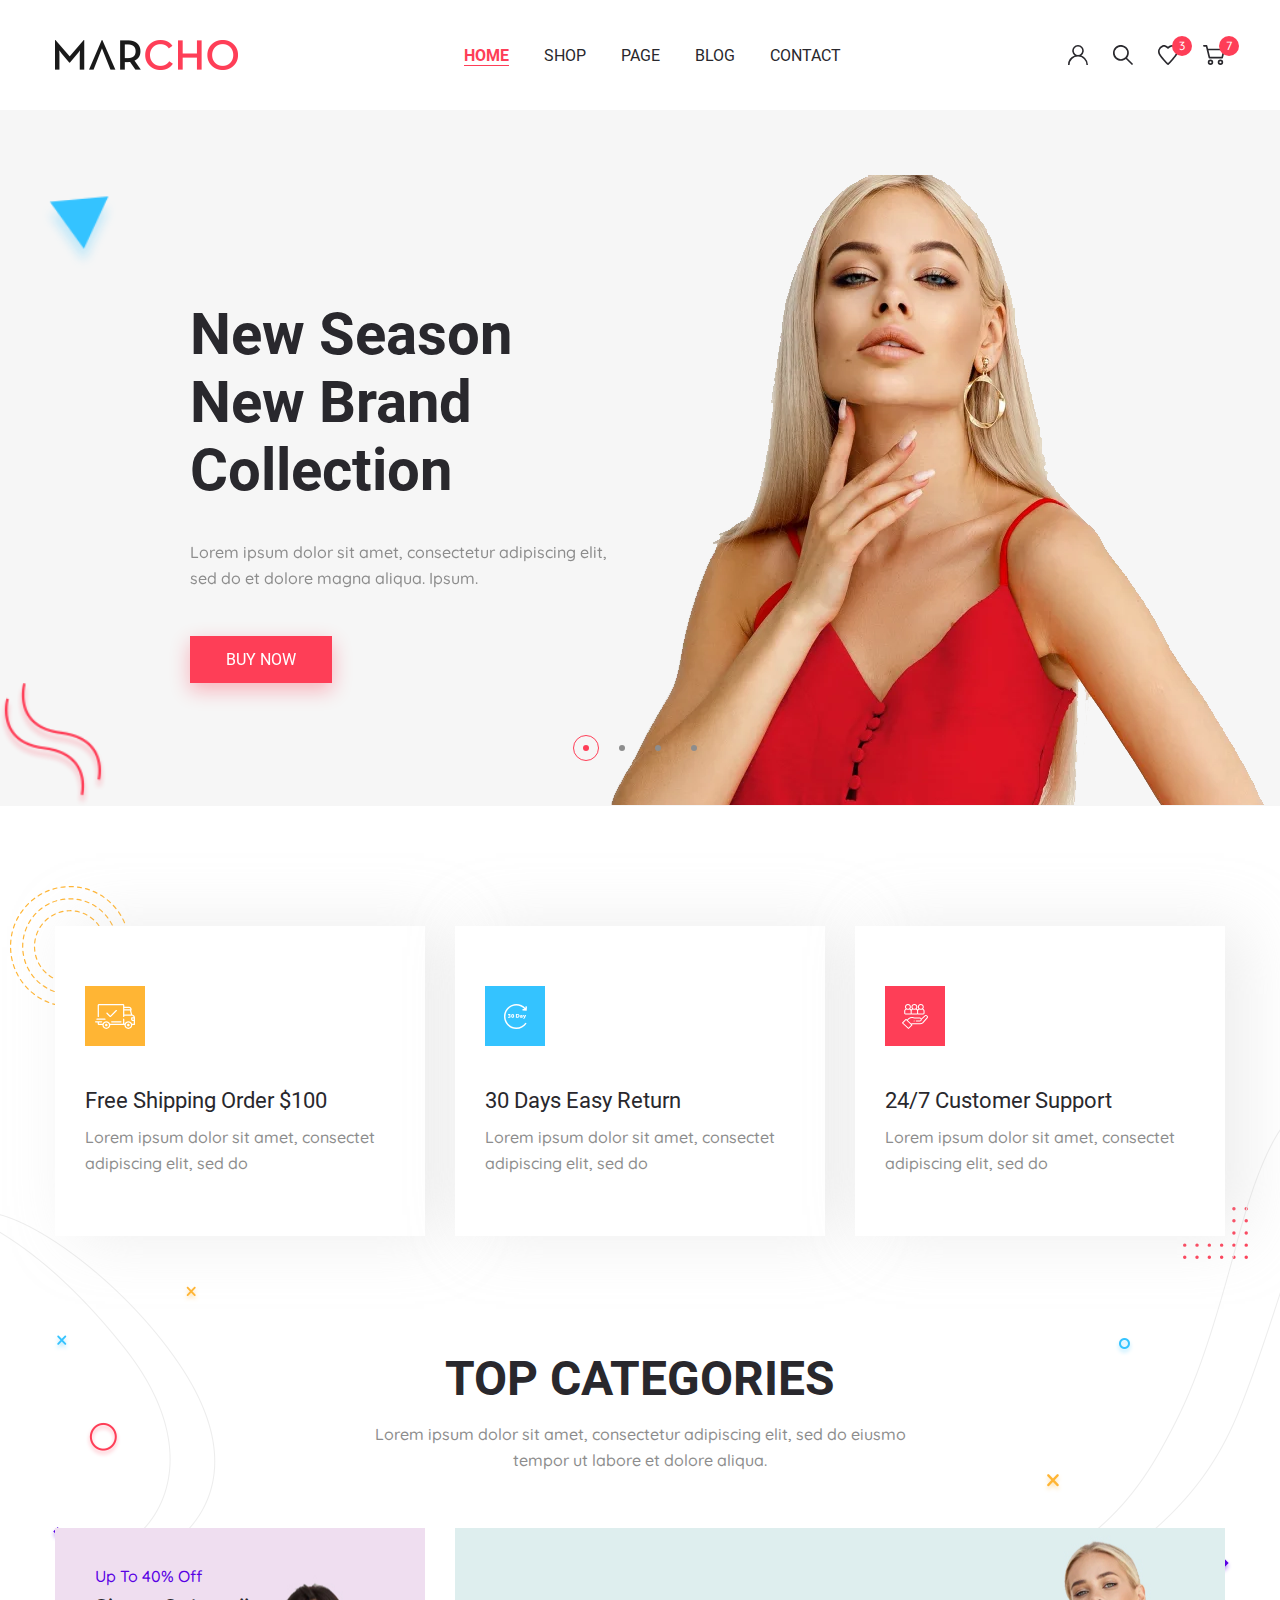
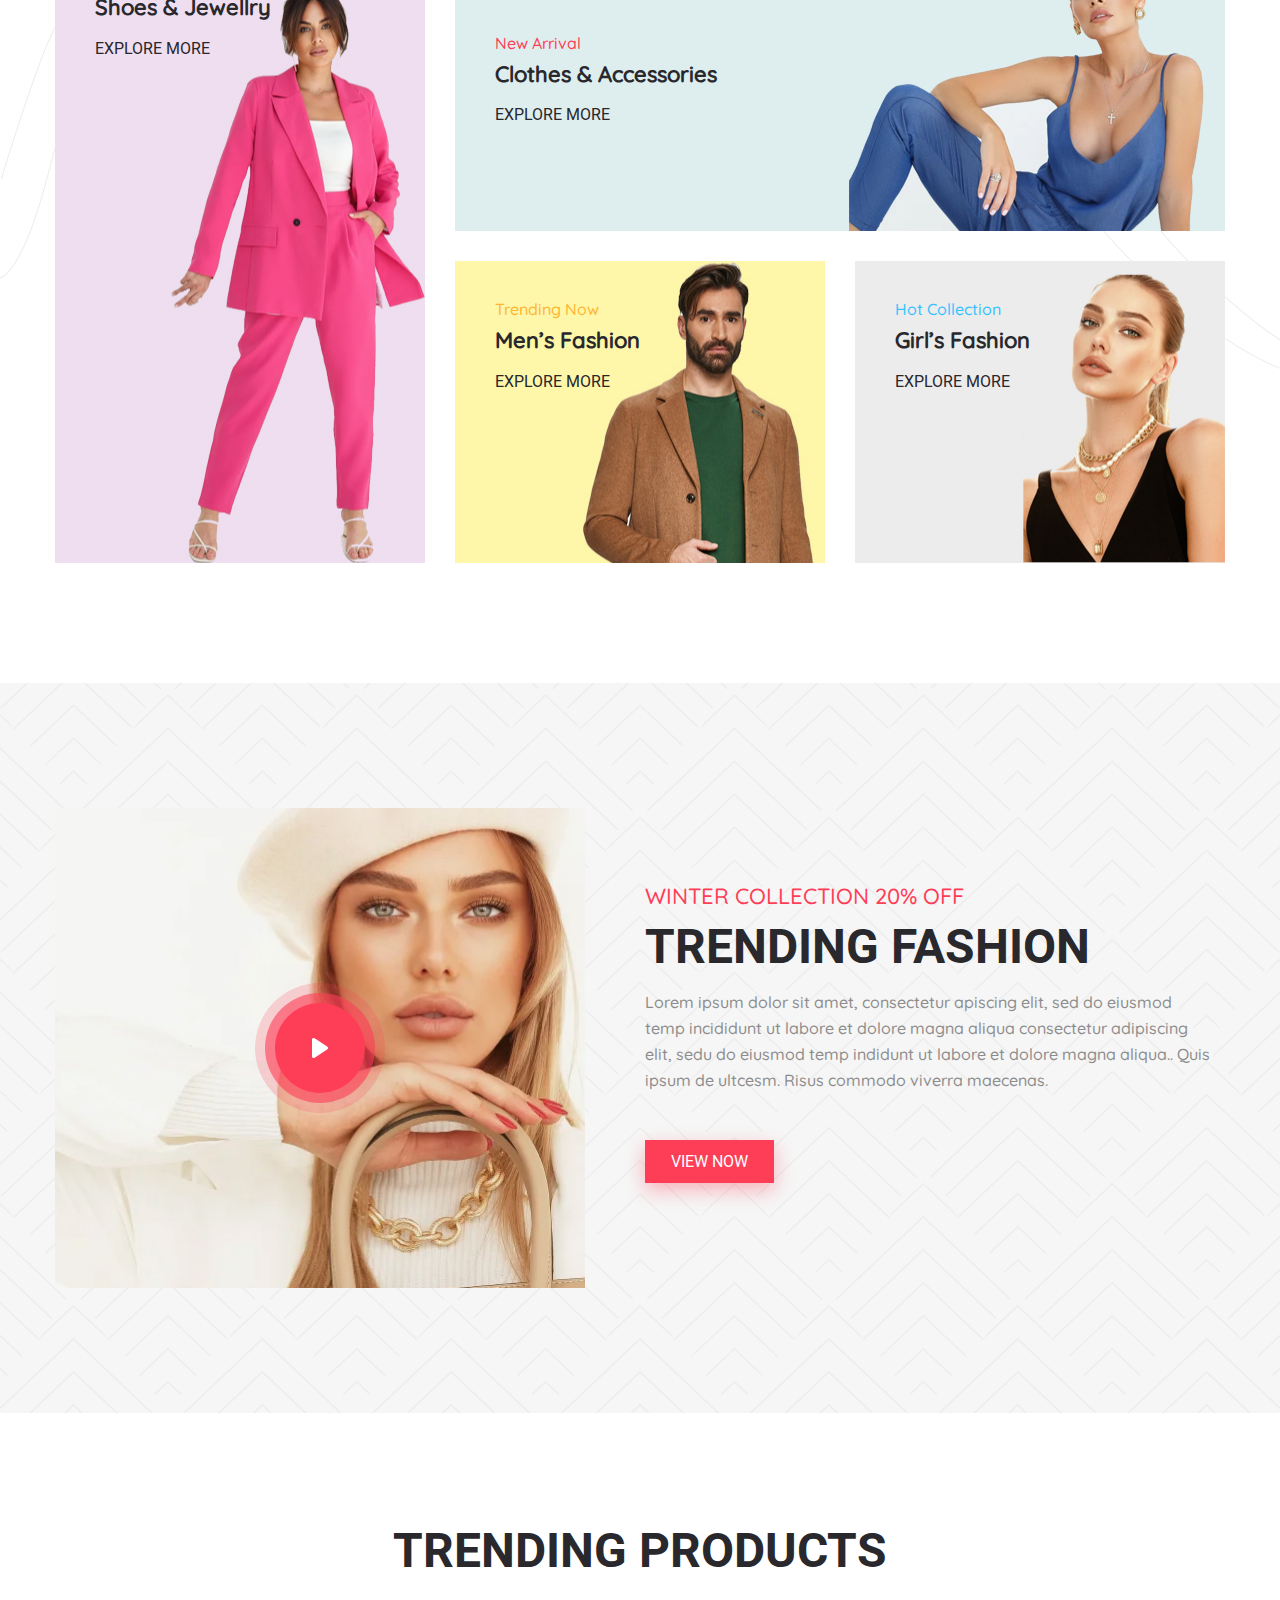
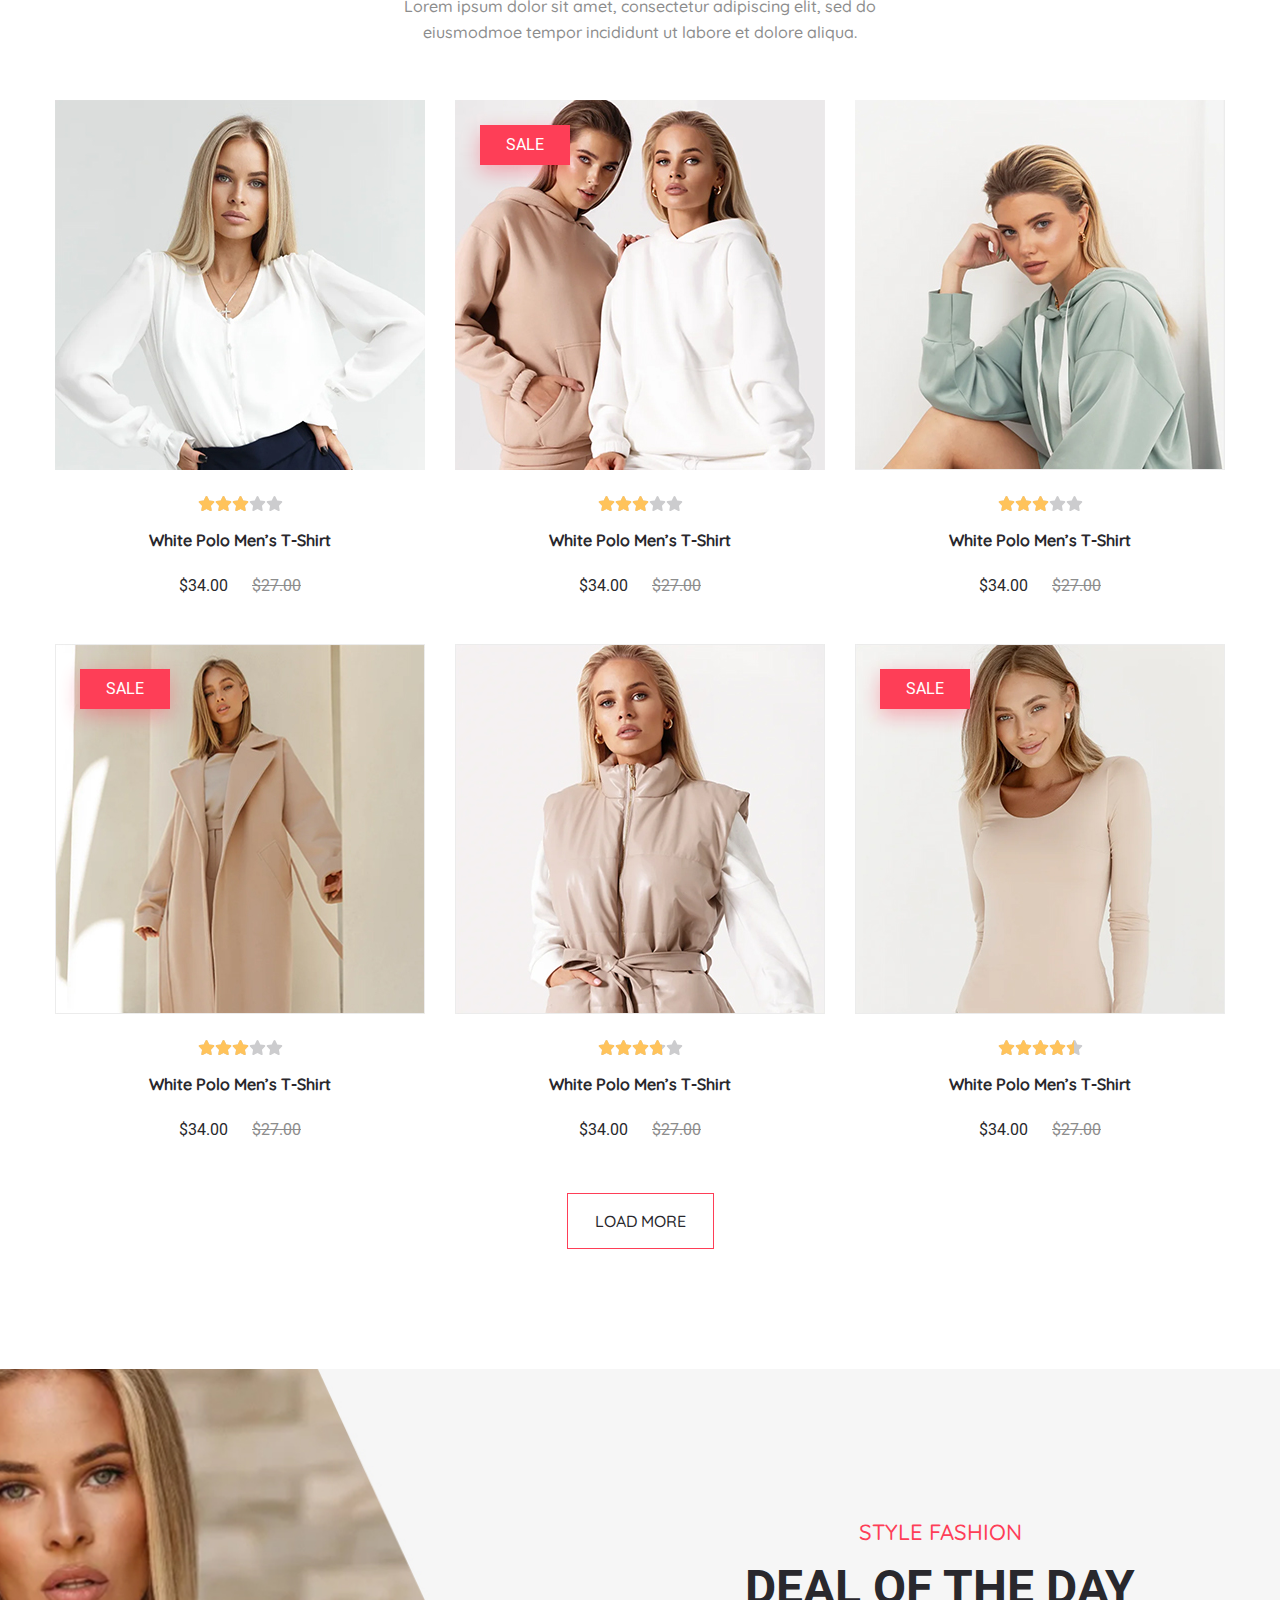
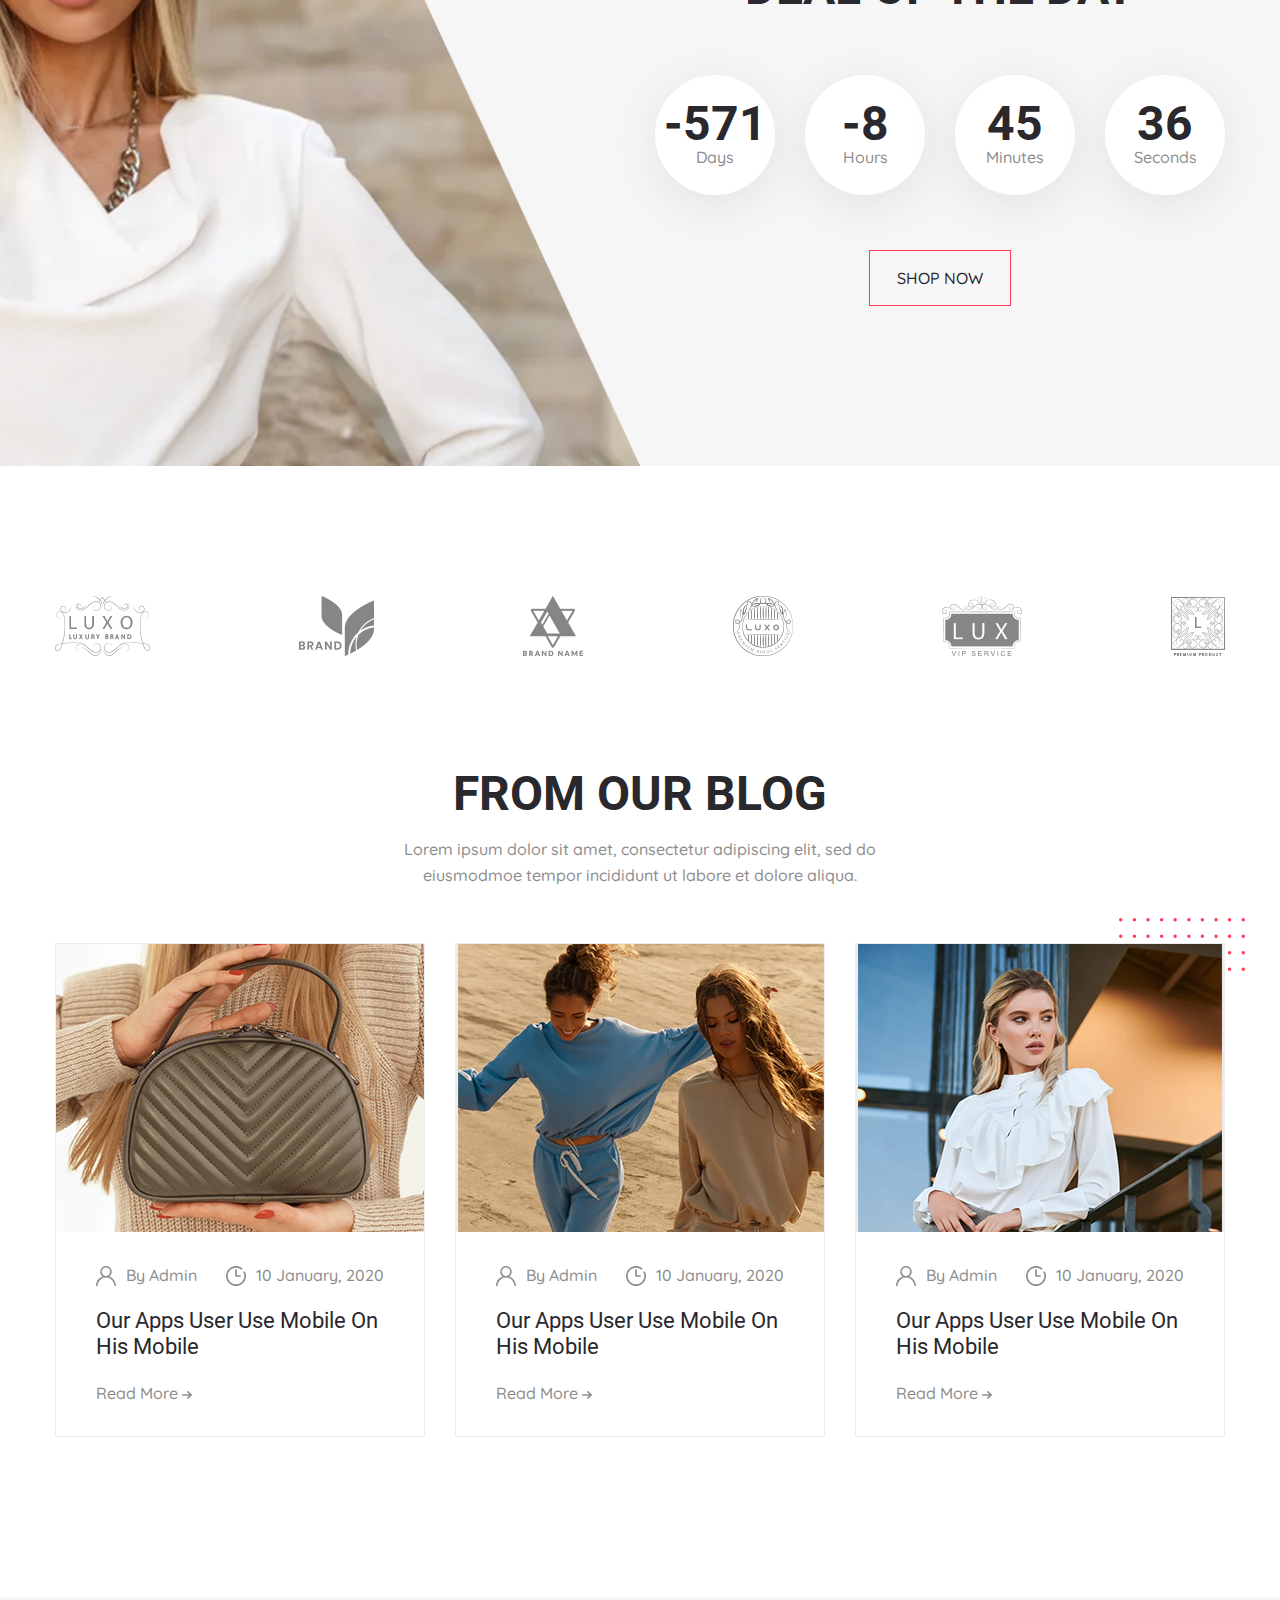
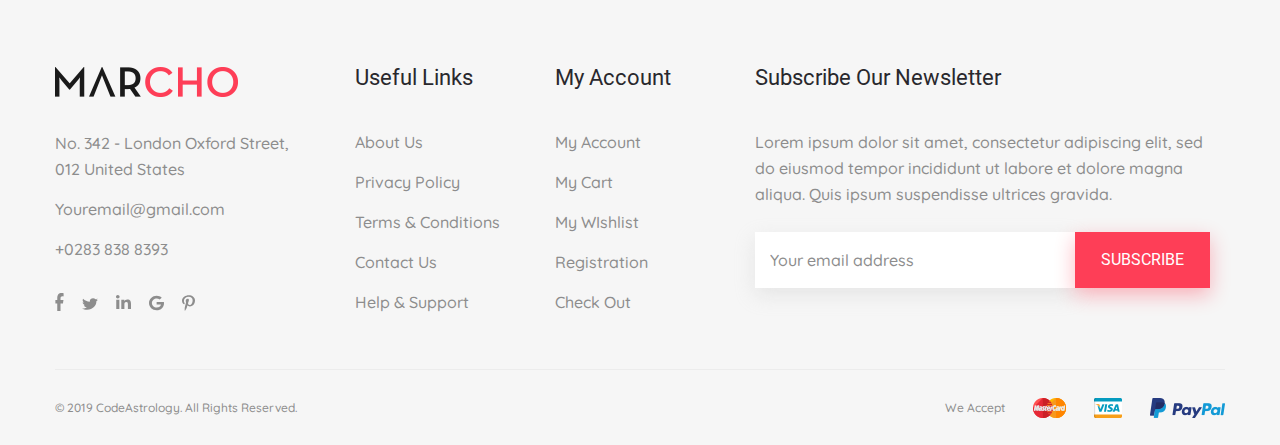
<file: index.html>
<!DOCTYPE html>
<html lang="en">

<head>
  <meta charset="UTF-8">
  <meta name="viewport" content="width=device-width, initial-scale=1.0">
  <title>Marcho</title>
  <link rel="stylesheet" href="css/index.min.css">
  <link rel="stylesheet" href="images/favicon/favicon.ico">
  <link rel="icon" href="images/favicon/favicon-16x16.png" sizes="16x16">
  <link rel="icon" href="images/favicon/favicon-32x32.png" sizes="32x32">
</head>

<body>

  <header class="header">
    <div class="container">
      <div class="header__inner">
        <a class="logo" href="#">
          <img class="logo__img" src="images/logo.png" alt="logo" />
        </a>
        <nav class="menu">
          <button class="menu__btn">
            <span></span>
          </button>
          <ul class="menu__list">
            <li class="menu__list-item">
              <a class="menu__list-link menu__list-link--active" href="index.html">HOME</a>
            </li>
            <li class="menu__list-item">
              <a class="menu__list-link" href="shop.html">SHOP</a>
            </li>
            <li class="menu__list-item">
              <a class="menu__list-link" href="products.html">PAGE</a>
            </li>
            <li class="menu__list-item">
              <a class="menu__list-link" href="blog.html">BLOG</a>
            </li>
            <li class="menu__list-item">
              <a class="menu__list-link" href="contact.html">CONTACT</a>
            </li>
          </ul>
        </nav>
        <div class="user-nav">
          <a class="user-nav__link" href="#">
            <img class="user-nav__link-img" src="images/icons/user.svg" alt="user icon" />
          </a>
          <a class="user-nav__link" href="#">
            <img class="user-nav__link-img" src="images/icons/search.svg" alt="user icon" />
          </a>
          <a class="user-nav__link" href="#">
            <img class="user-nav__link-img" src="images/icons/heart.svg" alt="user icon" />
            <span class="user-nav__num">3</span>
          </a>
          <a class="user-nav__link" href="#">
            <img class="user-nav__link-img" src="images/icons/cart.svg" alt="user icon" />
            <span class="user-nav__num">7</span>
          </a>
        </div>
      </div>
    </div>
  </header>


  <main class="main">

    <section class="top-slider">
      <div class="container top-slider__container">
        <div class="top-slider__inner">

          <div class="top-slider__item">

            <div class="top-slider__content">
              <h3 class="top-slider__title">
                New Season
                <span class="top-slider__span">New Brand Collection</span>
              </h3>
              <p class="top-slider__text">
                Lorem ipsum dolor sit amet, consectetur adipiscing elit, sed do
                et dolore magna aliqua. Ipsum.
              </p>
              <a class="top-slider__link" href="#">BUY NOW</a>
            </div>
            <img class="top-slider__img" src="images/slider/1.png" alt="slider images">

          </div>
          <div class="top-slider__item">
            <div class="top-slider__content">
              <h3 class="top-slider__title">
                New Season
                <span class="top-slider__span">New Brand Collection</span>
              </h3>
              <p class="top-slider__text">
                Lorem ipsum dolor sit amet, consectetur adipiscing elit, sed do
                et dolore magna aliqua. Ipsum.
              </p>
              <a class="top-slider__link" href="#">BUY NOW</a>
            </div>
            <img class="top-slider__img" src="images/slider/1.png" alt="slider images">

          </div>
          <div class="top-slider__item">
            <div class="top-slider__content">
              <h3 class="top-slider__title">
                New Season
                <span class="top-slider__span">New Brand Collection</span>
              </h3>
              <p class="top-slider__text">
                Lorem ipsum dolor sit amet, consectetur adipiscing elit, sed do
                et dolore magna aliqua. Ipsum.
              </p>
              <a class="top-slider__link" href="#">BUY NOW</a>
            </div>
            <img class="top-slider__img" src="images/slider/1.png" alt="slider images">

          </div>
          <div class="top-slider__item">
            <div class="top-slider__content">
              <h3 class="top-slider__title">
                New Season
                <span class="top-slider__span">New Brand Collection</span>
              </h3>
              <p class="top-slider__text">
                Lorem ipsum dolor sit amet, consectetur adipiscing elit, sed do
                et dolore magna aliqua. Ipsum.
              </p>
              <a class="top-slider__link" href="#">BUY NOW</a>
            </div>
            <img class="top-slider__img" src="images/slider/1.png" alt="slider images">

          </div>
        </div>
      </div>
    </section>

    <section class="categories-info">
      <div class="categories-info__inner">
        <div class="container">
          <ul class="info">
            <li class="info__item">
              <svg width="60px" height="60px">
                <path fill-rule="evenodd" fill="rgb(255, 181, 52)"
                  d="M-0.000,-0.000 L60.000,-0.000 L60.000,60.000 L-0.000,60.000 L-0.000,-0.000 Z" />
                <path fill-rule="evenodd" fill="rgb(255, 255, 255)"
                  d="M36.011,35.162 C36.357,35.162 36.637,35.439 36.637,35.781 C36.637,36.123 36.357,36.400 36.011,36.400 L26.657,36.400 C26.312,36.400 26.031,36.123 26.031,35.781 C26.031,35.439 26.312,35.162 26.657,35.162 L36.011,35.162 ZM25.321,31.119 C25.161,31.119 25.001,31.058 24.878,30.937 L21.538,27.637 C21.293,27.395 21.293,27.003 21.538,26.761 C21.782,26.519 22.179,26.519 22.424,26.761 L25.321,29.625 L30.891,24.121 C31.136,23.879 31.532,23.879 31.777,24.121 C32.022,24.363 32.022,24.755 31.777,24.996 L25.764,30.937 C25.642,31.058 25.481,31.119 25.321,31.119 ZM49.373,39.041 L47.325,39.041 C47.326,39.054 47.327,39.068 47.327,39.082 C47.327,41.243 45.547,43.001 43.360,43.001 C41.172,43.001 39.393,41.243 39.393,39.082 C39.393,39.068 39.394,39.054 39.394,39.041 L25.278,39.041 C25.279,39.054 25.280,39.068 25.280,39.082 C25.280,41.243 23.500,43.001 21.313,43.001 C19.125,43.001 17.346,41.243 17.346,39.082 C17.346,39.068 17.347,39.054 17.347,39.041 L13.964,39.041 C13.250,39.041 12.669,38.467 12.669,37.761 L12.669,36.400 L10.623,36.400 C10.277,36.400 9.997,36.123 9.997,35.781 C9.997,35.439 10.277,35.162 10.623,35.162 L16.636,35.162 C16.982,35.162 17.262,35.439 17.262,35.781 C17.262,36.123 16.982,36.400 16.636,36.400 L13.922,36.400 L13.922,37.761 C13.922,37.785 13.941,37.803 13.964,37.803 L17.564,37.803 C18.102,36.268 19.579,35.162 21.313,35.162 C23.047,35.162 24.524,36.268 25.061,37.803 L38.057,37.803 L38.057,33.140 C38.057,32.799 38.337,32.522 38.683,32.522 C39.029,32.522 39.310,32.799 39.310,33.140 L39.310,37.803 L39.611,37.803 C40.149,36.268 41.626,35.162 43.360,35.162 C45.094,35.162 46.571,36.268 47.109,37.803 L48.746,37.803 L48.746,35.080 L48.036,35.080 C46.954,35.080 46.074,34.210 46.074,33.140 L46.074,31.820 C46.074,31.478 46.354,31.201 46.700,31.201 L48.648,31.201 C48.383,30.389 47.611,29.799 46.702,29.798 C46.701,29.798 46.700,29.798 46.700,29.798 C46.699,29.798 46.699,29.798 46.698,29.798 L39.310,29.798 L39.310,30.500 C39.310,30.842 39.029,31.119 38.683,31.119 C38.337,31.119 38.057,30.842 38.057,30.500 L38.057,19.277 C38.057,19.255 38.038,19.236 38.015,19.236 L13.964,19.236 C13.941,19.236 13.922,19.255 13.922,19.277 L13.922,30.499 C13.922,30.842 13.641,31.119 13.296,31.119 C12.950,31.119 12.669,30.842 12.669,30.499 L12.669,19.277 C12.669,18.572 13.250,17.998 13.964,17.998 L38.015,17.998 C38.729,17.998 39.310,18.572 39.310,19.277 L39.310,20.639 L44.028,20.639 C45.478,20.639 46.659,21.805 46.659,23.239 L46.659,23.898 C46.659,24.196 46.446,24.444 46.163,24.504 L47.199,28.597 C48.782,28.836 49.999,30.190 49.999,31.820 L49.999,38.422 C49.999,38.763 49.719,39.041 49.373,39.041 ZM21.313,36.400 C19.816,36.400 18.599,37.603 18.599,39.082 C18.599,40.561 19.816,41.763 21.313,41.763 C22.809,41.763 24.027,40.561 24.027,39.082 C24.027,37.603 22.809,36.400 21.313,36.400 ZM43.360,36.400 C41.863,36.400 40.646,37.603 40.646,39.082 C40.646,40.561 41.863,41.763 43.360,41.763 C44.856,41.763 46.074,40.561 46.074,39.082 C46.074,37.603 44.856,36.400 43.360,36.400 ZM45.406,23.239 C45.406,22.487 44.788,21.877 44.028,21.877 L39.310,21.877 L39.310,23.279 L45.406,23.279 L45.406,23.239 ZM44.875,24.517 L39.310,24.517 L39.310,28.561 L45.898,28.561 L44.875,24.517 ZM48.746,32.439 L47.327,32.439 L47.327,33.140 C47.327,33.527 47.645,33.842 48.036,33.842 L48.746,33.842 L48.746,32.439 ZM43.360,40.361 C42.646,40.361 42.065,39.787 42.065,39.082 C42.065,38.376 42.646,37.803 43.360,37.803 C44.074,37.803 44.654,38.376 44.654,39.082 C44.654,39.787 44.074,40.361 43.360,40.361 ZM21.313,40.361 C20.599,40.361 20.018,39.787 20.018,39.082 C20.018,38.376 20.599,37.803 21.313,37.803 C22.027,37.803 22.607,38.376 22.607,39.082 C22.607,39.787 22.027,40.361 21.313,40.361 ZM20.603,33.140 C20.603,33.482 20.322,33.760 19.977,33.760 L11.959,33.760 C11.613,33.760 11.333,33.482 11.333,33.140 C11.333,32.799 11.613,32.522 11.959,32.522 L19.977,32.522 C20.322,32.522 20.603,32.799 20.603,33.140 Z" />
              </svg>
              <h4 class="info__item-title">Free Shipping Order $100</h4>
              <p class="info__item-text">Lorem ipsum dolor sit amet, consectet adipiscing elit, sed do </p>
            </li>
            <li class="info__item">
              <svg width="60px" height="60px">
                <path fill-rule="evenodd" fill="rgb(52, 195, 255)"
                  d="M-0.000,-0.000 L60.000,-0.000 L60.000,60.000 L-0.000,60.000 L-0.000,-0.000 Z" />
                <path fill-rule="evenodd" fill="rgb(255, 255, 255)"
                  d="M25.707,30.720 C25.707,31.424 25.050,31.834 24.096,31.834 C23.549,31.834 23.094,31.701 22.853,31.546 L23.067,30.776 C23.214,30.848 23.620,31.020 24.014,31.020 C24.370,31.020 24.622,30.914 24.622,30.654 C24.622,30.388 24.321,30.244 23.998,30.244 L23.538,30.244 L23.538,29.507 L23.981,29.507 C24.222,29.507 24.535,29.429 24.535,29.197 C24.535,29.025 24.359,28.909 24.025,28.909 C23.680,28.909 23.308,29.064 23.165,29.142 L22.946,28.399 C23.198,28.244 23.697,28.100 24.255,28.100 C25.077,28.100 25.587,28.488 25.587,29.025 C25.587,29.413 25.373,29.712 24.891,29.867 L24.891,29.878 C25.335,29.933 25.707,30.255 25.707,30.720 ZM27.684,31.834 C26.616,31.834 26.189,30.953 26.189,29.967 C26.189,28.986 26.616,28.100 27.690,28.100 C28.764,28.100 29.191,28.986 29.191,29.967 C29.191,30.953 28.764,31.834 27.690,31.834 L27.684,31.834 ZM28.161,29.967 C28.161,29.202 27.975,28.859 27.690,28.859 C27.405,28.859 27.219,29.202 27.219,29.967 C27.219,30.731 27.405,31.080 27.690,31.080 L27.695,31.080 C27.975,31.080 28.161,30.731 28.161,29.967 ZM31.974,31.812 C31.426,31.812 31.081,31.779 30.878,31.746 L30.878,28.083 C31.234,28.028 31.700,28.000 32.176,28.000 C32.954,28.000 33.431,28.116 33.836,28.377 C34.269,28.653 34.570,29.108 34.570,29.790 C34.570,30.565 34.252,31.036 33.891,31.314 C33.436,31.662 32.751,31.812 31.974,31.812 ZM32.275,28.792 C32.083,28.792 31.968,28.809 31.913,28.820 L31.913,30.997 C31.974,31.009 32.078,31.009 32.154,31.009 C32.910,31.020 33.464,30.660 33.464,29.845 C33.464,29.103 32.943,28.792 32.275,28.792 ZM36.137,29.668 C35.835,29.668 35.496,29.784 35.320,29.883 L35.140,29.230 C35.315,29.136 35.715,28.975 36.317,28.975 C37.243,28.975 37.638,29.446 37.638,30.177 L37.638,31.092 C37.638,31.380 37.654,31.645 37.682,31.768 L36.750,31.768 L36.695,31.535 L36.674,31.535 C36.476,31.757 36.191,31.834 35.885,31.834 C35.293,31.834 34.942,31.419 34.942,30.976 C34.942,30.244 35.589,29.906 36.608,29.906 L36.608,29.889 C36.608,29.790 36.542,29.668 36.137,29.668 ZM35.967,30.875 C35.967,31.031 36.071,31.120 36.263,31.120 C36.422,31.120 36.586,30.997 36.630,30.837 C36.641,30.792 36.641,30.737 36.641,30.687 L36.641,30.538 C36.186,30.538 35.967,30.654 35.967,30.875 ZM37.928,29.041 L39.084,29.041 L39.440,30.222 C39.484,30.377 39.538,30.598 39.577,30.731 L39.599,30.731 C39.637,30.587 39.681,30.366 39.714,30.222 L39.982,29.041 L41.111,29.041 L40.541,30.598 C40.042,31.978 39.747,32.372 39.451,32.616 C39.122,32.887 38.771,32.976 38.481,32.998 L38.289,32.123 C38.382,32.117 38.498,32.089 38.624,32.045 C38.760,32.000 38.908,31.879 38.974,31.801 C39.007,31.763 39.029,31.712 39.029,31.673 C39.029,31.640 39.023,31.596 38.985,31.513 L37.928,29.041 ZM41.692,24.719 L37.458,24.407 L37.564,22.940 L39.415,23.077 C37.361,20.795 34.450,19.470 31.358,19.470 C25.346,19.470 20.454,24.417 20.454,30.498 C20.454,36.580 25.346,41.528 31.358,41.528 C34.994,41.528 38.379,39.698 40.416,36.632 L41.623,37.453 C39.316,40.926 35.479,42.999 31.358,42.999 C24.544,42.999 19.000,37.392 19.000,30.498 C19.000,23.606 24.544,17.998 31.358,17.998 C34.832,17.998 38.104,19.472 40.428,22.016 L40.549,20.331 L42.000,20.438 L41.692,24.719 Z" />
              </svg>
              <h4 class="info__item-title">30 Days Easy Return</h4>
              <p class="info__item-text">Lorem ipsum dolor sit amet, consectet adipiscing elit, sed do </p>
            </li>
            <li class="info__item">
              <svg width="60px" height="60px">
                <path fill-rule="evenodd" fill="rgb(254, 62, 87)"
                  d="M0.000,-0.000 L60.000,-0.000 L60.000,60.000 L0.000,60.000 L0.000,-0.000 Z" />
                <path fill-rule="evenodd" fill="rgb(255, 255, 255)"
                  d="M42.495,32.209 L38.346,36.974 C38.155,37.194 37.936,37.389 37.694,37.553 C37.688,37.556 37.682,37.560 37.677,37.563 C37.001,37.985 36.152,38.199 35.151,38.199 L28.995,38.199 C28.571,38.199 28.143,38.222 27.721,38.271 L27.025,38.347 L27.329,38.636 C27.426,38.727 27.483,38.854 27.485,38.986 C27.488,39.119 27.435,39.251 27.339,39.346 L23.846,42.846 C23.745,42.946 23.612,42.997 23.479,42.997 C23.352,42.997 23.226,42.951 23.127,42.859 L17.161,37.313 C17.063,37.221 17.006,37.095 17.003,36.962 C17.000,36.829 17.051,36.700 17.146,36.605 L20.673,33.029 C20.768,32.933 20.902,32.877 21.039,32.876 C21.041,32.876 21.041,32.876 21.043,32.876 C21.176,32.876 21.305,32.927 21.401,33.018 L22.126,33.706 C22.404,33.323 22.845,32.801 23.448,32.319 C24.932,31.137 26.688,30.774 28.526,31.271 C29.231,31.461 29.975,31.557 30.738,31.557 L34.784,31.557 C35.373,31.557 35.893,31.784 36.248,32.197 C36.321,32.281 36.387,32.372 36.444,32.468 L39.334,29.676 C39.757,29.262 40.325,29.052 40.932,29.082 C41.465,29.109 41.995,29.326 42.384,29.676 C43.160,30.376 43.205,31.393 42.495,32.209 ZM21.055,34.082 L18.239,36.936 L23.466,41.796 L26.251,39.006 L21.055,34.082 ZM41.691,30.411 C41.275,30.036 40.531,29.920 40.056,30.384 L36.727,33.601 C36.712,34.081 36.543,34.531 36.245,34.873 C35.887,35.284 35.363,35.511 34.768,35.511 L31.246,35.511 C30.963,35.511 30.734,35.288 30.734,35.011 C30.734,34.736 30.963,34.512 31.246,34.512 L34.768,34.512 C35.066,34.512 35.300,34.416 35.465,34.226 C35.618,34.052 35.705,33.799 35.705,33.533 C35.705,33.171 35.511,32.556 34.784,32.556 L30.738,32.556 C29.883,32.556 29.047,32.447 28.253,32.233 C26.727,31.820 25.328,32.110 24.095,33.093 C23.502,33.566 23.092,34.087 22.870,34.409 L26.075,37.446 L27.605,37.278 C28.064,37.226 28.532,37.200 28.995,37.200 L35.151,37.200 C35.949,37.200 36.611,37.041 37.118,36.728 C37.284,36.614 37.435,36.479 37.567,36.328 L41.715,31.562 C42.195,31.012 41.906,30.604 41.691,30.411 ZM29.275,35.499 C29.236,35.508 29.196,35.513 29.157,35.513 C28.926,35.513 28.716,35.357 28.660,35.127 L28.655,35.106 C28.591,34.838 28.762,34.569 29.037,34.507 C29.312,34.444 29.587,34.611 29.651,34.879 L29.656,34.899 C29.720,35.168 29.550,35.436 29.275,35.499 ZM38.315,28.533 L33.332,28.533 C33.060,28.533 32.809,28.448 32.605,28.301 C32.401,28.448 32.150,28.533 31.879,28.533 L26.896,28.533 C26.624,28.533 26.373,28.448 26.169,28.301 C25.964,28.448 25.713,28.533 25.442,28.533 L20.459,28.533 C19.777,28.533 19.221,27.991 19.221,27.324 L19.221,25.056 C19.221,24.037 19.805,23.151 20.680,22.715 C20.256,22.216 20.001,21.576 20.001,20.878 C20.001,19.291 21.324,17.998 22.950,17.998 C24.577,17.998 25.900,19.291 25.900,20.878 C25.900,21.576 25.645,22.216 25.222,22.714 C25.599,22.903 25.923,23.176 26.169,23.507 C26.414,23.176 26.738,22.903 27.116,22.715 C26.692,22.216 26.437,21.576 26.437,20.878 C26.437,19.291 27.760,17.998 29.387,17.998 C31.013,17.998 32.337,19.291 32.337,20.878 C32.337,21.576 32.082,22.216 31.658,22.714 C32.036,22.903 32.359,23.176 32.605,23.507 C32.851,23.176 33.174,22.903 33.552,22.714 C33.128,22.216 32.873,21.576 32.873,20.878 C32.873,19.291 34.197,17.998 35.823,17.998 C37.450,17.998 38.773,19.291 38.773,20.878 C38.773,21.576 38.518,22.216 38.094,22.714 C38.969,23.151 39.553,24.036 39.553,25.055 L39.553,27.324 C39.553,27.991 38.997,28.533 38.315,28.533 ZM22.951,18.997 C21.888,18.997 21.024,19.841 21.024,20.878 C21.024,21.916 21.888,22.760 22.951,22.760 C24.013,22.760 24.878,21.916 24.878,20.878 C24.878,19.841 24.013,18.997 22.951,18.997 ZM25.658,25.055 C25.658,24.253 25.074,23.584 24.279,23.449 C23.879,23.646 23.428,23.759 22.951,23.759 C22.473,23.759 22.022,23.646 21.622,23.449 C20.828,23.584 20.244,24.253 20.244,25.055 L20.244,27.324 C20.244,27.440 20.340,27.535 20.459,27.535 L25.442,27.535 C25.561,27.535 25.658,27.440 25.658,27.324 L25.658,25.055 ZM29.387,18.997 C28.324,18.997 27.460,19.841 27.460,20.878 C27.460,21.916 28.324,22.760 29.387,22.760 C30.450,22.760 31.314,21.916 31.314,20.878 C31.314,19.841 30.450,18.997 29.387,18.997 ZM32.094,25.055 C32.094,24.253 31.510,23.584 30.715,23.449 C30.316,23.646 29.865,23.759 29.387,23.759 C28.909,23.759 28.458,23.646 28.059,23.449 C27.264,23.584 26.680,24.253 26.680,25.055 L26.680,27.324 C26.680,27.440 26.777,27.535 26.896,27.535 L31.879,27.535 C31.997,27.535 32.094,27.440 32.094,27.324 L32.094,25.055 ZM35.823,18.997 C34.761,18.997 33.896,19.841 33.896,20.878 C33.896,21.916 34.761,22.760 35.823,22.760 C36.886,22.760 37.750,21.916 37.750,20.878 C37.750,19.841 36.886,18.997 35.823,18.997 ZM38.530,25.055 C38.530,24.253 37.946,23.584 37.152,23.449 C36.752,23.646 36.301,23.759 35.823,23.759 C35.346,23.759 34.894,23.646 34.495,23.449 C33.700,23.584 33.116,24.253 33.117,25.055 L33.117,27.324 C33.117,27.440 33.213,27.535 33.332,27.535 L38.315,27.535 C38.433,27.535 38.530,27.440 38.530,27.324 L38.530,25.055 Z" />
              </svg>
              <h4 class="info__item-title">24/7 Customer Support</h4>
              <p class="info__item-text">Lorem ipsum dolor sit amet, consectet adipiscing elit, sed do </p>
            </li>
          </ul>

          <div class="categories">
            <h2 class="title">TOP CATEGORIES</h2>
            <div class="text">
              Lorem ipsum dolor sit amet, consectetur adipiscing elit, sed do eiusmo tempor ut labore et
              dolore aliqua.
            </div>
            <ul class="categories__items">
              <li class="categories__item" style="background-image: url('images/content/categories/jewellry.jpg');">
                <p class="categories__item-subtitle">
                  Up To 40% Off
                </p>
                <h4 class="categories__item-title">Shoes & Jewellry</h4>
                <a class="categories__item-link" href="#">explore more</a>
              </li>
              <li class="categories__item" style="background-image: url('images/content/categories/accessories.jpg');">
                <p class="categories__item-subtitle">
                  New Arrival
                </p>
                <h4 class="categories__item-title">Clothes & Accessories</h4>
                <a class="categories__item-link" href="#">explore more</a>
              </li>
              <li class="categories__item" style="background-image: url('images/content/categories/men.jpg');">
                <p class="categories__item-subtitle">
                  Trending Now
                </p>
                <h4 class="categories__item-title">Men’s Fashion</h4>
                <a class="categories__item-link" href="#">explore more</a>
              </li>
              <li class="categories__item" style="background-image: url('images/content/categories/Girl.jpg');">
                <p class="categories__item-subtitle">
                  Hot Collection
                </p>
                <h4 class="categories__item-title">Girl’s Fashion</h4>
                <a class="categories__item-link" href="#">explore more</a>
              </li>

            </ul>
          </div>
        </div>
      </div>
    </section>

    <section class="video-fashion">
      <div class="container">
        <div class="video-fashion__inner">
          <div class="video-fashion__popup" style="background-image:url('images/fashion-video.jpg')">
            <a class="video-fashion__play" data-fancybox href="https://www.youtube.com/watch?v=z2X2HaTvkl8"
              data-width="640" data-height="360">
              <img src="images/icons/play-btn.svg" alt="video play button ">
            </a>
          </div>

          <div class="video-fashion__content">
            <p class="video-fashion__subtitle">
              Winter Collection 20% Off
            </p>
            <h3 class="title video-fashion__title">
              TRENDING FASHION
            </h3>
            <p class="video-fashion__text">
              Lorem ipsum dolor sit amet, consectetur apiscing elit, sed do eiusmod temp incididunt ut labore et dolore
              magna aliqua consectetur adipiscing elit, sedu do eiusmod temp indidunt ut labore et dolore magna aliqua..
              Quis ipsum de ultcesm. Risus commodo viverra maecenas.
            </p>
            <a class="video-fashion__link" href="#">
              View Now
            </a>
          </div>

        </div>
      </div>
    </section>

    <section class="product">
      <div class="container">
        <h3 class="title">
          TRENDING PRODUCTS
        </h3>
        <p class="text">
          Lorem ipsum dolor sit amet, consectetur adipiscing elit, sed do eiusmodmoe tempor incididunt ut labore et
          dolore aliqua.
        </p>
        <div class="product__items">

          <div class="product-item">
            <div class="product-item__img-box">
              <img class="product-item__images" src="images/product/1.jpg" alt="product">
              <div class="product-item__link-box">
                <a class="product-item__link" href="#">
                  <svg width="19px" height="20px">
                    <path fill-rule="evenodd" fill="rgb(41, 40, 45)"
                      d="M18.709,18.219 L14.028,13.269 C15.231,11.813 15.891,9.982 15.891,8.075 C15.891,3.622 12.328,-0.002 7.947,-0.002 C3.568,-0.002 0.005,3.622 0.005,8.075 C0.005,12.529 3.568,16.153 7.947,16.153 C9.591,16.153 11.160,15.649 12.498,14.690 L17.216,19.680 C17.414,19.890 17.678,20.004 17.964,20.004 C18.232,20.004 18.486,19.899 18.680,19.710 C19.093,19.307 19.105,18.639 18.709,18.219 L18.709,18.219 ZM7.947,2.106 C11.185,2.106 13.819,4.785 13.819,8.075 C13.819,11.367 11.185,14.046 7.947,14.046 C4.711,14.046 2.078,11.367 2.078,8.075 C2.078,4.785 4.711,2.106 7.947,2.106 L7.947,2.106 Z" />
                  </svg>
                </a>
                <a class="product-item__link product-item__link--line" href="#">
                  <svg width="16px" height="20px">
                    <path fill-rule="evenodd" fill="rgb(41, 40, 45)"
                      d="M15.999,17.294 L14.854,4.396 C14.830,4.109 14.589,3.892 14.307,3.892 L11.953,3.892 C11.920,1.740 10.163,0.002 8.005,0.002 C5.847,0.002 4.090,1.740 4.057,3.892 L1.703,3.892 C1.417,3.892 1.180,4.109 1.156,4.396 L0.011,17.294 C0.011,17.311 0.007,17.327 0.007,17.343 C0.007,18.812 1.352,20.006 3.007,20.006 L13.003,20.006 C14.658,20.006 16.003,18.812 16.003,17.343 C16.003,17.327 16.003,17.311 15.999,17.294 L15.999,17.294 ZM8.005,1.106 C9.554,1.106 10.817,2.350 10.849,3.892 L5.161,3.892 C5.193,2.350 6.456,1.106 8.005,1.106 L8.005,1.106 ZM13.003,18.902 L3.007,18.902 C1.969,18.902 1.127,18.215 1.111,17.368 L2.206,5.001 L4.053,5.001 L4.053,6.678 C4.053,6.985 4.298,7.230 4.605,7.230 C4.911,7.230 5.157,6.985 5.157,6.678 L5.157,5.001 L10.849,5.001 L10.849,6.678 C10.849,6.985 11.095,7.230 11.401,7.230 C11.708,7.230 11.953,6.985 11.953,6.678 L11.953,5.001 L13.800,5.001 L14.899,17.368 C14.883,18.215 14.037,18.902 13.003,18.902 L13.003,18.902 Z" />
                  </svg>
                </a>
                <a class="product-item__link" href="#">
                  <svg width="23px" height="20px">
                    <path fill-rule="evenodd" fill="rgb(41, 40, 45)"
                      d="M16.894,-0.001 C14.470,-0.001 12.935,1.423 12.074,2.618 C11.851,2.929 11.661,3.239 11.501,3.532 C11.342,3.239 11.152,2.929 10.928,2.618 C10.068,1.423 8.533,-0.001 6.108,-0.001 C4.384,-0.001 2.810,0.697 1.675,1.964 C0.593,3.172 -0.004,4.791 -0.004,6.521 C-0.004,8.405 0.744,10.157 2.349,12.034 C3.783,13.713 5.847,15.443 8.236,17.447 C9.127,18.193 10.047,18.965 11.028,19.809 L11.057,19.834 C11.184,19.944 11.343,19.999 11.501,19.999 C11.660,19.999 11.818,19.944 11.945,19.834 L11.975,19.809 C12.955,18.965 13.876,18.193 14.766,17.447 C17.156,15.443 19.219,13.713 20.653,12.034 C22.258,10.157 23.006,8.405 23.006,6.521 C23.006,4.791 22.410,3.172 21.327,1.964 C20.192,0.696 18.618,-0.001 16.894,-0.001 ZM13.892,16.437 C13.124,17.080 12.334,17.743 11.501,18.455 C10.668,17.743 9.878,17.081 9.111,16.437 C4.434,12.516 1.345,9.926 1.345,6.521 C1.345,5.114 1.821,3.806 2.687,2.840 C3.562,1.863 4.777,1.325 6.108,1.325 C7.957,1.325 9.151,2.445 9.828,3.385 C10.435,4.228 10.752,5.078 10.860,5.404 C10.951,5.677 11.209,5.862 11.501,5.862 C11.793,5.862 12.052,5.677 12.142,5.404 C12.250,5.078 12.567,4.228 13.174,3.385 C13.851,2.445 15.046,1.325 16.894,1.325 C18.225,1.325 19.440,1.863 20.316,2.840 C21.181,3.806 21.658,5.114 21.658,6.521 C21.658,9.926 18.568,12.516 13.892,16.437 Z" />
                  </svg>
                </a>
              </div>
            </div>

            <div class="product-item__wrapper-box">
              <div class="product-item__box">
                <div class="star" data-rateyo-rating="3"></div>
                <h4 class="product-item__title">
                  White Polo Men’s T-Shirt
                </h4>
                <div class="product-item__price">
                  <div class="product-item__new-price">$34.00</div>
                  <div class="product-item__old-price">$27.00</div>
                </div>
              </div>
              <div class="product-item__content-box">
                <p class="product-item__text">
                  Lorem ipsum dolor sit amet, adipiscing elit, sed de eusmod utlitoi labore et dolore magna aliqua.
                </p>
                <button class="product-item__btn">Add to cart</button>
              </div>
            </div>

          </div>

          <div class="product-item product-item--sale">
            <div class="product-item__img-box">
              <img class="product-item__images" src="images/product/2.jpg" alt="product">
              <div class="product-item__link-box">
                <a class="product-item__link" href="#">
                  <svg width="19px" height="20px">
                    <path fill-rule="evenodd" fill="rgb(41, 40, 45)"
                      d="M18.709,18.219 L14.028,13.269 C15.231,11.813 15.891,9.982 15.891,8.075 C15.891,3.622 12.328,-0.002 7.947,-0.002 C3.568,-0.002 0.005,3.622 0.005,8.075 C0.005,12.529 3.568,16.153 7.947,16.153 C9.591,16.153 11.160,15.649 12.498,14.690 L17.216,19.680 C17.414,19.890 17.678,20.004 17.964,20.004 C18.232,20.004 18.486,19.899 18.680,19.710 C19.093,19.307 19.105,18.639 18.709,18.219 L18.709,18.219 ZM7.947,2.106 C11.185,2.106 13.819,4.785 13.819,8.075 C13.819,11.367 11.185,14.046 7.947,14.046 C4.711,14.046 2.078,11.367 2.078,8.075 C2.078,4.785 4.711,2.106 7.947,2.106 L7.947,2.106 Z" />
                  </svg>
                </a>
                <a class="product-item__link product-item__link--line" href="#">
                  <svg width="16px" height="20px">
                    <path fill-rule="evenodd" fill="rgb(41, 40, 45)"
                      d="M15.999,17.294 L14.854,4.396 C14.830,4.109 14.589,3.892 14.307,3.892 L11.953,3.892 C11.920,1.740 10.163,0.002 8.005,0.002 C5.847,0.002 4.090,1.740 4.057,3.892 L1.703,3.892 C1.417,3.892 1.180,4.109 1.156,4.396 L0.011,17.294 C0.011,17.311 0.007,17.327 0.007,17.343 C0.007,18.812 1.352,20.006 3.007,20.006 L13.003,20.006 C14.658,20.006 16.003,18.812 16.003,17.343 C16.003,17.327 16.003,17.311 15.999,17.294 L15.999,17.294 ZM8.005,1.106 C9.554,1.106 10.817,2.350 10.849,3.892 L5.161,3.892 C5.193,2.350 6.456,1.106 8.005,1.106 L8.005,1.106 ZM13.003,18.902 L3.007,18.902 C1.969,18.902 1.127,18.215 1.111,17.368 L2.206,5.001 L4.053,5.001 L4.053,6.678 C4.053,6.985 4.298,7.230 4.605,7.230 C4.911,7.230 5.157,6.985 5.157,6.678 L5.157,5.001 L10.849,5.001 L10.849,6.678 C10.849,6.985 11.095,7.230 11.401,7.230 C11.708,7.230 11.953,6.985 11.953,6.678 L11.953,5.001 L13.800,5.001 L14.899,17.368 C14.883,18.215 14.037,18.902 13.003,18.902 L13.003,18.902 Z" />
                  </svg>
                </a>
                <a class="product-item__link" href="#">
                  <svg width="23px" height="20px">
                    <path fill-rule="evenodd" fill="rgb(41, 40, 45)"
                      d="M16.894,-0.001 C14.470,-0.001 12.935,1.423 12.074,2.618 C11.851,2.929 11.661,3.239 11.501,3.532 C11.342,3.239 11.152,2.929 10.928,2.618 C10.068,1.423 8.533,-0.001 6.108,-0.001 C4.384,-0.001 2.810,0.697 1.675,1.964 C0.593,3.172 -0.004,4.791 -0.004,6.521 C-0.004,8.405 0.744,10.157 2.349,12.034 C3.783,13.713 5.847,15.443 8.236,17.447 C9.127,18.193 10.047,18.965 11.028,19.809 L11.057,19.834 C11.184,19.944 11.343,19.999 11.501,19.999 C11.660,19.999 11.818,19.944 11.945,19.834 L11.975,19.809 C12.955,18.965 13.876,18.193 14.766,17.447 C17.156,15.443 19.219,13.713 20.653,12.034 C22.258,10.157 23.006,8.405 23.006,6.521 C23.006,4.791 22.410,3.172 21.327,1.964 C20.192,0.696 18.618,-0.001 16.894,-0.001 ZM13.892,16.437 C13.124,17.080 12.334,17.743 11.501,18.455 C10.668,17.743 9.878,17.081 9.111,16.437 C4.434,12.516 1.345,9.926 1.345,6.521 C1.345,5.114 1.821,3.806 2.687,2.840 C3.562,1.863 4.777,1.325 6.108,1.325 C7.957,1.325 9.151,2.445 9.828,3.385 C10.435,4.228 10.752,5.078 10.860,5.404 C10.951,5.677 11.209,5.862 11.501,5.862 C11.793,5.862 12.052,5.677 12.142,5.404 C12.250,5.078 12.567,4.228 13.174,3.385 C13.851,2.445 15.046,1.325 16.894,1.325 C18.225,1.325 19.440,1.863 20.316,2.840 C21.181,3.806 21.658,5.114 21.658,6.521 C21.658,9.926 18.568,12.516 13.892,16.437 Z" />
                  </svg>
                </a>
              </div>
            </div>
            <div class="product-item__wrapper-box">
              <div class="product-item__box">
                <div class="star" data-rateyo-rating="3"></div>
                <h4 class="product-item__title">
                  White Polo Men’s T-Shirt
                </h4>
                <div class="product-item__price">
                  <div class="product-item__new-price">$34.00</div>
                  <div class="product-item__old-price">$27.00</div>
                </div>
              </div>
              <div class="product-item__content-box">
                <p class="product-item__text">
                  Lorem ipsum dolor sit amet, adipiscing elit, sed de eusmod utlitoi labore et dolore magna aliqua.
                </p>
                <button class="product-item__btn">Add to cart</button>
              </div>
            </div>

          </div>

          <div class="product-item">
            <div class="product-item__img-box">
              <img class="product-item__images" src="images/product/3.jpg" alt="product">
              <div class="product-item__link-box">
                <a class="product-item__link" href="#">
                  <svg width="19px" height="20px">
                    <path fill-rule="evenodd" fill="rgb(41, 40, 45)"
                      d="M18.709,18.219 L14.028,13.269 C15.231,11.813 15.891,9.982 15.891,8.075 C15.891,3.622 12.328,-0.002 7.947,-0.002 C3.568,-0.002 0.005,3.622 0.005,8.075 C0.005,12.529 3.568,16.153 7.947,16.153 C9.591,16.153 11.160,15.649 12.498,14.690 L17.216,19.680 C17.414,19.890 17.678,20.004 17.964,20.004 C18.232,20.004 18.486,19.899 18.680,19.710 C19.093,19.307 19.105,18.639 18.709,18.219 L18.709,18.219 ZM7.947,2.106 C11.185,2.106 13.819,4.785 13.819,8.075 C13.819,11.367 11.185,14.046 7.947,14.046 C4.711,14.046 2.078,11.367 2.078,8.075 C2.078,4.785 4.711,2.106 7.947,2.106 L7.947,2.106 Z" />
                  </svg>
                </a>
                <a class="product-item__link product-item__link--line" href="#">
                  <svg width="16px" height="20px">
                    <path fill-rule="evenodd" fill="rgb(41, 40, 45)"
                      d="M15.999,17.294 L14.854,4.396 C14.830,4.109 14.589,3.892 14.307,3.892 L11.953,3.892 C11.920,1.740 10.163,0.002 8.005,0.002 C5.847,0.002 4.090,1.740 4.057,3.892 L1.703,3.892 C1.417,3.892 1.180,4.109 1.156,4.396 L0.011,17.294 C0.011,17.311 0.007,17.327 0.007,17.343 C0.007,18.812 1.352,20.006 3.007,20.006 L13.003,20.006 C14.658,20.006 16.003,18.812 16.003,17.343 C16.003,17.327 16.003,17.311 15.999,17.294 L15.999,17.294 ZM8.005,1.106 C9.554,1.106 10.817,2.350 10.849,3.892 L5.161,3.892 C5.193,2.350 6.456,1.106 8.005,1.106 L8.005,1.106 ZM13.003,18.902 L3.007,18.902 C1.969,18.902 1.127,18.215 1.111,17.368 L2.206,5.001 L4.053,5.001 L4.053,6.678 C4.053,6.985 4.298,7.230 4.605,7.230 C4.911,7.230 5.157,6.985 5.157,6.678 L5.157,5.001 L10.849,5.001 L10.849,6.678 C10.849,6.985 11.095,7.230 11.401,7.230 C11.708,7.230 11.953,6.985 11.953,6.678 L11.953,5.001 L13.800,5.001 L14.899,17.368 C14.883,18.215 14.037,18.902 13.003,18.902 L13.003,18.902 Z" />
                  </svg>
                </a>
                <a class="product-item__link" href="#">
                  <svg width="23px" height="20px">
                    <path fill-rule="evenodd" fill="rgb(41, 40, 45)"
                      d="M16.894,-0.001 C14.470,-0.001 12.935,1.423 12.074,2.618 C11.851,2.929 11.661,3.239 11.501,3.532 C11.342,3.239 11.152,2.929 10.928,2.618 C10.068,1.423 8.533,-0.001 6.108,-0.001 C4.384,-0.001 2.810,0.697 1.675,1.964 C0.593,3.172 -0.004,4.791 -0.004,6.521 C-0.004,8.405 0.744,10.157 2.349,12.034 C3.783,13.713 5.847,15.443 8.236,17.447 C9.127,18.193 10.047,18.965 11.028,19.809 L11.057,19.834 C11.184,19.944 11.343,19.999 11.501,19.999 C11.660,19.999 11.818,19.944 11.945,19.834 L11.975,19.809 C12.955,18.965 13.876,18.193 14.766,17.447 C17.156,15.443 19.219,13.713 20.653,12.034 C22.258,10.157 23.006,8.405 23.006,6.521 C23.006,4.791 22.410,3.172 21.327,1.964 C20.192,0.696 18.618,-0.001 16.894,-0.001 ZM13.892,16.437 C13.124,17.080 12.334,17.743 11.501,18.455 C10.668,17.743 9.878,17.081 9.111,16.437 C4.434,12.516 1.345,9.926 1.345,6.521 C1.345,5.114 1.821,3.806 2.687,2.840 C3.562,1.863 4.777,1.325 6.108,1.325 C7.957,1.325 9.151,2.445 9.828,3.385 C10.435,4.228 10.752,5.078 10.860,5.404 C10.951,5.677 11.209,5.862 11.501,5.862 C11.793,5.862 12.052,5.677 12.142,5.404 C12.250,5.078 12.567,4.228 13.174,3.385 C13.851,2.445 15.046,1.325 16.894,1.325 C18.225,1.325 19.440,1.863 20.316,2.840 C21.181,3.806 21.658,5.114 21.658,6.521 C21.658,9.926 18.568,12.516 13.892,16.437 Z" />
                  </svg>
                </a>
              </div>
            </div>
            <div class="product-item__wrapper-box">
              <div class="product-item__box">
                <div class="star" data-rateyo-rating="3"></div>
                <h4 class="product-item__title">
                  White Polo Men’s T-Shirt
                </h4>
                <div class="product-item__price">
                  <div class="product-item__new-price">$34.00</div>
                  <div class="product-item__old-price">$27.00</div>
                </div>
              </div>
              <div class="product-item__content-box">
                <p class="product-item__text">
                  Lorem ipsum dolor sit amet, adipiscing elit, sed de eusmod utlitoi labore et dolore magna aliqua.
                </p>
                <button class="product-item__btn">Add to cart</button>
              </div>
            </div>
          </div>

          <div class="product-item product-item--sale">
            <div class="product-item__img-box">
              <img class="product-item__images" src="images/product/4.jpg" alt="product">
              <div class="product-item__link-box">
                <a class="product-item__link" href="#">
                  <svg width="19px" height="20px">
                    <path fill-rule="evenodd" fill="rgb(41, 40, 45)"
                      d="M18.709,18.219 L14.028,13.269 C15.231,11.813 15.891,9.982 15.891,8.075 C15.891,3.622 12.328,-0.002 7.947,-0.002 C3.568,-0.002 0.005,3.622 0.005,8.075 C0.005,12.529 3.568,16.153 7.947,16.153 C9.591,16.153 11.160,15.649 12.498,14.690 L17.216,19.680 C17.414,19.890 17.678,20.004 17.964,20.004 C18.232,20.004 18.486,19.899 18.680,19.710 C19.093,19.307 19.105,18.639 18.709,18.219 L18.709,18.219 ZM7.947,2.106 C11.185,2.106 13.819,4.785 13.819,8.075 C13.819,11.367 11.185,14.046 7.947,14.046 C4.711,14.046 2.078,11.367 2.078,8.075 C2.078,4.785 4.711,2.106 7.947,2.106 L7.947,2.106 Z" />
                  </svg>
                </a>
                <a class="product-item__link product-item__link--line" href="#">
                  <svg width="16px" height="20px">
                    <path fill-rule="evenodd" fill="rgb(41, 40, 45)"
                      d="M15.999,17.294 L14.854,4.396 C14.830,4.109 14.589,3.892 14.307,3.892 L11.953,3.892 C11.920,1.740 10.163,0.002 8.005,0.002 C5.847,0.002 4.090,1.740 4.057,3.892 L1.703,3.892 C1.417,3.892 1.180,4.109 1.156,4.396 L0.011,17.294 C0.011,17.311 0.007,17.327 0.007,17.343 C0.007,18.812 1.352,20.006 3.007,20.006 L13.003,20.006 C14.658,20.006 16.003,18.812 16.003,17.343 C16.003,17.327 16.003,17.311 15.999,17.294 L15.999,17.294 ZM8.005,1.106 C9.554,1.106 10.817,2.350 10.849,3.892 L5.161,3.892 C5.193,2.350 6.456,1.106 8.005,1.106 L8.005,1.106 ZM13.003,18.902 L3.007,18.902 C1.969,18.902 1.127,18.215 1.111,17.368 L2.206,5.001 L4.053,5.001 L4.053,6.678 C4.053,6.985 4.298,7.230 4.605,7.230 C4.911,7.230 5.157,6.985 5.157,6.678 L5.157,5.001 L10.849,5.001 L10.849,6.678 C10.849,6.985 11.095,7.230 11.401,7.230 C11.708,7.230 11.953,6.985 11.953,6.678 L11.953,5.001 L13.800,5.001 L14.899,17.368 C14.883,18.215 14.037,18.902 13.003,18.902 L13.003,18.902 Z" />
                  </svg>
                </a>
                <a class="product-item__link" href="#">
                  <svg width="23px" height="20px">
                    <path fill-rule="evenodd" fill="rgb(41, 40, 45)"
                      d="M16.894,-0.001 C14.470,-0.001 12.935,1.423 12.074,2.618 C11.851,2.929 11.661,3.239 11.501,3.532 C11.342,3.239 11.152,2.929 10.928,2.618 C10.068,1.423 8.533,-0.001 6.108,-0.001 C4.384,-0.001 2.810,0.697 1.675,1.964 C0.593,3.172 -0.004,4.791 -0.004,6.521 C-0.004,8.405 0.744,10.157 2.349,12.034 C3.783,13.713 5.847,15.443 8.236,17.447 C9.127,18.193 10.047,18.965 11.028,19.809 L11.057,19.834 C11.184,19.944 11.343,19.999 11.501,19.999 C11.660,19.999 11.818,19.944 11.945,19.834 L11.975,19.809 C12.955,18.965 13.876,18.193 14.766,17.447 C17.156,15.443 19.219,13.713 20.653,12.034 C22.258,10.157 23.006,8.405 23.006,6.521 C23.006,4.791 22.410,3.172 21.327,1.964 C20.192,0.696 18.618,-0.001 16.894,-0.001 ZM13.892,16.437 C13.124,17.080 12.334,17.743 11.501,18.455 C10.668,17.743 9.878,17.081 9.111,16.437 C4.434,12.516 1.345,9.926 1.345,6.521 C1.345,5.114 1.821,3.806 2.687,2.840 C3.562,1.863 4.777,1.325 6.108,1.325 C7.957,1.325 9.151,2.445 9.828,3.385 C10.435,4.228 10.752,5.078 10.860,5.404 C10.951,5.677 11.209,5.862 11.501,5.862 C11.793,5.862 12.052,5.677 12.142,5.404 C12.250,5.078 12.567,4.228 13.174,3.385 C13.851,2.445 15.046,1.325 16.894,1.325 C18.225,1.325 19.440,1.863 20.316,2.840 C21.181,3.806 21.658,5.114 21.658,6.521 C21.658,9.926 18.568,12.516 13.892,16.437 Z" />
                  </svg>
                </a>
              </div>
            </div>
            <div class="product-item__wrapper-box">
              <div class="product-item__box">
                <div class="star" data-rateyo-rating="3"></div>
                <h4 class="product-item__title">
                  White Polo Men’s T-Shirt
                </h4>
                <div class="product-item__price">
                  <div class="product-item__new-price">$34.00</div>
                  <div class="product-item__old-price">$27.00</div>
                </div>
              </div>
              <div class="product-item__content-box">
                <p class="product-item__text">
                  Lorem ipsum dolor sit amet, adipiscing elit, sed de eusmod utlitoi labore et dolore magna aliqua.
                </p>
                <button class="product-item__btn">Add to cart</button>
              </div>
            </div>
          </div>

          <div class="product-item">
            <div class="product-item__img-box">
              <img class="product-item__images" src="images/product/5.jpg" alt="product">
              <div class="product-item__link-box">
                <a class="product-item__link" href="#">
                  <svg width="19px" height="20px">
                    <path fill-rule="evenodd" fill="rgb(41, 40, 45)"
                      d="M18.709,18.219 L14.028,13.269 C15.231,11.813 15.891,9.982 15.891,8.075 C15.891,3.622 12.328,-0.002 7.947,-0.002 C3.568,-0.002 0.005,3.622 0.005,8.075 C0.005,12.529 3.568,16.153 7.947,16.153 C9.591,16.153 11.160,15.649 12.498,14.690 L17.216,19.680 C17.414,19.890 17.678,20.004 17.964,20.004 C18.232,20.004 18.486,19.899 18.680,19.710 C19.093,19.307 19.105,18.639 18.709,18.219 L18.709,18.219 ZM7.947,2.106 C11.185,2.106 13.819,4.785 13.819,8.075 C13.819,11.367 11.185,14.046 7.947,14.046 C4.711,14.046 2.078,11.367 2.078,8.075 C2.078,4.785 4.711,2.106 7.947,2.106 L7.947,2.106 Z" />
                  </svg>
                </a>
                <a class="product-item__link product-item__link--line" href="#">
                  <svg width="16px" height="20px">
                    <path fill-rule="evenodd" fill="rgb(41, 40, 45)"
                      d="M15.999,17.294 L14.854,4.396 C14.830,4.109 14.589,3.892 14.307,3.892 L11.953,3.892 C11.920,1.740 10.163,0.002 8.005,0.002 C5.847,0.002 4.090,1.740 4.057,3.892 L1.703,3.892 C1.417,3.892 1.180,4.109 1.156,4.396 L0.011,17.294 C0.011,17.311 0.007,17.327 0.007,17.343 C0.007,18.812 1.352,20.006 3.007,20.006 L13.003,20.006 C14.658,20.006 16.003,18.812 16.003,17.343 C16.003,17.327 16.003,17.311 15.999,17.294 L15.999,17.294 ZM8.005,1.106 C9.554,1.106 10.817,2.350 10.849,3.892 L5.161,3.892 C5.193,2.350 6.456,1.106 8.005,1.106 L8.005,1.106 ZM13.003,18.902 L3.007,18.902 C1.969,18.902 1.127,18.215 1.111,17.368 L2.206,5.001 L4.053,5.001 L4.053,6.678 C4.053,6.985 4.298,7.230 4.605,7.230 C4.911,7.230 5.157,6.985 5.157,6.678 L5.157,5.001 L10.849,5.001 L10.849,6.678 C10.849,6.985 11.095,7.230 11.401,7.230 C11.708,7.230 11.953,6.985 11.953,6.678 L11.953,5.001 L13.800,5.001 L14.899,17.368 C14.883,18.215 14.037,18.902 13.003,18.902 L13.003,18.902 Z" />
                  </svg>
                </a>
                <a class="product-item__link" href="#">
                  <svg width="23px" height="20px">
                    <path fill-rule="evenodd" fill="rgb(41, 40, 45)"
                      d="M16.894,-0.001 C14.470,-0.001 12.935,1.423 12.074,2.618 C11.851,2.929 11.661,3.239 11.501,3.532 C11.342,3.239 11.152,2.929 10.928,2.618 C10.068,1.423 8.533,-0.001 6.108,-0.001 C4.384,-0.001 2.810,0.697 1.675,1.964 C0.593,3.172 -0.004,4.791 -0.004,6.521 C-0.004,8.405 0.744,10.157 2.349,12.034 C3.783,13.713 5.847,15.443 8.236,17.447 C9.127,18.193 10.047,18.965 11.028,19.809 L11.057,19.834 C11.184,19.944 11.343,19.999 11.501,19.999 C11.660,19.999 11.818,19.944 11.945,19.834 L11.975,19.809 C12.955,18.965 13.876,18.193 14.766,17.447 C17.156,15.443 19.219,13.713 20.653,12.034 C22.258,10.157 23.006,8.405 23.006,6.521 C23.006,4.791 22.410,3.172 21.327,1.964 C20.192,0.696 18.618,-0.001 16.894,-0.001 ZM13.892,16.437 C13.124,17.080 12.334,17.743 11.501,18.455 C10.668,17.743 9.878,17.081 9.111,16.437 C4.434,12.516 1.345,9.926 1.345,6.521 C1.345,5.114 1.821,3.806 2.687,2.840 C3.562,1.863 4.777,1.325 6.108,1.325 C7.957,1.325 9.151,2.445 9.828,3.385 C10.435,4.228 10.752,5.078 10.860,5.404 C10.951,5.677 11.209,5.862 11.501,5.862 C11.793,5.862 12.052,5.677 12.142,5.404 C12.250,5.078 12.567,4.228 13.174,3.385 C13.851,2.445 15.046,1.325 16.894,1.325 C18.225,1.325 19.440,1.863 20.316,2.840 C21.181,3.806 21.658,5.114 21.658,6.521 C21.658,9.926 18.568,12.516 13.892,16.437 Z" />
                  </svg>
                </a>
              </div>
            </div>

            <div class="product-item__wrapper-box">
              <div class="product-item__box">
                <div class="star" data-rateyo-rating="3.8"></div>
                <h4 class="product-item__title">
                  White Polo Men’s T-Shirt
                </h4>
                <div class="product-item__price">
                  <div class="product-item__new-price">$34.00</div>
                  <div class="product-item__old-price">$27.00</div>
                </div>
              </div>
              <div class="product-item__content-box">
                <p class="product-item__text">
                  Lorem ipsum dolor sit amet, adipiscing elit, sed de eusmod utlitoi labore et dolore magna aliqua.
                </p>
                <button class="product-item__btn">Add to cart</button>
              </div>
            </div>

          </div>

          <div class="product-item product-item--sale">
            <div class="product-item__img-box">
              <img class="product-item__images" src="images/product/6.jpg" alt="product">
              <div class="product-item__link-box">
                <a class="product-item__link" href="#">
                  <svg width="19px" height="20px">
                    <path fill-rule="evenodd" fill="rgb(41, 40, 45)"
                      d="M18.709,18.219 L14.028,13.269 C15.231,11.813 15.891,9.982 15.891,8.075 C15.891,3.622 12.328,-0.002 7.947,-0.002 C3.568,-0.002 0.005,3.622 0.005,8.075 C0.005,12.529 3.568,16.153 7.947,16.153 C9.591,16.153 11.160,15.649 12.498,14.690 L17.216,19.680 C17.414,19.890 17.678,20.004 17.964,20.004 C18.232,20.004 18.486,19.899 18.680,19.710 C19.093,19.307 19.105,18.639 18.709,18.219 L18.709,18.219 ZM7.947,2.106 C11.185,2.106 13.819,4.785 13.819,8.075 C13.819,11.367 11.185,14.046 7.947,14.046 C4.711,14.046 2.078,11.367 2.078,8.075 C2.078,4.785 4.711,2.106 7.947,2.106 L7.947,2.106 Z" />
                  </svg>
                </a>
                <a class="product-item__link product-item__link--line" href="#">
                  <svg width="16px" height="20px">
                    <path fill-rule="evenodd" fill="rgb(41, 40, 45)"
                      d="M15.999,17.294 L14.854,4.396 C14.830,4.109 14.589,3.892 14.307,3.892 L11.953,3.892 C11.920,1.740 10.163,0.002 8.005,0.002 C5.847,0.002 4.090,1.740 4.057,3.892 L1.703,3.892 C1.417,3.892 1.180,4.109 1.156,4.396 L0.011,17.294 C0.011,17.311 0.007,17.327 0.007,17.343 C0.007,18.812 1.352,20.006 3.007,20.006 L13.003,20.006 C14.658,20.006 16.003,18.812 16.003,17.343 C16.003,17.327 16.003,17.311 15.999,17.294 L15.999,17.294 ZM8.005,1.106 C9.554,1.106 10.817,2.350 10.849,3.892 L5.161,3.892 C5.193,2.350 6.456,1.106 8.005,1.106 L8.005,1.106 ZM13.003,18.902 L3.007,18.902 C1.969,18.902 1.127,18.215 1.111,17.368 L2.206,5.001 L4.053,5.001 L4.053,6.678 C4.053,6.985 4.298,7.230 4.605,7.230 C4.911,7.230 5.157,6.985 5.157,6.678 L5.157,5.001 L10.849,5.001 L10.849,6.678 C10.849,6.985 11.095,7.230 11.401,7.230 C11.708,7.230 11.953,6.985 11.953,6.678 L11.953,5.001 L13.800,5.001 L14.899,17.368 C14.883,18.215 14.037,18.902 13.003,18.902 L13.003,18.902 Z" />
                  </svg>
                </a>
                <a class="product-item__link" href="#">
                  <svg width="23px" height="20px">
                    <path fill-rule="evenodd" fill="rgb(41, 40, 45)"
                      d="M16.894,-0.001 C14.470,-0.001 12.935,1.423 12.074,2.618 C11.851,2.929 11.661,3.239 11.501,3.532 C11.342,3.239 11.152,2.929 10.928,2.618 C10.068,1.423 8.533,-0.001 6.108,-0.001 C4.384,-0.001 2.810,0.697 1.675,1.964 C0.593,3.172 -0.004,4.791 -0.004,6.521 C-0.004,8.405 0.744,10.157 2.349,12.034 C3.783,13.713 5.847,15.443 8.236,17.447 C9.127,18.193 10.047,18.965 11.028,19.809 L11.057,19.834 C11.184,19.944 11.343,19.999 11.501,19.999 C11.660,19.999 11.818,19.944 11.945,19.834 L11.975,19.809 C12.955,18.965 13.876,18.193 14.766,17.447 C17.156,15.443 19.219,13.713 20.653,12.034 C22.258,10.157 23.006,8.405 23.006,6.521 C23.006,4.791 22.410,3.172 21.327,1.964 C20.192,0.696 18.618,-0.001 16.894,-0.001 ZM13.892,16.437 C13.124,17.080 12.334,17.743 11.501,18.455 C10.668,17.743 9.878,17.081 9.111,16.437 C4.434,12.516 1.345,9.926 1.345,6.521 C1.345,5.114 1.821,3.806 2.687,2.840 C3.562,1.863 4.777,1.325 6.108,1.325 C7.957,1.325 9.151,2.445 9.828,3.385 C10.435,4.228 10.752,5.078 10.860,5.404 C10.951,5.677 11.209,5.862 11.501,5.862 C11.793,5.862 12.052,5.677 12.142,5.404 C12.250,5.078 12.567,4.228 13.174,3.385 C13.851,2.445 15.046,1.325 16.894,1.325 C18.225,1.325 19.440,1.863 20.316,2.840 C21.181,3.806 21.658,5.114 21.658,6.521 C21.658,9.926 18.568,12.516 13.892,16.437 Z" />
                  </svg>
                </a>
              </div>
            </div>

            <div class="product-item__wrapper-box">
              <div class="product-item__box">
                <div class="star" data-rateyo-rating="4.5"></div>
                <h4 class="product-item__title">
                  White Polo Men’s T-Shirt
                </h4>
                <div class="product-item__price">
                  <div class="product-item__new-price">$34.00</div>
                  <div class="product-item__old-price">$27.00</div>
                </div>
              </div>
              <div class="product-item__content-box">
                <p class="product-item__text">
                  Lorem ipsum dolor sit amet, adipiscing elit, sed de eusmod utlitoi labore et dolore magna aliqua.
                </p>
                <button class="product-item__btn">Add to cart</button>
              </div>
            </div>

          </div>

        </div>
        <a class="product__link" href="#">
          LOAD MORE
        </a>
      </div>
    </section>

    <div class="promo">
      <div class="container">
        <div class="promo__inner">
          <p class="promo__subtitle">
            Style Fashion
          </p>
          <h3 class="title">
            DEAL OF THE DAY
          </h3>

          <div class="promo__clock" data-time="'2024-12-31'">
            <div class="promo__clock-item">
              <span class="promo__days"></span>
              <div class="promo__text">Days</div>
            </div>
            <div class="promo__clock-item">
              <span class="promo__hours"></span>
              <div class="promo__text">Hours</div>
            </div>
            <div class="promo__clock-item">
              <span class="promo__minutes"></span>
              <div class="promo__text">Minutes</div>
            </div>
            <div class="promo__clock-item">
              <span class="promo__seconds"></span>
              <div class="promo__text">Seconds</div>
            </div>
          </div>

          <a class="promo__link" href="#">SHOP NOW</a>
        </div>
      </div>
    </div>

    <div class="partners">
      <div class="container">

        <ul class="partners__list">
          <li class="partners__item">
            <img src="images/partners/1.png" alt="partners logo">
          </li>
          <li class="partners__item">
            <img src="images/partners/2.png" alt="partners logo">
          </li>
          <li class="partners__item">
            <img src="images/partners/3.png" alt="partners logo">
          </li>
          <li class="partners__item">
            <img src="images/partners/4.png" alt="partners logo">
          </li>
          <li class="partners__item">
            <img src="images/partners/5.png" alt="partners logo">
          </li>
          <li class="partners__item">
            <img src="images/partners/6.png" alt="partners logo">
          </li>
        </ul>

      </div>
    </div>

    <section class="blog">
      <div class="container">
        <h3 class="title">
          From Our Blog
        </h3>
        <p class="text">
          Lorem ipsum dolor sit amet, consectetur adipiscing elit, sed do eiusmodmoe tempor incididunt ut labore et
          dolore aliqua.
        </p>
        <div class="blog__items">

          <div class="blog__item">
            <a class="blog__item-linkimg" href="#">
              <img src="images/blog/1.jpg" alt="blog img">
            </a>
            <div class="blog__item-box">
              <div class="blog-box">
                <a class="blog-box__author" href="#">By Admin</a>
                <div class="blog-box__date">10 January, 2020</div>
              </div>
              <a class="blog__item-titlelink" href="#">
                <h4 class="blog__item-title">
                  Our Apps User Use Mobile On His Mobile
                </h4>
              </a>
              <a class="blog__item-link" href="#">
                Read More
              </a>
            </div>
          </div>

          <div class="blog__item">
            <a class="blog__item-linkimg" href="#">
              <img src="images/blog/2.jpg" alt="blog img">
            </a>
            <div class="blog__item-box">
              <div class="blog-box">
                <a class="blog-box__author" href="#">By Admin</a>
                <div class="blog-box__date">10 January, 2020</div>
              </div>
              <a class="blog__item-titlelink" href="#">
                <h4 class="blog__item-title">
                  Our Apps User Use Mobile On His Mobile
                </h4>
              </a>
              <a class="blog__item-link" href="#">
                Read More
              </a>
            </div>
          </div>

          <div class="blog__item">
            <a class="blog__item-linkimg" href="#">
              <img src="images/blog/3.jpg" alt="blog img">
            </a>
            <div class="blog__item-box">
              <div class="blog-box">
                <a class="blog-box__author" href="#">By Admin</a>
                <div class="blog-box__date">10 January, 2020</div>
              </div>
              <a class="blog__item-titlelink" href="#">
                <h4 class="blog__item-title">
                  Our Apps User Use Mobile On His Mobile
                </h4>
              </a>
              <a class="blog__item-link" href="#">
                Read More
              </a>
            </div>
          </div>

        </div>
      </div>
    </section>


  </main>

  <footer class="footer">
    <div class="container">
      <div class="footer-top">
        <div class="footer-top__item footer-top__contact">
          <a class="logo footer-top__logo" href="#">
            <img class="logo__img" src="images/logo.png" alt="logo">
          </a>
          <a class="footer-top__adders" href="#">
            No. 342 - London Oxford Street,
            012 United States
          </a>
          <a class="footer-top__email" href="mailto:Youremail@gmail.com">
            Youremail@gmail.com
          </a>
          <a class="footer-top__phone" href="tel:+02838388393">
            +0283 838 8393
          </a>
          <ul class="footer-top__social-list">
            <li class="footer-top__social-item">
              <a class="footer-top__social-link" href="#">
                <svg xmlns="http://www.w3.org/2000/svg" xmlns:xlink="http://www.w3.org/1999/xlink" width="9px"
                  height="18px" viewBox="0 0 9 18" version="1.1">
                  <g>
                    <path
                      d="M 2.25 10.523438 L 2.25 18 L 5.511719 18 L 5.511719 10.523438 L 7.945312 10.523438 L 8.453125 7.085938 L 5.511719 7.085938 L 5.511719 5.867188 C 5.511719 4.050781 6.082031 3.355469 7.558594 3.355469 C 8.015625 3.355469 8.382812 3.367188 8.597656 3.394531 L 8.597656 0.277344 C 8.195312 0.140625 7.210938 0 6.644531 0 C 3.636719 0 2.25 1.773438 2.25 5.605469 L 2.25 7.085938 L 0.394531 7.085938 L 0.394531 10.523438 Z M 2.25 10.523438 " />
                  </g>
                </svg>
              </a>
            </li>
            <li class="footer-top__social-item">
              <a class="footer-top__social-link" href="#">
                <svg xmlns="http://www.w3.org/2000/svg" xmlns:xlink="http://www.w3.org/1999/xlink" width="16px"
                  height="14px" viewBox="0 0 16 14" version="1.1">
                  <g>
                    <path
                      d="M 14.355469 4.148438 C 14.367188 4.269531 14.367188 4.398438 14.367188 4.519531 C 14.367188 8.3125 11.066406 12.683594 5.035156 12.683594 C 3.175781 12.683594 1.449219 12.214844 0 11.398438 C 0.261719 11.425781 0.519531 11.433594 0.789062 11.433594 C 2.324219 11.433594 3.734375 10.976562 4.863281 10.207031 C 3.421875 10.179688 2.210938 9.355469 1.796875 8.214844 C 2 8.242188 2.203125 8.261719 2.414062 8.261719 C 2.710938 8.261719 3.003906 8.226562 3.277344 8.160156 C 1.773438 7.898438 0.648438 6.738281 0.648438 5.34375 L 0.648438 5.308594 C 1.085938 5.523438 1.59375 5.65625 2.132812 5.671875 C 1.246094 5.160156 0.667969 4.277344 0.667969 3.285156 C 0.667969 2.75 0.832031 2.261719 1.117188 1.835938 C 2.730469 3.578125 5.15625 4.714844 7.878906 4.835938 C 7.828125 4.625 7.796875 4.402344 7.796875 4.179688 C 7.796875 2.601562 9.257812 1.3125 11.074219 1.3125 C 12.019531 1.3125 12.871094 1.660156 13.472656 2.21875 C 14.210938 2.09375 14.925781 1.855469 15.554688 1.527344 C 15.308594 2.191406 14.789062 2.75 14.113281 3.105469 C 14.773438 3.042969 15.414062 2.882812 16 2.664062 C 15.554688 3.230469 14.992188 3.738281 14.355469 4.148438 Z M 14.355469 4.148438 " />
                  </g>
                </svg>
              </a>
            </li>
            <li class="footer-top__social-item">
              <a class="footer-top__social-link" href="#">
                <svg xmlns="http://www.w3.org/2000/svg" xmlns:xlink="http://www.w3.org/1999/xlink" width="15px"
                  height="16px" viewBox="0 0 15 16" version="1.1">
                  <g>
                    <path
                      d="M 3.359375 14 L 0.246094 14 L 0.246094 4.652344 L 3.359375 4.652344 Z M 1.800781 3.378906 C 0.808594 3.378906 0 2.609375 0 1.679688 C 0 0.753906 0.804688 0 1.800781 0 C 2.796875 0 3.601562 0.753906 3.601562 1.679688 C 3.601562 2.609375 2.796875 3.378906 1.800781 3.378906 Z M 14.996094 14 L 11.894531 14 L 11.894531 9.449219 C 11.894531 8.367188 11.871094 6.976562 10.277344 6.976562 C 8.660156 6.976562 8.410156 8.152344 8.410156 9.371094 L 8.410156 14 L 5.304688 14 L 5.304688 4.652344 L 8.285156 4.652344 L 8.285156 5.929688 L 8.332031 5.929688 C 8.746094 5.195312 9.761719 4.417969 11.273438 4.417969 C 14.421875 4.417969 15 6.351562 15 8.867188 L 15 14 Z M 14.996094 14 " />
                  </g>
                </svg>
              </a>
            </li>
            <li class="footer-top__social-item">
              <a class="footer-top__social-link" href="#">
                <svg xmlns="http://www.w3.org/2000/svg" xmlns:xlink="http://www.w3.org/1999/xlink" width="15px"
                  height="16px" viewBox="0 0 15 15" version="1.1">
                  <g>
                    <path
                      d="M 15 7.671875 C 15 11.816406 12.023438 14.765625 7.621094 14.765625 C 3.40625 14.765625 0 11.519531 0 7.5 C 0 3.480469 3.40625 0.234375 7.621094 0.234375 C 9.675781 0.234375 11.402344 0.953125 12.734375 2.136719 L 10.660156 4.039062 C 7.945312 1.539062 2.898438 3.414062 2.898438 7.5 C 2.898438 10.035156 5.023438 12.085938 7.621094 12.085938 C 10.640625 12.085938 11.773438 10.027344 11.949219 8.957031 L 7.621094 8.957031 L 7.621094 6.457031 L 14.878906 6.457031 C 14.949219 6.828125 15 7.1875 15 7.671875 Z M 15 7.671875 " />
                  </g>
                </svg>
              </a>
            </li>
            <li class="footer-top__social-item">
              <a class="footer-top__social-link" href="#">
                <svg xmlns="http://www.w3.org/2000/svg" xmlns:xlink="http://www.w3.org/1999/xlink" width="13px"
                  height="16px" viewBox="0 0 13 16" version="1.1">
                  <g>
                    <path
                      d="M 6.90625 0.203125 C 3.433594 0.203125 0 2.339844 0 5.800781 C 0 8 1.339844 9.25 2.152344 9.25 C 2.488281 9.25 2.679688 8.386719 2.679688 8.144531 C 2.679688 7.851562 1.878906 7.234375 1.878906 6.023438 C 1.878906 3.511719 3.949219 1.730469 6.632812 1.730469 C 8.9375 1.730469 10.644531 2.941406 10.644531 5.164062 C 10.644531 6.820312 9.921875 9.933594 7.585938 9.933594 C 6.742188 9.933594 6.023438 9.371094 6.023438 8.566406 C 6.023438 7.382812 6.917969 6.242188 6.917969 5.023438 C 6.917969 2.953125 3.738281 3.328125 3.738281 5.828125 C 3.738281 6.351562 3.808594 6.933594 4.0625 7.414062 C 3.59375 9.269531 2.640625 12.035156 2.640625 13.945312 C 2.640625 14.539062 2.730469 15.117188 2.792969 15.710938 C 2.90625 15.828125 2.851562 15.816406 3.027344 15.757812 C 4.734375 13.601562 4.671875 13.179688 5.445312 10.355469 C 5.859375 11.085938 6.9375 11.480469 7.789062 11.480469 C 11.386719 11.480469 13 8.246094 13 5.332031 C 13 2.226562 10.09375 0.203125 6.90625 0.203125 Z M 6.90625 0.203125 " />
                  </g>
                </svg>
              </a>
            </li>
          </ul>
        </div>

        <div class="footer-top__item footer-top__nav">
          <h6 class="footer-top__title">
            Useful Links
          </h6>
          <ul class="footer-top__list">
            <li class="footer-top__item">
              <a class="footer-top__link" href="#">
                About Us
              </a>
            </li>
            <li class="footer-top__item">
              <a class="footer-top__link" href="#">
                Privacy Policy
              </a>
            </li>
            <li class="footer-top__item">
              <a class="footer-top__link" href="#">
                Terms & Conditions
              </a>
            </li>
            <li class="footer-top__item">
              <a class="footer-top__link" href="#">
                Contact Us
              </a>
            </li>
            <li class="footer-top__item">
              <a class="footer-top__link" href="#">
                Help & Support
              </a>
            </li>
          </ul>
        </div>

        <div class="footer-top__item footer-top__nav">
          <h6 class="footer-top__title">
            My Account
          </h6>
          <ul class="footer-top__list">
            <li class="footer-top__item">
              <a class="footer-top__link" href="#">
                My Account
              </a>
            </li>
            <li class="footer-top__item">
              <a class="footer-top__link" href="#">
                My Cart
              </a>
            </li>
            <li class="footer-top__item">
              <a class="footer-top__link" href="#">
                My WIshlist
              </a>
            </li>
            <li class="footer-top__item">
              <a class="footer-top__link" href="#">
                Registration
              </a>
            </li>
            <li class="footer-top__item">
              <a class="footer-top__link" href="#">
                Check Out
              </a>
            </li>
          </ul>
        </div>

        <div class="footer-top__item footer-top__item-form">
          <h6 class="footer-top__title">
            Subscribe Our Newsletter
          </h6>
          <p class="footer-top__text">
            Lorem ipsum dolor sit amet, consectetur adipiscing elit, sed do eiusmod tempor incididunt ut labore et
            dolore magna aliqua. Quis ipsum suspendisse ultrices gravida.
          </p>
          <form class="footer-top__form" action="#">
            <input class="footer-top__form-input" type="email" placeholder="Your email address" required>
            <button class="footer-top__form-btn" type="submit">Subscribe</button>
          </form>
        </div>

      </div>
      <div class="footer-bottom">
        <p class="footer-bottom__copy">
          © 2019 CodeAstrology. All Rights Reserved.
        </p>
        <div class="footer-bottom__accept">
          We Accept
          <img class="footer-bottom__accept-img" src="images/icons/mastercard.png" alt="we accept mastercard">
          <img class="footer-bottom__accept-img" src="images/icons/visa.png" alt="we accept visa">
          <img class="footer-bottom__accept-img" src="images/icons/paypal.png" alt="we accept pay pal">
        </div>
      </div>
    </div>
  </footer>

  <script src="js/main.min.js"></script>
</body>

</html>
</file>
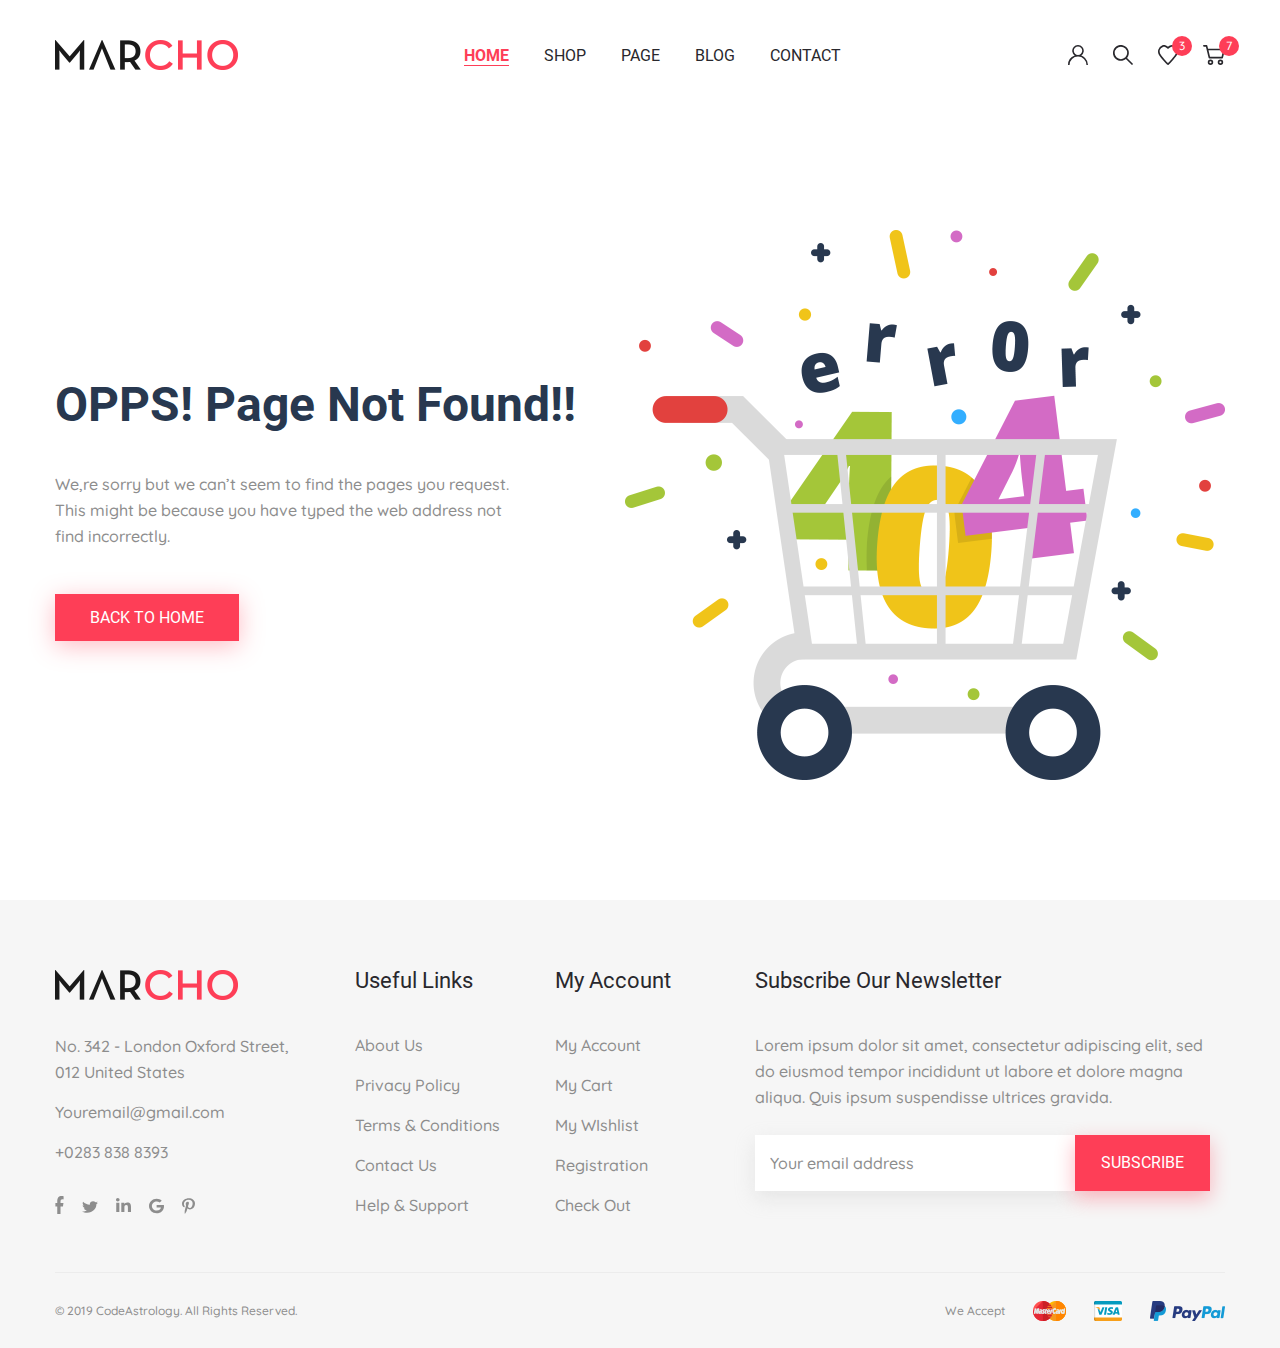
<file: 404-page.html>
<!DOCTYPE html>
<html lang="en">

<head>
  <meta charset="UTF-8">
  <meta name="viewport" content="width=device-width, initial-scale=1.0">
  <title>Document</title>
  <link rel="stylesheet" href="css/404-page.min.css">
  <link rel="stylesheet" href="css/style.min.css">
</head>

<body>

  <header class="header">
  <div class="container">
    <div class="header__inner">
      <a class="logo" href="#">
        <img class="logo__img" src="images/logo.png" alt="logo" />
      </a>
      <nav class="menu">
        <button class="menu__btn">
          <span></span>
        </button>
        <ul class="menu__list">
          <li class="menu__list-item">
            <a class="menu__list-link menu__list-link--active" href="#">HOME</a>
          </li>
          <li class="menu__list-item">
            <a class="menu__list-link" href="#">SHOP</a>
          </li>
          <li class="menu__list-item">
            <a class="menu__list-link" href="#">PAGE</a>
          </li>
          <li class="menu__list-item">
            <a class="menu__list-link" href="#">BLOG</a>
          </li>
          <li class="menu__list-item">
            <a class="menu__list-link" href="#">CONTACT</a>
          </li>
        </ul>
      </nav>
      <div class="user-nav">
        <a class="user-nav__link" href="#">
          <img
            class="user-nav__link-img"
            src="images/icons/user.svg"
            alt="user icon"
          />
        </a>
        <a class="user-nav__link" href="#">
          <img
            class="user-nav__link-img"
            src="images/icons/search.svg"
            alt="user icon"
          />
        </a>
        <a class="user-nav__link" href="#">
          <img
            class="user-nav__link-img"
            src="images/icons/heart.svg"
            alt="user icon"
          />
          <span class="user-nav__num">3</span>
        </a>
        <a class="user-nav__link" href="#">
          <img
            class="user-nav__link-img"
            src="images/icons/cart.svg"
            alt="user icon"
          />
          <span class="user-nav__num">7</span>
        </a>
      </div>
    </div>
  </div>
</header>


  <main class="main">

    <section class="page-404 section">
      <div class="container">
        <div class="page-404__inner">
          <div class="page-404__content">
            <h2 class="page-404__title">OPPS! Page Not Found!!</h2>
            <p class="page-404__text">We,re sorry but we can’t seem to find the pages you request. This might be because you have typed the web address not find incorrectly.</p>
            <a class="page-404__link">BACK TO HOME</a>
          </div>
          <img class="page-404__img" src="images/404.png" alt="404 images">
        </div>
      </div>
    </section>

  </main>


  <footer class="footer">
  <div class="container">
    <div class="footer-top">
      <div class="footer-top__item footer-top__contact">
        <a class="logo footer-top__logo" href="#">
          <img class="logo__img" src="images/logo.png" alt="logo">
        </a>
        <a class="footer-top__adders" href="#">
          No. 342 - London Oxford Street,
          012 United States
        </a>
        <a class="footer-top__email" href="mailto:Youremail@gmail.com">
          Youremail@gmail.com
        </a>
        <a class="footer-top__phone" href="tel:+02838388393">
          +0283 838 8393
        </a>
        <ul class="footer-top__social-list">
          <li class="footer-top__social-item">
            <a class="footer-top__social-link" href="#">
              <svg xmlns="http://www.w3.org/2000/svg" xmlns:xlink="http://www.w3.org/1999/xlink" width="9px"
                height="18px" viewBox="0 0 9 18" version="1.1">
                <g>
                  <path
                    d="M 2.25 10.523438 L 2.25 18 L 5.511719 18 L 5.511719 10.523438 L 7.945312 10.523438 L 8.453125 7.085938 L 5.511719 7.085938 L 5.511719 5.867188 C 5.511719 4.050781 6.082031 3.355469 7.558594 3.355469 C 8.015625 3.355469 8.382812 3.367188 8.597656 3.394531 L 8.597656 0.277344 C 8.195312 0.140625 7.210938 0 6.644531 0 C 3.636719 0 2.25 1.773438 2.25 5.605469 L 2.25 7.085938 L 0.394531 7.085938 L 0.394531 10.523438 Z M 2.25 10.523438 " />
                </g>
              </svg>
            </a>
          </li>
          <li class="footer-top__social-item">
            <a class="footer-top__social-link" href="#">
              <svg xmlns="http://www.w3.org/2000/svg" xmlns:xlink="http://www.w3.org/1999/xlink" width="16px"
                height="14px" viewBox="0 0 16 14" version="1.1">
                <g>
                  <path
                    d="M 14.355469 4.148438 C 14.367188 4.269531 14.367188 4.398438 14.367188 4.519531 C 14.367188 8.3125 11.066406 12.683594 5.035156 12.683594 C 3.175781 12.683594 1.449219 12.214844 0 11.398438 C 0.261719 11.425781 0.519531 11.433594 0.789062 11.433594 C 2.324219 11.433594 3.734375 10.976562 4.863281 10.207031 C 3.421875 10.179688 2.210938 9.355469 1.796875 8.214844 C 2 8.242188 2.203125 8.261719 2.414062 8.261719 C 2.710938 8.261719 3.003906 8.226562 3.277344 8.160156 C 1.773438 7.898438 0.648438 6.738281 0.648438 5.34375 L 0.648438 5.308594 C 1.085938 5.523438 1.59375 5.65625 2.132812 5.671875 C 1.246094 5.160156 0.667969 4.277344 0.667969 3.285156 C 0.667969 2.75 0.832031 2.261719 1.117188 1.835938 C 2.730469 3.578125 5.15625 4.714844 7.878906 4.835938 C 7.828125 4.625 7.796875 4.402344 7.796875 4.179688 C 7.796875 2.601562 9.257812 1.3125 11.074219 1.3125 C 12.019531 1.3125 12.871094 1.660156 13.472656 2.21875 C 14.210938 2.09375 14.925781 1.855469 15.554688 1.527344 C 15.308594 2.191406 14.789062 2.75 14.113281 3.105469 C 14.773438 3.042969 15.414062 2.882812 16 2.664062 C 15.554688 3.230469 14.992188 3.738281 14.355469 4.148438 Z M 14.355469 4.148438 " />
                </g>
              </svg>
            </a>
          </li>
          <li class="footer-top__social-item">
            <a class="footer-top__social-link" href="#">
              <svg xmlns="http://www.w3.org/2000/svg" xmlns:xlink="http://www.w3.org/1999/xlink" width="15px"
                height="16px" viewBox="0 0 15 16" version="1.1">
                <g>
                  <path
                    d="M 3.359375 14 L 0.246094 14 L 0.246094 4.652344 L 3.359375 4.652344 Z M 1.800781 3.378906 C 0.808594 3.378906 0 2.609375 0 1.679688 C 0 0.753906 0.804688 0 1.800781 0 C 2.796875 0 3.601562 0.753906 3.601562 1.679688 C 3.601562 2.609375 2.796875 3.378906 1.800781 3.378906 Z M 14.996094 14 L 11.894531 14 L 11.894531 9.449219 C 11.894531 8.367188 11.871094 6.976562 10.277344 6.976562 C 8.660156 6.976562 8.410156 8.152344 8.410156 9.371094 L 8.410156 14 L 5.304688 14 L 5.304688 4.652344 L 8.285156 4.652344 L 8.285156 5.929688 L 8.332031 5.929688 C 8.746094 5.195312 9.761719 4.417969 11.273438 4.417969 C 14.421875 4.417969 15 6.351562 15 8.867188 L 15 14 Z M 14.996094 14 " />
                </g>
              </svg>
            </a>
          </li>
          <li class="footer-top__social-item">
            <a class="footer-top__social-link" href="#">
              <svg xmlns="http://www.w3.org/2000/svg" xmlns:xlink="http://www.w3.org/1999/xlink" width="15px"
                height="16px" viewBox="0 0 15 15" version="1.1">
                <g>
                  <path
                    d="M 15 7.671875 C 15 11.816406 12.023438 14.765625 7.621094 14.765625 C 3.40625 14.765625 0 11.519531 0 7.5 C 0 3.480469 3.40625 0.234375 7.621094 0.234375 C 9.675781 0.234375 11.402344 0.953125 12.734375 2.136719 L 10.660156 4.039062 C 7.945312 1.539062 2.898438 3.414062 2.898438 7.5 C 2.898438 10.035156 5.023438 12.085938 7.621094 12.085938 C 10.640625 12.085938 11.773438 10.027344 11.949219 8.957031 L 7.621094 8.957031 L 7.621094 6.457031 L 14.878906 6.457031 C 14.949219 6.828125 15 7.1875 15 7.671875 Z M 15 7.671875 " />
                </g>
              </svg>
            </a>
          </li>
          <li class="footer-top__social-item">
            <a class="footer-top__social-link" href="#">
              <svg xmlns="http://www.w3.org/2000/svg" xmlns:xlink="http://www.w3.org/1999/xlink" width="13px"
                height="16px" viewBox="0 0 13 16" version="1.1">
                <g>
                  <path
                    d="M 6.90625 0.203125 C 3.433594 0.203125 0 2.339844 0 5.800781 C 0 8 1.339844 9.25 2.152344 9.25 C 2.488281 9.25 2.679688 8.386719 2.679688 8.144531 C 2.679688 7.851562 1.878906 7.234375 1.878906 6.023438 C 1.878906 3.511719 3.949219 1.730469 6.632812 1.730469 C 8.9375 1.730469 10.644531 2.941406 10.644531 5.164062 C 10.644531 6.820312 9.921875 9.933594 7.585938 9.933594 C 6.742188 9.933594 6.023438 9.371094 6.023438 8.566406 C 6.023438 7.382812 6.917969 6.242188 6.917969 5.023438 C 6.917969 2.953125 3.738281 3.328125 3.738281 5.828125 C 3.738281 6.351562 3.808594 6.933594 4.0625 7.414062 C 3.59375 9.269531 2.640625 12.035156 2.640625 13.945312 C 2.640625 14.539062 2.730469 15.117188 2.792969 15.710938 C 2.90625 15.828125 2.851562 15.816406 3.027344 15.757812 C 4.734375 13.601562 4.671875 13.179688 5.445312 10.355469 C 5.859375 11.085938 6.9375 11.480469 7.789062 11.480469 C 11.386719 11.480469 13 8.246094 13 5.332031 C 13 2.226562 10.09375 0.203125 6.90625 0.203125 Z M 6.90625 0.203125 " />
                </g>
              </svg>
            </a>
          </li>
        </ul>
      </div>

      <div class="footer-top__item footer-top__nav">
        <h6 class="footer-top__title">
          Useful Links
        </h6>
        <ul class="footer-top__list">
          <li class="footer-top__item">
            <a class="footer-top__link" href="#">
              About Us
            </a>
          </li>
          <li class="footer-top__item">
            <a class="footer-top__link" href="#">
              Privacy Policy
            </a>
          </li>
          <li class="footer-top__item">
            <a class="footer-top__link" href="#">
              Terms & Conditions
            </a>
          </li>
          <li class="footer-top__item">
            <a class="footer-top__link" href="#">
              Contact Us
            </a>
          </li>
          <li class="footer-top__item">
            <a class="footer-top__link" href="#">
              Help & Support
            </a>
          </li>
        </ul>
      </div>

      <div class="footer-top__item footer-top__nav">
        <h6 class="footer-top__title">
          My Account
        </h6>
        <ul class="footer-top__list">
          <li class="footer-top__item">
            <a class="footer-top__link" href="#">
              My Account
            </a>
          </li>
          <li class="footer-top__item">
            <a class="footer-top__link" href="#">
              My Cart
            </a>
          </li>
          <li class="footer-top__item">
            <a class="footer-top__link" href="#">
              My WIshlist
            </a>
          </li>
          <li class="footer-top__item">
            <a class="footer-top__link" href="#">
              Registration
            </a>
          </li>
          <li class="footer-top__item">
            <a class="footer-top__link" href="#">
              Check Out
            </a>
          </li>
        </ul>
      </div>

      <div class="footer-top__item footer-top__item-form">
        <h6 class="footer-top__title">
          Subscribe Our Newsletter
        </h6>
        <p class="footer-top__text">
          Lorem ipsum dolor sit amet, consectetur adipiscing elit, sed do eiusmod tempor incididunt ut labore et
          dolore magna aliqua. Quis ipsum suspendisse ultrices gravida.
        </p>
        <form class="footer-top__form" action="#">
          <input class="footer-top__form-input" type="email" placeholder="Your email address" required>
          <button class="footer-top__form-btn" type="submit">Subscribe</button>
        </form>
      </div>

    </div>
    <div class="footer-bottom">
      <p class="footer-bottom__copy">
        © 2019 CodeAstrology. All Rights Reserved.
      </p>
      <div class="footer-bottom__accept">
        We Accept
        <img class="footer-bottom__accept-img" src="images/icons/mastercard.png" alt="we accept mastercard">
        <img class="footer-bottom__accept-img" src="images/icons/visa.png" alt="we accept visa">
        <img class="footer-bottom__accept-img" src="images/icons/paypal.png" alt="we accept pay pal">
      </div>
    </div>
  </div>
</footer>

  <script src="js/main.min.js"></script>
</body>

</html>
</file>
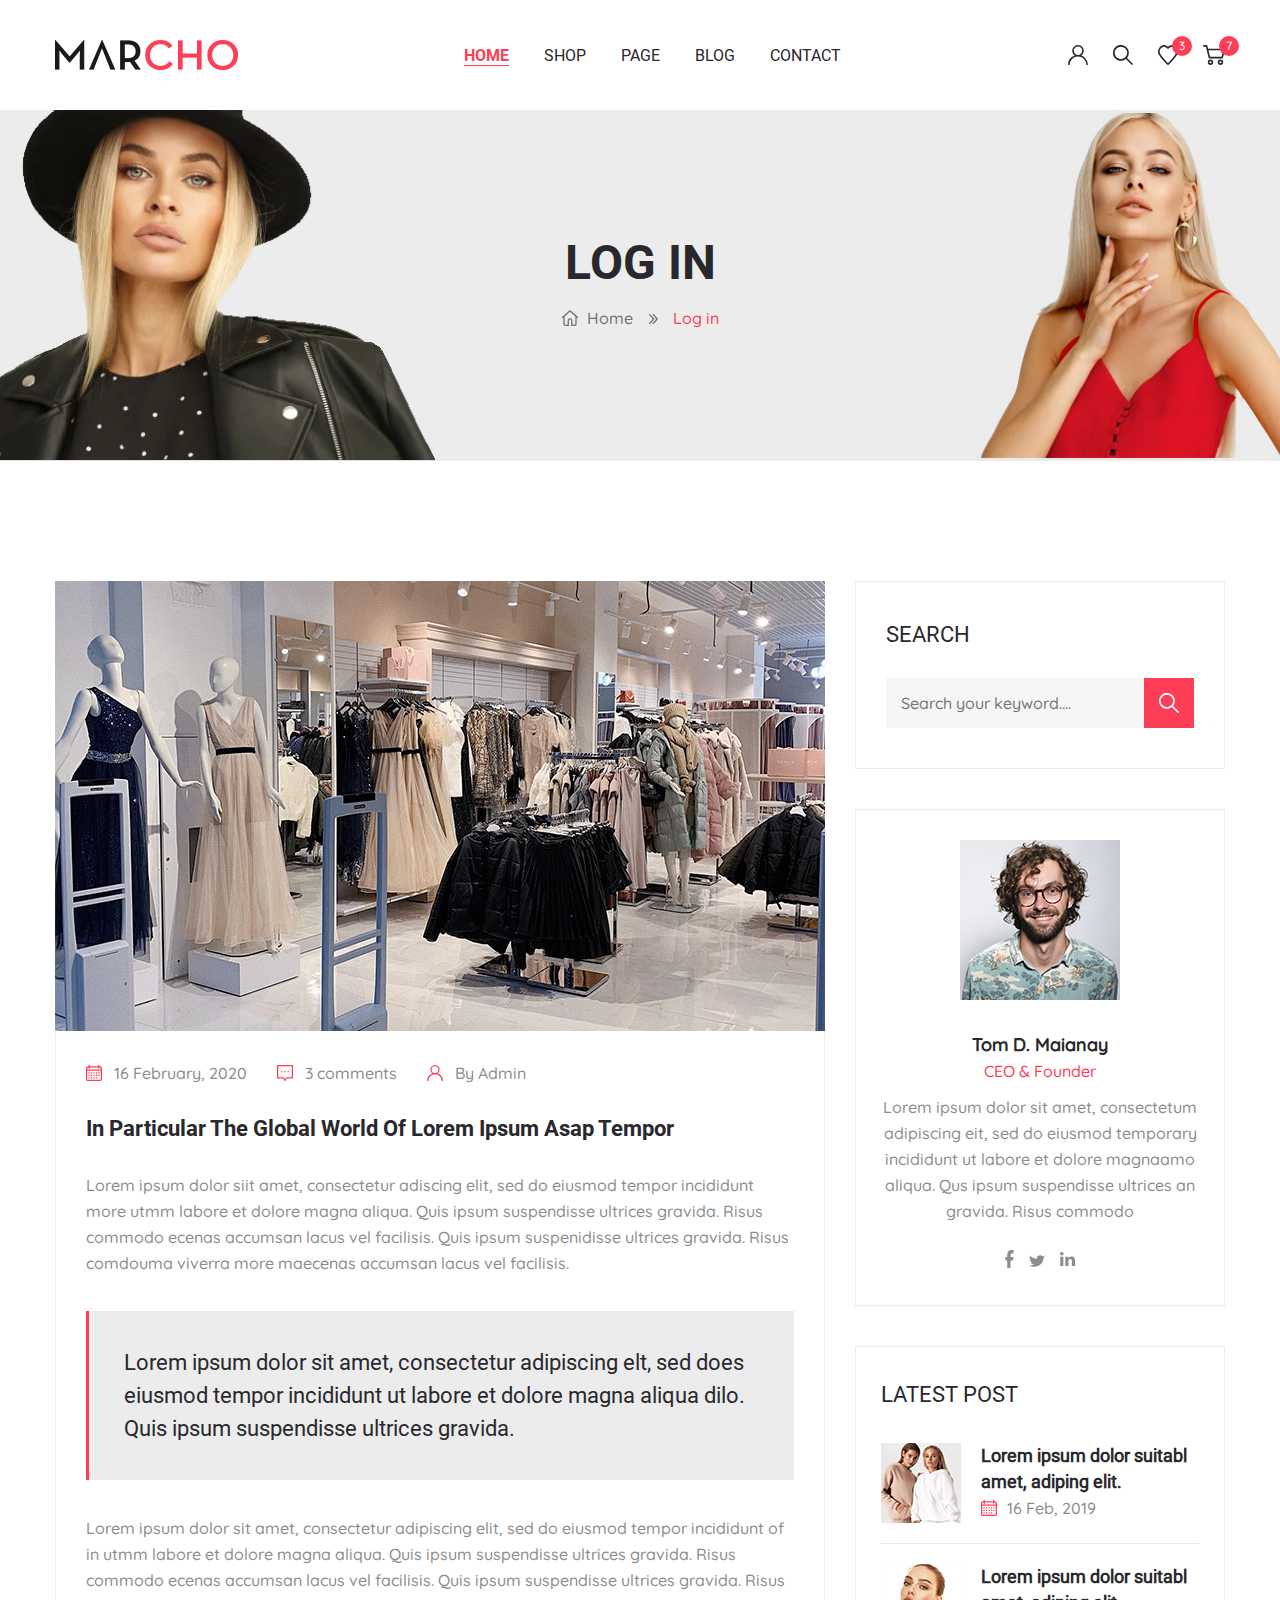
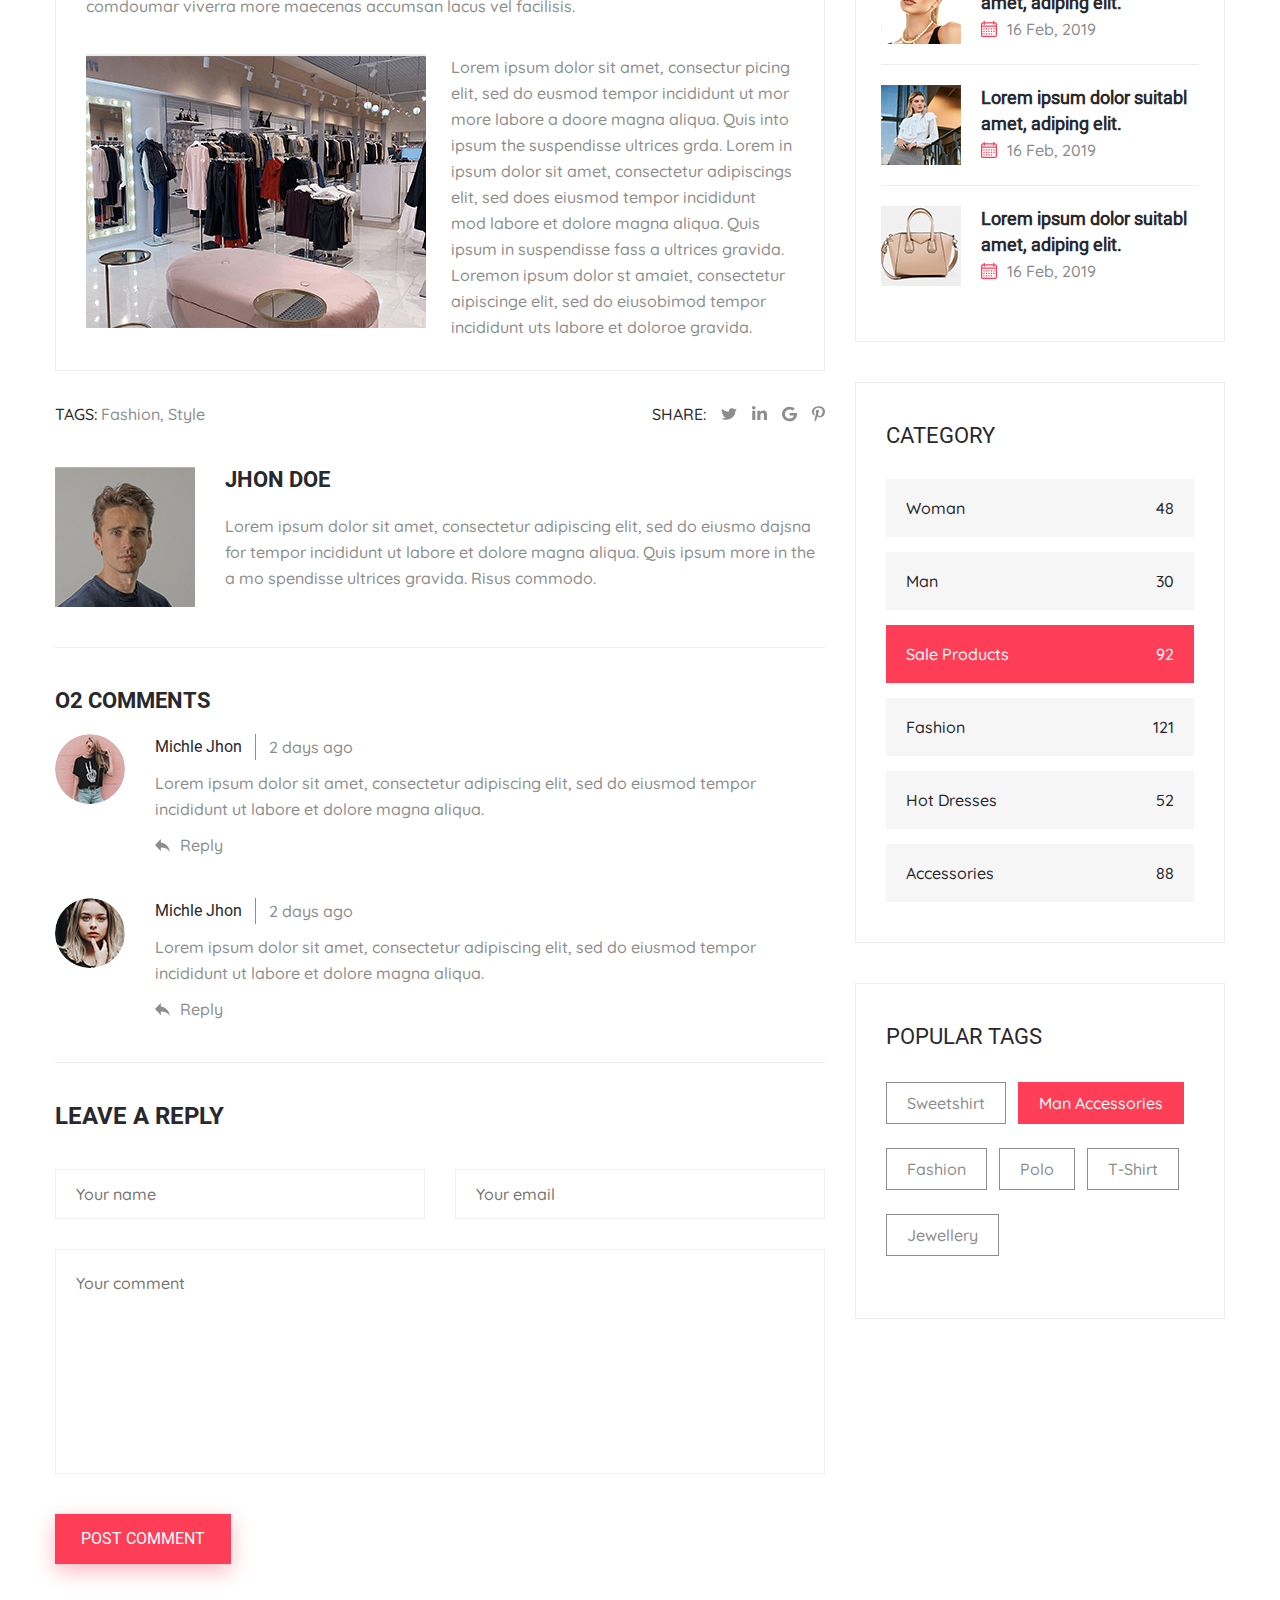
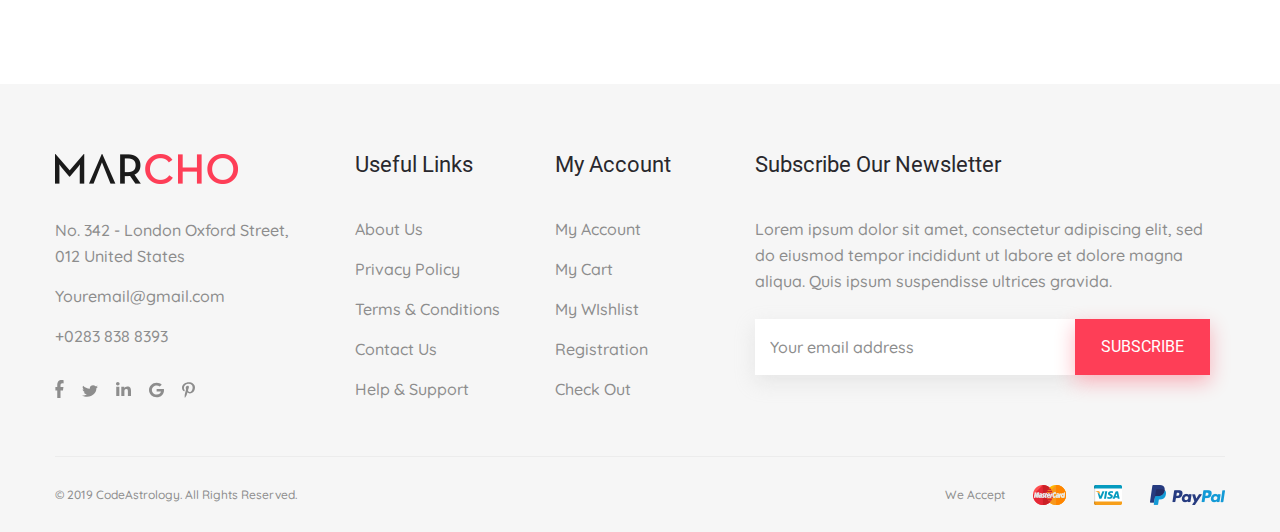
<file: blog-one.html>
<!DOCTYPE html>
<html lang="en">

<head>
  <meta charset="UTF-8">
  <meta name="viewport" content="width=device-width, initial-scale=1.0">
  <title>Document</title>
  <link rel="stylesheet" href="css/blog-one.min.css">
  <link rel="stylesheet" href="css/style.min.css">
</head>

<body>

  <header class="header">
  <div class="container">
    <div class="header__inner">
      <a class="logo" href="#">
        <img class="logo__img" src="images/logo.png" alt="logo" />
      </a>
      <nav class="menu">
        <button class="menu__btn">
          <span></span>
        </button>
        <ul class="menu__list">
          <li class="menu__list-item">
            <a class="menu__list-link menu__list-link--active" href="index.html">HOME</a>
          </li>
          <li class="menu__list-item">
            <a class="menu__list-link" href="shop.html">SHOP</a>
          </li>
          <li class="menu__list-item">
            <a class="menu__list-link" href="products.html">PAGE</a>
          </li>
          <li class="menu__list-item">
            <a class="menu__list-link" href="blog.html">BLOG</a>
          </li>
          <li class="menu__list-item">
            <a class="menu__list-link" href="contact.html">CONTACT</a>
          </li>
        </ul>
      </nav>
      <div class="user-nav">
        <a class="user-nav__link" href="#">
          <img
            class="user-nav__link-img"
            src="images/icons/user.svg"
            alt="user icon"
          />
        </a>
        <a class="user-nav__link" href="#">
          <img
            class="user-nav__link-img"
            src="images/icons/search.svg"
            alt="user icon"
          />
        </a>
        <a class="user-nav__link" href="#">
          <img
            class="user-nav__link-img"
            src="images/icons/heart.svg"
            alt="user icon"
          />
          <span class="user-nav__num">3</span>
        </a>
        <a class="user-nav__link" href="#">
          <img
            class="user-nav__link-img"
            src="images/icons/cart.svg"
            alt="user icon"
          />
          <span class="user-nav__num">7</span>
        </a>
      </div>
    </div>
  </div>
</header>


  <main class="main">

  <section class="top">
  <div class="top__container" style="background-image: url('images/top-bg.jpg');">
    <div class="container">
      <h2 class="top__title title">Log in</h2>
      <div class="breadcrumbs
      ">
        <ul class="breadcrumbs__list">
          <li class="breadcrumbs__item">
            <a class="breadcrumbs__link" href="#">
              Home
            </a>
          </li>
          <li class="breadcrumbs__item">
            <a class="breadcrumbs__link" href="#">
              Log in
            </a>
          </li>
        </ul>
      </div>
    </div>
  </div>
</section>

    <section class="blog-page blog-one section">
      <div class="container">
        <div class="blog-page__inner">
          <div class="blog-page__content blog-one__content ">
            <img class="blog-page__img" src="images/blog/4.jpg" alt="blog img">
            <div class="blog-one__text">
              <ul class="blog-one__info">
                <li class="blog-one__info-item">
                  <span class="blog-one__info-link blog-one__info-link--calendary" href="#">16 February, 2020</span>
                </li>
                <li class="blog-one__info-item">
                  <a class="blog-one__info-link blog-one__info-link--comment" href="#">3 comments</a>
                </li>
                <li class="blog-one__info-item">
                  <a class="blog-one__info-link blog-one__info-link--user" href="#">By Admin</a>
                </li>
              </ul>
              <h4>In Particular The Global World Of Lorem Ipsum Asap Tempor</h4>
              <p>
                Lorem ipsum dolor siit amet, consectetur adiscing elit, sed do eiusmod tempor incididunt more utmm
                labore et dolore magna aliqua. Quis ipsum suspendisse ultrices gravida. Risus commodo ecenas accumsan
                lacus vel facilisis. Quis ipsum suspenidisse ultrices gravida. Risus comdouma viverra more maecenas
                accumsan lacus vel facilisis.
              </p>
              <blockquote>
                Lorem ipsum dolor sit amet, consectetur adipiscing elt, sed does eiusmod tempor incididunt ut labore et
                dolore magna aliqua dilo. Quis ipsum suspendisse ultrices gravida.
              </blockquote>
              <p>
                Lorem ipsum dolor sit amet, consectetur adipiscing elit, sed do eiusmod tempor incididunt of in utmm
                labore et dolore magna aliqua. Quis ipsum suspendisse ultrices gravida. Risus commodo ecenas accumsan
                lacus vel facilisis. Quis ipsum suspendisse ultrices gravida. Risus comdoumar viverra more maecenas
                accumsan lacus vel facilisis.
              </p>

              <img class="blog-one__left-img" src="images/blog/7.jpg" alt="">
              <p>
                Lorem ipsum dolor sit amet, consectur picing elit, sed do eusmod tempor incididunt ut mor more labore a
                doore magna aliqua. Quis into ipsum the suspendisse ultrices grda. Lorem in ipsum dolor sit amet,
                consectetur adipiscings elit, sed does eiusmod tempor incididunt mod labore et dolore magna aliqua. Quis
                ipsum in suspendisse fass a ultrices gravida. Loremon ipsum dolor st amaiet, consectetur aipiscinge
                elit, sed do eiusobimod tempor incididunt uts labore et doloroe gravida.
              </p>
            </div>

            <div class="blog-one__box">
              <div class="blog-one__tags">
                <span>TAGS:</span>
                <a href="#">Fashion,</a>
                <a href="#">Style</a>
              </div>
              <div class="blog-one__share">
                <span>SHARE:</span>
                <a class="blog-one__share-link" href="$">
                  <svg xmlns="http://www.w3.org/2000/svg" xmlns:xlink="http://www.w3.org/1999/xlink" width="16px"
                    height="14px" viewBox="0 0 16 14" version="1.1">
                    <g>
                      <path
                        d="M 14.355469 4.148438 C 14.367188 4.269531 14.367188 4.398438 14.367188 4.519531 C 14.367188 8.3125 11.066406 12.683594 5.035156 12.683594 C 3.175781 12.683594 1.449219 12.214844 0 11.398438 C 0.261719 11.425781 0.519531 11.433594 0.789062 11.433594 C 2.324219 11.433594 3.734375 10.976562 4.863281 10.207031 C 3.421875 10.179688 2.210938 9.355469 1.796875 8.214844 C 2 8.242188 2.203125 8.261719 2.414062 8.261719 C 2.710938 8.261719 3.003906 8.226562 3.277344 8.160156 C 1.773438 7.898438 0.648438 6.738281 0.648438 5.34375 L 0.648438 5.308594 C 1.085938 5.523438 1.59375 5.65625 2.132812 5.671875 C 1.246094 5.160156 0.667969 4.277344 0.667969 3.285156 C 0.667969 2.75 0.832031 2.261719 1.117188 1.835938 C 2.730469 3.578125 5.15625 4.714844 7.878906 4.835938 C 7.828125 4.625 7.796875 4.402344 7.796875 4.179688 C 7.796875 2.601562 9.257812 1.3125 11.074219 1.3125 C 12.019531 1.3125 12.871094 1.660156 13.472656 2.21875 C 14.210938 2.09375 14.925781 1.855469 15.554688 1.527344 C 15.308594 2.191406 14.789062 2.75 14.113281 3.105469 C 14.773438 3.042969 15.414062 2.882812 16 2.664062 C 15.554688 3.230469 14.992188 3.738281 14.355469 4.148438 Z M 14.355469 4.148438 ">
                      </path>
                    </g>
                  </svg>
                </a>
                <a class="blog-one__share-link" href="$">
                  <svg xmlns="http://www.w3.org/2000/svg" xmlns:xlink="http://www.w3.org/1999/xlink" width="15px"
                    height="16px" viewBox="0 0 15 16" version="1.1">
                    <g>
                      <path
                        d="M 3.359375 14 L 0.246094 14 L 0.246094 4.652344 L 3.359375 4.652344 Z M 1.800781 3.378906 C 0.808594 3.378906 0 2.609375 0 1.679688 C 0 0.753906 0.804688 0 1.800781 0 C 2.796875 0 3.601562 0.753906 3.601562 1.679688 C 3.601562 2.609375 2.796875 3.378906 1.800781 3.378906 Z M 14.996094 14 L 11.894531 14 L 11.894531 9.449219 C 11.894531 8.367188 11.871094 6.976562 10.277344 6.976562 C 8.660156 6.976562 8.410156 8.152344 8.410156 9.371094 L 8.410156 14 L 5.304688 14 L 5.304688 4.652344 L 8.285156 4.652344 L 8.285156 5.929688 L 8.332031 5.929688 C 8.746094 5.195312 9.761719 4.417969 11.273438 4.417969 C 14.421875 4.417969 15 6.351562 15 8.867188 L 15 14 Z M 14.996094 14 ">
                      </path>
                    </g>
                  </svg>
                </a>
                <a class="blog-one__share-link" href="$">
                  <svg xmlns="http://www.w3.org/2000/svg" xmlns:xlink="http://www.w3.org/1999/xlink" width="15px"
                    height="16px" viewBox="0 0 15 15" version="1.1">
                    <g>
                      <path
                        d="M 15 7.671875 C 15 11.816406 12.023438 14.765625 7.621094 14.765625 C 3.40625 14.765625 0 11.519531 0 7.5 C 0 3.480469 3.40625 0.234375 7.621094 0.234375 C 9.675781 0.234375 11.402344 0.953125 12.734375 2.136719 L 10.660156 4.039062 C 7.945312 1.539062 2.898438 3.414062 2.898438 7.5 C 2.898438 10.035156 5.023438 12.085938 7.621094 12.085938 C 10.640625 12.085938 11.773438 10.027344 11.949219 8.957031 L 7.621094 8.957031 L 7.621094 6.457031 L 14.878906 6.457031 C 14.949219 6.828125 15 7.1875 15 7.671875 Z M 15 7.671875 ">
                      </path>
                    </g>
                  </svg>
                </a>
                <a class="blog-one__share-link" href="$">
                  <svg xmlns="http://www.w3.org/2000/svg" xmlns:xlink="http://www.w3.org/1999/xlink" width="13px"
                    height="16px" viewBox="0 0 13 16" version="1.1">
                    <g>
                      <path
                        d="M 6.90625 0.203125 C 3.433594 0.203125 0 2.339844 0 5.800781 C 0 8 1.339844 9.25 2.152344 9.25 C 2.488281 9.25 2.679688 8.386719 2.679688 8.144531 C 2.679688 7.851562 1.878906 7.234375 1.878906 6.023438 C 1.878906 3.511719 3.949219 1.730469 6.632812 1.730469 C 8.9375 1.730469 10.644531 2.941406 10.644531 5.164062 C 10.644531 6.820312 9.921875 9.933594 7.585938 9.933594 C 6.742188 9.933594 6.023438 9.371094 6.023438 8.566406 C 6.023438 7.382812 6.917969 6.242188 6.917969 5.023438 C 6.917969 2.953125 3.738281 3.328125 3.738281 5.828125 C 3.738281 6.351562 3.808594 6.933594 4.0625 7.414062 C 3.59375 9.269531 2.640625 12.035156 2.640625 13.945312 C 2.640625 14.539062 2.730469 15.117188 2.792969 15.710938 C 2.90625 15.828125 2.851562 15.816406 3.027344 15.757812 C 4.734375 13.601562 4.671875 13.179688 5.445312 10.355469 C 5.859375 11.085938 6.9375 11.480469 7.789062 11.480469 C 11.386719 11.480469 13 8.246094 13 5.332031 C 13 2.226562 10.09375 0.203125 6.90625 0.203125 Z M 6.90625 0.203125 ">
                      </path>
                    </g>
                  </svg>
                </a>
              </div>
            </div>

            <div class="blog-one__author">
              <img class="blog-one__author-img" src="images/avatar/8.jpg" alt="">
              <div class="blog-one__author-info">
                <h5 class="blog-one__author-name">JHON DOE</h5>
                <p class="blog-one__author-text">Lorem ipsum dolor sit amet, consectetur adipiscing elit, sed do eiusmo
                  dajsna for tempor incididunt ut labore et dolore magna aliqua. Quis ipsum more in the a mo spendisse
                  ultrices gravida. Risus commodo.</p>
              </div>
            </div>

            <div class="blog-one__comments">
              <h4 class="blog-one__comments-title">
                O2 COMMENTS
              </h4>
              <div class="comments">
                <img class="comments__img" src="images/avatar/3.jpg" alt="avatar">
                <div class="comments__content">
                  <div class="comments__content-top">
                    <p class="comments__content-name">Michle Jhon</p>
                    <p class="comments__content-data">2 days ago</p>

                  </div>
                  <p class="comments__content-text">Lorem ipsum dolor sit amet, consectetur adipiscing elit, sed do
                    eiusmod tempor incididunt ut labore et dolore magna aliqua. </p>
                  <a class="comments__content-reply" href="#">Reply</a>
                </div>
              </div>
              <div class="comments">
                <img class="comments__img" src="images/avatar/2.jpg" alt="avatar">
                <div class="comments__content">
                  <div class="comments__content-top">
                    <p class="comments__content-name">Michle Jhon</p>
                    <p class="comments__content-data">2 days ago</p>

                  </div>
                  <p class="comments__content-text">Lorem ipsum dolor sit amet, consectetur adipiscing elit, sed do
                    eiusmod tempor incididunt ut labore et dolore magna aliqua. </p>
                  <a class="comments__content-reply" href="#">Reply</a>
                </div>
              </div>
            </div>


            <form class="comments-form" action="#">
              <p class="comments-form__title blog-one__title">
                LEAVE A REPLY
              </p>
              <div class="comments-form__box">
                <input class="comments-form__text-input" type="text" placeholder="Your name">
                <input class="comments-form__text-input" type="text" placeholder="Your email">
              </div>
              <textarea class="comments-form__textarea" placeholder="Your comment"></textarea>
              <button class="comments-form__btn" type="submit">POST COMMENT</button>
            </form>

          </div>
          <div class="blog-page__aside">
            <div class="filter-search filter__item">
              <h3 class="filter__title">
                Search
              </h3>
              <form class="filter-search__form" action="#">
                <input class="filter-search__input" placeholder="Search your keyword...." type="text">
                <button class="filter-search__btn" type="submit">
                  <img src="images/icons/search-white.svg" alt="search images">
                </button>
              </form>
            </div>

            <div class="person">
              <img class="person__img" src="images/avatar/ceo.jpg" alt="ceo">
              <h3 class="person__subtitle">Tom D. Maianay</h3>
              <p class="person__position">CEO & Founder</p>
              <p class="person__text">
                Lorem ipsum dolor sit amet, consectetum adipiscing eit, sed do eiusmod temporary
                incididunt ut labore et dolore magnaamo aliqua. Qus ipsum suspendisse ultrices an gravida. Risus commodo
              </p>
              <div class="person__social">
                <a class="person__socual-link" href="#">
                  <svg xmlns="http://www.w3.org/2000/svg" xmlns:xlink="http://www.w3.org/1999/xlink" width="9px"
                    height="18px" viewBox="0 0 9 18" version="1.1">
                    <g>
                      <path
                        d="M 2.25 10.523438 L 2.25 18 L 5.511719 18 L 5.511719 10.523438 L 7.945312 10.523438 L 8.453125 7.085938 L 5.511719 7.085938 L 5.511719 5.867188 C 5.511719 4.050781 6.082031 3.355469 7.558594 3.355469 C 8.015625 3.355469 8.382812 3.367188 8.597656 3.394531 L 8.597656 0.277344 C 8.195312 0.140625 7.210938 0 6.644531 0 C 3.636719 0 2.25 1.773438 2.25 5.605469 L 2.25 7.085938 L 0.394531 7.085938 L 0.394531 10.523438 Z M 2.25 10.523438 " />
                    </g>
                  </svg>
                </a>
                <a class="person__socual-link" href="#">
                  <svg xmlns="http://www.w3.org/2000/svg" xmlns:xlink="http://www.w3.org/1999/xlink" width="16px"
                    height="14px" viewBox="0 0 16 14" version="1.1">
                    <g>
                      <path
                        d="M 14.355469 4.148438 C 14.367188 4.269531 14.367188 4.398438 14.367188 4.519531 C 14.367188 8.3125 11.066406 12.683594 5.035156 12.683594 C 3.175781 12.683594 1.449219 12.214844 0 11.398438 C 0.261719 11.425781 0.519531 11.433594 0.789062 11.433594 C 2.324219 11.433594 3.734375 10.976562 4.863281 10.207031 C 3.421875 10.179688 2.210938 9.355469 1.796875 8.214844 C 2 8.242188 2.203125 8.261719 2.414062 8.261719 C 2.710938 8.261719 3.003906 8.226562 3.277344 8.160156 C 1.773438 7.898438 0.648438 6.738281 0.648438 5.34375 L 0.648438 5.308594 C 1.085938 5.523438 1.59375 5.65625 2.132812 5.671875 C 1.246094 5.160156 0.667969 4.277344 0.667969 3.285156 C 0.667969 2.75 0.832031 2.261719 1.117188 1.835938 C 2.730469 3.578125 5.15625 4.714844 7.878906 4.835938 C 7.828125 4.625 7.796875 4.402344 7.796875 4.179688 C 7.796875 2.601562 9.257812 1.3125 11.074219 1.3125 C 12.019531 1.3125 12.871094 1.660156 13.472656 2.21875 C 14.210938 2.09375 14.925781 1.855469 15.554688 1.527344 C 15.308594 2.191406 14.789062 2.75 14.113281 3.105469 C 14.773438 3.042969 15.414062 2.882812 16 2.664062 C 15.554688 3.230469 14.992188 3.738281 14.355469 4.148438 Z M 14.355469 4.148438 " />
                    </g>
                  </svg>
                </a>
                <a class="person__socual-link" href="#">
                  <svg xmlns="http://www.w3.org/2000/svg" xmlns:xlink="http://www.w3.org/1999/xlink" width="15px"
                    height="16px" viewBox="0 0 15 16" version="1.1">
                    <g>
                      <path
                        d="M 3.359375 14 L 0.246094 14 L 0.246094 4.652344 L 3.359375 4.652344 Z M 1.800781 3.378906 C 0.808594 3.378906 0 2.609375 0 1.679688 C 0 0.753906 0.804688 0 1.800781 0 C 2.796875 0 3.601562 0.753906 3.601562 1.679688 C 3.601562 2.609375 2.796875 3.378906 1.800781 3.378906 Z M 14.996094 14 L 11.894531 14 L 11.894531 9.449219 C 11.894531 8.367188 11.871094 6.976562 10.277344 6.976562 C 8.660156 6.976562 8.410156 8.152344 8.410156 9.371094 L 8.410156 14 L 5.304688 14 L 5.304688 4.652344 L 8.285156 4.652344 L 8.285156 5.929688 L 8.332031 5.929688 C 8.746094 5.195312 9.761719 4.417969 11.273438 4.417969 C 14.421875 4.417969 15 6.351562 15 8.867188 L 15 14 Z M 14.996094 14 " />
                    </g>
                  </svg>
                </a>

              </div>
            </div>

            <div class="latest-post">
              <h3 class="latest-post__title">
                latest post
              </h3>

              <div class="latest-post__item">
                <a class="latest-post__img-link" href="#">
                  <img class="latest-post__img" src="images/avatar/4.jpg" alt="avatar">
                </a>
                <div class="latest-post__box">
                  <a class="latest-post__title-link" href="#">
                    <h4 class="latest-post__box-title">
                      Lorem ipsum dolor suitabl amet, adiping elit.
                    </h4>
                  </a>
                  <div class="latest-post__date">
                    16 Feb, 2019
                  </div>
                </div>
              </div>

              <div class="latest-post__item">
                <a class="latest-post__img-link" href="#">
                  <img class="latest-post__img" src="images/avatar/5.jpg" alt="avatar">
                </a>
                <div class="latest-post__box">
                  <a class="latest-post__title-link" href="#">
                    <h4 class="latest-post__box-title">
                      Lorem ipsum dolor suitabl amet, adiping elit.
                    </h4>
                  </a>
                  <div class="latest-post__date">
                    16 Feb, 2019
                  </div>
                </div>
              </div>

              <div class="latest-post__item">
                <a class="latest-post__img-link" href="#">
                  <img class="latest-post__img" src="images/avatar/6.jpg" alt="avatar">
                </a>
                <div class="latest-post__box">
                  <a class="latest-post__title-link" href="#">
                    <h4 class="latest-post__box-title">
                      Lorem ipsum dolor suitabl amet, adiping elit.
                    </h4>
                  </a>
                  <div class="latest-post__date">
                    16 Feb, 2019
                  </div>
                </div>
              </div>

              <div class="latest-post__item">
                <a class="latest-post__img-link" href="#">
                  <img class="latest-post__img" src="images/avatar/7.jpg" alt="avatar">
                </a>
                <div class="latest-post__box">
                  <a class="latest-post__title-link" href="#">
                    <h4 class="latest-post__box-title">
                      Lorem ipsum dolor suitabl amet, adiping elit.
                    </h4>
                  </a>
                  <div class="latest-post__date">
                    16 Feb, 2019
                  </div>
                </div>
              </div>



            </div>

            <div class="filter__item filter-category">
              <h3 class="filter__title">
                CATEGORY
              </h3>
              <form class="filter-category__form" action="#">
                <label class="filter-category__label">
                  <input class="filter-category__input" type="checkbox">
                  <div class="filter-category__checkbox">
                    <span>Woman</span>
                    <span>48</span>
                  </div>
                </label>
                <label class="filter-category__label">
                  <input class="filter-category__input" type="checkbox">
                  <div class="filter-category__checkbox">
                    <span>Man</span>
                    <span>30</span>
                  </div>
                </label>
                <label class="filter-category__label">
                  <input class="filter-category__input" type="checkbox" checked>
                  <div class="filter-category__checkbox">
                    <span>Sale Products</span>
                    <span>92</span>
                  </div>
                </label>
                <label class="filter-category__label">
                  <input class="filter-category__input" type="checkbox">
                  <div class="filter-category__checkbox">
                    <span>Fashion</span>
                    <span>121</span>
                  </div>
                </label>
                <label class="filter-category__label">
                  <input class="filter-category__input" type="checkbox">
                  <div class="filter-category__checkbox">
                    <span>Hot Dresses</span>
                    <span>52</span>
                  </div>
                </label>
                <label class="filter-category__label">
                  <input class="filter-category__input" type="checkbox">
                  <div class="filter-category__checkbox">
                    <span>Accessories</span>
                    <span>88</span>
                  </div>
                </label>
              </form>
            </div>
            <div class="filter__item filter-popular">
              <h3 class="filter__title">
                Popular Tags
              </h3>
              <form class="filter-popular__form" action="#">
                <label class="filter-popular__label">
                  <input class="filter-popular__input" type="checkbox">
                  <span class="filter-popular__checkbox">Sweetshirt</span>
                </label>
                <label class="filter-popular__label">
                  <input class="filter-popular__input" type="checkbox" checked>
                  <span class="filter-popular__checkbox">Man Accessories</span>
                </label>
                <label class="filter-popular__label">
                  <input class="filter-popular__input" type="checkbox">
                  <span class="filter-popular__checkbox">Fashion</span>
                </label>
                <label class="filter-popular__label">
                  <input class="filter-popular__input" type="checkbox">
                  <span class="filter-popular__checkbox">Polo</span>
                </label>
                <label class="filter-popular__label">
                  <input class="filter-popular__input" type="checkbox">
                  <span class="filter-popular__checkbox">T-Shirt</span>
                </label>
                <label class="filter-popular__label">
                  <input class="filter-popular__input" type="checkbox">
                  <span class="filter-popular__checkbox">Jewellery</span>
                </label>
              </form>
            </div>
          </div>
        </div>
      </div>
    </section>

  </main>

  <footer class="footer">
  <div class="container">
    <div class="footer-top">
      <div class="footer-top__item footer-top__contact">
        <a class="logo footer-top__logo" href="#">
          <img class="logo__img" src="images/logo.png" alt="logo">
        </a>
        <a class="footer-top__adders" href="#">
          No. 342 - London Oxford Street,
          012 United States
        </a>
        <a class="footer-top__email" href="mailto:Youremail@gmail.com">
          Youremail@gmail.com
        </a>
        <a class="footer-top__phone" href="tel:+02838388393">
          +0283 838 8393
        </a>
        <ul class="footer-top__social-list">
          <li class="footer-top__social-item">
            <a class="footer-top__social-link" href="#">
              <svg xmlns="http://www.w3.org/2000/svg" xmlns:xlink="http://www.w3.org/1999/xlink" width="9px"
                height="18px" viewBox="0 0 9 18" version="1.1">
                <g>
                  <path
                    d="M 2.25 10.523438 L 2.25 18 L 5.511719 18 L 5.511719 10.523438 L 7.945312 10.523438 L 8.453125 7.085938 L 5.511719 7.085938 L 5.511719 5.867188 C 5.511719 4.050781 6.082031 3.355469 7.558594 3.355469 C 8.015625 3.355469 8.382812 3.367188 8.597656 3.394531 L 8.597656 0.277344 C 8.195312 0.140625 7.210938 0 6.644531 0 C 3.636719 0 2.25 1.773438 2.25 5.605469 L 2.25 7.085938 L 0.394531 7.085938 L 0.394531 10.523438 Z M 2.25 10.523438 " />
                </g>
              </svg>
            </a>
          </li>
          <li class="footer-top__social-item">
            <a class="footer-top__social-link" href="#">
              <svg xmlns="http://www.w3.org/2000/svg" xmlns:xlink="http://www.w3.org/1999/xlink" width="16px"
                height="14px" viewBox="0 0 16 14" version="1.1">
                <g>
                  <path
                    d="M 14.355469 4.148438 C 14.367188 4.269531 14.367188 4.398438 14.367188 4.519531 C 14.367188 8.3125 11.066406 12.683594 5.035156 12.683594 C 3.175781 12.683594 1.449219 12.214844 0 11.398438 C 0.261719 11.425781 0.519531 11.433594 0.789062 11.433594 C 2.324219 11.433594 3.734375 10.976562 4.863281 10.207031 C 3.421875 10.179688 2.210938 9.355469 1.796875 8.214844 C 2 8.242188 2.203125 8.261719 2.414062 8.261719 C 2.710938 8.261719 3.003906 8.226562 3.277344 8.160156 C 1.773438 7.898438 0.648438 6.738281 0.648438 5.34375 L 0.648438 5.308594 C 1.085938 5.523438 1.59375 5.65625 2.132812 5.671875 C 1.246094 5.160156 0.667969 4.277344 0.667969 3.285156 C 0.667969 2.75 0.832031 2.261719 1.117188 1.835938 C 2.730469 3.578125 5.15625 4.714844 7.878906 4.835938 C 7.828125 4.625 7.796875 4.402344 7.796875 4.179688 C 7.796875 2.601562 9.257812 1.3125 11.074219 1.3125 C 12.019531 1.3125 12.871094 1.660156 13.472656 2.21875 C 14.210938 2.09375 14.925781 1.855469 15.554688 1.527344 C 15.308594 2.191406 14.789062 2.75 14.113281 3.105469 C 14.773438 3.042969 15.414062 2.882812 16 2.664062 C 15.554688 3.230469 14.992188 3.738281 14.355469 4.148438 Z M 14.355469 4.148438 " />
                </g>
              </svg>
            </a>
          </li>
          <li class="footer-top__social-item">
            <a class="footer-top__social-link" href="#">
              <svg xmlns="http://www.w3.org/2000/svg" xmlns:xlink="http://www.w3.org/1999/xlink" width="15px"
                height="16px" viewBox="0 0 15 16" version="1.1">
                <g>
                  <path
                    d="M 3.359375 14 L 0.246094 14 L 0.246094 4.652344 L 3.359375 4.652344 Z M 1.800781 3.378906 C 0.808594 3.378906 0 2.609375 0 1.679688 C 0 0.753906 0.804688 0 1.800781 0 C 2.796875 0 3.601562 0.753906 3.601562 1.679688 C 3.601562 2.609375 2.796875 3.378906 1.800781 3.378906 Z M 14.996094 14 L 11.894531 14 L 11.894531 9.449219 C 11.894531 8.367188 11.871094 6.976562 10.277344 6.976562 C 8.660156 6.976562 8.410156 8.152344 8.410156 9.371094 L 8.410156 14 L 5.304688 14 L 5.304688 4.652344 L 8.285156 4.652344 L 8.285156 5.929688 L 8.332031 5.929688 C 8.746094 5.195312 9.761719 4.417969 11.273438 4.417969 C 14.421875 4.417969 15 6.351562 15 8.867188 L 15 14 Z M 14.996094 14 " />
                </g>
              </svg>
            </a>
          </li>
          <li class="footer-top__social-item">
            <a class="footer-top__social-link" href="#">
              <svg xmlns="http://www.w3.org/2000/svg" xmlns:xlink="http://www.w3.org/1999/xlink" width="15px"
                height="16px" viewBox="0 0 15 15" version="1.1">
                <g>
                  <path
                    d="M 15 7.671875 C 15 11.816406 12.023438 14.765625 7.621094 14.765625 C 3.40625 14.765625 0 11.519531 0 7.5 C 0 3.480469 3.40625 0.234375 7.621094 0.234375 C 9.675781 0.234375 11.402344 0.953125 12.734375 2.136719 L 10.660156 4.039062 C 7.945312 1.539062 2.898438 3.414062 2.898438 7.5 C 2.898438 10.035156 5.023438 12.085938 7.621094 12.085938 C 10.640625 12.085938 11.773438 10.027344 11.949219 8.957031 L 7.621094 8.957031 L 7.621094 6.457031 L 14.878906 6.457031 C 14.949219 6.828125 15 7.1875 15 7.671875 Z M 15 7.671875 " />
                </g>
              </svg>
            </a>
          </li>
          <li class="footer-top__social-item">
            <a class="footer-top__social-link" href="#">
              <svg xmlns="http://www.w3.org/2000/svg" xmlns:xlink="http://www.w3.org/1999/xlink" width="13px"
                height="16px" viewBox="0 0 13 16" version="1.1">
                <g>
                  <path
                    d="M 6.90625 0.203125 C 3.433594 0.203125 0 2.339844 0 5.800781 C 0 8 1.339844 9.25 2.152344 9.25 C 2.488281 9.25 2.679688 8.386719 2.679688 8.144531 C 2.679688 7.851562 1.878906 7.234375 1.878906 6.023438 C 1.878906 3.511719 3.949219 1.730469 6.632812 1.730469 C 8.9375 1.730469 10.644531 2.941406 10.644531 5.164062 C 10.644531 6.820312 9.921875 9.933594 7.585938 9.933594 C 6.742188 9.933594 6.023438 9.371094 6.023438 8.566406 C 6.023438 7.382812 6.917969 6.242188 6.917969 5.023438 C 6.917969 2.953125 3.738281 3.328125 3.738281 5.828125 C 3.738281 6.351562 3.808594 6.933594 4.0625 7.414062 C 3.59375 9.269531 2.640625 12.035156 2.640625 13.945312 C 2.640625 14.539062 2.730469 15.117188 2.792969 15.710938 C 2.90625 15.828125 2.851562 15.816406 3.027344 15.757812 C 4.734375 13.601562 4.671875 13.179688 5.445312 10.355469 C 5.859375 11.085938 6.9375 11.480469 7.789062 11.480469 C 11.386719 11.480469 13 8.246094 13 5.332031 C 13 2.226562 10.09375 0.203125 6.90625 0.203125 Z M 6.90625 0.203125 " />
                </g>
              </svg>
            </a>
          </li>
        </ul>
      </div>

      <div class="footer-top__item footer-top__nav">
        <h6 class="footer-top__title">
          Useful Links
        </h6>
        <ul class="footer-top__list">
          <li class="footer-top__item">
            <a class="footer-top__link" href="#">
              About Us
            </a>
          </li>
          <li class="footer-top__item">
            <a class="footer-top__link" href="#">
              Privacy Policy
            </a>
          </li>
          <li class="footer-top__item">
            <a class="footer-top__link" href="#">
              Terms & Conditions
            </a>
          </li>
          <li class="footer-top__item">
            <a class="footer-top__link" href="#">
              Contact Us
            </a>
          </li>
          <li class="footer-top__item">
            <a class="footer-top__link" href="#">
              Help & Support
            </a>
          </li>
        </ul>
      </div>

      <div class="footer-top__item footer-top__nav">
        <h6 class="footer-top__title">
          My Account
        </h6>
        <ul class="footer-top__list">
          <li class="footer-top__item">
            <a class="footer-top__link" href="#">
              My Account
            </a>
          </li>
          <li class="footer-top__item">
            <a class="footer-top__link" href="#">
              My Cart
            </a>
          </li>
          <li class="footer-top__item">
            <a class="footer-top__link" href="#">
              My WIshlist
            </a>
          </li>
          <li class="footer-top__item">
            <a class="footer-top__link" href="#">
              Registration
            </a>
          </li>
          <li class="footer-top__item">
            <a class="footer-top__link" href="#">
              Check Out
            </a>
          </li>
        </ul>
      </div>

      <div class="footer-top__item footer-top__item-form">
        <h6 class="footer-top__title">
          Subscribe Our Newsletter
        </h6>
        <p class="footer-top__text">
          Lorem ipsum dolor sit amet, consectetur adipiscing elit, sed do eiusmod tempor incididunt ut labore et
          dolore magna aliqua. Quis ipsum suspendisse ultrices gravida.
        </p>
        <form class="footer-top__form" action="#">
          <input class="footer-top__form-input" type="email" placeholder="Your email address" required>
          <button class="footer-top__form-btn" type="submit">Subscribe</button>
        </form>
      </div>

    </div>
    <div class="footer-bottom">
      <p class="footer-bottom__copy">
        © 2019 CodeAstrology. All Rights Reserved.
      </p>
      <div class="footer-bottom__accept">
        We Accept
        <img class="footer-bottom__accept-img" src="images/icons/mastercard.png" alt="we accept mastercard">
        <img class="footer-bottom__accept-img" src="images/icons/visa.png" alt="we accept visa">
        <img class="footer-bottom__accept-img" src="images/icons/paypal.png" alt="we accept pay pal">
      </div>
    </div>
  </div>
</footer>

  <script src="js/main.min.js"></script>
</body>

</html>
</file>
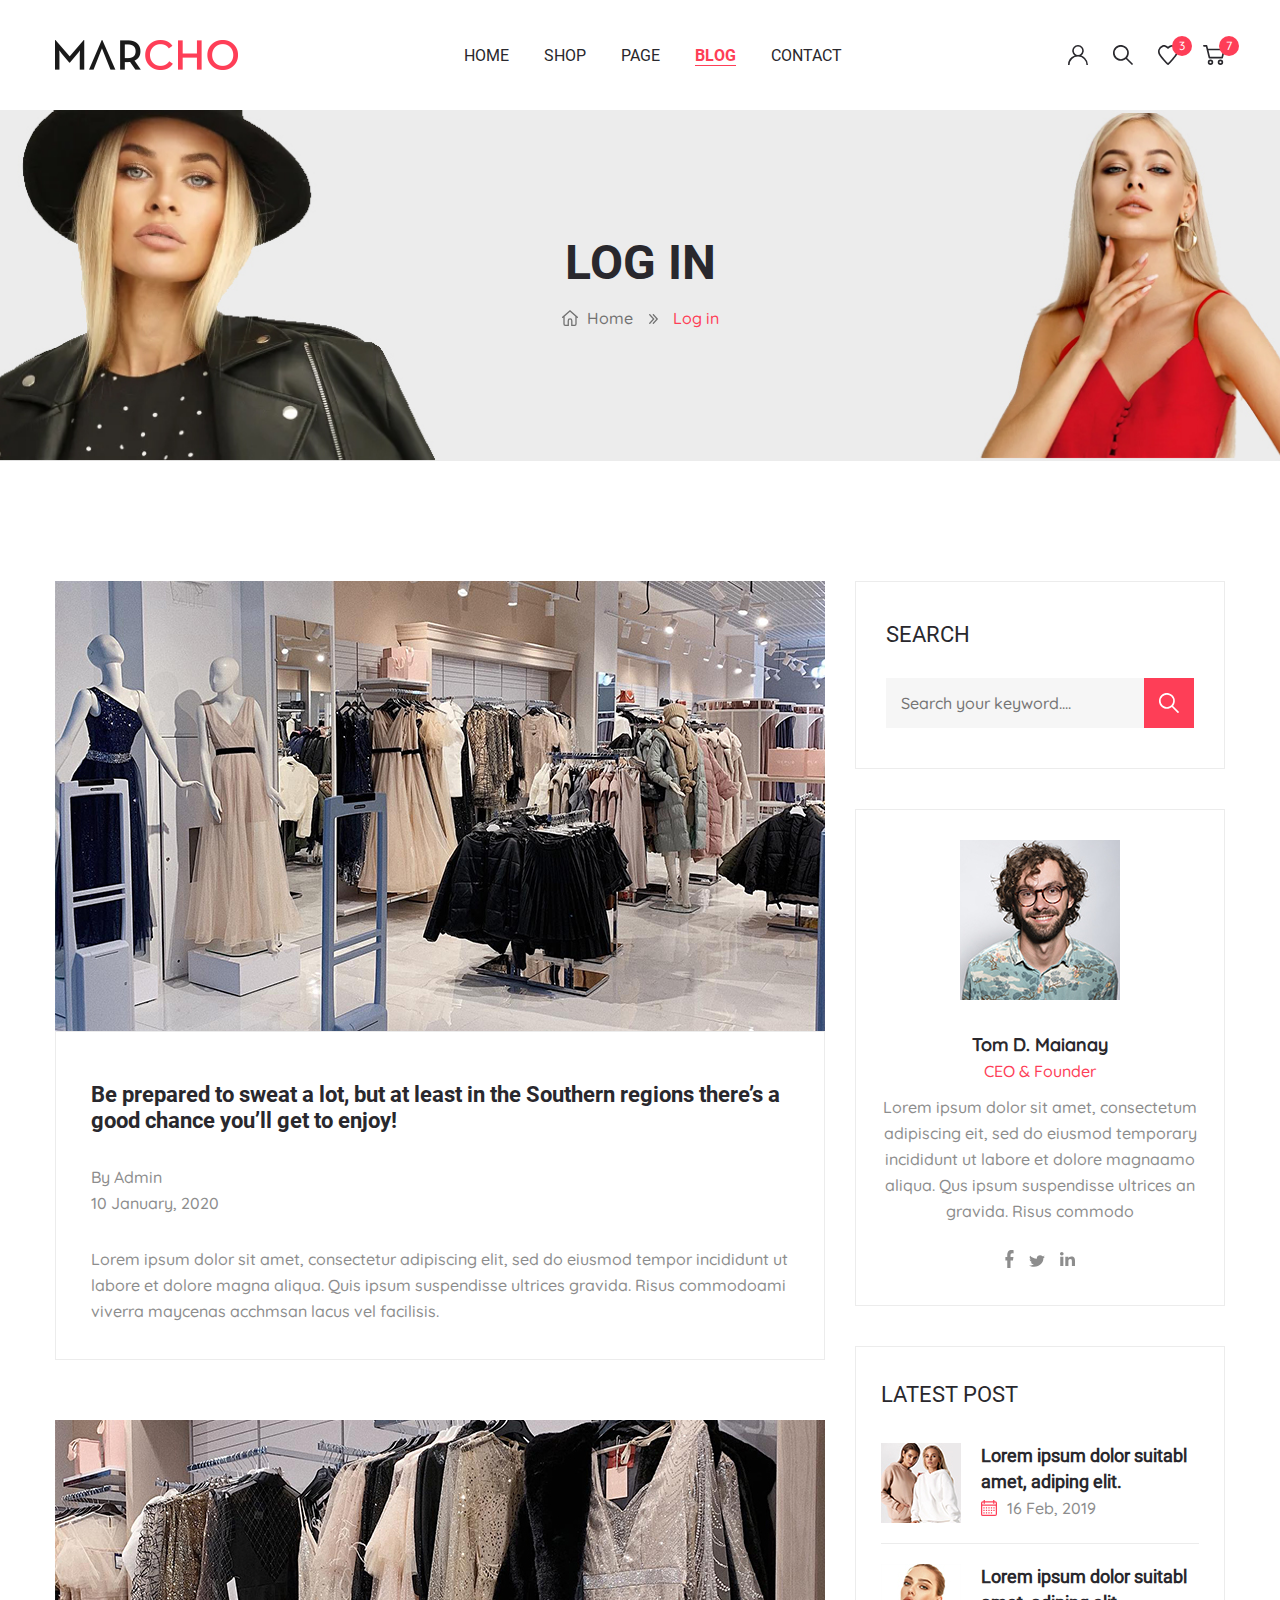
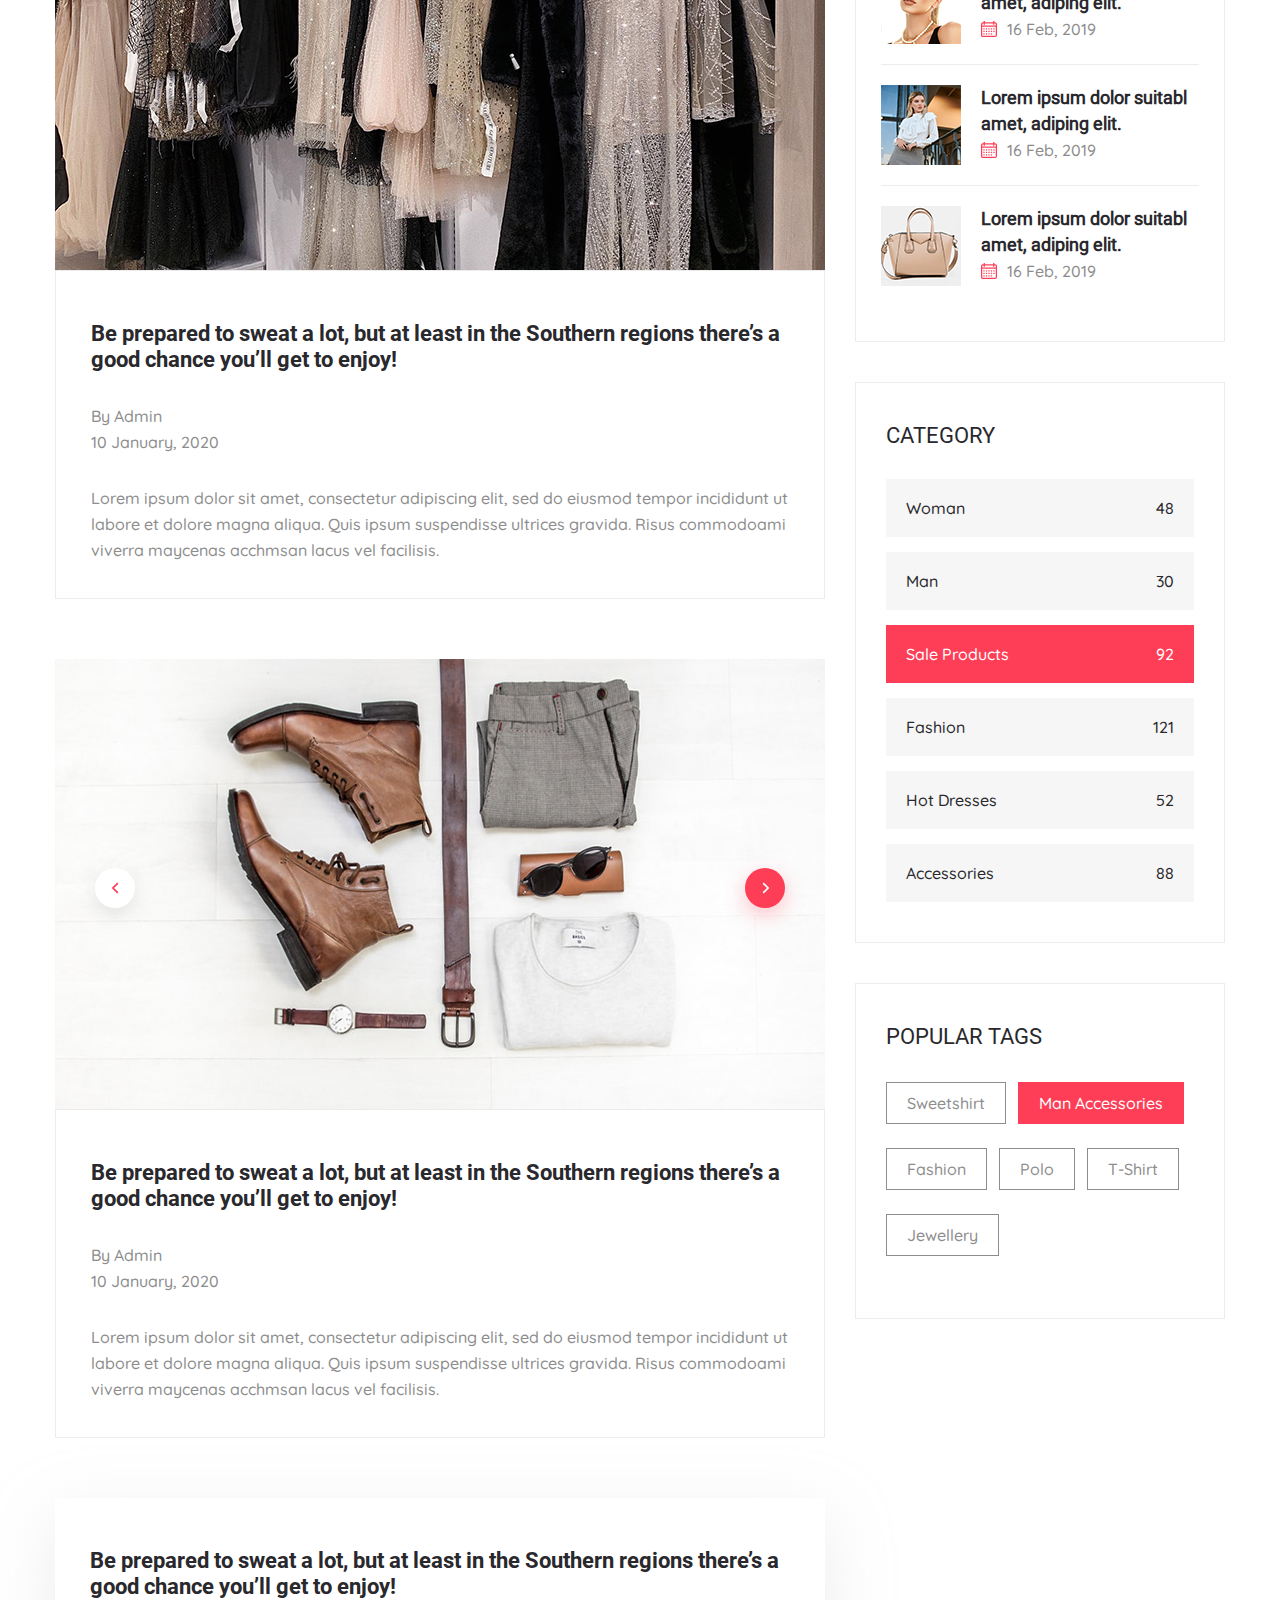
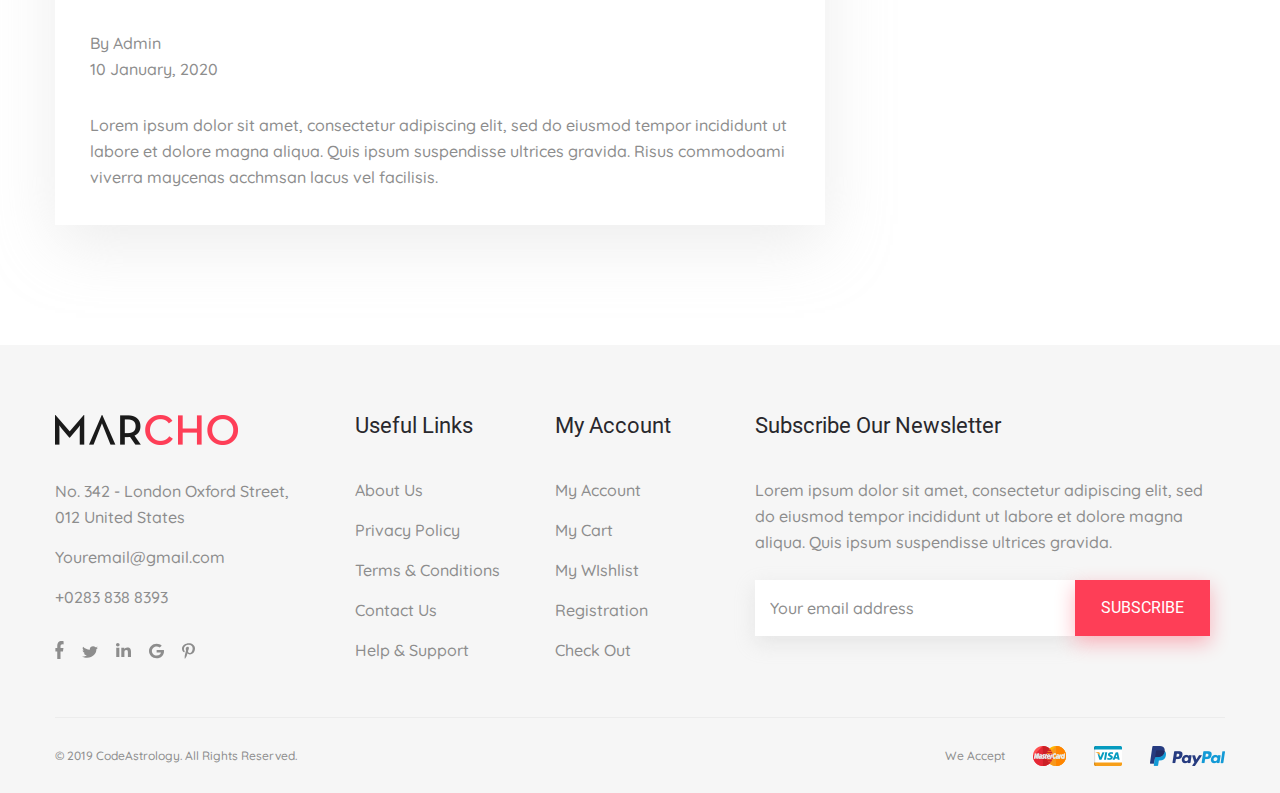
<file: blog.html>
<!DOCTYPE html>
<html lang="en">

<head>
  <meta charset="UTF-8">
  <meta name="viewport" content="width=device-width, initial-scale=1.0">
  <title>Marcho</title>
  <link rel="stylesheet" href="css/blog.min.css">
  <link rel="stylesheet" href="css/style.min.css">
  <link rel="stylesheet" href="images/favicon/favicon.ico">
  <link rel="icon" href="images/favicon/favicon-16x16.png" sizes="16x16">
  <link rel="icon" href="images/favicon/favicon-32x32.png" sizes="32x32">
</head>

<body>

  <header class="header">
  <div class="container">
    <div class="header__inner">
      <a class="logo" href="#">
        <img class="logo__img" src="images/logo.png" alt="logo" />
      </a>
      <nav class="menu">
        <button class="menu__btn">
          <span></span>
        </button>
        <ul class="menu__list">
          <li class="menu__list-item">
            <a class="menu__list-link" href="index.html">HOME</a>
          </li>
          <li class="menu__list-item">
            <a class="menu__list-link" href="shop.html">SHOP</a>
          </li>
          <li class="menu__list-item">
            <a class="menu__list-link" href="products.html">PAGE</a>
          </li>
          <li class="menu__list-item">
            <a class="menu__list-link menu__list-link--active" href="blog.html">BLOG</a>
          </li>
          <li class="menu__list-item">
            <a class="menu__list-link" href="contact.html">CONTACT</a>
          </li>
        </ul>
      </nav>
      <div class="user-nav">
        <a class="user-nav__link" href="#">
          <img
            class="user-nav__link-img"
            src="images/icons/user.svg"
            alt="user icon"
          />
        </a>
        <a class="user-nav__link" href="#">
          <img
            class="user-nav__link-img"
            src="images/icons/search.svg"
            alt="user icon"
          />
        </a>
        <a class="user-nav__link" href="#">
          <img
            class="user-nav__link-img"
            src="images/icons/heart.svg"
            alt="user icon"
          />
          <span class="user-nav__num">3</span>
        </a>
        <a class="user-nav__link" href="#">
          <img
            class="user-nav__link-img"
            src="images/icons/cart.svg"
            alt="user icon"
          />
          <span class="user-nav__num">7</span>
        </a>
      </div>
    </div>
  </div>
</header>


  <main class="main">

  <section class="top">
  <div class="top__container" style="background-image: url('images/top-bg.jpg');">
    <div class="container">
      <h2 class="top__title title">Log in</h2>
      <div class="breadcrumbs
      ">
        <ul class="breadcrumbs__list">
          <li class="breadcrumbs__item">
            <a class="breadcrumbs__link" href="#">
              Home
            </a>
          </li>
          <li class="breadcrumbs__item">
            <a class="breadcrumbs__link" href="#">
              Log in
            </a>
          </li>
        </ul>
      </div>
    </div>
  </div>
</section>

    <section class="blog-page section">
      <div class="container">
        <div class="blog-page__inner">
          <div class="blog-page__content">

            <div class="blog-page__item">
              <a class="blog-page__item-link" href="#">
                <img class="blog-page__img" src="images/blog/4.jpg" alt="blog img">
              </a>
              <div class="blog-page__item-box">
                <h4 class="blog-page__item-title">
                  <a class="blog-page__item-link" href="#">
                    Be prepared to sweat a lot, but at least in the Southern regions there’s a good chance you’ll get to
                    enjoy!
                  </a>
                </h4>
                <div class="blog-box">
                  <a class="blog-box__author" href="#">By Admin</a>
                  <div class="blog-box__date">10 January, 2020</div>
                </div>
                <p class="blog-page__item-text">
                  Lorem ipsum dolor sit amet, consectetur adipiscing elit, sed do eiusmod tempor incididunt ut labore et
                  dolore magna aliqua. Quis ipsum suspendisse ultrices gravida. Risus commodoami viverra maycenas
                  acchmsan lacus vel facilisis.
                </p>
              </div>
            </div>

            <div class="blog-page__item">
              <a class="blog-page__item-link" href="#">
                <img class="blog-page__img" src="images/blog/5.jpg" alt="blog img">
              </a>
              <div class="blog-page__item-box">
                <h4 class="blog-page__item-title">
                  <a class="blog-page__item-link" href="#">
                    Be prepared to sweat a lot, but at least in the Southern regions there’s a good chance you’ll get to
                    enjoy!
                  </a>
                </h4>
                <div class="blog-box">
                  <a class="blog-box__author" href="#">By Admin</a>
                  <div class="blog-box__date">10 January, 2020</div>
                </div>
                <p class="blog-page__item-text">
                  Lorem ipsum dolor sit amet, consectetur adipiscing elit, sed do eiusmod tempor incididunt ut labore et
                  dolore magna aliqua. Quis ipsum suspendisse ultrices gravida. Risus commodoami viverra maycenas
                  acchmsan lacus vel facilisis.
                </p>
              </div>
            </div>

            <div class="blog-page__item blog-page__item--slider">
              <div class="blog-page__slider">
                <img class="blog-page__img" src="images/blog/6.jpg" alt="blog img">
                <img class="blog-page__img" src="images/blog/5.jpg" alt="blog img">
                <img class="blog-page__img" src="images/blog/4.jpg" alt="blog img">
              </div>
              <div class="blog-page__item-box">
                <h4 class="blog-page__item-title">
                  <a class="blog-page__item-link" href="#">
                    Be prepared to sweat a lot, but at least in the Southern regions there’s a good chance you’ll get to
                    enjoy!
                  </a>
                </h4>
                <div class="blog-box">
                  <a class="blog-box__author" href="#">By Admin</a>
                  <div class="blog-box__date">10 January, 2020</div>
                </div>
                <p class="blog-page__item-text">
                  Lorem ipsum dolor sit amet, consectetur adipiscing elit, sed do eiusmod tempor incididunt ut labore et
                  dolore magna aliqua. Quis ipsum suspendisse ultrices gravida. Risus commodoami viverra maycenas
                  acchmsan lacus vel facilisis.
                </p>
              </div>
            </div>

            <div class="blog-page__item  blog-page__item--no-image">
              <div class="blog-page__item-box">
                <h4 class="blog-page__item-title">
                  <a class="blog-page__item-link" href="#">
                    Be prepared to sweat a lot, but at least in the Southern regions there’s a good chance you’ll get to
                    enjoy!
                  </a>
                </h4>
                <div class="blog-box">
                  <a class="blog-box__author" href="#">By Admin</a>
                  <div class="blog-box__date">10 January, 2020</div>
                </div>
                <p class="blog-page__item-text">
                  Lorem ipsum dolor sit amet, consectetur adipiscing elit, sed do eiusmod tempor incididunt ut labore et
                  dolore magna aliqua. Quis ipsum suspendisse ultrices gravida. Risus commodoami viverra maycenas
                  acchmsan lacus vel facilisis.
                </p>
              </div>
            </div>

          </div>
          <div class="blog-page__aside">
            <div class="filter-search filter__item">
              <h3 class="filter__title">
                Search
              </h3>
              <form class="filter-search__form" action="#">
                <input class="filter-search__input" placeholder="Search your keyword...." type="text">
                <button class="filter-search__btn" type="submit">
                  <img src="images/icons/search-white.svg" alt="search images">
                </button>
              </form>
            </div>

            <div class="person">
              <img class="person__img" src="images/avatar/ceo.jpg" alt="ceo">
              <h3 class="person__subtitle">Tom D. Maianay</h3>
              <p class="person__position">CEO & Founder</p>
              <p class="person__text">
                Lorem ipsum dolor sit amet, consectetum adipiscing eit, sed do eiusmod temporary
                incididunt ut labore et dolore magnaamo aliqua. Qus ipsum suspendisse ultrices an gravida. Risus commodo
              </p>
              <div class="person__social">
                <a class="person__socual-link" href="#">
                  <svg xmlns="http://www.w3.org/2000/svg" xmlns:xlink="http://www.w3.org/1999/xlink" width="9px"
                    height="18px" viewBox="0 0 9 18" version="1.1">
                    <g>
                      <path
                        d="M 2.25 10.523438 L 2.25 18 L 5.511719 18 L 5.511719 10.523438 L 7.945312 10.523438 L 8.453125 7.085938 L 5.511719 7.085938 L 5.511719 5.867188 C 5.511719 4.050781 6.082031 3.355469 7.558594 3.355469 C 8.015625 3.355469 8.382812 3.367188 8.597656 3.394531 L 8.597656 0.277344 C 8.195312 0.140625 7.210938 0 6.644531 0 C 3.636719 0 2.25 1.773438 2.25 5.605469 L 2.25 7.085938 L 0.394531 7.085938 L 0.394531 10.523438 Z M 2.25 10.523438 " />
                    </g>
                  </svg>
                </a>
                <a class="person__socual-link" href="#">
                  <svg xmlns="http://www.w3.org/2000/svg" xmlns:xlink="http://www.w3.org/1999/xlink" width="16px"
                    height="14px" viewBox="0 0 16 14" version="1.1">
                    <g>
                      <path
                        d="M 14.355469 4.148438 C 14.367188 4.269531 14.367188 4.398438 14.367188 4.519531 C 14.367188 8.3125 11.066406 12.683594 5.035156 12.683594 C 3.175781 12.683594 1.449219 12.214844 0 11.398438 C 0.261719 11.425781 0.519531 11.433594 0.789062 11.433594 C 2.324219 11.433594 3.734375 10.976562 4.863281 10.207031 C 3.421875 10.179688 2.210938 9.355469 1.796875 8.214844 C 2 8.242188 2.203125 8.261719 2.414062 8.261719 C 2.710938 8.261719 3.003906 8.226562 3.277344 8.160156 C 1.773438 7.898438 0.648438 6.738281 0.648438 5.34375 L 0.648438 5.308594 C 1.085938 5.523438 1.59375 5.65625 2.132812 5.671875 C 1.246094 5.160156 0.667969 4.277344 0.667969 3.285156 C 0.667969 2.75 0.832031 2.261719 1.117188 1.835938 C 2.730469 3.578125 5.15625 4.714844 7.878906 4.835938 C 7.828125 4.625 7.796875 4.402344 7.796875 4.179688 C 7.796875 2.601562 9.257812 1.3125 11.074219 1.3125 C 12.019531 1.3125 12.871094 1.660156 13.472656 2.21875 C 14.210938 2.09375 14.925781 1.855469 15.554688 1.527344 C 15.308594 2.191406 14.789062 2.75 14.113281 3.105469 C 14.773438 3.042969 15.414062 2.882812 16 2.664062 C 15.554688 3.230469 14.992188 3.738281 14.355469 4.148438 Z M 14.355469 4.148438 " />
                    </g>
                  </svg>
                </a>
                <a class="person__socual-link" href="#">
                  <svg xmlns="http://www.w3.org/2000/svg" xmlns:xlink="http://www.w3.org/1999/xlink" width="15px"
                    height="16px" viewBox="0 0 15 16" version="1.1">
                    <g>
                      <path
                        d="M 3.359375 14 L 0.246094 14 L 0.246094 4.652344 L 3.359375 4.652344 Z M 1.800781 3.378906 C 0.808594 3.378906 0 2.609375 0 1.679688 C 0 0.753906 0.804688 0 1.800781 0 C 2.796875 0 3.601562 0.753906 3.601562 1.679688 C 3.601562 2.609375 2.796875 3.378906 1.800781 3.378906 Z M 14.996094 14 L 11.894531 14 L 11.894531 9.449219 C 11.894531 8.367188 11.871094 6.976562 10.277344 6.976562 C 8.660156 6.976562 8.410156 8.152344 8.410156 9.371094 L 8.410156 14 L 5.304688 14 L 5.304688 4.652344 L 8.285156 4.652344 L 8.285156 5.929688 L 8.332031 5.929688 C 8.746094 5.195312 9.761719 4.417969 11.273438 4.417969 C 14.421875 4.417969 15 6.351562 15 8.867188 L 15 14 Z M 14.996094 14 " />
                    </g>
                  </svg>
                </a>

              </div>
            </div>

            <div class="latest-post">
              <h3 class="latest-post__title">
                latest post
              </h3>

              <div class="latest-post__item">
                <a class="latest-post__img-link" href="#">
                  <img class="latest-post__img" src="images/avatar/4.jpg" alt="avatar">
                </a>
                <div class="latest-post__box">
                  <a class="latest-post__title-link" href="#">
                    <h4 class="latest-post__box-title">
                      Lorem ipsum dolor suitabl amet, adiping elit.
                    </h4>
                  </a>
                  <div class="latest-post__date">
                    16 Feb, 2019
                  </div>
                </div>
              </div>

              <div class="latest-post__item">
                <a class="latest-post__img-link" href="#">
                  <img class="latest-post__img" src="images/avatar/5.jpg" alt="avatar">
                </a>
                <div class="latest-post__box">
                  <a class="latest-post__title-link" href="#">
                    <h4 class="latest-post__box-title">
                      Lorem ipsum dolor suitabl amet, adiping elit.
                    </h4>
                  </a>
                  <div class="latest-post__date">
                    16 Feb, 2019
                  </div>
                </div>
              </div>

              <div class="latest-post__item">
                <a class="latest-post__img-link" href="#">
                  <img class="latest-post__img" src="images/avatar/6.jpg" alt="avatar">
                </a>
                <div class="latest-post__box">
                  <a class="latest-post__title-link" href="#">
                    <h4 class="latest-post__box-title">
                      Lorem ipsum dolor suitabl amet, adiping elit.
                    </h4>
                  </a>
                  <div class="latest-post__date">
                    16 Feb, 2019
                  </div>
                </div>
              </div>

              <div class="latest-post__item">
                <a class="latest-post__img-link" href="#">
                  <img class="latest-post__img" src="images/avatar/7.jpg" alt="avatar">
                </a>
                <div class="latest-post__box">
                  <a class="latest-post__title-link" href="#">
                    <h4 class="latest-post__box-title">
                      Lorem ipsum dolor suitabl amet, adiping elit.
                    </h4>
                  </a>
                  <div class="latest-post__date">
                    16 Feb, 2019
                  </div>
                </div>
              </div>



            </div>


            <div class="filter__item filter-category">
              <h3 class="filter__title">
                CATEGORY
              </h3>
              <form class="filter-category__form" action="#">
                <label class="filter-category__label">
                  <input class="filter-category__input" type="checkbox">
                  <div class="filter-category__checkbox">
                    <span>Woman</span>
                    <span>48</span>
                  </div>
                </label>
                <label class="filter-category__label">
                  <input class="filter-category__input" type="checkbox">
                  <div class="filter-category__checkbox">
                    <span>Man</span>
                    <span>30</span>
                  </div>
                </label>
                <label class="filter-category__label">
                  <input class="filter-category__input" type="checkbox" checked>
                  <div class="filter-category__checkbox">
                    <span>Sale Products</span>
                    <span>92</span>
                  </div>
                </label>
                <label class="filter-category__label">
                  <input class="filter-category__input" type="checkbox">
                  <div class="filter-category__checkbox">
                    <span>Fashion</span>
                    <span>121</span>
                  </div>
                </label>
                <label class="filter-category__label">
                  <input class="filter-category__input" type="checkbox">
                  <div class="filter-category__checkbox">
                    <span>Hot Dresses</span>
                    <span>52</span>
                  </div>
                </label>
                <label class="filter-category__label">
                  <input class="filter-category__input" type="checkbox">
                  <div class="filter-category__checkbox">
                    <span>Accessories</span>
                    <span>88</span>
                  </div>
                </label>
              </form>
            </div>
            <div class="filter__item filter-popular">
              <h3 class="filter__title">
                Popular Tags
              </h3>
              <form class="filter-popular__form" action="#">
                <label class="filter-popular__label">
                  <input class="filter-popular__input" type="checkbox">
                  <span class="filter-popular__checkbox">Sweetshirt</span>
                </label>
                <label class="filter-popular__label">
                  <input class="filter-popular__input" type="checkbox" checked>
                  <span class="filter-popular__checkbox">Man Accessories</span>
                </label>
                <label class="filter-popular__label">
                  <input class="filter-popular__input" type="checkbox">
                  <span class="filter-popular__checkbox">Fashion</span>
                </label>
                <label class="filter-popular__label">
                  <input class="filter-popular__input" type="checkbox">
                  <span class="filter-popular__checkbox">Polo</span>
                </label>
                <label class="filter-popular__label">
                  <input class="filter-popular__input" type="checkbox">
                  <span class="filter-popular__checkbox">T-Shirt</span>
                </label>
                <label class="filter-popular__label">
                  <input class="filter-popular__input" type="checkbox">
                  <span class="filter-popular__checkbox">Jewellery</span>
                </label>
              </form>
            </div>
          </div>
        </div>
      </div>
    </section>

  </main>

  <footer class="footer">
  <div class="container">
    <div class="footer-top">
      <div class="footer-top__item footer-top__contact">
        <a class="logo footer-top__logo" href="#">
          <img class="logo__img" src="images/logo.png" alt="logo">
        </a>
        <a class="footer-top__adders" href="#">
          No. 342 - London Oxford Street,
          012 United States
        </a>
        <a class="footer-top__email" href="mailto:Youremail@gmail.com">
          Youremail@gmail.com
        </a>
        <a class="footer-top__phone" href="tel:+02838388393">
          +0283 838 8393
        </a>
        <ul class="footer-top__social-list">
          <li class="footer-top__social-item">
            <a class="footer-top__social-link" href="#">
              <svg xmlns="http://www.w3.org/2000/svg" xmlns:xlink="http://www.w3.org/1999/xlink" width="9px"
                height="18px" viewBox="0 0 9 18" version="1.1">
                <g>
                  <path
                    d="M 2.25 10.523438 L 2.25 18 L 5.511719 18 L 5.511719 10.523438 L 7.945312 10.523438 L 8.453125 7.085938 L 5.511719 7.085938 L 5.511719 5.867188 C 5.511719 4.050781 6.082031 3.355469 7.558594 3.355469 C 8.015625 3.355469 8.382812 3.367188 8.597656 3.394531 L 8.597656 0.277344 C 8.195312 0.140625 7.210938 0 6.644531 0 C 3.636719 0 2.25 1.773438 2.25 5.605469 L 2.25 7.085938 L 0.394531 7.085938 L 0.394531 10.523438 Z M 2.25 10.523438 " />
                </g>
              </svg>
            </a>
          </li>
          <li class="footer-top__social-item">
            <a class="footer-top__social-link" href="#">
              <svg xmlns="http://www.w3.org/2000/svg" xmlns:xlink="http://www.w3.org/1999/xlink" width="16px"
                height="14px" viewBox="0 0 16 14" version="1.1">
                <g>
                  <path
                    d="M 14.355469 4.148438 C 14.367188 4.269531 14.367188 4.398438 14.367188 4.519531 C 14.367188 8.3125 11.066406 12.683594 5.035156 12.683594 C 3.175781 12.683594 1.449219 12.214844 0 11.398438 C 0.261719 11.425781 0.519531 11.433594 0.789062 11.433594 C 2.324219 11.433594 3.734375 10.976562 4.863281 10.207031 C 3.421875 10.179688 2.210938 9.355469 1.796875 8.214844 C 2 8.242188 2.203125 8.261719 2.414062 8.261719 C 2.710938 8.261719 3.003906 8.226562 3.277344 8.160156 C 1.773438 7.898438 0.648438 6.738281 0.648438 5.34375 L 0.648438 5.308594 C 1.085938 5.523438 1.59375 5.65625 2.132812 5.671875 C 1.246094 5.160156 0.667969 4.277344 0.667969 3.285156 C 0.667969 2.75 0.832031 2.261719 1.117188 1.835938 C 2.730469 3.578125 5.15625 4.714844 7.878906 4.835938 C 7.828125 4.625 7.796875 4.402344 7.796875 4.179688 C 7.796875 2.601562 9.257812 1.3125 11.074219 1.3125 C 12.019531 1.3125 12.871094 1.660156 13.472656 2.21875 C 14.210938 2.09375 14.925781 1.855469 15.554688 1.527344 C 15.308594 2.191406 14.789062 2.75 14.113281 3.105469 C 14.773438 3.042969 15.414062 2.882812 16 2.664062 C 15.554688 3.230469 14.992188 3.738281 14.355469 4.148438 Z M 14.355469 4.148438 " />
                </g>
              </svg>
            </a>
          </li>
          <li class="footer-top__social-item">
            <a class="footer-top__social-link" href="#">
              <svg xmlns="http://www.w3.org/2000/svg" xmlns:xlink="http://www.w3.org/1999/xlink" width="15px"
                height="16px" viewBox="0 0 15 16" version="1.1">
                <g>
                  <path
                    d="M 3.359375 14 L 0.246094 14 L 0.246094 4.652344 L 3.359375 4.652344 Z M 1.800781 3.378906 C 0.808594 3.378906 0 2.609375 0 1.679688 C 0 0.753906 0.804688 0 1.800781 0 C 2.796875 0 3.601562 0.753906 3.601562 1.679688 C 3.601562 2.609375 2.796875 3.378906 1.800781 3.378906 Z M 14.996094 14 L 11.894531 14 L 11.894531 9.449219 C 11.894531 8.367188 11.871094 6.976562 10.277344 6.976562 C 8.660156 6.976562 8.410156 8.152344 8.410156 9.371094 L 8.410156 14 L 5.304688 14 L 5.304688 4.652344 L 8.285156 4.652344 L 8.285156 5.929688 L 8.332031 5.929688 C 8.746094 5.195312 9.761719 4.417969 11.273438 4.417969 C 14.421875 4.417969 15 6.351562 15 8.867188 L 15 14 Z M 14.996094 14 " />
                </g>
              </svg>
            </a>
          </li>
          <li class="footer-top__social-item">
            <a class="footer-top__social-link" href="#">
              <svg xmlns="http://www.w3.org/2000/svg" xmlns:xlink="http://www.w3.org/1999/xlink" width="15px"
                height="16px" viewBox="0 0 15 15" version="1.1">
                <g>
                  <path
                    d="M 15 7.671875 C 15 11.816406 12.023438 14.765625 7.621094 14.765625 C 3.40625 14.765625 0 11.519531 0 7.5 C 0 3.480469 3.40625 0.234375 7.621094 0.234375 C 9.675781 0.234375 11.402344 0.953125 12.734375 2.136719 L 10.660156 4.039062 C 7.945312 1.539062 2.898438 3.414062 2.898438 7.5 C 2.898438 10.035156 5.023438 12.085938 7.621094 12.085938 C 10.640625 12.085938 11.773438 10.027344 11.949219 8.957031 L 7.621094 8.957031 L 7.621094 6.457031 L 14.878906 6.457031 C 14.949219 6.828125 15 7.1875 15 7.671875 Z M 15 7.671875 " />
                </g>
              </svg>
            </a>
          </li>
          <li class="footer-top__social-item">
            <a class="footer-top__social-link" href="#">
              <svg xmlns="http://www.w3.org/2000/svg" xmlns:xlink="http://www.w3.org/1999/xlink" width="13px"
                height="16px" viewBox="0 0 13 16" version="1.1">
                <g>
                  <path
                    d="M 6.90625 0.203125 C 3.433594 0.203125 0 2.339844 0 5.800781 C 0 8 1.339844 9.25 2.152344 9.25 C 2.488281 9.25 2.679688 8.386719 2.679688 8.144531 C 2.679688 7.851562 1.878906 7.234375 1.878906 6.023438 C 1.878906 3.511719 3.949219 1.730469 6.632812 1.730469 C 8.9375 1.730469 10.644531 2.941406 10.644531 5.164062 C 10.644531 6.820312 9.921875 9.933594 7.585938 9.933594 C 6.742188 9.933594 6.023438 9.371094 6.023438 8.566406 C 6.023438 7.382812 6.917969 6.242188 6.917969 5.023438 C 6.917969 2.953125 3.738281 3.328125 3.738281 5.828125 C 3.738281 6.351562 3.808594 6.933594 4.0625 7.414062 C 3.59375 9.269531 2.640625 12.035156 2.640625 13.945312 C 2.640625 14.539062 2.730469 15.117188 2.792969 15.710938 C 2.90625 15.828125 2.851562 15.816406 3.027344 15.757812 C 4.734375 13.601562 4.671875 13.179688 5.445312 10.355469 C 5.859375 11.085938 6.9375 11.480469 7.789062 11.480469 C 11.386719 11.480469 13 8.246094 13 5.332031 C 13 2.226562 10.09375 0.203125 6.90625 0.203125 Z M 6.90625 0.203125 " />
                </g>
              </svg>
            </a>
          </li>
        </ul>
      </div>

      <div class="footer-top__item footer-top__nav">
        <h6 class="footer-top__title">
          Useful Links
        </h6>
        <ul class="footer-top__list">
          <li class="footer-top__item">
            <a class="footer-top__link" href="#">
              About Us
            </a>
          </li>
          <li class="footer-top__item">
            <a class="footer-top__link" href="#">
              Privacy Policy
            </a>
          </li>
          <li class="footer-top__item">
            <a class="footer-top__link" href="#">
              Terms & Conditions
            </a>
          </li>
          <li class="footer-top__item">
            <a class="footer-top__link" href="#">
              Contact Us
            </a>
          </li>
          <li class="footer-top__item">
            <a class="footer-top__link" href="#">
              Help & Support
            </a>
          </li>
        </ul>
      </div>

      <div class="footer-top__item footer-top__nav">
        <h6 class="footer-top__title">
          My Account
        </h6>
        <ul class="footer-top__list">
          <li class="footer-top__item">
            <a class="footer-top__link" href="#">
              My Account
            </a>
          </li>
          <li class="footer-top__item">
            <a class="footer-top__link" href="#">
              My Cart
            </a>
          </li>
          <li class="footer-top__item">
            <a class="footer-top__link" href="#">
              My WIshlist
            </a>
          </li>
          <li class="footer-top__item">
            <a class="footer-top__link" href="#">
              Registration
            </a>
          </li>
          <li class="footer-top__item">
            <a class="footer-top__link" href="#">
              Check Out
            </a>
          </li>
        </ul>
      </div>

      <div class="footer-top__item footer-top__item-form">
        <h6 class="footer-top__title">
          Subscribe Our Newsletter
        </h6>
        <p class="footer-top__text">
          Lorem ipsum dolor sit amet, consectetur adipiscing elit, sed do eiusmod tempor incididunt ut labore et
          dolore magna aliqua. Quis ipsum suspendisse ultrices gravida.
        </p>
        <form class="footer-top__form" action="#">
          <input class="footer-top__form-input" type="email" placeholder="Your email address" required>
          <button class="footer-top__form-btn" type="submit">Subscribe</button>
        </form>
      </div>

    </div>
    <div class="footer-bottom">
      <p class="footer-bottom__copy">
        © 2019 CodeAstrology. All Rights Reserved.
      </p>
      <div class="footer-bottom__accept">
        We Accept
        <img class="footer-bottom__accept-img" src="images/icons/mastercard.png" alt="we accept mastercard">
        <img class="footer-bottom__accept-img" src="images/icons/visa.png" alt="we accept visa">
        <img class="footer-bottom__accept-img" src="images/icons/paypal.png" alt="we accept pay pal">
      </div>
    </div>
  </div>
</footer>

  <script src="js/main.min.js"></script>
</body>

</html>
</file>
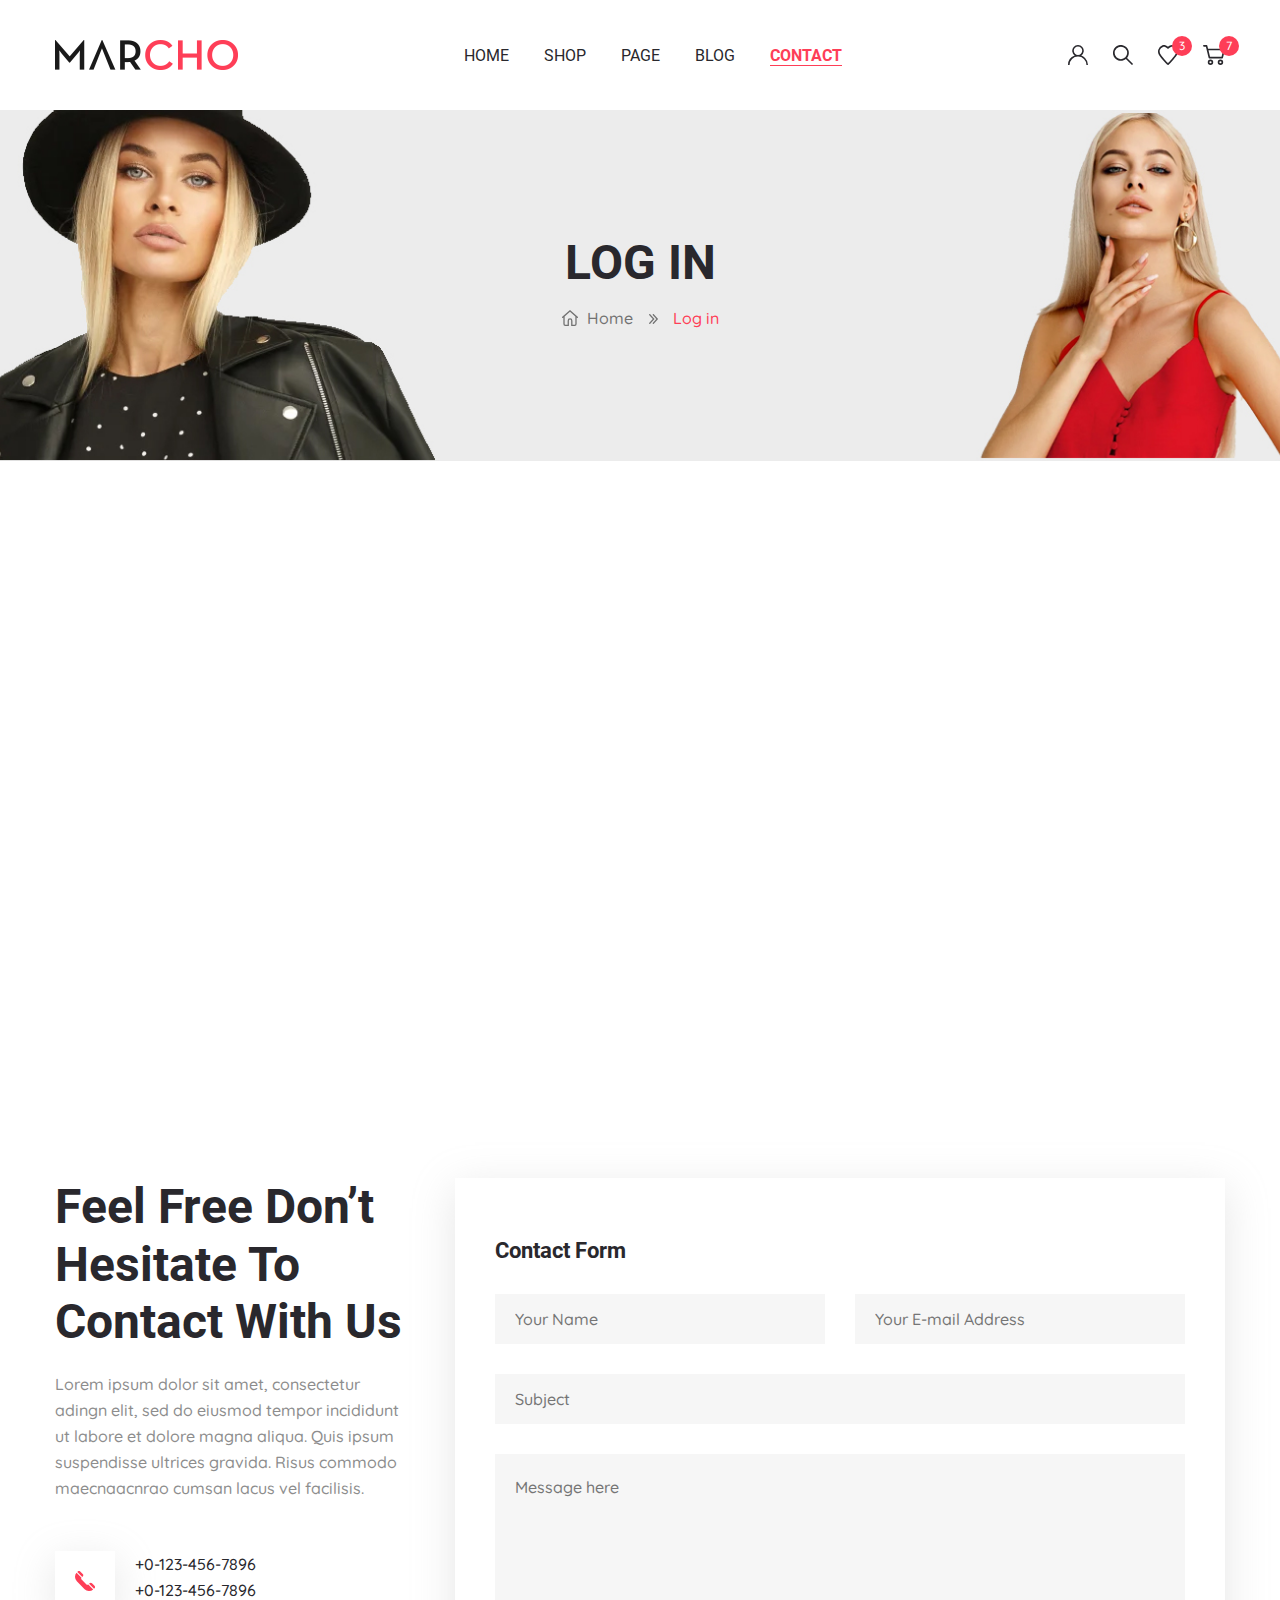
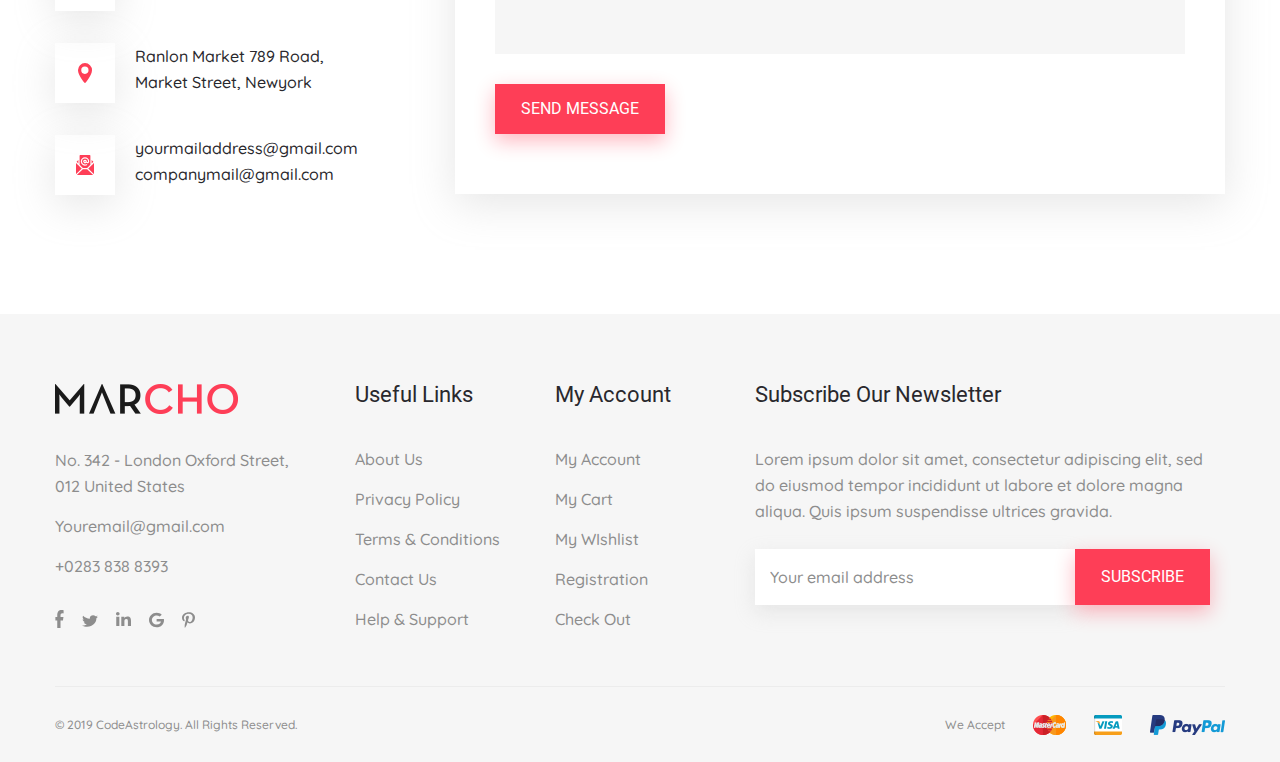
<file: contact.html>
<!DOCTYPE html>
<html lang="en">

<head>
  <meta charset="UTF-8">
  <meta name="viewport" content="width=device-width, initial-scale=1.0">
  <title>Marcho</title>
  <link rel="stylesheet" href="css/contact.min.css">
  <link rel="stylesheet" href="css/style.min.css">
  <link rel="stylesheet" href="images/favicon/favicon.ico">
  <link rel="icon" href="images/favicon/favicon-16x16.png" sizes="16x16">
  <link rel="icon" href="images/favicon/favicon-32x32.png" sizes="32x32">
</head>

<body>

  <header class="header">
    <div class="container">
      <div class="header__inner">
        <a class="logo" href="#">
          <img class="logo__img" src="images/logo.png" alt="logo" />
        </a>
        <nav class="menu">
          <button class="menu__btn">
            <span></span>
          </button>
          <ul class="menu__list">
            <li class="menu__list-item">
              <a class="menu__list-link" href="index.html">HOME</a>
            </li>
            <li class="menu__list-item">
              <a class="menu__list-link" href="shop.html">SHOP</a>
            </li>
            <li class="menu__list-item">
              <a class="menu__list-link" href="products.html">PAGE</a>
            </li>
            <li class="menu__list-item">
              <a class="menu__list-link" href="blog.html">BLOG</a>
            </li>
            <li class="menu__list-item">
              <a class="menu__list-link menu__list-link--active" href="contact.html">CONTACT</a>
            </li>
          </ul>
        </nav>
        <div class="user-nav">
          <a class="user-nav__link" href="#">
            <img class="user-nav__link-img" src="images/icons/user.svg" alt="user icon" />
          </a>
          <a class="user-nav__link" href="#">
            <img class="user-nav__link-img" src="images/icons/search.svg" alt="user icon" />
          </a>
          <a class="user-nav__link" href="#">
            <img class="user-nav__link-img" src="images/icons/heart.svg" alt="user icon" />
            <span class="user-nav__num">3</span>
          </a>
          <a class="user-nav__link" href="#">
            <img class="user-nav__link-img" src="images/icons/cart.svg" alt="user icon" />
            <span class="user-nav__num">7</span>
          </a>
        </div>
      </div>
    </div>
  </header>



  <main class="main">

    <section class="top">
      <div class="top__container" style="background-image: url('images/top-bg.jpg');">
        <div class="container">
          <h2 class="top__title title">Log in</h2>
          <div class="breadcrumbs
      ">
            <ul class="breadcrumbs__list">
              <li class="breadcrumbs__item">
                <a class="breadcrumbs__link" href="#">
                  Home
                </a>
              </li>
              <li class="breadcrumbs__item">
                <a class="breadcrumbs__link" href="#">
                  Log in
                </a>
              </li>
            </ul>
          </div>
        </div>
      </div>
    </section>


    <section class="map section">
      <div class="container">
        <div class="maps">
          <iframe
            src="https://www.google.com/maps/embed?pb=!1m18!1m12!1m3!1d2441.2641418628486!2d76.9892371!3d52.2749064!2m3!1f0!2f0!3f0!3m2!1i1024!2i768!4f13.1!3m3!1m2!1s0x42f9cb229fb08193%3A0xe2b02ee98ec6f52f!2z0YPQuy4g0JrQsNC80LfQuNC90LAgNjcvMSwg0J_QsNCy0LvQvtC00LDRgCAxNDAwMDA!5e0!3m2!1sru!2skz!4v1628236423579!5m2!1sru!2skz"
            style="border:0;" allowfullscreen="" loading="lazy">
          </iframe>
        </div>
      </div>
    </section>

    <section class="contact-us">
      <div class="container">
        <div class="contact-us__inner">
          <div class="contact-us__info">
            <h3 class="contact-us__title">
              Feel Free Don’t Hesitate To Contact With Us
            </h3>
            <p class="contact-us__text">
              Lorem ipsum dolor sit amet, consectetur adingn elit, sed do eiusmod tempor incididunt ut labore et dolore
              magna aliqua. Quis ipsum suspendisse ultrices gravida. Risus commodo maecnaacnrao cumsan lacus vel
              facilisis.
            </p>
            <ul class="contact-us__list">
              <li class="contact-us__item contact-us__item--phone">
                <a class="contact-us__phone" href="tel:+01234567896">+0-123-456-7896</a>
                <a class="contact-us__phone" href="tel:+01234567896"> +0-123-456-7896</a>
              </li>
              <li class="contact-us__item contact-us__item--location">
                <a class="contact-us__address" href="#" target="_blank" rel="noopener noreferrer">
                  Ranlon Market 789 Road,<br>
                  Market Street, Newyork
                </a>
              </li>
              <li class="contact-us__item contact-us__item--email">
                <a class="contact-us__email" href="mailto:@yourmailaddress@gmail.com">yourmailaddress@gmail.com</a>
                <a class="contact-us__email" href="mailto:@companymail@gmail.com">companymail@gmail.com</a>
              </li>
            </ul>
          </div>

          <form class="contact-us__form" action="#">

            <p class="contact-us__form-title">
              Contact Form
            </p>
            <div class="contact-us__form-box">
              <input class="contact-us__form-input" type="text" placeholder="Your Name">
              <input class="contact-us__form-input" type="text" placeholder="Your E-mail Address">
            </div>
            <input class="contact-us__form-input" type="text" placeholder="Subject">
            <textarea class="contact-us__form-textarea" placeholder="Message here"></textarea>
            <button class="contact-us__form-btn" type="submit">SEND MESSAGE</button>

          </form>


        </div>
      </div>

    </section>




  </main>

  <footer class="footer">
    <div class="container">
      <div class="footer-top">
        <div class="footer-top__item footer-top__contact">
          <a class="logo footer-top__logo" href="#">
            <img class="logo__img" src="images/logo.png" alt="logo">
          </a>
          <a class="footer-top__adders" href="#">
            No. 342 - London Oxford Street,
            012 United States
          </a>
          <a class="footer-top__email" href="mailto:Youremail@gmail.com">
            Youremail@gmail.com
          </a>
          <a class="footer-top__phone" href="tel:+02838388393">
            +0283 838 8393
          </a>
          <ul class="footer-top__social-list">
            <li class="footer-top__social-item">
              <a class="footer-top__social-link" href="#">
                <svg xmlns="http://www.w3.org/2000/svg" xmlns:xlink="http://www.w3.org/1999/xlink" width="9px"
                  height="18px" viewBox="0 0 9 18" version="1.1">
                  <g>
                    <path
                      d="M 2.25 10.523438 L 2.25 18 L 5.511719 18 L 5.511719 10.523438 L 7.945312 10.523438 L 8.453125 7.085938 L 5.511719 7.085938 L 5.511719 5.867188 C 5.511719 4.050781 6.082031 3.355469 7.558594 3.355469 C 8.015625 3.355469 8.382812 3.367188 8.597656 3.394531 L 8.597656 0.277344 C 8.195312 0.140625 7.210938 0 6.644531 0 C 3.636719 0 2.25 1.773438 2.25 5.605469 L 2.25 7.085938 L 0.394531 7.085938 L 0.394531 10.523438 Z M 2.25 10.523438 " />
                  </g>
                </svg>
              </a>
            </li>
            <li class="footer-top__social-item">
              <a class="footer-top__social-link" href="#">
                <svg xmlns="http://www.w3.org/2000/svg" xmlns:xlink="http://www.w3.org/1999/xlink" width="16px"
                  height="14px" viewBox="0 0 16 14" version="1.1">
                  <g>
                    <path
                      d="M 14.355469 4.148438 C 14.367188 4.269531 14.367188 4.398438 14.367188 4.519531 C 14.367188 8.3125 11.066406 12.683594 5.035156 12.683594 C 3.175781 12.683594 1.449219 12.214844 0 11.398438 C 0.261719 11.425781 0.519531 11.433594 0.789062 11.433594 C 2.324219 11.433594 3.734375 10.976562 4.863281 10.207031 C 3.421875 10.179688 2.210938 9.355469 1.796875 8.214844 C 2 8.242188 2.203125 8.261719 2.414062 8.261719 C 2.710938 8.261719 3.003906 8.226562 3.277344 8.160156 C 1.773438 7.898438 0.648438 6.738281 0.648438 5.34375 L 0.648438 5.308594 C 1.085938 5.523438 1.59375 5.65625 2.132812 5.671875 C 1.246094 5.160156 0.667969 4.277344 0.667969 3.285156 C 0.667969 2.75 0.832031 2.261719 1.117188 1.835938 C 2.730469 3.578125 5.15625 4.714844 7.878906 4.835938 C 7.828125 4.625 7.796875 4.402344 7.796875 4.179688 C 7.796875 2.601562 9.257812 1.3125 11.074219 1.3125 C 12.019531 1.3125 12.871094 1.660156 13.472656 2.21875 C 14.210938 2.09375 14.925781 1.855469 15.554688 1.527344 C 15.308594 2.191406 14.789062 2.75 14.113281 3.105469 C 14.773438 3.042969 15.414062 2.882812 16 2.664062 C 15.554688 3.230469 14.992188 3.738281 14.355469 4.148438 Z M 14.355469 4.148438 " />
                  </g>
                </svg>
              </a>
            </li>
            <li class="footer-top__social-item">
              <a class="footer-top__social-link" href="#">
                <svg xmlns="http://www.w3.org/2000/svg" xmlns:xlink="http://www.w3.org/1999/xlink" width="15px"
                  height="16px" viewBox="0 0 15 16" version="1.1">
                  <g>
                    <path
                      d="M 3.359375 14 L 0.246094 14 L 0.246094 4.652344 L 3.359375 4.652344 Z M 1.800781 3.378906 C 0.808594 3.378906 0 2.609375 0 1.679688 C 0 0.753906 0.804688 0 1.800781 0 C 2.796875 0 3.601562 0.753906 3.601562 1.679688 C 3.601562 2.609375 2.796875 3.378906 1.800781 3.378906 Z M 14.996094 14 L 11.894531 14 L 11.894531 9.449219 C 11.894531 8.367188 11.871094 6.976562 10.277344 6.976562 C 8.660156 6.976562 8.410156 8.152344 8.410156 9.371094 L 8.410156 14 L 5.304688 14 L 5.304688 4.652344 L 8.285156 4.652344 L 8.285156 5.929688 L 8.332031 5.929688 C 8.746094 5.195312 9.761719 4.417969 11.273438 4.417969 C 14.421875 4.417969 15 6.351562 15 8.867188 L 15 14 Z M 14.996094 14 " />
                  </g>
                </svg>
              </a>
            </li>
            <li class="footer-top__social-item">
              <a class="footer-top__social-link" href="#">
                <svg xmlns="http://www.w3.org/2000/svg" xmlns:xlink="http://www.w3.org/1999/xlink" width="15px"
                  height="16px" viewBox="0 0 15 15" version="1.1">
                  <g>
                    <path
                      d="M 15 7.671875 C 15 11.816406 12.023438 14.765625 7.621094 14.765625 C 3.40625 14.765625 0 11.519531 0 7.5 C 0 3.480469 3.40625 0.234375 7.621094 0.234375 C 9.675781 0.234375 11.402344 0.953125 12.734375 2.136719 L 10.660156 4.039062 C 7.945312 1.539062 2.898438 3.414062 2.898438 7.5 C 2.898438 10.035156 5.023438 12.085938 7.621094 12.085938 C 10.640625 12.085938 11.773438 10.027344 11.949219 8.957031 L 7.621094 8.957031 L 7.621094 6.457031 L 14.878906 6.457031 C 14.949219 6.828125 15 7.1875 15 7.671875 Z M 15 7.671875 " />
                  </g>
                </svg>
              </a>
            </li>
            <li class="footer-top__social-item">
              <a class="footer-top__social-link" href="#">
                <svg xmlns="http://www.w3.org/2000/svg" xmlns:xlink="http://www.w3.org/1999/xlink" width="13px"
                  height="16px" viewBox="0 0 13 16" version="1.1">
                  <g>
                    <path
                      d="M 6.90625 0.203125 C 3.433594 0.203125 0 2.339844 0 5.800781 C 0 8 1.339844 9.25 2.152344 9.25 C 2.488281 9.25 2.679688 8.386719 2.679688 8.144531 C 2.679688 7.851562 1.878906 7.234375 1.878906 6.023438 C 1.878906 3.511719 3.949219 1.730469 6.632812 1.730469 C 8.9375 1.730469 10.644531 2.941406 10.644531 5.164062 C 10.644531 6.820312 9.921875 9.933594 7.585938 9.933594 C 6.742188 9.933594 6.023438 9.371094 6.023438 8.566406 C 6.023438 7.382812 6.917969 6.242188 6.917969 5.023438 C 6.917969 2.953125 3.738281 3.328125 3.738281 5.828125 C 3.738281 6.351562 3.808594 6.933594 4.0625 7.414062 C 3.59375 9.269531 2.640625 12.035156 2.640625 13.945312 C 2.640625 14.539062 2.730469 15.117188 2.792969 15.710938 C 2.90625 15.828125 2.851562 15.816406 3.027344 15.757812 C 4.734375 13.601562 4.671875 13.179688 5.445312 10.355469 C 5.859375 11.085938 6.9375 11.480469 7.789062 11.480469 C 11.386719 11.480469 13 8.246094 13 5.332031 C 13 2.226562 10.09375 0.203125 6.90625 0.203125 Z M 6.90625 0.203125 " />
                  </g>
                </svg>
              </a>
            </li>
          </ul>
        </div>

        <div class="footer-top__item footer-top__nav">
          <h6 class="footer-top__title">
            Useful Links
          </h6>
          <ul class="footer-top__list">
            <li class="footer-top__item">
              <a class="footer-top__link" href="#">
                About Us
              </a>
            </li>
            <li class="footer-top__item">
              <a class="footer-top__link" href="#">
                Privacy Policy
              </a>
            </li>
            <li class="footer-top__item">
              <a class="footer-top__link" href="#">
                Terms & Conditions
              </a>
            </li>
            <li class="footer-top__item">
              <a class="footer-top__link" href="#">
                Contact Us
              </a>
            </li>
            <li class="footer-top__item">
              <a class="footer-top__link" href="#">
                Help & Support
              </a>
            </li>
          </ul>
        </div>

        <div class="footer-top__item footer-top__nav">
          <h6 class="footer-top__title">
            My Account
          </h6>
          <ul class="footer-top__list">
            <li class="footer-top__item">
              <a class="footer-top__link" href="#">
                My Account
              </a>
            </li>
            <li class="footer-top__item">
              <a class="footer-top__link" href="#">
                My Cart
              </a>
            </li>
            <li class="footer-top__item">
              <a class="footer-top__link" href="#">
                My WIshlist
              </a>
            </li>
            <li class="footer-top__item">
              <a class="footer-top__link" href="#">
                Registration
              </a>
            </li>
            <li class="footer-top__item">
              <a class="footer-top__link" href="#">
                Check Out
              </a>
            </li>
          </ul>
        </div>

        <div class="footer-top__item footer-top__item-form">
          <h6 class="footer-top__title">
            Subscribe Our Newsletter
          </h6>
          <p class="footer-top__text">
            Lorem ipsum dolor sit amet, consectetur adipiscing elit, sed do eiusmod tempor incididunt ut labore et
            dolore magna aliqua. Quis ipsum suspendisse ultrices gravida.
          </p>
          <form class="footer-top__form" action="#">
            <input class="footer-top__form-input" type="email" placeholder="Your email address" required>
            <button class="footer-top__form-btn" type="submit">Subscribe</button>
          </form>
        </div>

      </div>
      <div class="footer-bottom">
        <p class="footer-bottom__copy">
          © 2019 CodeAstrology. All Rights Reserved.
        </p>
        <div class="footer-bottom__accept">
          We Accept
          <img class="footer-bottom__accept-img" src="images/icons/mastercard.png" alt="we accept mastercard">
          <img class="footer-bottom__accept-img" src="images/icons/visa.png" alt="we accept visa">
          <img class="footer-bottom__accept-img" src="images/icons/paypal.png" alt="we accept pay pal">
        </div>
      </div>
    </div>
  </footer>

  <script src="js/main.min.js">
  </script>
</body>

</html>
</file>
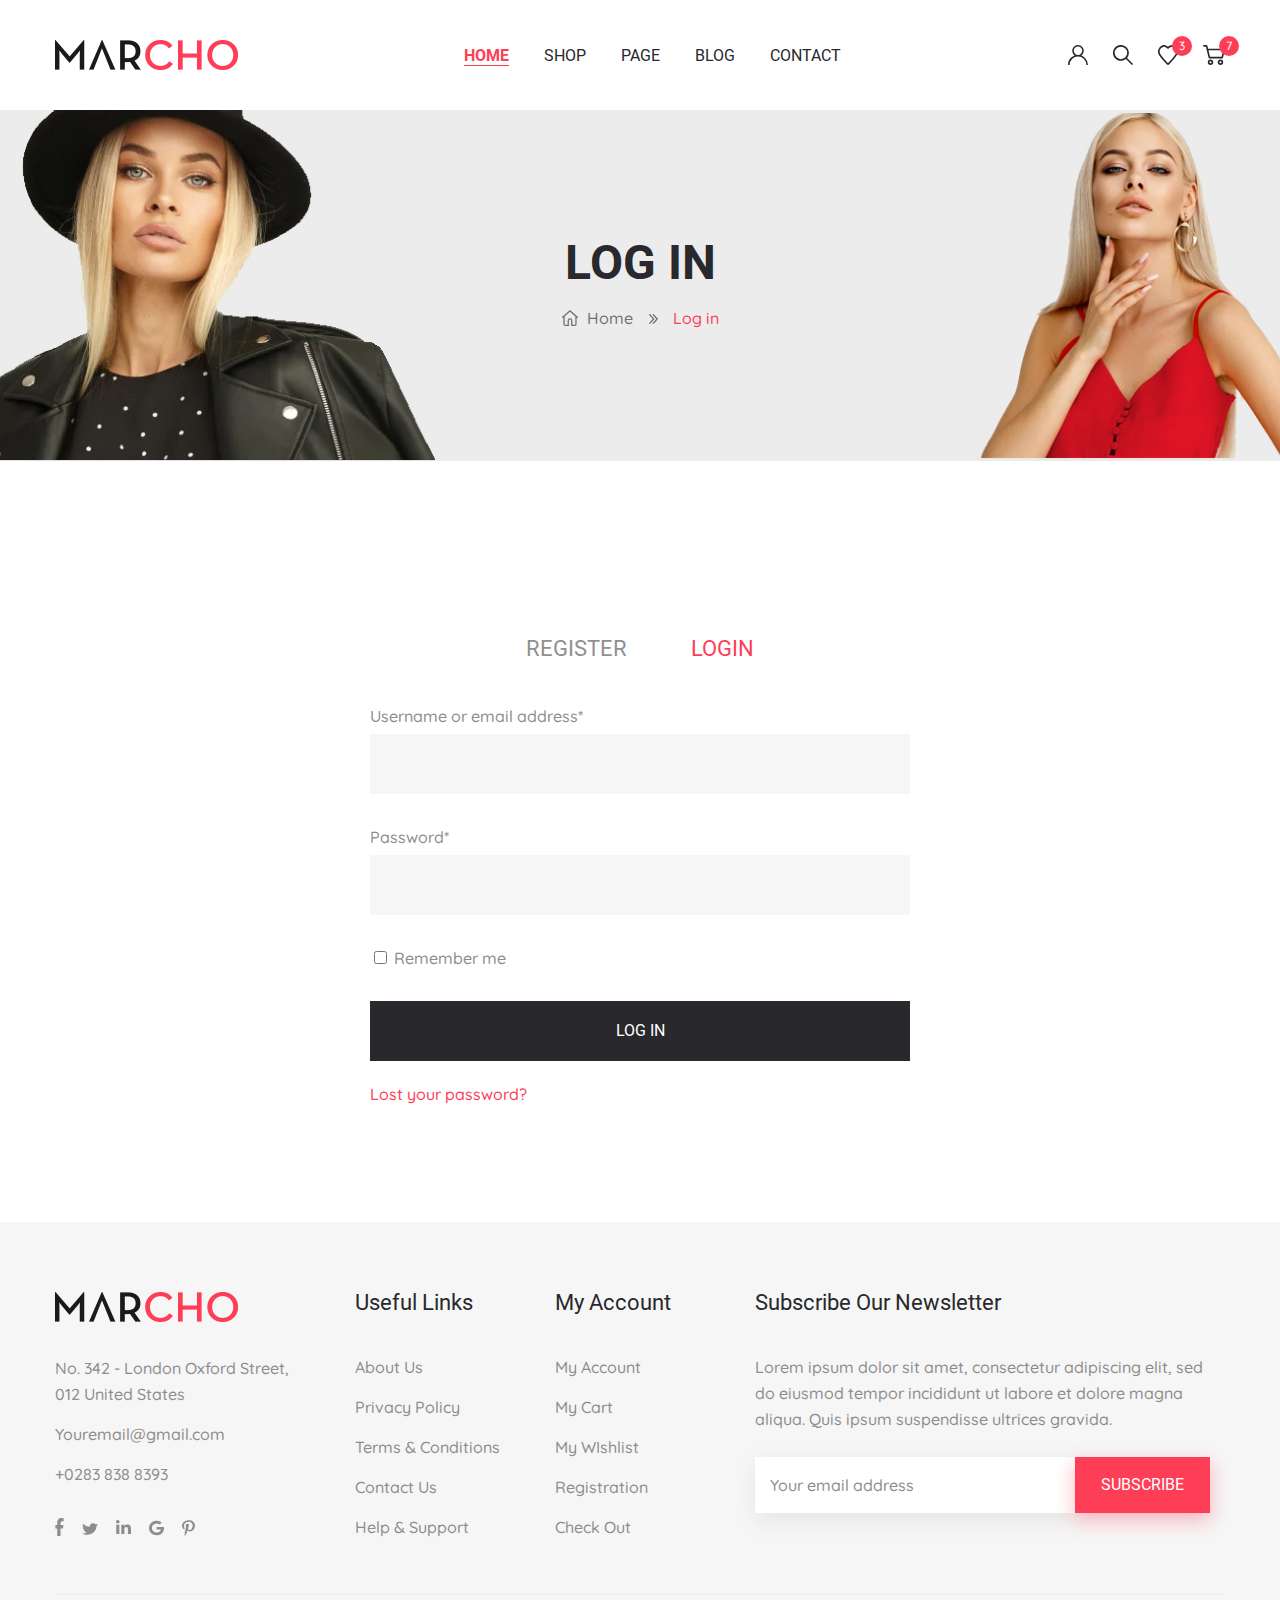
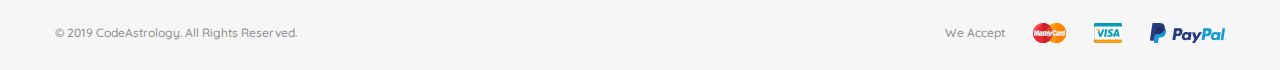
<file: login.html>
<!DOCTYPE html>
<html lang="en">

<head>
  <meta charset="UTF-8">
  <meta name="viewport" content="width=device-width, initial-scale=1.0">
  <title>Document</title>
  <link rel="stylesheet" href="css/login.min.css">
</head>

<body>

  <header class="header">
  <div class="container">
    <div class="header__inner">
      <a class="logo" href="#">
        <img class="logo__img" src="images/logo.png" alt="logo" />
      </a>
      <nav class="menu">
        <button class="menu__btn">
          <span></span>
        </button>
        <ul class="menu__list">
          <li class="menu__list-item">
            <a class="menu__list-link menu__list-link--active" href="index.html">HOME</a>
          </li>
          <li class="menu__list-item">
            <a class="menu__list-link" href="shop.html">SHOP</a>
          </li>
          <li class="menu__list-item">
            <a class="menu__list-link" href="products.html">PAGE</a>
          </li>
          <li class="menu__list-item">
            <a class="menu__list-link" href="blog.html">BLOG</a>
          </li>
          <li class="menu__list-item">
            <a class="menu__list-link" href="contact.html">CONTACT</a>
          </li>
        </ul>
      </nav>
      <div class="user-nav">
        <a class="user-nav__link" href="#">
          <img
            class="user-nav__link-img"
            src="images/icons/user.svg"
            alt="user icon"
          />
        </a>
        <a class="user-nav__link" href="#">
          <img
            class="user-nav__link-img"
            src="images/icons/search.svg"
            alt="user icon"
          />
        </a>
        <a class="user-nav__link" href="#">
          <img
            class="user-nav__link-img"
            src="images/icons/heart.svg"
            alt="user icon"
          />
          <span class="user-nav__num">3</span>
        </a>
        <a class="user-nav__link" href="#">
          <img
            class="user-nav__link-img"
            src="images/icons/cart.svg"
            alt="user icon"
          />
          <span class="user-nav__num">7</span>
        </a>
      </div>
    </div>
  </div>
</header>


  <main class="main">


  <section class="top">
  <div class="top__container" style="background-image: url('images/top-bg.jpg');">
    <div class="container">
      <h2 class="top__title title">Log in</h2>
      <div class="breadcrumbs
      ">
        <ul class="breadcrumbs__list">
          <li class="breadcrumbs__item">
            <a class="breadcrumbs__link" href="#">
              Home
            </a>
          </li>
          <li class="breadcrumbs__item">
            <a class="breadcrumbs__link" href="#">
              Log in
            </a>
          </li>
        </ul>
      </div>
    </div>
  </div>
</section>

    <section class="modal">
  <div class="container">
    <div class="modal__links">
      <a class="modal__link" href="#">Register</a>
      <a class="modal__link modal__link--active" href="#">login</a>
    </div>
    <form class="modal__form" action="#">
      <label class="modal__label" for="">
        Username or email address*
        <input class="modal__input" type="text" required>
      </label>
      <label class="modal__label" for="">
        Password*
        <input class="modal__input" type="password" required>
      </label>
      <label class="modal__label">
        <input type="checkbox">
        Remember me
      </label>
      <button class="modal__btn" type="submit">LOG IN</button>
      <a class="modal__error" href="#">Lost your password?</a>
    </form>
  </div>
</section>


  </main>

  <footer class="footer">
  <div class="container">
    <div class="footer-top">
      <div class="footer-top__item footer-top__contact">
        <a class="logo footer-top__logo" href="#">
          <img class="logo__img" src="images/logo.png" alt="logo">
        </a>
        <a class="footer-top__adders" href="#">
          No. 342 - London Oxford Street,
          012 United States
        </a>
        <a class="footer-top__email" href="mailto:Youremail@gmail.com">
          Youremail@gmail.com
        </a>
        <a class="footer-top__phone" href="tel:+02838388393">
          +0283 838 8393
        </a>
        <ul class="footer-top__social-list">
          <li class="footer-top__social-item">
            <a class="footer-top__social-link" href="#">
              <svg xmlns="http://www.w3.org/2000/svg" xmlns:xlink="http://www.w3.org/1999/xlink" width="9px"
                height="18px" viewBox="0 0 9 18" version="1.1">
                <g>
                  <path
                    d="M 2.25 10.523438 L 2.25 18 L 5.511719 18 L 5.511719 10.523438 L 7.945312 10.523438 L 8.453125 7.085938 L 5.511719 7.085938 L 5.511719 5.867188 C 5.511719 4.050781 6.082031 3.355469 7.558594 3.355469 C 8.015625 3.355469 8.382812 3.367188 8.597656 3.394531 L 8.597656 0.277344 C 8.195312 0.140625 7.210938 0 6.644531 0 C 3.636719 0 2.25 1.773438 2.25 5.605469 L 2.25 7.085938 L 0.394531 7.085938 L 0.394531 10.523438 Z M 2.25 10.523438 " />
                </g>
              </svg>
            </a>
          </li>
          <li class="footer-top__social-item">
            <a class="footer-top__social-link" href="#">
              <svg xmlns="http://www.w3.org/2000/svg" xmlns:xlink="http://www.w3.org/1999/xlink" width="16px"
                height="14px" viewBox="0 0 16 14" version="1.1">
                <g>
                  <path
                    d="M 14.355469 4.148438 C 14.367188 4.269531 14.367188 4.398438 14.367188 4.519531 C 14.367188 8.3125 11.066406 12.683594 5.035156 12.683594 C 3.175781 12.683594 1.449219 12.214844 0 11.398438 C 0.261719 11.425781 0.519531 11.433594 0.789062 11.433594 C 2.324219 11.433594 3.734375 10.976562 4.863281 10.207031 C 3.421875 10.179688 2.210938 9.355469 1.796875 8.214844 C 2 8.242188 2.203125 8.261719 2.414062 8.261719 C 2.710938 8.261719 3.003906 8.226562 3.277344 8.160156 C 1.773438 7.898438 0.648438 6.738281 0.648438 5.34375 L 0.648438 5.308594 C 1.085938 5.523438 1.59375 5.65625 2.132812 5.671875 C 1.246094 5.160156 0.667969 4.277344 0.667969 3.285156 C 0.667969 2.75 0.832031 2.261719 1.117188 1.835938 C 2.730469 3.578125 5.15625 4.714844 7.878906 4.835938 C 7.828125 4.625 7.796875 4.402344 7.796875 4.179688 C 7.796875 2.601562 9.257812 1.3125 11.074219 1.3125 C 12.019531 1.3125 12.871094 1.660156 13.472656 2.21875 C 14.210938 2.09375 14.925781 1.855469 15.554688 1.527344 C 15.308594 2.191406 14.789062 2.75 14.113281 3.105469 C 14.773438 3.042969 15.414062 2.882812 16 2.664062 C 15.554688 3.230469 14.992188 3.738281 14.355469 4.148438 Z M 14.355469 4.148438 " />
                </g>
              </svg>
            </a>
          </li>
          <li class="footer-top__social-item">
            <a class="footer-top__social-link" href="#">
              <svg xmlns="http://www.w3.org/2000/svg" xmlns:xlink="http://www.w3.org/1999/xlink" width="15px"
                height="16px" viewBox="0 0 15 16" version="1.1">
                <g>
                  <path
                    d="M 3.359375 14 L 0.246094 14 L 0.246094 4.652344 L 3.359375 4.652344 Z M 1.800781 3.378906 C 0.808594 3.378906 0 2.609375 0 1.679688 C 0 0.753906 0.804688 0 1.800781 0 C 2.796875 0 3.601562 0.753906 3.601562 1.679688 C 3.601562 2.609375 2.796875 3.378906 1.800781 3.378906 Z M 14.996094 14 L 11.894531 14 L 11.894531 9.449219 C 11.894531 8.367188 11.871094 6.976562 10.277344 6.976562 C 8.660156 6.976562 8.410156 8.152344 8.410156 9.371094 L 8.410156 14 L 5.304688 14 L 5.304688 4.652344 L 8.285156 4.652344 L 8.285156 5.929688 L 8.332031 5.929688 C 8.746094 5.195312 9.761719 4.417969 11.273438 4.417969 C 14.421875 4.417969 15 6.351562 15 8.867188 L 15 14 Z M 14.996094 14 " />
                </g>
              </svg>
            </a>
          </li>
          <li class="footer-top__social-item">
            <a class="footer-top__social-link" href="#">
              <svg xmlns="http://www.w3.org/2000/svg" xmlns:xlink="http://www.w3.org/1999/xlink" width="15px"
                height="16px" viewBox="0 0 15 15" version="1.1">
                <g>
                  <path
                    d="M 15 7.671875 C 15 11.816406 12.023438 14.765625 7.621094 14.765625 C 3.40625 14.765625 0 11.519531 0 7.5 C 0 3.480469 3.40625 0.234375 7.621094 0.234375 C 9.675781 0.234375 11.402344 0.953125 12.734375 2.136719 L 10.660156 4.039062 C 7.945312 1.539062 2.898438 3.414062 2.898438 7.5 C 2.898438 10.035156 5.023438 12.085938 7.621094 12.085938 C 10.640625 12.085938 11.773438 10.027344 11.949219 8.957031 L 7.621094 8.957031 L 7.621094 6.457031 L 14.878906 6.457031 C 14.949219 6.828125 15 7.1875 15 7.671875 Z M 15 7.671875 " />
                </g>
              </svg>
            </a>
          </li>
          <li class="footer-top__social-item">
            <a class="footer-top__social-link" href="#">
              <svg xmlns="http://www.w3.org/2000/svg" xmlns:xlink="http://www.w3.org/1999/xlink" width="13px"
                height="16px" viewBox="0 0 13 16" version="1.1">
                <g>
                  <path
                    d="M 6.90625 0.203125 C 3.433594 0.203125 0 2.339844 0 5.800781 C 0 8 1.339844 9.25 2.152344 9.25 C 2.488281 9.25 2.679688 8.386719 2.679688 8.144531 C 2.679688 7.851562 1.878906 7.234375 1.878906 6.023438 C 1.878906 3.511719 3.949219 1.730469 6.632812 1.730469 C 8.9375 1.730469 10.644531 2.941406 10.644531 5.164062 C 10.644531 6.820312 9.921875 9.933594 7.585938 9.933594 C 6.742188 9.933594 6.023438 9.371094 6.023438 8.566406 C 6.023438 7.382812 6.917969 6.242188 6.917969 5.023438 C 6.917969 2.953125 3.738281 3.328125 3.738281 5.828125 C 3.738281 6.351562 3.808594 6.933594 4.0625 7.414062 C 3.59375 9.269531 2.640625 12.035156 2.640625 13.945312 C 2.640625 14.539062 2.730469 15.117188 2.792969 15.710938 C 2.90625 15.828125 2.851562 15.816406 3.027344 15.757812 C 4.734375 13.601562 4.671875 13.179688 5.445312 10.355469 C 5.859375 11.085938 6.9375 11.480469 7.789062 11.480469 C 11.386719 11.480469 13 8.246094 13 5.332031 C 13 2.226562 10.09375 0.203125 6.90625 0.203125 Z M 6.90625 0.203125 " />
                </g>
              </svg>
            </a>
          </li>
        </ul>
      </div>

      <div class="footer-top__item footer-top__nav">
        <h6 class="footer-top__title">
          Useful Links
        </h6>
        <ul class="footer-top__list">
          <li class="footer-top__item">
            <a class="footer-top__link" href="#">
              About Us
            </a>
          </li>
          <li class="footer-top__item">
            <a class="footer-top__link" href="#">
              Privacy Policy
            </a>
          </li>
          <li class="footer-top__item">
            <a class="footer-top__link" href="#">
              Terms & Conditions
            </a>
          </li>
          <li class="footer-top__item">
            <a class="footer-top__link" href="#">
              Contact Us
            </a>
          </li>
          <li class="footer-top__item">
            <a class="footer-top__link" href="#">
              Help & Support
            </a>
          </li>
        </ul>
      </div>

      <div class="footer-top__item footer-top__nav">
        <h6 class="footer-top__title">
          My Account
        </h6>
        <ul class="footer-top__list">
          <li class="footer-top__item">
            <a class="footer-top__link" href="#">
              My Account
            </a>
          </li>
          <li class="footer-top__item">
            <a class="footer-top__link" href="#">
              My Cart
            </a>
          </li>
          <li class="footer-top__item">
            <a class="footer-top__link" href="#">
              My WIshlist
            </a>
          </li>
          <li class="footer-top__item">
            <a class="footer-top__link" href="#">
              Registration
            </a>
          </li>
          <li class="footer-top__item">
            <a class="footer-top__link" href="#">
              Check Out
            </a>
          </li>
        </ul>
      </div>

      <div class="footer-top__item footer-top__item-form">
        <h6 class="footer-top__title">
          Subscribe Our Newsletter
        </h6>
        <p class="footer-top__text">
          Lorem ipsum dolor sit amet, consectetur adipiscing elit, sed do eiusmod tempor incididunt ut labore et
          dolore magna aliqua. Quis ipsum suspendisse ultrices gravida.
        </p>
        <form class="footer-top__form" action="#">
          <input class="footer-top__form-input" type="email" placeholder="Your email address" required>
          <button class="footer-top__form-btn" type="submit">Subscribe</button>
        </form>
      </div>

    </div>
    <div class="footer-bottom">
      <p class="footer-bottom__copy">
        © 2019 CodeAstrology. All Rights Reserved.
      </p>
      <div class="footer-bottom__accept">
        We Accept
        <img class="footer-bottom__accept-img" src="images/icons/mastercard.png" alt="we accept mastercard">
        <img class="footer-bottom__accept-img" src="images/icons/visa.png" alt="we accept visa">
        <img class="footer-bottom__accept-img" src="images/icons/paypal.png" alt="we accept pay pal">
      </div>
    </div>
  </div>
</footer>

  <script src="js/main.min.js"></script>
</body>

</html>
</file>
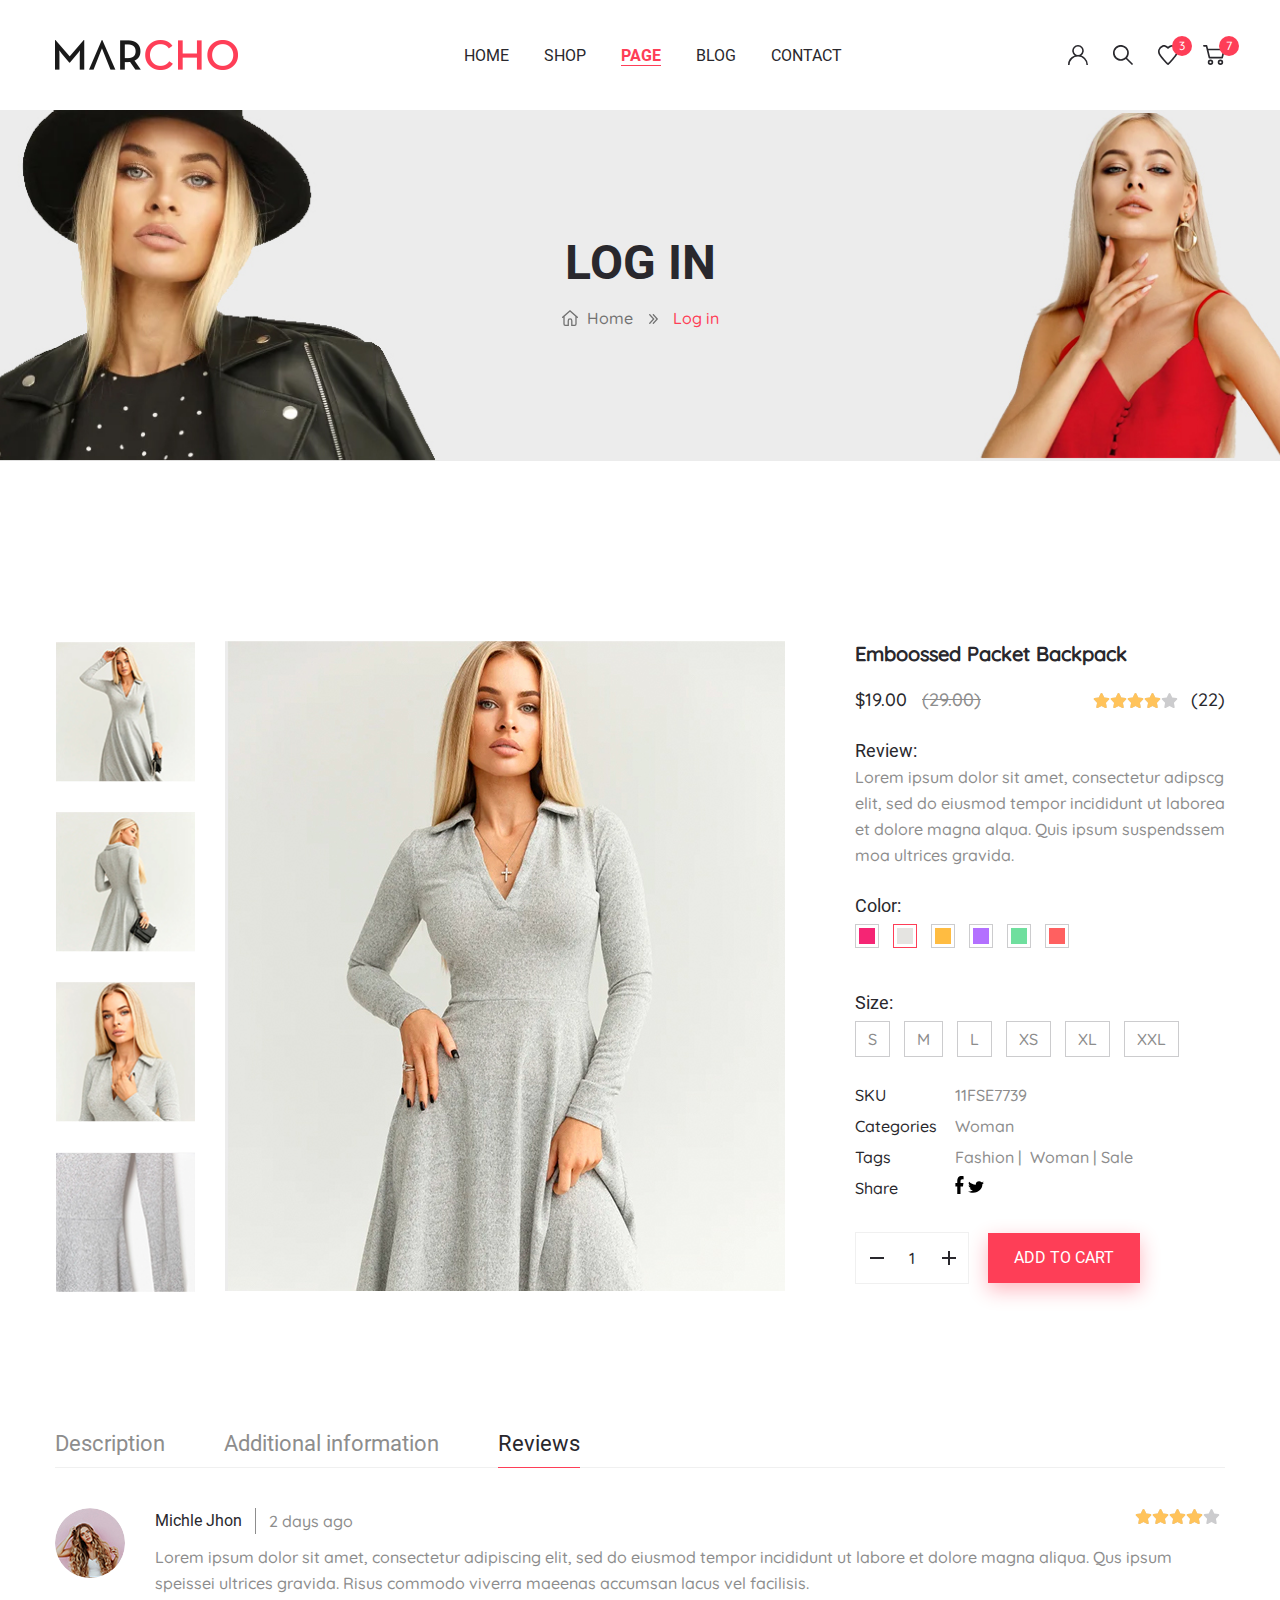
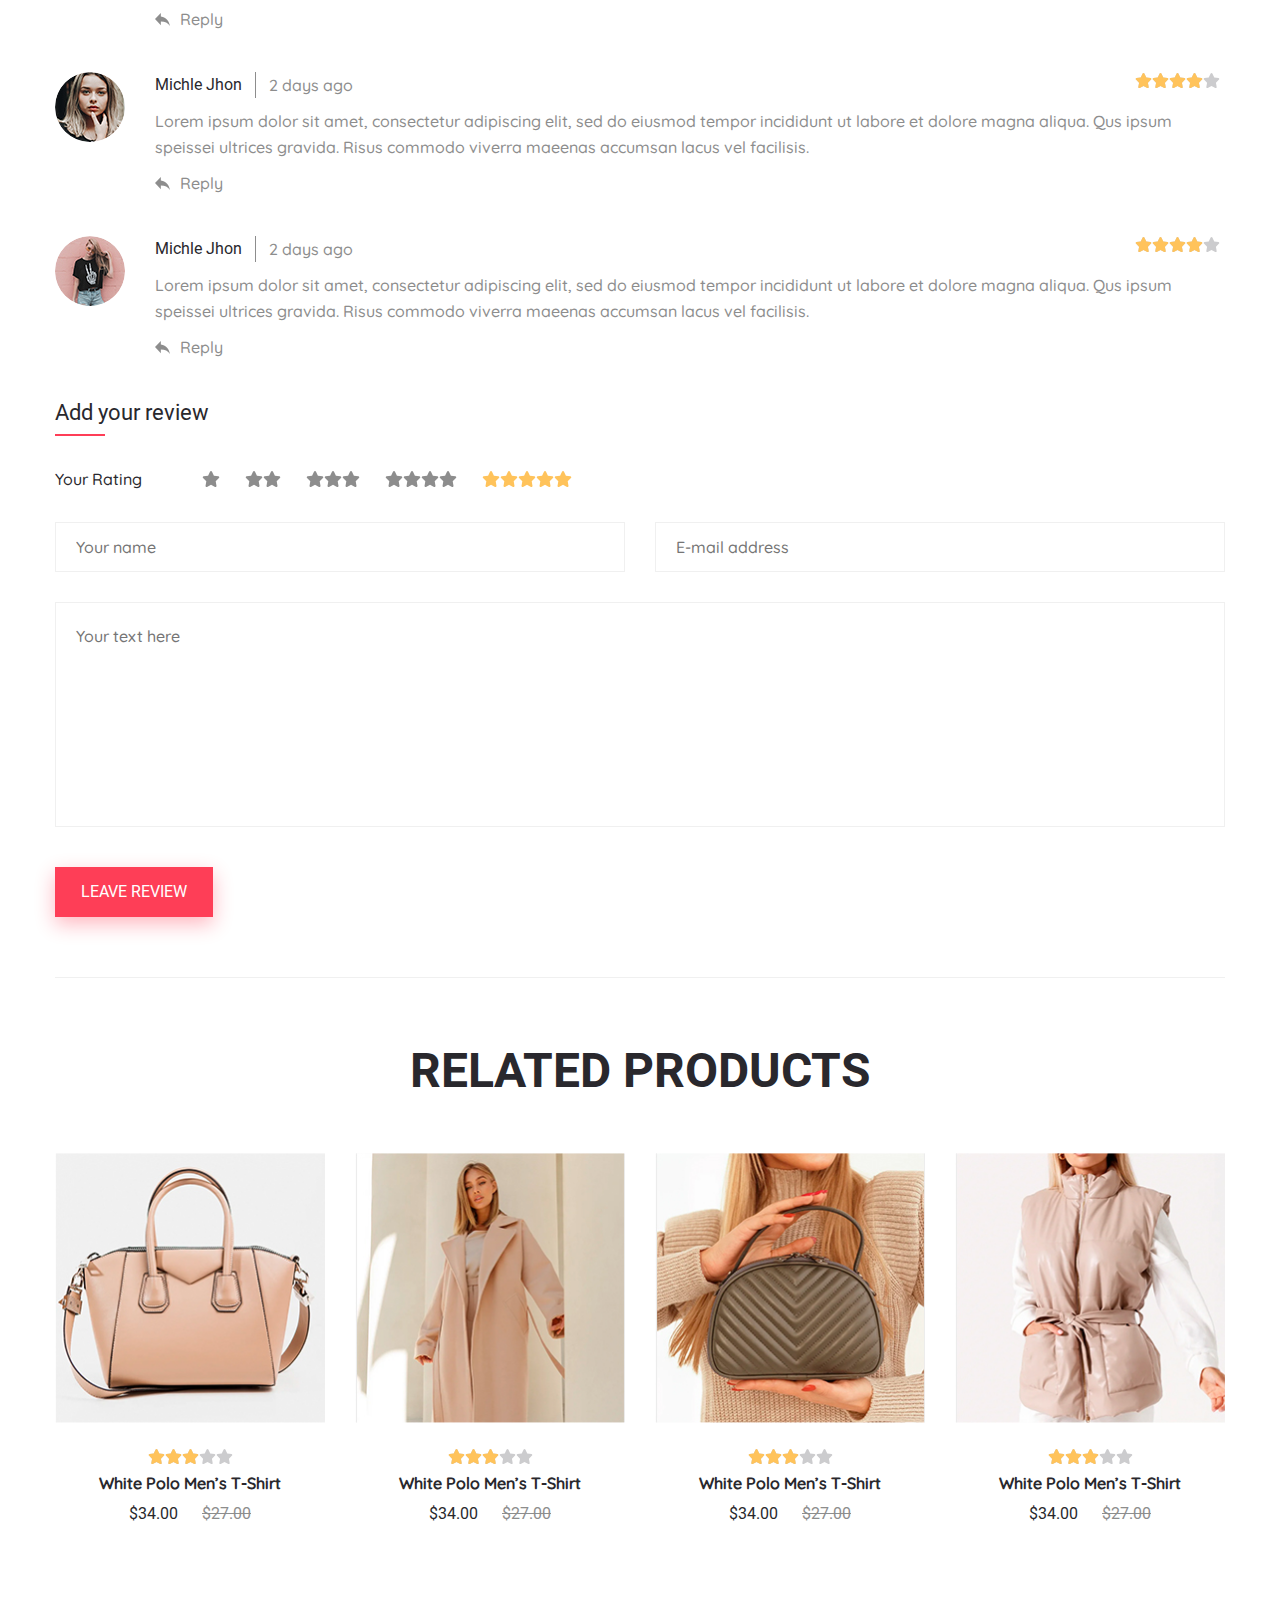
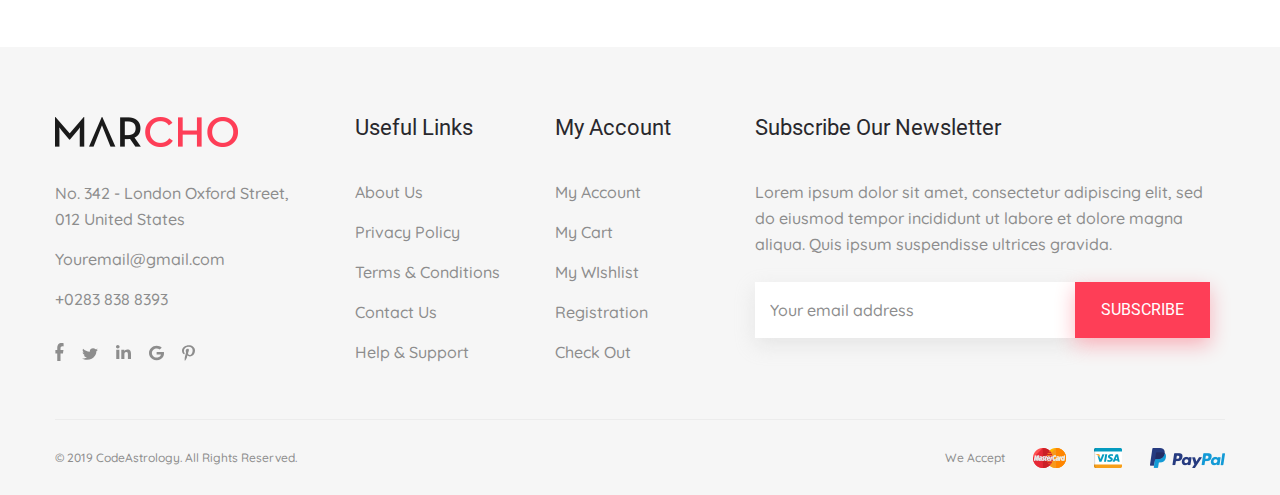
<file: products.html>
<!DOCTYPE html>
<html lang="en">

<head>
  <meta charset="UTF-8">
  <meta name="viewport" content="width=device-width, initial-scale=1.0">
  <title>Marcho</title>
  <link rel="stylesheet" href="css/products.min.css">
  <link rel="stylesheet" href="css/style.min.css">
  <link rel="stylesheet" href="images/favicon/favicon.ico">
  <link rel="icon" href="images/favicon/favicon-16x16.png" sizes="16x16">
  <link rel="icon" href="images/favicon/favicon-32x32.png" sizes="32x32">
</head>

<body>

  <header class="header">
    <div class="container">
      <div class="header__inner">
        <a class="logo" href="#">
          <img class="logo__img" src="images/logo.png" alt="logo" />
        </a>
        <nav class="menu">
          <button class="menu__btn">
            <span></span>
          </button>
          <ul class="menu__list">
            <li class="menu__list-item">
              <a class="menu__list-link" href="index.html">HOME</a>
            </li>
            <li class="menu__list-item">
              <a class="menu__list-link" href="shop.html">SHOP</a>
            </li>
            <li class="menu__list-item">
              <a class="menu__list-link menu__list-link--active" href="products.html">PAGE</a>
            </li>
            <li class="menu__list-item">
              <a class="menu__list-link" href="blog.html">BLOG</a>
            </li>
            <li class="menu__list-item">
              <a class="menu__list-link" href="contact.html">CONTACT</a>
            </li>
          </ul>
        </nav>
        <div class="user-nav">
          <a class="user-nav__link" href="#">
            <img class="user-nav__link-img" src="images/icons/user.svg" alt="user icon" />
          </a>
          <a class="user-nav__link" href="#">
            <img class="user-nav__link-img" src="images/icons/search.svg" alt="user icon" />
          </a>
          <a class="user-nav__link" href="#">
            <img class="user-nav__link-img" src="images/icons/heart.svg" alt="user icon" />
            <span class="user-nav__num">3</span>
          </a>
          <a class="user-nav__link" href="#">
            <img class="user-nav__link-img" src="images/icons/cart.svg" alt="user icon" />
            <span class="user-nav__num">7</span>
          </a>
        </div>
      </div>
    </div>
  </header>


  <main class="main">

    <section class="top">
      <div class="top__container" style="background-image: url('images/top-bg.jpg');">
        <div class="container">
          <h2 class="top__title title">Log in</h2>
          <div class="breadcrumbs">
            <ul class="breadcrumbs__list">
              <li class="breadcrumbs__item">
                <a class="breadcrumbs__link" href="#">
                  Home
                </a>
              </li>
              <li class="breadcrumbs__item">
                <a class="breadcrumbs__link" href="#">
                  Log in
                </a>
              </li>
            </ul>
          </div>
        </div>
      </div>
    </section>

    <section class="product-page">
      <div class="container">
        <div class="product-one">
          <div class="product-one__inner">
            <div class="product-one__slide product-slide">

              <div class="product-slide__thumb">
                <div class="product-slide__thumb-item">
                  <img src="images/product/item/1.jpg" alt="">
                </div>
                <div class="product-slide__thumb-item">
                  <img src="images/product/item/2.jpg" alt="">
                </div>
                <div class="product-slide__thumb-item">
                  <img src="images/product/item/3.jpg" alt="">
                </div>
                <div class="product-slide__thumb-item">
                  <img src="images/product/item/4.jpg" alt="">
                </div>
              </div>

              <div class="product-slide__big">
                <div class="product-slide__big-item">
                  <img src="images/product/item/5.jpg" alt="">
                </div>
                <div class="product-slide__big-item">
                  <img src="images/product/item/5.jpg" alt="">
                </div>
                <div class="product-slide__big-item">
                  <img src="images/product/item/5.jpg" alt="">
                </div>
                <div class="product-slide__big-item">
                  <img src="images/product/item/5.jpg" alt="">
                </div>
              </div>

            </div>
            <div class="product-one__content">
              <h2 class="product-one__title">
                Emboossed Packet Backpack
              </h2>
              <div class="product-one__box">
                <div class="product-one__price">
                  <div class="product-one__price-new">$19.00</div>
                  <div class="product-one__price-old">(29.00)</div>
                </div>
                <div class="product-one__item-star">
                  <div class="star" data-rateyo-rating="4"></div>
                  <span>(22)</span>
                </div>
              </div>
              <p class="product-one__item-text">
                <span>Review:</span>
                Lorem ipsum dolor sit amet, consectetur adipscg elit, sed do eiusmod tempor incididunt ut laborea et
                dolore magna alqua. Quis ipsum suspendssem moa ultrices gravida.
              </p>
              <form class="product-one__item-form product-filter" action="#">
                <div class="product-filter__color">
                  <div class="product-filter__color-title">
                    Color:
                  </div>
                  <label>
                    <input class="product-filter__color-input" type="radio" name="color">
                    <span class="product-filter__color-checkbox">
                      <span style="background-color: #f52574;"></span>
                    </span>
                  </label>
                  <label>
                    <input class="product-filter__color-input" type="radio" name="color" checked>
                    <span class="product-filter__color-checkbox">
                      <span style="background-color: #e5e4e1;"></span>
                    </span>
                  </label>
                  <label>
                    <input class="product-filter__color-input" type="radio" name="color">
                    <span class="product-filter__color-checkbox">
                      <span style="background-color: #ffbc41;"></span>
                    </span>
                  </label>
                  <label>
                    <input class="product-filter__color-input" type="radio" name="color">
                    <span class="product-filter__color-checkbox">
                      <span style="background-color: #b370ff;"></span>
                    </span>
                  </label>
                  <label>
                    <input class="product-filter__color-input" type="radio" name="color">
                    <span class="product-filter__color-checkbox">
                      <span style="background-color: #6fdf9e;"></span>
                    </span>
                  </label>
                  <label>
                    <input class="product-filter__color-input" type="radio" name="color">
                    <span class="product-filter__color-checkbox">
                      <span style="background-color: #ff6060;"></span>
                    </span>
                  </label>
                </div>
                <div class="product-filter__size">
                  <div class="product-filter__size-title">
                    Size:
                  </div>
                  <label>
                    <input class="product-filter__size-input" type="radio" name="size">
                    <span class="product-filter__size-checkbox">S</span>
                  </label>
                  <label>
                    <input class="product-filter__size-input" type="radio" name="size">
                    <span class="product-filter__size-checkbox">M</span>
                  </label>
                  <label>
                    <input class="product-filter__size-input" type="radio" name="size">
                    <span class="product-filter__size-checkbox">L</span>
                  </label>
                  <label>
                    <input class="product-filter__size-input" type="radio" name="size">
                    <span class="product-filter__size-checkbox">XS</span>
                  </label>
                  <label>
                    <input class="product-filter__size-input" type="radio" name="size">
                    <span class="product-filter__size-checkbox">XL</span>
                  </label>
                  <label>
                    <input class="product-filter__size-input" type="radio" name="size">
                    <span class="product-filter__size-checkbox">XXL</span>
                  </label>
                </div>
                <div class="product-one__item-info product-info">
                  <ul class="product-info__list">
                    <li class="product-info__item">
                      <div class="product-info__title">
                        SKU
                      </div>
                      <div class="product-info__text">
                        11FSE7739
                      </div>
                    </li>
                    <li class="product-info__item">
                      <div class="product-info__title">
                        Categories
                      </div>
                      <div class="product-info__text">
                        Woman
                      </div>
                    </li>
                    <li class="product-info__item">
                      <div class="product-info__title">
                        Tags
                      </div>
                      <div class="product-info__text">
                        <a href="#">Fashion |</a>
                        <a href="#">  Woman |</a>
                        <a href="#">Sale</a>
                      </div>
                    </li>
                    <li class="product-info__item">
                      <div class="product-info__title">
                        Share
                      </div>
                      <div class="product-info__text">
                        <a class="product-info__link" href="#">
                          <svg xmlns="http://www.w3.org/2000/svg" xmlns:xlink="http://www.w3.org/1999/xlink" width="9px"
                            height="18px" viewBox="0 0 9 18" version="1.1">
                            <g>
                              <path
                                d="M 2.25 10.523438 L 2.25 18 L 5.511719 18 L 5.511719 10.523438 L 7.945312 10.523438 L 8.453125 7.085938 L 5.511719 7.085938 L 5.511719 5.867188 C 5.511719 4.050781 6.082031 3.355469 7.558594 3.355469 C 8.015625 3.355469 8.382812 3.367188 8.597656 3.394531 L 8.597656 0.277344 C 8.195312 0.140625 7.210938 0 6.644531 0 C 3.636719 0 2.25 1.773438 2.25 5.605469 L 2.25 7.085938 L 0.394531 7.085938 L 0.394531 10.523438 Z M 2.25 10.523438 " />
                            </g>
                          </svg>
                        </a>
                        <a class="product-info__link" href="#">
                          <svg xmlns="http://www.w3.org/2000/svg" xmlns:xlink="http://www.w3.org/1999/xlink"
                            width="16px" height="14px" viewBox="0 0 16 14" version="1.1">
                            <g>
                              <path
                                d="M 14.355469 4.148438 C 14.367188 4.269531 14.367188 4.398438 14.367188 4.519531 C 14.367188 8.3125 11.066406 12.683594 5.035156 12.683594 C 3.175781 12.683594 1.449219 12.214844 0 11.398438 C 0.261719 11.425781 0.519531 11.433594 0.789062 11.433594 C 2.324219 11.433594 3.734375 10.976562 4.863281 10.207031 C 3.421875 10.179688 2.210938 9.355469 1.796875 8.214844 C 2 8.242188 2.203125 8.261719 2.414062 8.261719 C 2.710938 8.261719 3.003906 8.226562 3.277344 8.160156 C 1.773438 7.898438 0.648438 6.738281 0.648438 5.34375 L 0.648438 5.308594 C 1.085938 5.523438 1.59375 5.65625 2.132812 5.671875 C 1.246094 5.160156 0.667969 4.277344 0.667969 3.285156 C 0.667969 2.75 0.832031 2.261719 1.117188 1.835938 C 2.730469 3.578125 5.15625 4.714844 7.878906 4.835938 C 7.828125 4.625 7.796875 4.402344 7.796875 4.179688 C 7.796875 2.601562 9.257812 1.3125 11.074219 1.3125 C 12.019531 1.3125 12.871094 1.660156 13.472656 2.21875 C 14.210938 2.09375 14.925781 1.855469 15.554688 1.527344 C 15.308594 2.191406 14.789062 2.75 14.113281 3.105469 C 14.773438 3.042969 15.414062 2.882812 16 2.664062 C 15.554688 3.230469 14.992188 3.738281 14.355469 4.148438 Z M 14.355469 4.148438 " />
                            </g>
                          </svg>
                        </a>
                      </div>
                    </li>
                  </ul>
                </div>
                <input class="product-one__item-num" type="number" value="1" min="1">
                <button class="product-one__item-btn" type="submit">Add to cart</button>
              </form>
            </div>
          </div>


        </div>

        <div class="product-tabs">
          <div class="product-tabs__top">
            <a class="product-tabs__top-item" href="#tab-1">Description</a>
            <a class="product-tabs__top-item" href="#tab-2">Additional information</a>
            <a class="product-tabs__top-item product-tabs__top-item--active" href="#tab-3">Reviews</a>
          </div>

          <div class="product-tabs__content">
            <div class="product-tabs__content-item" id="tab-1">content 1</div>
            <div class="product-tabs__content-item" id="tab-2">content 2</div>
            <div class="product-tabs__content-item product-tabs__content-item--active" id="tab-3">

              <div class="comments">
                <img class="comments__img" src="images/avatar/1.jpg" alt="avatar">
                <div class="comments__content">
                  <div class="comments__content-top">
                    <p class="comments__content-name">Michle Jhon</p>
                    <p class="comments__content-data">2 days ago</p>
                    <div class="star comments__content-star" data-rateyo-rating="4"></div>
                  </div>
                  <p class="comments__content-text">Lorem ipsum dolor sit amet, consectetur adipiscing elit, sed do
                    eiusmod tempor incididunt ut labore et dolore magna aliqua. Qus ipsum speissei ultrices gravida.
                    Risus commodo viverra maeenas accumsan lacus vel facilisis. </p>
                  <a class="comments__content-reply" href="#">Reply</a>
                </div>
              </div>

              <div class="comments">
                <img class="comments__img" src="images/avatar/2.jpg" alt="avatar">
                <div class="comments__content">
                  <div class="comments__content-top">
                    <p class="comments__content-name">Michle Jhon</p>
                    <p class="comments__content-data">2 days ago</p>
                    <div class="star comments__content-star" data-rateyo-rating="4"></div>
                  </div>
                  <p class="comments__content-text">Lorem ipsum dolor sit amet, consectetur adipiscing elit, sed do
                    eiusmod tempor incididunt ut labore et dolore magna aliqua. Qus ipsum speissei ultrices gravida.
                    Risus commodo viverra maeenas accumsan lacus vel facilisis. </p>
                  <a class="comments__content-reply" href="#">Reply</a>
                </div>
              </div>

              <div class="comments">
                <img class="comments__img" src="images/avatar/3.jpg" alt="avatar">
                <div class="comments__content">
                  <div class="comments__content-top">
                    <p class="comments__content-name">Michle Jhon</p>
                    <p class="comments__content-data">2 days ago</p>
                    <div class="star comments__content-star" data-rateyo-rating="4"></div>
                  </div>
                  <p class="comments__content-text">Lorem ipsum dolor sit amet, consectetur adipiscing elit, sed do
                    eiusmod tempor incididunt ut labore et dolore magna aliqua. Qus ipsum speissei ultrices gravida.
                    Risus commodo viverra maeenas accumsan lacus vel facilisis. </p>
                  <a class="comments__content-reply" href="#">Reply</a>
                </div>
              </div>

              <form class="comments-form" action="#">
                <p class="comments-form__title">
                  Add your review
                </p>
                <div class="comments-form__rating">
                  <span class="comments-form__subtitle">Your Rating</span>
                  <label class="comments-form__label">
                    <input class="comments-form__input" type="radio" name="star">
                    <span class="comments-form__radio">
                      <svg xmlns="http://www.w3.org/2000/svg" xmlns:xlink="http://www.w3.org/1999/xlink" width="18px"
                        height="16px" viewBox="0 0 18 16" version="1.1">
                        <g id="surface1">
                          <path
                            d="M 9.902344 0.5625 C 9.738281 0.21875 9.386719 0 9.003906 0 C 8.617188 0 8.273438 0.21875 8.101562 0.5625 L 6.09375 4.695312 L 1.605469 5.359375 C 1.230469 5.414062 0.917969 5.679688 0.804688 6.039062 C 0.6875 6.398438 0.78125 6.792969 1.050781 7.058594 L 4.304688 10.28125 L 3.539062 14.835938 C 3.476562 15.210938 3.632812 15.589844 3.941406 15.8125 C 4.25 16.035156 4.660156 16.0625 4.996094 15.882812 L 9.007812 13.742188 L 13.015625 15.882812 C 13.351562 16.0625 13.761719 16.039062 14.070312 15.8125 C 14.382812 15.585938 14.539062 15.210938 14.476562 14.835938 L 13.703125 10.28125 L 16.960938 7.058594 C 17.226562 6.792969 17.324219 6.398438 17.207031 6.039062 C 17.085938 5.679688 16.777344 5.414062 16.402344 5.359375 L 11.914062 4.695312 Z M 9.902344 0.5625 " />
                        </g>
                      </svg>
                    </span>
                  </label>
                  <label class="comments-form__label">
                    <input class="comments-form__input" type="radio" name="star">
                    <span class="comments-form__radio">
                      <svg xmlns="http://www.w3.org/2000/svg" xmlns:xlink="http://www.w3.org/1999/xlink" width="18px"
                        height="16px" viewBox="0 0 18 16" version="1.1">
                        <g id="surface1">
                          <path
                            d="M 9.902344 0.5625 C 9.738281 0.21875 9.386719 0 9.003906 0 C 8.617188 0 8.273438 0.21875 8.101562 0.5625 L 6.09375 4.695312 L 1.605469 5.359375 C 1.230469 5.414062 0.917969 5.679688 0.804688 6.039062 C 0.6875 6.398438 0.78125 6.792969 1.050781 7.058594 L 4.304688 10.28125 L 3.539062 14.835938 C 3.476562 15.210938 3.632812 15.589844 3.941406 15.8125 C 4.25 16.035156 4.660156 16.0625 4.996094 15.882812 L 9.007812 13.742188 L 13.015625 15.882812 C 13.351562 16.0625 13.761719 16.039062 14.070312 15.8125 C 14.382812 15.585938 14.539062 15.210938 14.476562 14.835938 L 13.703125 10.28125 L 16.960938 7.058594 C 17.226562 6.792969 17.324219 6.398438 17.207031 6.039062 C 17.085938 5.679688 16.777344 5.414062 16.402344 5.359375 L 11.914062 4.695312 Z M 9.902344 0.5625 " />
                        </g>
                      </svg>
                      <svg xmlns="http://www.w3.org/2000/svg" xmlns:xlink="http://www.w3.org/1999/xlink" width="18px"
                        height="16px" viewBox="0 0 18 16" version="1.1">
                        <g id="surface1">
                          <path
                            d="M 9.902344 0.5625 C 9.738281 0.21875 9.386719 0 9.003906 0 C 8.617188 0 8.273438 0.21875 8.101562 0.5625 L 6.09375 4.695312 L 1.605469 5.359375 C 1.230469 5.414062 0.917969 5.679688 0.804688 6.039062 C 0.6875 6.398438 0.78125 6.792969 1.050781 7.058594 L 4.304688 10.28125 L 3.539062 14.835938 C 3.476562 15.210938 3.632812 15.589844 3.941406 15.8125 C 4.25 16.035156 4.660156 16.0625 4.996094 15.882812 L 9.007812 13.742188 L 13.015625 15.882812 C 13.351562 16.0625 13.761719 16.039062 14.070312 15.8125 C 14.382812 15.585938 14.539062 15.210938 14.476562 14.835938 L 13.703125 10.28125 L 16.960938 7.058594 C 17.226562 6.792969 17.324219 6.398438 17.207031 6.039062 C 17.085938 5.679688 16.777344 5.414062 16.402344 5.359375 L 11.914062 4.695312 Z M 9.902344 0.5625 " />
                        </g>
                      </svg>
                    </span>
                  </label>
                  <label class="comments-form__label">
                    <input class="comments-form__input" type="radio" name="star">
                    <span class="comments-form__radio">
                      <svg xmlns="http://www.w3.org/2000/svg" xmlns:xlink="http://www.w3.org/1999/xlink" width="18px"
                        height="16px" viewBox="0 0 18 16" version="1.1">
                        <g id="surface1">
                          <path
                            d="M 9.902344 0.5625 C 9.738281 0.21875 9.386719 0 9.003906 0 C 8.617188 0 8.273438 0.21875 8.101562 0.5625 L 6.09375 4.695312 L 1.605469 5.359375 C 1.230469 5.414062 0.917969 5.679688 0.804688 6.039062 C 0.6875 6.398438 0.78125 6.792969 1.050781 7.058594 L 4.304688 10.28125 L 3.539062 14.835938 C 3.476562 15.210938 3.632812 15.589844 3.941406 15.8125 C 4.25 16.035156 4.660156 16.0625 4.996094 15.882812 L 9.007812 13.742188 L 13.015625 15.882812 C 13.351562 16.0625 13.761719 16.039062 14.070312 15.8125 C 14.382812 15.585938 14.539062 15.210938 14.476562 14.835938 L 13.703125 10.28125 L 16.960938 7.058594 C 17.226562 6.792969 17.324219 6.398438 17.207031 6.039062 C 17.085938 5.679688 16.777344 5.414062 16.402344 5.359375 L 11.914062 4.695312 Z M 9.902344 0.5625 " />
                        </g>
                      </svg>
                      <svg xmlns="http://www.w3.org/2000/svg" xmlns:xlink="http://www.w3.org/1999/xlink" width="18px"
                        height="16px" viewBox="0 0 18 16" version="1.1">
                        <g id="surface1">
                          <path
                            d="M 9.902344 0.5625 C 9.738281 0.21875 9.386719 0 9.003906 0 C 8.617188 0 8.273438 0.21875 8.101562 0.5625 L 6.09375 4.695312 L 1.605469 5.359375 C 1.230469 5.414062 0.917969 5.679688 0.804688 6.039062 C 0.6875 6.398438 0.78125 6.792969 1.050781 7.058594 L 4.304688 10.28125 L 3.539062 14.835938 C 3.476562 15.210938 3.632812 15.589844 3.941406 15.8125 C 4.25 16.035156 4.660156 16.0625 4.996094 15.882812 L 9.007812 13.742188 L 13.015625 15.882812 C 13.351562 16.0625 13.761719 16.039062 14.070312 15.8125 C 14.382812 15.585938 14.539062 15.210938 14.476562 14.835938 L 13.703125 10.28125 L 16.960938 7.058594 C 17.226562 6.792969 17.324219 6.398438 17.207031 6.039062 C 17.085938 5.679688 16.777344 5.414062 16.402344 5.359375 L 11.914062 4.695312 Z M 9.902344 0.5625 " />
                        </g>
                      </svg>
                      <svg xmlns="http://www.w3.org/2000/svg" xmlns:xlink="http://www.w3.org/1999/xlink" width="18px"
                        height="16px" viewBox="0 0 18 16" version="1.1">
                        <g id="surface1">
                          <path
                            d="M 9.902344 0.5625 C 9.738281 0.21875 9.386719 0 9.003906 0 C 8.617188 0 8.273438 0.21875 8.101562 0.5625 L 6.09375 4.695312 L 1.605469 5.359375 C 1.230469 5.414062 0.917969 5.679688 0.804688 6.039062 C 0.6875 6.398438 0.78125 6.792969 1.050781 7.058594 L 4.304688 10.28125 L 3.539062 14.835938 C 3.476562 15.210938 3.632812 15.589844 3.941406 15.8125 C 4.25 16.035156 4.660156 16.0625 4.996094 15.882812 L 9.007812 13.742188 L 13.015625 15.882812 C 13.351562 16.0625 13.761719 16.039062 14.070312 15.8125 C 14.382812 15.585938 14.539062 15.210938 14.476562 14.835938 L 13.703125 10.28125 L 16.960938 7.058594 C 17.226562 6.792969 17.324219 6.398438 17.207031 6.039062 C 17.085938 5.679688 16.777344 5.414062 16.402344 5.359375 L 11.914062 4.695312 Z M 9.902344 0.5625 " />
                        </g>
                      </svg>
                    </span>
                  </label>
                  <label class="comments-form__label">
                    <input class="comments-form__input" type="radio" name="star">
                    <span class="comments-form__radio">
                      <svg xmlns="http://www.w3.org/2000/svg" xmlns:xlink="http://www.w3.org/1999/xlink" width="18px"
                        height="16px" viewBox="0 0 18 16" version="1.1">
                        <g id="surface1">
                          <path
                            d="M 9.902344 0.5625 C 9.738281 0.21875 9.386719 0 9.003906 0 C 8.617188 0 8.273438 0.21875 8.101562 0.5625 L 6.09375 4.695312 L 1.605469 5.359375 C 1.230469 5.414062 0.917969 5.679688 0.804688 6.039062 C 0.6875 6.398438 0.78125 6.792969 1.050781 7.058594 L 4.304688 10.28125 L 3.539062 14.835938 C 3.476562 15.210938 3.632812 15.589844 3.941406 15.8125 C 4.25 16.035156 4.660156 16.0625 4.996094 15.882812 L 9.007812 13.742188 L 13.015625 15.882812 C 13.351562 16.0625 13.761719 16.039062 14.070312 15.8125 C 14.382812 15.585938 14.539062 15.210938 14.476562 14.835938 L 13.703125 10.28125 L 16.960938 7.058594 C 17.226562 6.792969 17.324219 6.398438 17.207031 6.039062 C 17.085938 5.679688 16.777344 5.414062 16.402344 5.359375 L 11.914062 4.695312 Z M 9.902344 0.5625 " />
                        </g>
                      </svg>
                      <svg xmlns="http://www.w3.org/2000/svg" xmlns:xlink="http://www.w3.org/1999/xlink" width="18px"
                        height="16px" viewBox="0 0 18 16" version="1.1">
                        <g id="surface1">
                          <path
                            d="M 9.902344 0.5625 C 9.738281 0.21875 9.386719 0 9.003906 0 C 8.617188 0 8.273438 0.21875 8.101562 0.5625 L 6.09375 4.695312 L 1.605469 5.359375 C 1.230469 5.414062 0.917969 5.679688 0.804688 6.039062 C 0.6875 6.398438 0.78125 6.792969 1.050781 7.058594 L 4.304688 10.28125 L 3.539062 14.835938 C 3.476562 15.210938 3.632812 15.589844 3.941406 15.8125 C 4.25 16.035156 4.660156 16.0625 4.996094 15.882812 L 9.007812 13.742188 L 13.015625 15.882812 C 13.351562 16.0625 13.761719 16.039062 14.070312 15.8125 C 14.382812 15.585938 14.539062 15.210938 14.476562 14.835938 L 13.703125 10.28125 L 16.960938 7.058594 C 17.226562 6.792969 17.324219 6.398438 17.207031 6.039062 C 17.085938 5.679688 16.777344 5.414062 16.402344 5.359375 L 11.914062 4.695312 Z M 9.902344 0.5625 " />
                        </g>
                      </svg>
                      <svg xmlns="http://www.w3.org/2000/svg" xmlns:xlink="http://www.w3.org/1999/xlink" width="18px"
                        height="16px" viewBox="0 0 18 16" version="1.1">
                        <g id="surface1">
                          <path
                            d="M 9.902344 0.5625 C 9.738281 0.21875 9.386719 0 9.003906 0 C 8.617188 0 8.273438 0.21875 8.101562 0.5625 L 6.09375 4.695312 L 1.605469 5.359375 C 1.230469 5.414062 0.917969 5.679688 0.804688 6.039062 C 0.6875 6.398438 0.78125 6.792969 1.050781 7.058594 L 4.304688 10.28125 L 3.539062 14.835938 C 3.476562 15.210938 3.632812 15.589844 3.941406 15.8125 C 4.25 16.035156 4.660156 16.0625 4.996094 15.882812 L 9.007812 13.742188 L 13.015625 15.882812 C 13.351562 16.0625 13.761719 16.039062 14.070312 15.8125 C 14.382812 15.585938 14.539062 15.210938 14.476562 14.835938 L 13.703125 10.28125 L 16.960938 7.058594 C 17.226562 6.792969 17.324219 6.398438 17.207031 6.039062 C 17.085938 5.679688 16.777344 5.414062 16.402344 5.359375 L 11.914062 4.695312 Z M 9.902344 0.5625 " />
                        </g>
                      </svg>
                      <svg xmlns="http://www.w3.org/2000/svg" xmlns:xlink="http://www.w3.org/1999/xlink" width="18px"
                        height="16px" viewBox="0 0 18 16" version="1.1">
                        <g id="surface1">
                          <path
                            d="M 9.902344 0.5625 C 9.738281 0.21875 9.386719 0 9.003906 0 C 8.617188 0 8.273438 0.21875 8.101562 0.5625 L 6.09375 4.695312 L 1.605469 5.359375 C 1.230469 5.414062 0.917969 5.679688 0.804688 6.039062 C 0.6875 6.398438 0.78125 6.792969 1.050781 7.058594 L 4.304688 10.28125 L 3.539062 14.835938 C 3.476562 15.210938 3.632812 15.589844 3.941406 15.8125 C 4.25 16.035156 4.660156 16.0625 4.996094 15.882812 L 9.007812 13.742188 L 13.015625 15.882812 C 13.351562 16.0625 13.761719 16.039062 14.070312 15.8125 C 14.382812 15.585938 14.539062 15.210938 14.476562 14.835938 L 13.703125 10.28125 L 16.960938 7.058594 C 17.226562 6.792969 17.324219 6.398438 17.207031 6.039062 C 17.085938 5.679688 16.777344 5.414062 16.402344 5.359375 L 11.914062 4.695312 Z M 9.902344 0.5625 " />
                        </g>
                      </svg>
                    </span>
                  </label>
                  <label class="comments-form__label">
                    <input class="comments-form__input" type="radio" name="star" checked>
                    <span class="comments-form__radio">
                      <svg xmlns="http://www.w3.org/2000/svg" xmlns:xlink="http://www.w3.org/1999/xlink" width="18px"
                        height="16px" viewBox="0 0 18 16" version="1.1">
                        <g id="surface1">
                          <path
                            d="M 9.902344 0.5625 C 9.738281 0.21875 9.386719 0 9.003906 0 C 8.617188 0 8.273438 0.21875 8.101562 0.5625 L 6.09375 4.695312 L 1.605469 5.359375 C 1.230469 5.414062 0.917969 5.679688 0.804688 6.039062 C 0.6875 6.398438 0.78125 6.792969 1.050781 7.058594 L 4.304688 10.28125 L 3.539062 14.835938 C 3.476562 15.210938 3.632812 15.589844 3.941406 15.8125 C 4.25 16.035156 4.660156 16.0625 4.996094 15.882812 L 9.007812 13.742188 L 13.015625 15.882812 C 13.351562 16.0625 13.761719 16.039062 14.070312 15.8125 C 14.382812 15.585938 14.539062 15.210938 14.476562 14.835938 L 13.703125 10.28125 L 16.960938 7.058594 C 17.226562 6.792969 17.324219 6.398438 17.207031 6.039062 C 17.085938 5.679688 16.777344 5.414062 16.402344 5.359375 L 11.914062 4.695312 Z M 9.902344 0.5625 " />
                        </g>
                      </svg>
                      <svg xmlns="http://www.w3.org/2000/svg" xmlns:xlink="http://www.w3.org/1999/xlink" width="18px"
                        height="16px" viewBox="0 0 18 16" version="1.1">
                        <g id="surface1">
                          <path
                            d="M 9.902344 0.5625 C 9.738281 0.21875 9.386719 0 9.003906 0 C 8.617188 0 8.273438 0.21875 8.101562 0.5625 L 6.09375 4.695312 L 1.605469 5.359375 C 1.230469 5.414062 0.917969 5.679688 0.804688 6.039062 C 0.6875 6.398438 0.78125 6.792969 1.050781 7.058594 L 4.304688 10.28125 L 3.539062 14.835938 C 3.476562 15.210938 3.632812 15.589844 3.941406 15.8125 C 4.25 16.035156 4.660156 16.0625 4.996094 15.882812 L 9.007812 13.742188 L 13.015625 15.882812 C 13.351562 16.0625 13.761719 16.039062 14.070312 15.8125 C 14.382812 15.585938 14.539062 15.210938 14.476562 14.835938 L 13.703125 10.28125 L 16.960938 7.058594 C 17.226562 6.792969 17.324219 6.398438 17.207031 6.039062 C 17.085938 5.679688 16.777344 5.414062 16.402344 5.359375 L 11.914062 4.695312 Z M 9.902344 0.5625 " />
                        </g>
                      </svg>
                      <svg xmlns="http://www.w3.org/2000/svg" xmlns:xlink="http://www.w3.org/1999/xlink" width="18px"
                        height="16px" viewBox="0 0 18 16" version="1.1">
                        <g id="surface1">
                          <path
                            d="M 9.902344 0.5625 C 9.738281 0.21875 9.386719 0 9.003906 0 C 8.617188 0 8.273438 0.21875 8.101562 0.5625 L 6.09375 4.695312 L 1.605469 5.359375 C 1.230469 5.414062 0.917969 5.679688 0.804688 6.039062 C 0.6875 6.398438 0.78125 6.792969 1.050781 7.058594 L 4.304688 10.28125 L 3.539062 14.835938 C 3.476562 15.210938 3.632812 15.589844 3.941406 15.8125 C 4.25 16.035156 4.660156 16.0625 4.996094 15.882812 L 9.007812 13.742188 L 13.015625 15.882812 C 13.351562 16.0625 13.761719 16.039062 14.070312 15.8125 C 14.382812 15.585938 14.539062 15.210938 14.476562 14.835938 L 13.703125 10.28125 L 16.960938 7.058594 C 17.226562 6.792969 17.324219 6.398438 17.207031 6.039062 C 17.085938 5.679688 16.777344 5.414062 16.402344 5.359375 L 11.914062 4.695312 Z M 9.902344 0.5625 " />
                        </g>
                      </svg>
                      <svg xmlns="http://www.w3.org/2000/svg" xmlns:xlink="http://www.w3.org/1999/xlink" width="18px"
                        height="16px" viewBox="0 0 18 16" version="1.1">
                        <g id="surface1">
                          <path
                            d="M 9.902344 0.5625 C 9.738281 0.21875 9.386719 0 9.003906 0 C 8.617188 0 8.273438 0.21875 8.101562 0.5625 L 6.09375 4.695312 L 1.605469 5.359375 C 1.230469 5.414062 0.917969 5.679688 0.804688 6.039062 C 0.6875 6.398438 0.78125 6.792969 1.050781 7.058594 L 4.304688 10.28125 L 3.539062 14.835938 C 3.476562 15.210938 3.632812 15.589844 3.941406 15.8125 C 4.25 16.035156 4.660156 16.0625 4.996094 15.882812 L 9.007812 13.742188 L 13.015625 15.882812 C 13.351562 16.0625 13.761719 16.039062 14.070312 15.8125 C 14.382812 15.585938 14.539062 15.210938 14.476562 14.835938 L 13.703125 10.28125 L 16.960938 7.058594 C 17.226562 6.792969 17.324219 6.398438 17.207031 6.039062 C 17.085938 5.679688 16.777344 5.414062 16.402344 5.359375 L 11.914062 4.695312 Z M 9.902344 0.5625 " />
                        </g>
                      </svg>
                      <svg xmlns="http://www.w3.org/2000/svg" xmlns:xlink="http://www.w3.org/1999/xlink" width="18px"
                        height="16px" viewBox="0 0 18 16" version="1.1">
                        <g id="surface1">
                          <path
                            d="M 9.902344 0.5625 C 9.738281 0.21875 9.386719 0 9.003906 0 C 8.617188 0 8.273438 0.21875 8.101562 0.5625 L 6.09375 4.695312 L 1.605469 5.359375 C 1.230469 5.414062 0.917969 5.679688 0.804688 6.039062 C 0.6875 6.398438 0.78125 6.792969 1.050781 7.058594 L 4.304688 10.28125 L 3.539062 14.835938 C 3.476562 15.210938 3.632812 15.589844 3.941406 15.8125 C 4.25 16.035156 4.660156 16.0625 4.996094 15.882812 L 9.007812 13.742188 L 13.015625 15.882812 C 13.351562 16.0625 13.761719 16.039062 14.070312 15.8125 C 14.382812 15.585938 14.539062 15.210938 14.476562 14.835938 L 13.703125 10.28125 L 16.960938 7.058594 C 17.226562 6.792969 17.324219 6.398438 17.207031 6.039062 C 17.085938 5.679688 16.777344 5.414062 16.402344 5.359375 L 11.914062 4.695312 Z M 9.902344 0.5625 " />
                        </g>
                      </svg>
                    </span>
                  </label>

                </div>
                <div class="comments-form__box">
                  <input class="comments-form__text-input" type="text" placeholder="Your name">
                  <input class="comments-form__text-input" type="text" placeholder="E-mail address">
                </div>
                <textarea class="comments-form__textarea" placeholder="Your text here"></textarea>
                <button class="comments-form__btn" type="submit">Leave Review</button>
              </form>

            </div>
          </div>


        </div>

      </div>



    </section>

    <section class="related">
      <div class="container">
        <h3 class="title related__title">
          RELATED PRODUCTS
        </h3>
        <div class="related__items">

          <div class="product-item">
            <div class="product-item__img-box">
              <img class="product-item__images" src="images/product/related/1.jpg" alt="product">
            </div>
            <div class="product-item__wrapper-box">
              <div class="product-item__box">
                <div class="star" data-rateyo-rating="3"></div>
                <h4 class="product-item__title">
                  White Polo Men’s T-Shirt
                </h4>
                <div class="product-item__price">
                  <div class="product-item__new-price">$34.00</div>
                  <div class="product-item__old-price">$27.00</div>
                </div>
              </div>
            </div>
          </div>

          <div class="product-item">
            <div class="product-item__img-box">
              <img class="product-item__images" src="images/product/related/2.jpg" alt="product">
            </div>
            <div class="product-item__wrapper-box">
              <div class="product-item__box">
                <div class="star" data-rateyo-rating="3"></div>
                <h4 class="product-item__title">
                  White Polo Men’s T-Shirt
                </h4>
                <div class="product-item__price">
                  <div class="product-item__new-price">$34.00</div>
                  <div class="product-item__old-price">$27.00</div>
                </div>
              </div>
            </div>
          </div>

          <div class="product-item">
            <div class="product-item__img-box">
              <img class="product-item__images" src="images/product/related/3.jpg" alt="product">
            </div>
            <div class="product-item__wrapper-box">
              <div class="product-item__box">
                <div class="star" data-rateyo-rating="3"></div>
                <h4 class="product-item__title">
                  White Polo Men’s T-Shirt
                </h4>
                <div class="product-item__price">
                  <div class="product-item__new-price">$34.00</div>
                  <div class="product-item__old-price">$27.00</div>
                </div>
              </div>
            </div>
          </div>

          <div class="product-item">
            <div class="product-item__img-box">
              <img class="product-item__images" src="images/product/related/4.jpg" alt="product">
            </div>
            <div class="product-item__wrapper-box">
              <div class="product-item__box">
                <div class="star" data-rateyo-rating="3"></div>
                <h4 class="product-item__title">
                  White Polo Men’s T-Shirt
                </h4>
                <div class="product-item__price">
                  <div class="product-item__new-price">$34.00</div>
                  <div class="product-item__old-price">$27.00</div>
                </div>
              </div>
            </div>
          </div>



        </div>
      </div>
    </section>

  </main>

  <footer class="footer">
    <div class="container">
      <div class="footer-top">
        <div class="footer-top__item footer-top__contact">
          <a class="logo footer-top__logo" href="#">
            <img class="logo__img" src="images/logo.png" alt="logo">
          </a>
          <a class="footer-top__adders" href="#">
            No. 342 - London Oxford Street,
            012 United States
          </a>
          <a class="footer-top__email" href="mailto:Youremail@gmail.com">
            Youremail@gmail.com
          </a>
          <a class="footer-top__phone" href="tel:+02838388393">
            +0283 838 8393
          </a>
          <ul class="footer-top__social-list">
            <li class="footer-top__social-item">
              <a class="footer-top__social-link" href="#">
                <svg xmlns="http://www.w3.org/2000/svg" xmlns:xlink="http://www.w3.org/1999/xlink" width="9px"
                  height="18px" viewBox="0 0 9 18" version="1.1">
                  <g>
                    <path
                      d="M 2.25 10.523438 L 2.25 18 L 5.511719 18 L 5.511719 10.523438 L 7.945312 10.523438 L 8.453125 7.085938 L 5.511719 7.085938 L 5.511719 5.867188 C 5.511719 4.050781 6.082031 3.355469 7.558594 3.355469 C 8.015625 3.355469 8.382812 3.367188 8.597656 3.394531 L 8.597656 0.277344 C 8.195312 0.140625 7.210938 0 6.644531 0 C 3.636719 0 2.25 1.773438 2.25 5.605469 L 2.25 7.085938 L 0.394531 7.085938 L 0.394531 10.523438 Z M 2.25 10.523438 " />
                  </g>
                </svg>
              </a>
            </li>
            <li class="footer-top__social-item">
              <a class="footer-top__social-link" href="#">
                <svg xmlns="http://www.w3.org/2000/svg" xmlns:xlink="http://www.w3.org/1999/xlink" width="16px"
                  height="14px" viewBox="0 0 16 14" version="1.1">
                  <g>
                    <path
                      d="M 14.355469 4.148438 C 14.367188 4.269531 14.367188 4.398438 14.367188 4.519531 C 14.367188 8.3125 11.066406 12.683594 5.035156 12.683594 C 3.175781 12.683594 1.449219 12.214844 0 11.398438 C 0.261719 11.425781 0.519531 11.433594 0.789062 11.433594 C 2.324219 11.433594 3.734375 10.976562 4.863281 10.207031 C 3.421875 10.179688 2.210938 9.355469 1.796875 8.214844 C 2 8.242188 2.203125 8.261719 2.414062 8.261719 C 2.710938 8.261719 3.003906 8.226562 3.277344 8.160156 C 1.773438 7.898438 0.648438 6.738281 0.648438 5.34375 L 0.648438 5.308594 C 1.085938 5.523438 1.59375 5.65625 2.132812 5.671875 C 1.246094 5.160156 0.667969 4.277344 0.667969 3.285156 C 0.667969 2.75 0.832031 2.261719 1.117188 1.835938 C 2.730469 3.578125 5.15625 4.714844 7.878906 4.835938 C 7.828125 4.625 7.796875 4.402344 7.796875 4.179688 C 7.796875 2.601562 9.257812 1.3125 11.074219 1.3125 C 12.019531 1.3125 12.871094 1.660156 13.472656 2.21875 C 14.210938 2.09375 14.925781 1.855469 15.554688 1.527344 C 15.308594 2.191406 14.789062 2.75 14.113281 3.105469 C 14.773438 3.042969 15.414062 2.882812 16 2.664062 C 15.554688 3.230469 14.992188 3.738281 14.355469 4.148438 Z M 14.355469 4.148438 " />
                  </g>
                </svg>
              </a>
            </li>
            <li class="footer-top__social-item">
              <a class="footer-top__social-link" href="#">
                <svg xmlns="http://www.w3.org/2000/svg" xmlns:xlink="http://www.w3.org/1999/xlink" width="15px"
                  height="16px" viewBox="0 0 15 16" version="1.1">
                  <g>
                    <path
                      d="M 3.359375 14 L 0.246094 14 L 0.246094 4.652344 L 3.359375 4.652344 Z M 1.800781 3.378906 C 0.808594 3.378906 0 2.609375 0 1.679688 C 0 0.753906 0.804688 0 1.800781 0 C 2.796875 0 3.601562 0.753906 3.601562 1.679688 C 3.601562 2.609375 2.796875 3.378906 1.800781 3.378906 Z M 14.996094 14 L 11.894531 14 L 11.894531 9.449219 C 11.894531 8.367188 11.871094 6.976562 10.277344 6.976562 C 8.660156 6.976562 8.410156 8.152344 8.410156 9.371094 L 8.410156 14 L 5.304688 14 L 5.304688 4.652344 L 8.285156 4.652344 L 8.285156 5.929688 L 8.332031 5.929688 C 8.746094 5.195312 9.761719 4.417969 11.273438 4.417969 C 14.421875 4.417969 15 6.351562 15 8.867188 L 15 14 Z M 14.996094 14 " />
                  </g>
                </svg>
              </a>
            </li>
            <li class="footer-top__social-item">
              <a class="footer-top__social-link" href="#">
                <svg xmlns="http://www.w3.org/2000/svg" xmlns:xlink="http://www.w3.org/1999/xlink" width="15px"
                  height="16px" viewBox="0 0 15 15" version="1.1">
                  <g>
                    <path
                      d="M 15 7.671875 C 15 11.816406 12.023438 14.765625 7.621094 14.765625 C 3.40625 14.765625 0 11.519531 0 7.5 C 0 3.480469 3.40625 0.234375 7.621094 0.234375 C 9.675781 0.234375 11.402344 0.953125 12.734375 2.136719 L 10.660156 4.039062 C 7.945312 1.539062 2.898438 3.414062 2.898438 7.5 C 2.898438 10.035156 5.023438 12.085938 7.621094 12.085938 C 10.640625 12.085938 11.773438 10.027344 11.949219 8.957031 L 7.621094 8.957031 L 7.621094 6.457031 L 14.878906 6.457031 C 14.949219 6.828125 15 7.1875 15 7.671875 Z M 15 7.671875 " />
                  </g>
                </svg>
              </a>
            </li>
            <li class="footer-top__social-item">
              <a class="footer-top__social-link" href="#">
                <svg xmlns="http://www.w3.org/2000/svg" xmlns:xlink="http://www.w3.org/1999/xlink" width="13px"
                  height="16px" viewBox="0 0 13 16" version="1.1">
                  <g>
                    <path
                      d="M 6.90625 0.203125 C 3.433594 0.203125 0 2.339844 0 5.800781 C 0 8 1.339844 9.25 2.152344 9.25 C 2.488281 9.25 2.679688 8.386719 2.679688 8.144531 C 2.679688 7.851562 1.878906 7.234375 1.878906 6.023438 C 1.878906 3.511719 3.949219 1.730469 6.632812 1.730469 C 8.9375 1.730469 10.644531 2.941406 10.644531 5.164062 C 10.644531 6.820312 9.921875 9.933594 7.585938 9.933594 C 6.742188 9.933594 6.023438 9.371094 6.023438 8.566406 C 6.023438 7.382812 6.917969 6.242188 6.917969 5.023438 C 6.917969 2.953125 3.738281 3.328125 3.738281 5.828125 C 3.738281 6.351562 3.808594 6.933594 4.0625 7.414062 C 3.59375 9.269531 2.640625 12.035156 2.640625 13.945312 C 2.640625 14.539062 2.730469 15.117188 2.792969 15.710938 C 2.90625 15.828125 2.851562 15.816406 3.027344 15.757812 C 4.734375 13.601562 4.671875 13.179688 5.445312 10.355469 C 5.859375 11.085938 6.9375 11.480469 7.789062 11.480469 C 11.386719 11.480469 13 8.246094 13 5.332031 C 13 2.226562 10.09375 0.203125 6.90625 0.203125 Z M 6.90625 0.203125 " />
                  </g>
                </svg>
              </a>
            </li>
          </ul>
        </div>

        <div class="footer-top__item footer-top__nav">
          <h6 class="footer-top__title">
            Useful Links
          </h6>
          <ul class="footer-top__list">
            <li class="footer-top__item">
              <a class="footer-top__link" href="#">
                About Us
              </a>
            </li>
            <li class="footer-top__item">
              <a class="footer-top__link" href="#">
                Privacy Policy
              </a>
            </li>
            <li class="footer-top__item">
              <a class="footer-top__link" href="#">
                Terms & Conditions
              </a>
            </li>
            <li class="footer-top__item">
              <a class="footer-top__link" href="#">
                Contact Us
              </a>
            </li>
            <li class="footer-top__item">
              <a class="footer-top__link" href="#">
                Help & Support
              </a>
            </li>
          </ul>
        </div>

        <div class="footer-top__item footer-top__nav">
          <h6 class="footer-top__title">
            My Account
          </h6>
          <ul class="footer-top__list">
            <li class="footer-top__item">
              <a class="footer-top__link" href="#">
                My Account
              </a>
            </li>
            <li class="footer-top__item">
              <a class="footer-top__link" href="#">
                My Cart
              </a>
            </li>
            <li class="footer-top__item">
              <a class="footer-top__link" href="#">
                My WIshlist
              </a>
            </li>
            <li class="footer-top__item">
              <a class="footer-top__link" href="#">
                Registration
              </a>
            </li>
            <li class="footer-top__item">
              <a class="footer-top__link" href="#">
                Check Out
              </a>
            </li>
          </ul>
        </div>

        <div class="footer-top__item footer-top__item-form">
          <h6 class="footer-top__title">
            Subscribe Our Newsletter
          </h6>
          <p class="footer-top__text">
            Lorem ipsum dolor sit amet, consectetur adipiscing elit, sed do eiusmod tempor incididunt ut labore et
            dolore magna aliqua. Quis ipsum suspendisse ultrices gravida.
          </p>
          <form class="footer-top__form" action="#">
            <input class="footer-top__form-input" type="email" placeholder="Your email address" required>
            <button class="footer-top__form-btn" type="submit">Subscribe</button>
          </form>
        </div>

      </div>
      <div class="footer-bottom">
        <p class="footer-bottom__copy">
          © 2019 CodeAstrology. All Rights Reserved.
        </p>
        <div class="footer-bottom__accept">
          We Accept
          <img class="footer-bottom__accept-img" src="images/icons/mastercard.png" alt="we accept mastercard">
          <img class="footer-bottom__accept-img" src="images/icons/visa.png" alt="we accept visa">
          <img class="footer-bottom__accept-img" src="images/icons/paypal.png" alt="we accept pay pal">
        </div>
      </div>
    </div>
  </footer>

  <script src="js/main.min.js"></script>
</body>

</html>
</file>
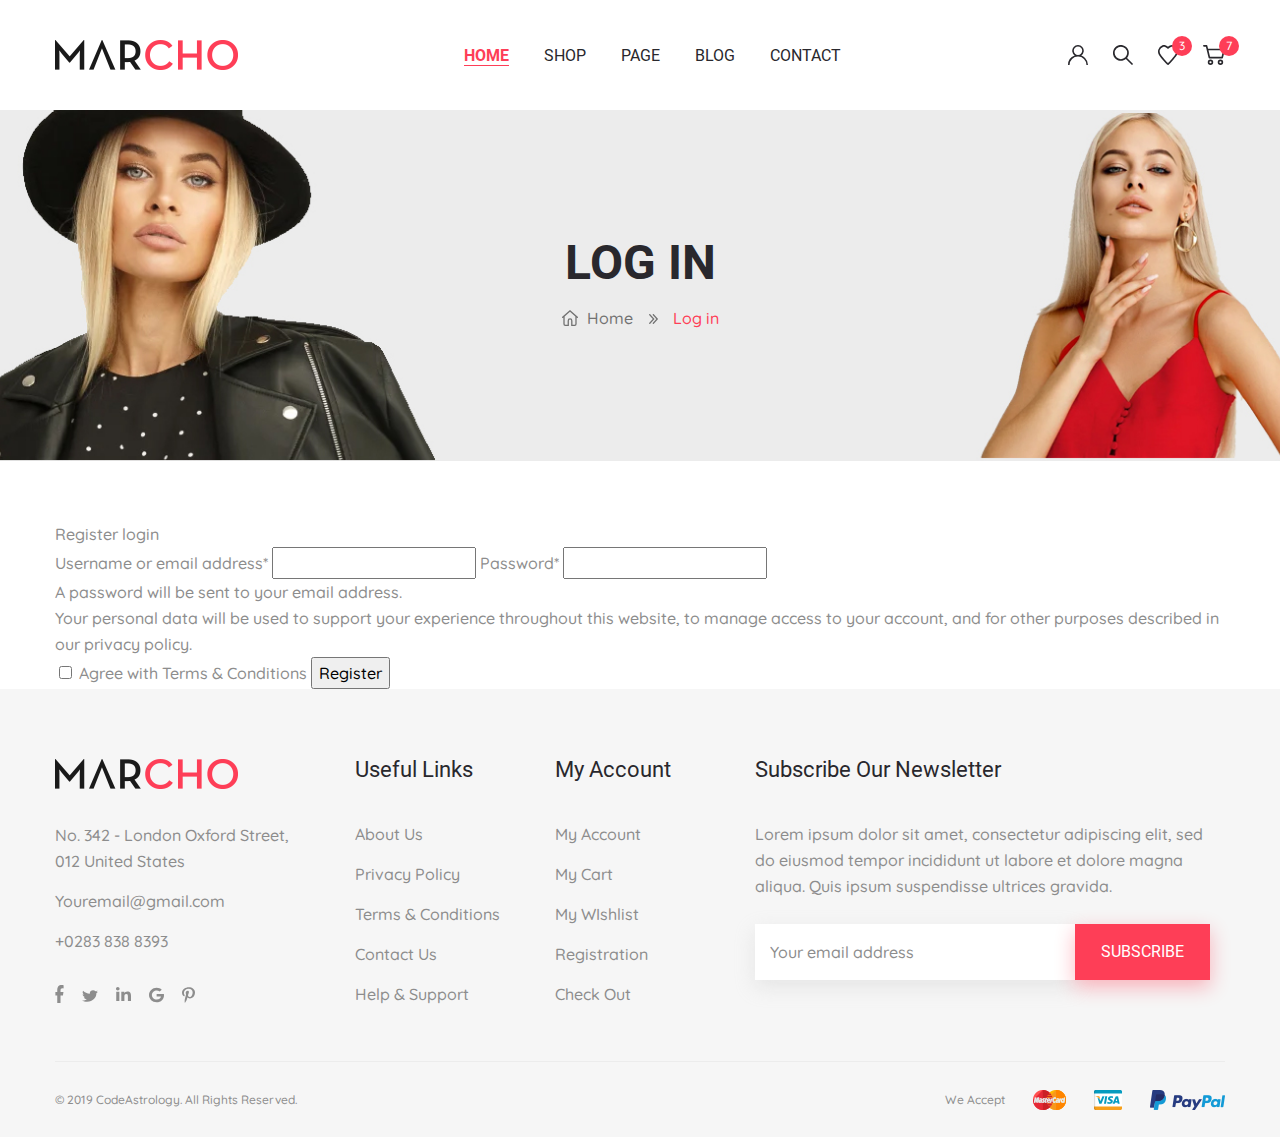
<file: register.html>
<!DOCTYPE html>
<html lang="en">

<head>
  <meta charset="UTF-8">
  <meta name="viewport" content="width=device-width, initial-scale=1.0">
  <title>Document</title>
  <link rel="stylesheet" href="css/register.min.css">
</head>

<body>

  <header class="header">
  <div class="container">
    <div class="header__inner">
      <a class="logo" href="#">
        <img class="logo__img" src="images/logo.png" alt="logo" />
      </a>
      <nav class="menu">
        <button class="menu__btn">
          <span></span>
        </button>
        <ul class="menu__list">
          <li class="menu__list-item">
            <a class="menu__list-link menu__list-link--active" href="index.html">HOME</a>
          </li>
          <li class="menu__list-item">
            <a class="menu__list-link" href="shop.html">SHOP</a>
          </li>
          <li class="menu__list-item">
            <a class="menu__list-link" href="products.html">PAGE</a>
          </li>
          <li class="menu__list-item">
            <a class="menu__list-link" href="blog.html">BLOG</a>
          </li>
          <li class="menu__list-item">
            <a class="menu__list-link" href="contact.html">CONTACT</a>
          </li>
        </ul>
      </nav>
      <div class="user-nav">
        <a class="user-nav__link" href="#">
          <img
            class="user-nav__link-img"
            src="images/icons/user.svg"
            alt="user icon"
          />
        </a>
        <a class="user-nav__link" href="#">
          <img
            class="user-nav__link-img"
            src="images/icons/search.svg"
            alt="user icon"
          />
        </a>
        <a class="user-nav__link" href="#">
          <img
            class="user-nav__link-img"
            src="images/icons/heart.svg"
            alt="user icon"
          />
          <span class="user-nav__num">3</span>
        </a>
        <a class="user-nav__link" href="#">
          <img
            class="user-nav__link-img"
            src="images/icons/cart.svg"
            alt="user icon"
          />
          <span class="user-nav__num">7</span>
        </a>
      </div>
    </div>
  </div>
</header>


  <main class="main">

  <section class="top">
  <div class="top__container" style="background-image: url('images/top-bg.jpg');">
    <div class="container">
      <h2 class="top__title title">Log in</h2>
      <div class="breadcrumbs
      ">
        <ul class="breadcrumbs__list">
          <li class="breadcrumbs__item">
            <a class="breadcrumbs__link" href="#">
              Home
            </a>
          </li>
          <li class="breadcrumbs__item">
            <a class="breadcrumbs__link" href="#">
              Log in
            </a>
          </li>
        </ul>
      </div>
    </div>
  </div>
</section>

    <section class="modal">
      <div class="container">
        <div class="modal__links">
          <a class="modal__link modal__link--active" href="#">Register</a>
          <a class="modal__link" href="#">login</a>
        </div>
        <form class="modal__form" action="#">
          <label class="modal__label" for="">
            Username or email address*
            <input class="modal__input" type="text" required>
          </label>
          <label class="modal__label" for="">
            Password*
            <input class="modal__input" type="password" required>
          </label>
          <p class="modal__text">
            A password will be sent to your email address.
          </p>
          <p class="modal__text">
            Your personal data will be used to support your experience throughout this website, to manage access to your
            account, and for other purposes described in our privacy policy.
          </p>
          <label class="modal__label">
            <input type="checkbox">
            Agree with Terms & Conditions
          </label>
          <button class="modal__btn" type="submit">Register</button>

        </form>
      </div>
    </section>

  </main>

  <footer class="footer">
  <div class="container">
    <div class="footer-top">
      <div class="footer-top__item footer-top__contact">
        <a class="logo footer-top__logo" href="#">
          <img class="logo__img" src="images/logo.png" alt="logo">
        </a>
        <a class="footer-top__adders" href="#">
          No. 342 - London Oxford Street,
          012 United States
        </a>
        <a class="footer-top__email" href="mailto:Youremail@gmail.com">
          Youremail@gmail.com
        </a>
        <a class="footer-top__phone" href="tel:+02838388393">
          +0283 838 8393
        </a>
        <ul class="footer-top__social-list">
          <li class="footer-top__social-item">
            <a class="footer-top__social-link" href="#">
              <svg xmlns="http://www.w3.org/2000/svg" xmlns:xlink="http://www.w3.org/1999/xlink" width="9px"
                height="18px" viewBox="0 0 9 18" version="1.1">
                <g>
                  <path
                    d="M 2.25 10.523438 L 2.25 18 L 5.511719 18 L 5.511719 10.523438 L 7.945312 10.523438 L 8.453125 7.085938 L 5.511719 7.085938 L 5.511719 5.867188 C 5.511719 4.050781 6.082031 3.355469 7.558594 3.355469 C 8.015625 3.355469 8.382812 3.367188 8.597656 3.394531 L 8.597656 0.277344 C 8.195312 0.140625 7.210938 0 6.644531 0 C 3.636719 0 2.25 1.773438 2.25 5.605469 L 2.25 7.085938 L 0.394531 7.085938 L 0.394531 10.523438 Z M 2.25 10.523438 " />
                </g>
              </svg>
            </a>
          </li>
          <li class="footer-top__social-item">
            <a class="footer-top__social-link" href="#">
              <svg xmlns="http://www.w3.org/2000/svg" xmlns:xlink="http://www.w3.org/1999/xlink" width="16px"
                height="14px" viewBox="0 0 16 14" version="1.1">
                <g>
                  <path
                    d="M 14.355469 4.148438 C 14.367188 4.269531 14.367188 4.398438 14.367188 4.519531 C 14.367188 8.3125 11.066406 12.683594 5.035156 12.683594 C 3.175781 12.683594 1.449219 12.214844 0 11.398438 C 0.261719 11.425781 0.519531 11.433594 0.789062 11.433594 C 2.324219 11.433594 3.734375 10.976562 4.863281 10.207031 C 3.421875 10.179688 2.210938 9.355469 1.796875 8.214844 C 2 8.242188 2.203125 8.261719 2.414062 8.261719 C 2.710938 8.261719 3.003906 8.226562 3.277344 8.160156 C 1.773438 7.898438 0.648438 6.738281 0.648438 5.34375 L 0.648438 5.308594 C 1.085938 5.523438 1.59375 5.65625 2.132812 5.671875 C 1.246094 5.160156 0.667969 4.277344 0.667969 3.285156 C 0.667969 2.75 0.832031 2.261719 1.117188 1.835938 C 2.730469 3.578125 5.15625 4.714844 7.878906 4.835938 C 7.828125 4.625 7.796875 4.402344 7.796875 4.179688 C 7.796875 2.601562 9.257812 1.3125 11.074219 1.3125 C 12.019531 1.3125 12.871094 1.660156 13.472656 2.21875 C 14.210938 2.09375 14.925781 1.855469 15.554688 1.527344 C 15.308594 2.191406 14.789062 2.75 14.113281 3.105469 C 14.773438 3.042969 15.414062 2.882812 16 2.664062 C 15.554688 3.230469 14.992188 3.738281 14.355469 4.148438 Z M 14.355469 4.148438 " />
                </g>
              </svg>
            </a>
          </li>
          <li class="footer-top__social-item">
            <a class="footer-top__social-link" href="#">
              <svg xmlns="http://www.w3.org/2000/svg" xmlns:xlink="http://www.w3.org/1999/xlink" width="15px"
                height="16px" viewBox="0 0 15 16" version="1.1">
                <g>
                  <path
                    d="M 3.359375 14 L 0.246094 14 L 0.246094 4.652344 L 3.359375 4.652344 Z M 1.800781 3.378906 C 0.808594 3.378906 0 2.609375 0 1.679688 C 0 0.753906 0.804688 0 1.800781 0 C 2.796875 0 3.601562 0.753906 3.601562 1.679688 C 3.601562 2.609375 2.796875 3.378906 1.800781 3.378906 Z M 14.996094 14 L 11.894531 14 L 11.894531 9.449219 C 11.894531 8.367188 11.871094 6.976562 10.277344 6.976562 C 8.660156 6.976562 8.410156 8.152344 8.410156 9.371094 L 8.410156 14 L 5.304688 14 L 5.304688 4.652344 L 8.285156 4.652344 L 8.285156 5.929688 L 8.332031 5.929688 C 8.746094 5.195312 9.761719 4.417969 11.273438 4.417969 C 14.421875 4.417969 15 6.351562 15 8.867188 L 15 14 Z M 14.996094 14 " />
                </g>
              </svg>
            </a>
          </li>
          <li class="footer-top__social-item">
            <a class="footer-top__social-link" href="#">
              <svg xmlns="http://www.w3.org/2000/svg" xmlns:xlink="http://www.w3.org/1999/xlink" width="15px"
                height="16px" viewBox="0 0 15 15" version="1.1">
                <g>
                  <path
                    d="M 15 7.671875 C 15 11.816406 12.023438 14.765625 7.621094 14.765625 C 3.40625 14.765625 0 11.519531 0 7.5 C 0 3.480469 3.40625 0.234375 7.621094 0.234375 C 9.675781 0.234375 11.402344 0.953125 12.734375 2.136719 L 10.660156 4.039062 C 7.945312 1.539062 2.898438 3.414062 2.898438 7.5 C 2.898438 10.035156 5.023438 12.085938 7.621094 12.085938 C 10.640625 12.085938 11.773438 10.027344 11.949219 8.957031 L 7.621094 8.957031 L 7.621094 6.457031 L 14.878906 6.457031 C 14.949219 6.828125 15 7.1875 15 7.671875 Z M 15 7.671875 " />
                </g>
              </svg>
            </a>
          </li>
          <li class="footer-top__social-item">
            <a class="footer-top__social-link" href="#">
              <svg xmlns="http://www.w3.org/2000/svg" xmlns:xlink="http://www.w3.org/1999/xlink" width="13px"
                height="16px" viewBox="0 0 13 16" version="1.1">
                <g>
                  <path
                    d="M 6.90625 0.203125 C 3.433594 0.203125 0 2.339844 0 5.800781 C 0 8 1.339844 9.25 2.152344 9.25 C 2.488281 9.25 2.679688 8.386719 2.679688 8.144531 C 2.679688 7.851562 1.878906 7.234375 1.878906 6.023438 C 1.878906 3.511719 3.949219 1.730469 6.632812 1.730469 C 8.9375 1.730469 10.644531 2.941406 10.644531 5.164062 C 10.644531 6.820312 9.921875 9.933594 7.585938 9.933594 C 6.742188 9.933594 6.023438 9.371094 6.023438 8.566406 C 6.023438 7.382812 6.917969 6.242188 6.917969 5.023438 C 6.917969 2.953125 3.738281 3.328125 3.738281 5.828125 C 3.738281 6.351562 3.808594 6.933594 4.0625 7.414062 C 3.59375 9.269531 2.640625 12.035156 2.640625 13.945312 C 2.640625 14.539062 2.730469 15.117188 2.792969 15.710938 C 2.90625 15.828125 2.851562 15.816406 3.027344 15.757812 C 4.734375 13.601562 4.671875 13.179688 5.445312 10.355469 C 5.859375 11.085938 6.9375 11.480469 7.789062 11.480469 C 11.386719 11.480469 13 8.246094 13 5.332031 C 13 2.226562 10.09375 0.203125 6.90625 0.203125 Z M 6.90625 0.203125 " />
                </g>
              </svg>
            </a>
          </li>
        </ul>
      </div>

      <div class="footer-top__item footer-top__nav">
        <h6 class="footer-top__title">
          Useful Links
        </h6>
        <ul class="footer-top__list">
          <li class="footer-top__item">
            <a class="footer-top__link" href="#">
              About Us
            </a>
          </li>
          <li class="footer-top__item">
            <a class="footer-top__link" href="#">
              Privacy Policy
            </a>
          </li>
          <li class="footer-top__item">
            <a class="footer-top__link" href="#">
              Terms & Conditions
            </a>
          </li>
          <li class="footer-top__item">
            <a class="footer-top__link" href="#">
              Contact Us
            </a>
          </li>
          <li class="footer-top__item">
            <a class="footer-top__link" href="#">
              Help & Support
            </a>
          </li>
        </ul>
      </div>

      <div class="footer-top__item footer-top__nav">
        <h6 class="footer-top__title">
          My Account
        </h6>
        <ul class="footer-top__list">
          <li class="footer-top__item">
            <a class="footer-top__link" href="#">
              My Account
            </a>
          </li>
          <li class="footer-top__item">
            <a class="footer-top__link" href="#">
              My Cart
            </a>
          </li>
          <li class="footer-top__item">
            <a class="footer-top__link" href="#">
              My WIshlist
            </a>
          </li>
          <li class="footer-top__item">
            <a class="footer-top__link" href="#">
              Registration
            </a>
          </li>
          <li class="footer-top__item">
            <a class="footer-top__link" href="#">
              Check Out
            </a>
          </li>
        </ul>
      </div>

      <div class="footer-top__item footer-top__item-form">
        <h6 class="footer-top__title">
          Subscribe Our Newsletter
        </h6>
        <p class="footer-top__text">
          Lorem ipsum dolor sit amet, consectetur adipiscing elit, sed do eiusmod tempor incididunt ut labore et
          dolore magna aliqua. Quis ipsum suspendisse ultrices gravida.
        </p>
        <form class="footer-top__form" action="#">
          <input class="footer-top__form-input" type="email" placeholder="Your email address" required>
          <button class="footer-top__form-btn" type="submit">Subscribe</button>
        </form>
      </div>

    </div>
    <div class="footer-bottom">
      <p class="footer-bottom__copy">
        © 2019 CodeAstrology. All Rights Reserved.
      </p>
      <div class="footer-bottom__accept">
        We Accept
        <img class="footer-bottom__accept-img" src="images/icons/mastercard.png" alt="we accept mastercard">
        <img class="footer-bottom__accept-img" src="images/icons/visa.png" alt="we accept visa">
        <img class="footer-bottom__accept-img" src="images/icons/paypal.png" alt="we accept pay pal">
      </div>
    </div>
  </div>
</footer>

  <script src="js/main.min.js"></script>
</body>

</html>
</file>
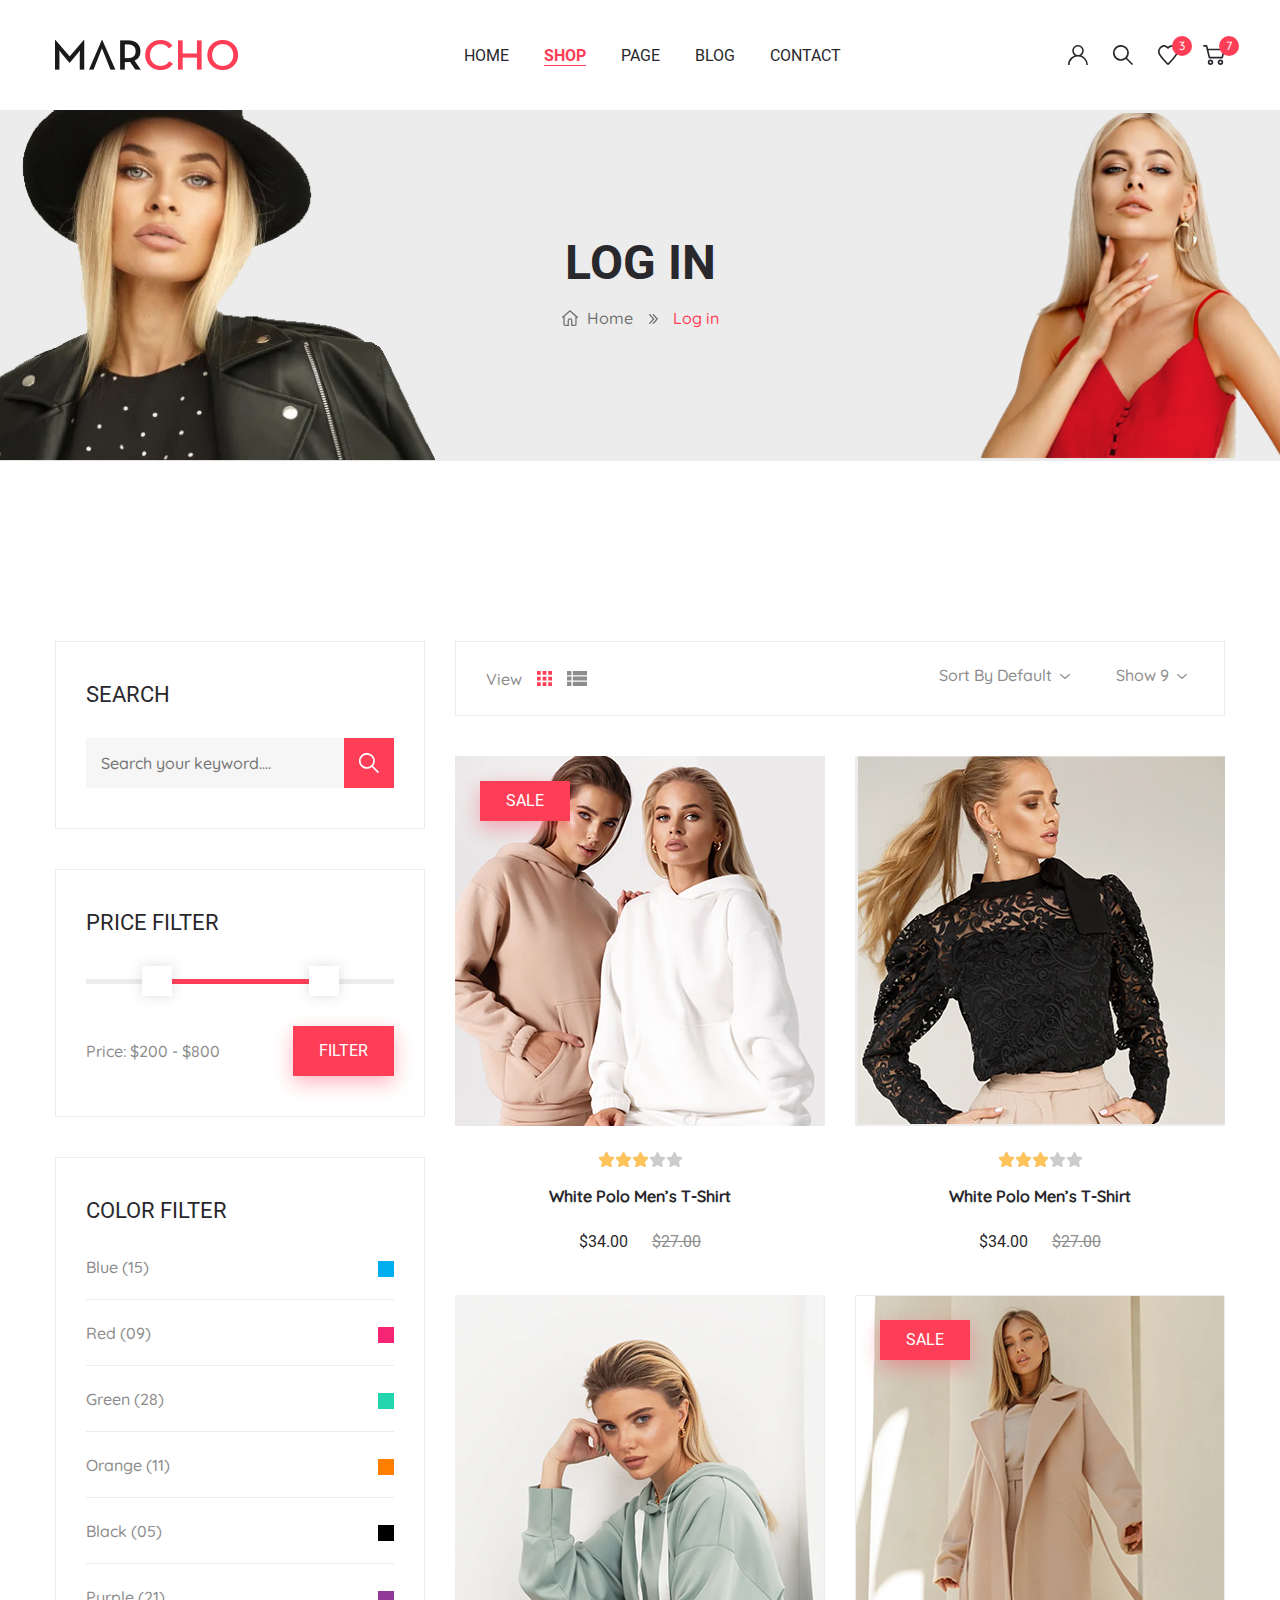
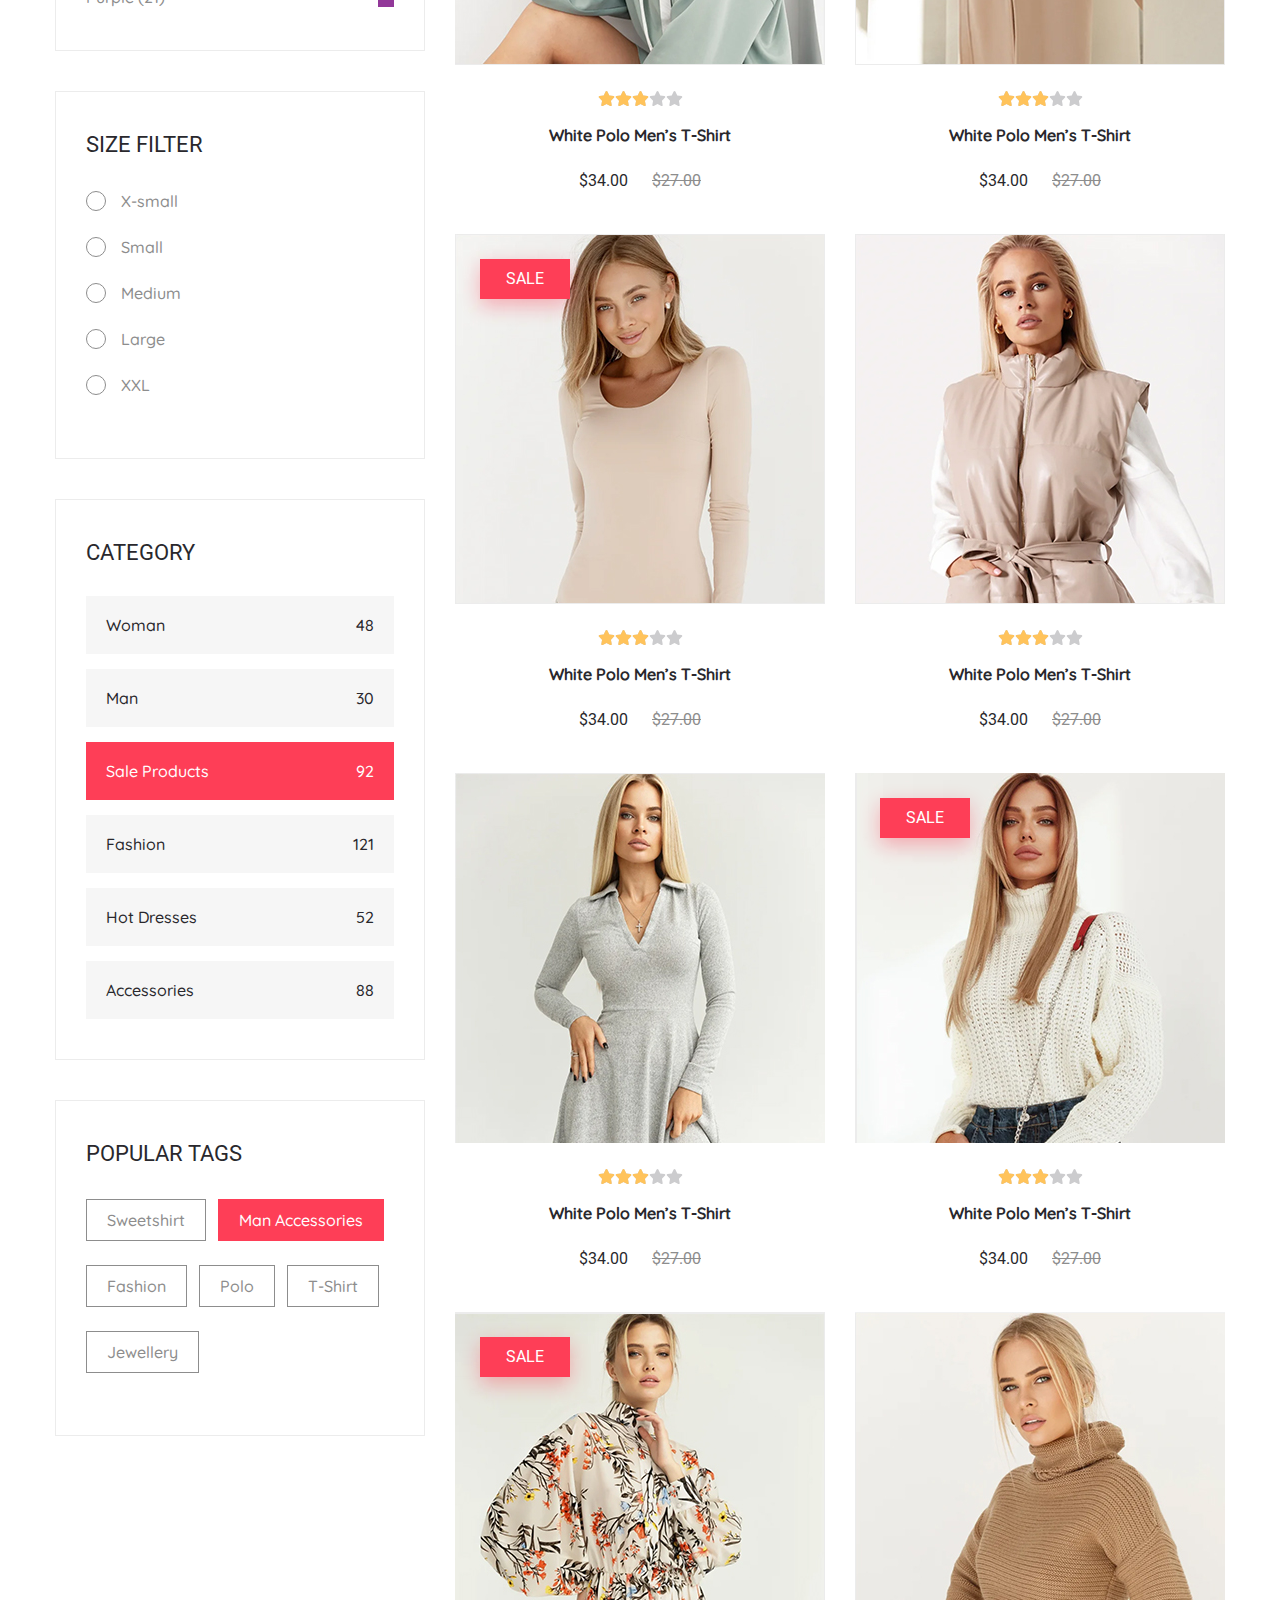
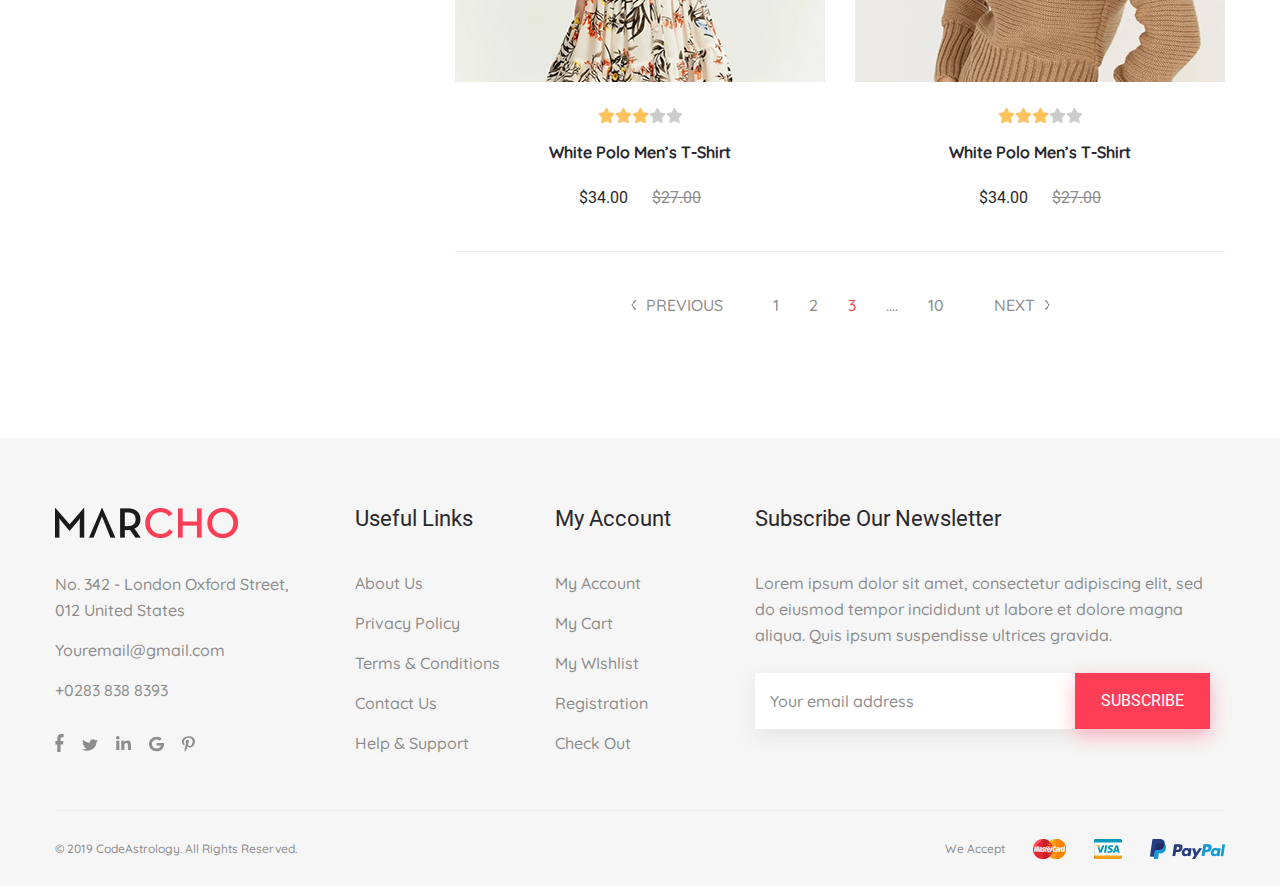
<file: shop.html>
<!DOCTYPE html>
<html lang="en">

<head>
  <meta charset="UTF-8">
  <meta name="viewport" content="width=device-width, initial-scale=1.0">
  <title>Marcho</title>
  <link rel="stylesheet" href="css/shop.min.css">
  <link rel="stylesheet" href="css/style.min.css">
  <link rel="stylesheet" href="images/favicon/favicon.ico">
  <link rel="icon" href="images/favicon/favicon-16x16.png" sizes="16x16">
  <link rel="icon" href="images/favicon/favicon-32x32.png" sizes="32x32">
</head>

<body>

  <header class="header">
  <div class="container">
    <div class="header__inner">
      <a class="logo" href="#">
        <img class="logo__img" src="images/logo.png" alt="logo" />
      </a>
      <nav class="menu">
        <button class="menu__btn">
          <span></span>
        </button>
        <ul class="menu__list">
          <li class="menu__list-item">
            <a class="menu__list-link" href="index.html">HOME</a>
          </li>
          <li class="menu__list-item">
            <a class="menu__list-link menu__list-link--active" href="shop.html">SHOP</a>
          </li>
          <li class="menu__list-item">
            <a class="menu__list-link" href="products.html">PAGE</a>
          </li>
          <li class="menu__list-item">
            <a class="menu__list-link" href="blog.html">BLOG</a>
          </li>
          <li class="menu__list-item">
            <a class="menu__list-link" href="contact.html">CONTACT</a>
          </li>
        </ul>
      </nav>
      <div class="user-nav">
        <a class="user-nav__link" href="#">
          <img
            class="user-nav__link-img"
            src="images/icons/user.svg"
            alt="user icon"
          />
        </a>
        <a class="user-nav__link" href="#">
          <img
            class="user-nav__link-img"
            src="images/icons/search.svg"
            alt="user icon"
          />
        </a>
        <a class="user-nav__link" href="#">
          <img
            class="user-nav__link-img"
            src="images/icons/heart.svg"
            alt="user icon"
          />
          <span class="user-nav__num">3</span>
        </a>
        <a class="user-nav__link" href="#">
          <img
            class="user-nav__link-img"
            src="images/icons/cart.svg"
            alt="user icon"
          />
          <span class="user-nav__num">7</span>
        </a>
      </div>
    </div>
  </div>
</header>


  <main class="main">

  <section class="top">
  <div class="top__container" style="background-image: url('images/top-bg.jpg');">
    <div class="container">
      <h2 class="top__title title">Log in</h2>
      <div class="breadcrumbs
      ">
        <ul class="breadcrumbs__list">
          <li class="breadcrumbs__item">
            <a class="breadcrumbs__link" href="#">
              Home
            </a>
          </li>
          <li class="breadcrumbs__item">
            <a class="breadcrumbs__link" href="#">
              Log in
            </a>
          </li>
        </ul>
      </div>
    </div>
  </div>
</section>

    <section class="shop">
      <div class="container">
        <div class="shop__inner">
          <button class="shop__filter-btn">
            <img src="images/icons/filter.svg" alt="">
          </button>
          <div class="shop__filters filter">

            <div class="filter-search filter__item">
              <h3 class="filter__title">
                Search
              </h3>
              <form class="filter-search__form" action="#">
                <input class="filter-search__input" placeholder="Search your keyword...." type="text">
                <button class="filter-search__btn" type="submit">
                  <img src="images/icons/search-white.svg" alt="search images">
                </button>
              </form>
            </div>

            <div class="filter__item filter-price">
              <h3 class="filter__title">
                Price Filter
              </h3>
              <form class="filter-price__form" action="#">
                <input class="filter-price__input" type="text" data-min="0" data-max="999" data-from="200"
                  data-to="800">
                <label class="filter-price__label">
                  <span>Price:
                    $<span class="filter-price__from"></span>
                    -
                    $<span class="filter-price__to"></span>
                  </span>
                  <button class="filter-price__btn" type="submit">
                    Filter
                  </button>
                </label>
              </form>
            </div>

            <div class="filter__item filter-color">
              <h3 class="filter__title">
                Color Filter
              </h3>
              <form class="filter-color__form" action="#">

                <label class="filter-color__label">
                  <span class="filter-color__text">Blue (15)</span>
                  <div class="filter-color__box">
                    <input class="filter-color__input" type="checkbox">
                    <span class="filter-color__checkbox filter-color__checkbox--blue"></span>
                  </div>
                </label>

                <label class="filter-color__label">
                  <span class="filter-color__text">Red (09)</span>
                  <div class="filter-color__box">
                    <input class="filter-color__input" type="checkbox">
                    <span class="filter-color__checkbox filter-color__checkbox--red"></span>
                  </div>
                </label>

                <label class="filter-color__label">
                  <span class="filter-color__text">Green (28)</span>
                  <div class="filter-color__box">
                    <input class="filter-color__input" type="checkbox">
                    <span class="filter-color__checkbox filter-color__checkbox--green"></span>
                  </div>
                </label>

                <label class="filter-color__label">
                  <span class="filter-color__text">Orange (11)</span>
                  <div class="filter-color__box">
                    <input class="filter-color__input" type="checkbox">
                    <span class="filter-color__checkbox filter-color__checkbox--orange"></span>
                  </div>
                </label>

                <label class="filter-color__label">
                  <span class="filter-color__text">Black (05)</span>
                  <div class="filter-color__box">
                    <input class="filter-color__input" type="checkbox">
                    <span class="filter-color__checkbox filter-color__checkbox--black"></span>
                  </div>
                </label>

                <label class="filter-color__label">
                  <span class="filter-color__text">Purple (21)</span>
                  <div class="filter-color__box">
                    <input class="filter-color__input" type="checkbox">
                    <span class="filter-color__checkbox filter-color__checkbox--purple"></span>
                  </div>
                </label>

              </form>
            </div>

            <div class="filter__item filter-size">
              <h3 class="filter__title">Size Filter</h3>
              <form class="filter-size__form" action="#">
                <label class="filter-size__label">
                  <input class="filter-size__input" type="checkbox">
                  <span class="filter-size__checkbox"></span>
                  <span class="filter-size__text">X-small</span>
                </label>
                <label class="filter-size__label">
                  <input class="filter-size__input" type="checkbox">
                  <span class="filter-size__checkbox"></span>
                  <span class="filter-size__text">Small</span>

                </label>
                <label class="filter-size__label">
                  <input class="filter-size__input" type="checkbox">
                  <span class="filter-size__checkbox"></span>
                  <span class="filter-size__text">Medium</span>

                </label>
                <label class="filter-size__label">
                  <input class="filter-size__input" type="checkbox">
                  <span class="filter-size__checkbox"></span>
                  <span class="filter-size__text">Large</span>

                </label>
                <label class="filter-size__label">
                  <input class="filter-size__input" type="checkbox">
                  <span class="filter-size__checkbox"></span>
                  <span class="filter-size__text">XXL</span>

                </label>
              </form>
            </div>

            <div class="filter__item filter-category">
              <h3 class="filter__title">
                CATEGORY
              </h3>
              <form class="filter-category__form" action="#">
                <label class="filter-category__label">
                  <input class="filter-category__input" type="checkbox">
                  <div class="filter-category__checkbox">
                    <span>Woman</span>
                    <span>48</span>
                  </div>
                </label>
                <label class="filter-category__label">
                  <input class="filter-category__input" type="checkbox">
                  <div class="filter-category__checkbox">
                    <span>Man</span>
                    <span>30</span>
                  </div>
                </label>
                <label class="filter-category__label">
                  <input class="filter-category__input" type="checkbox" checked>
                  <div class="filter-category__checkbox">
                    <span>Sale Products</span>
                    <span>92</span>
                  </div>
                </label>
                <label class="filter-category__label">
                  <input class="filter-category__input" type="checkbox">
                  <div class="filter-category__checkbox">
                    <span>Fashion</span>
                    <span>121</span>
                  </div>
                </label>
                <label class="filter-category__label">
                  <input class="filter-category__input" type="checkbox">
                  <div class="filter-category__checkbox">
                    <span>Hot Dresses</span>
                    <span>52</span>
                  </div>
                </label>
                <label class="filter-category__label">
                  <input class="filter-category__input" type="checkbox">
                  <div class="filter-category__checkbox">
                    <span>Accessories</span>
                    <span>88</span>
                  </div>
                </label>
              </form>
            </div>

            <div class="filter__item filter-popular">
              <h3 class="filter__title">
                Popular Tags
              </h3>
              <form class="filter-popular__form" action="#">
                <label class="filter-popular__label">
                  <input class="filter-popular__input" type="checkbox">
                  <span class="filter-popular__checkbox">Sweetshirt</span>
                </label>
                <label class="filter-popular__label">
                  <input class="filter-popular__input" type="checkbox" checked>
                  <span class="filter-popular__checkbox">Man Accessories</span>
                </label>
                <label class="filter-popular__label">
                  <input class="filter-popular__input" type="checkbox">
                  <span class="filter-popular__checkbox">Fashion</span>
                </label>
                <label class="filter-popular__label">
                  <input class="filter-popular__input" type="checkbox">
                  <span class="filter-popular__checkbox">Polo</span>
                </label>
                <label class="filter-popular__label">
                  <input class="filter-popular__input" type="checkbox">
                  <span class="filter-popular__checkbox">T-Shirt</span>
                </label>
                <label class="filter-popular__label">
                  <input class="filter-popular__input" type="checkbox">
                  <span class="filter-popular__checkbox">Jewellery</span>
                </label>
              </form>
            </div>
          </div>

          <div class="shop-content">
            <div class="shop-content__filter">
              <div class="shop-content__filter-buttons">
                <span>View</span>
                <button class="shop-content__filter-btn shop-content__filter-btn--active button-grid">
                  <svg xmlns="http://www.w3.org/2000/svg" xmlns:xlink="http://www.w3.org/1999/xlink" width="15px"
                    height="15px">
                    <path fill-rule="evenodd" fill="rgb(141, 141, 141)"
                      d="M-0.000,3.750 L3.750,3.750 L3.750,-0.000 L-0.000,-0.000 L-0.000,3.750 ZM5.625,15.000 L9.375,15.000 L9.375,11.250 L5.625,11.250 L5.625,15.000 ZM-0.000,15.000 L3.750,15.000 L3.750,11.250 L-0.000,11.250 L-0.000,15.000 ZM-0.000,9.375 L3.750,9.375 L3.750,5.625 L-0.000,5.625 L-0.000,9.375 ZM5.625,9.375 L9.375,9.375 L9.375,5.625 L5.625,5.625 L5.625,9.375 ZM11.250,-0.000 L11.250,3.750 L15.000,3.750 L15.000,-0.000 L11.250,-0.000 ZM5.625,3.750 L9.375,3.750 L9.375,-0.000 L5.625,-0.000 L5.625,3.750 ZM11.250,9.375 L15.000,9.375 L15.000,5.625 L11.250,5.625 L11.250,9.375 ZM11.250,15.000 L15.000,15.000 L15.000,11.250 L11.250,11.250 L11.250,15.000 Z" />
                  </svg>
                </button>
                <button class="shop-content__filter-btn button-list">
                  <svg xmlns="http://www.w3.org/2000/svg" xmlns:xlink="http://www.w3.org/1999/xlink" width="20px"
                    height="15px">
                    <path fill-rule="evenodd" fill="rgb(141, 141, 141)"
                      d="M5.835,14.998 L5.835,10.827 L19.994,10.827 L19.994,14.998 L5.835,14.998 ZM5.835,5.413 L19.994,5.413 L19.994,9.585 L5.835,9.585 L5.835,5.413 ZM5.835,0.000 L19.994,0.000 L19.994,4.172 L5.835,4.172 L5.835,0.000 ZM0.007,10.827 L4.429,10.827 L4.429,14.998 L0.007,14.998 L0.007,10.827 ZM0.007,5.413 L4.429,5.413 L4.429,9.585 L0.007,9.585 L0.007,5.413 ZM0.007,0.000 L4.429,0.000 L4.429,4.172 L0.007,4.172 L0.007,0.000 Z" />
                  </svg>
                </button>
              </div>
              <div class="shop-content__filter-selects">
                <form class="shop-content__filter-form" action="#">
                  <select class="shop-content__filter-sort select-style">
                    <option value="">Sort By Default</option>
                    <option value="">2</option>
                    <option value="">3</option>
                    <option value="">4</option>
                  </select>
                  <select class="shop-content__filter-show select-style">
                    <option value="">Show 9</option>
                    <option value="">2</option>
                    <option value="">3</option>
                    <option value="">4</option>
                  </select>
                </form>
              </div>
            </div>

            <div class="shop-content__inner">

              <div class="product-item product-item--sale">
                <div class="product-item__img-box">
                  <img class="product-item__images" src="images/product/2.jpg" alt="product">
                  <div class="product-item__link-box">
                    <a class="product-item__link" href="#">
                      <svg width="19px" height="20px">
                        <path fill-rule="evenodd" fill="rgb(41, 40, 45)"
                          d="M18.709,18.219 L14.028,13.269 C15.231,11.813 15.891,9.982 15.891,8.075 C15.891,3.622 12.328,-0.002 7.947,-0.002 C3.568,-0.002 0.005,3.622 0.005,8.075 C0.005,12.529 3.568,16.153 7.947,16.153 C9.591,16.153 11.160,15.649 12.498,14.690 L17.216,19.680 C17.414,19.890 17.678,20.004 17.964,20.004 C18.232,20.004 18.486,19.899 18.680,19.710 C19.093,19.307 19.105,18.639 18.709,18.219 L18.709,18.219 ZM7.947,2.106 C11.185,2.106 13.819,4.785 13.819,8.075 C13.819,11.367 11.185,14.046 7.947,14.046 C4.711,14.046 2.078,11.367 2.078,8.075 C2.078,4.785 4.711,2.106 7.947,2.106 L7.947,2.106 Z" />
                      </svg>
                    </a>
                    <a class="product-item__link product-item__link--line" href="#">
                      <svg width="16px" height="20px">
                        <path fill-rule="evenodd" fill="rgb(41, 40, 45)"
                          d="M15.999,17.294 L14.854,4.396 C14.830,4.109 14.589,3.892 14.307,3.892 L11.953,3.892 C11.920,1.740 10.163,0.002 8.005,0.002 C5.847,0.002 4.090,1.740 4.057,3.892 L1.703,3.892 C1.417,3.892 1.180,4.109 1.156,4.396 L0.011,17.294 C0.011,17.311 0.007,17.327 0.007,17.343 C0.007,18.812 1.352,20.006 3.007,20.006 L13.003,20.006 C14.658,20.006 16.003,18.812 16.003,17.343 C16.003,17.327 16.003,17.311 15.999,17.294 L15.999,17.294 ZM8.005,1.106 C9.554,1.106 10.817,2.350 10.849,3.892 L5.161,3.892 C5.193,2.350 6.456,1.106 8.005,1.106 L8.005,1.106 ZM13.003,18.902 L3.007,18.902 C1.969,18.902 1.127,18.215 1.111,17.368 L2.206,5.001 L4.053,5.001 L4.053,6.678 C4.053,6.985 4.298,7.230 4.605,7.230 C4.911,7.230 5.157,6.985 5.157,6.678 L5.157,5.001 L10.849,5.001 L10.849,6.678 C10.849,6.985 11.095,7.230 11.401,7.230 C11.708,7.230 11.953,6.985 11.953,6.678 L11.953,5.001 L13.800,5.001 L14.899,17.368 C14.883,18.215 14.037,18.902 13.003,18.902 L13.003,18.902 Z" />
                      </svg>
                    </a>
                    <a class="product-item__link" href="#">
                      <svg width="23px" height="20px">
                        <path fill-rule="evenodd" fill="rgb(41, 40, 45)"
                          d="M16.894,-0.001 C14.470,-0.001 12.935,1.423 12.074,2.618 C11.851,2.929 11.661,3.239 11.501,3.532 C11.342,3.239 11.152,2.929 10.928,2.618 C10.068,1.423 8.533,-0.001 6.108,-0.001 C4.384,-0.001 2.810,0.697 1.675,1.964 C0.593,3.172 -0.004,4.791 -0.004,6.521 C-0.004,8.405 0.744,10.157 2.349,12.034 C3.783,13.713 5.847,15.443 8.236,17.447 C9.127,18.193 10.047,18.965 11.028,19.809 L11.057,19.834 C11.184,19.944 11.343,19.999 11.501,19.999 C11.660,19.999 11.818,19.944 11.945,19.834 L11.975,19.809 C12.955,18.965 13.876,18.193 14.766,17.447 C17.156,15.443 19.219,13.713 20.653,12.034 C22.258,10.157 23.006,8.405 23.006,6.521 C23.006,4.791 22.410,3.172 21.327,1.964 C20.192,0.696 18.618,-0.001 16.894,-0.001 ZM13.892,16.437 C13.124,17.080 12.334,17.743 11.501,18.455 C10.668,17.743 9.878,17.081 9.111,16.437 C4.434,12.516 1.345,9.926 1.345,6.521 C1.345,5.114 1.821,3.806 2.687,2.840 C3.562,1.863 4.777,1.325 6.108,1.325 C7.957,1.325 9.151,2.445 9.828,3.385 C10.435,4.228 10.752,5.078 10.860,5.404 C10.951,5.677 11.209,5.862 11.501,5.862 C11.793,5.862 12.052,5.677 12.142,5.404 C12.250,5.078 12.567,4.228 13.174,3.385 C13.851,2.445 15.046,1.325 16.894,1.325 C18.225,1.325 19.440,1.863 20.316,2.840 C21.181,3.806 21.658,5.114 21.658,6.521 C21.658,9.926 18.568,12.516 13.892,16.437 Z" />
                      </svg>
                    </a>
                  </div>
                </div>

                <div class="product-item__wrapper-box">
                  <div class="product-item__box">
                    <div class="star" data-rateyo-rating="3"></div>
                    <h4 class="product-item__title">
                      White Polo Men’s T-Shirt
                    </h4>
                    <div class="product-item__price">
                      <div class="product-item__new-price">$34.00</div>
                      <div class="product-item__old-price">$27.00</div>
                    </div>
                  </div>
                  <div class="product-item__content-box">
                    <p class="product-item__text">
                      Lorem ipsum dolor sit amet, adipiscing elit, sed de eusmod utlitoi labore et dolore magna aliqua.
                    </p>
                    <button class="product-item__btn">Add to cart</button>
                  </div>
                </div>

              </div>
              <div class="product-item">
                <div class="product-item__img-box">
                  <img class="product-item__images" src="images/product/11.jpg" alt="product">
                  <div class="product-item__link-box">
                    <a class="product-item__link" href="#">
                      <svg width="19px" height="20px">
                        <path fill-rule="evenodd" fill="rgb(41, 40, 45)"
                          d="M18.709,18.219 L14.028,13.269 C15.231,11.813 15.891,9.982 15.891,8.075 C15.891,3.622 12.328,-0.002 7.947,-0.002 C3.568,-0.002 0.005,3.622 0.005,8.075 C0.005,12.529 3.568,16.153 7.947,16.153 C9.591,16.153 11.160,15.649 12.498,14.690 L17.216,19.680 C17.414,19.890 17.678,20.004 17.964,20.004 C18.232,20.004 18.486,19.899 18.680,19.710 C19.093,19.307 19.105,18.639 18.709,18.219 L18.709,18.219 ZM7.947,2.106 C11.185,2.106 13.819,4.785 13.819,8.075 C13.819,11.367 11.185,14.046 7.947,14.046 C4.711,14.046 2.078,11.367 2.078,8.075 C2.078,4.785 4.711,2.106 7.947,2.106 L7.947,2.106 Z" />
                      </svg>
                    </a>
                    <a class="product-item__link product-item__link--line" href="#">
                      <svg width="16px" height="20px">
                        <path fill-rule="evenodd" fill="rgb(41, 40, 45)"
                          d="M15.999,17.294 L14.854,4.396 C14.830,4.109 14.589,3.892 14.307,3.892 L11.953,3.892 C11.920,1.740 10.163,0.002 8.005,0.002 C5.847,0.002 4.090,1.740 4.057,3.892 L1.703,3.892 C1.417,3.892 1.180,4.109 1.156,4.396 L0.011,17.294 C0.011,17.311 0.007,17.327 0.007,17.343 C0.007,18.812 1.352,20.006 3.007,20.006 L13.003,20.006 C14.658,20.006 16.003,18.812 16.003,17.343 C16.003,17.327 16.003,17.311 15.999,17.294 L15.999,17.294 ZM8.005,1.106 C9.554,1.106 10.817,2.350 10.849,3.892 L5.161,3.892 C5.193,2.350 6.456,1.106 8.005,1.106 L8.005,1.106 ZM13.003,18.902 L3.007,18.902 C1.969,18.902 1.127,18.215 1.111,17.368 L2.206,5.001 L4.053,5.001 L4.053,6.678 C4.053,6.985 4.298,7.230 4.605,7.230 C4.911,7.230 5.157,6.985 5.157,6.678 L5.157,5.001 L10.849,5.001 L10.849,6.678 C10.849,6.985 11.095,7.230 11.401,7.230 C11.708,7.230 11.953,6.985 11.953,6.678 L11.953,5.001 L13.800,5.001 L14.899,17.368 C14.883,18.215 14.037,18.902 13.003,18.902 L13.003,18.902 Z" />
                      </svg>
                    </a>
                    <a class="product-item__link" href="#">
                      <svg width="23px" height="20px">
                        <path fill-rule="evenodd" fill="rgb(41, 40, 45)"
                          d="M16.894,-0.001 C14.470,-0.001 12.935,1.423 12.074,2.618 C11.851,2.929 11.661,3.239 11.501,3.532 C11.342,3.239 11.152,2.929 10.928,2.618 C10.068,1.423 8.533,-0.001 6.108,-0.001 C4.384,-0.001 2.810,0.697 1.675,1.964 C0.593,3.172 -0.004,4.791 -0.004,6.521 C-0.004,8.405 0.744,10.157 2.349,12.034 C3.783,13.713 5.847,15.443 8.236,17.447 C9.127,18.193 10.047,18.965 11.028,19.809 L11.057,19.834 C11.184,19.944 11.343,19.999 11.501,19.999 C11.660,19.999 11.818,19.944 11.945,19.834 L11.975,19.809 C12.955,18.965 13.876,18.193 14.766,17.447 C17.156,15.443 19.219,13.713 20.653,12.034 C22.258,10.157 23.006,8.405 23.006,6.521 C23.006,4.791 22.410,3.172 21.327,1.964 C20.192,0.696 18.618,-0.001 16.894,-0.001 ZM13.892,16.437 C13.124,17.080 12.334,17.743 11.501,18.455 C10.668,17.743 9.878,17.081 9.111,16.437 C4.434,12.516 1.345,9.926 1.345,6.521 C1.345,5.114 1.821,3.806 2.687,2.840 C3.562,1.863 4.777,1.325 6.108,1.325 C7.957,1.325 9.151,2.445 9.828,3.385 C10.435,4.228 10.752,5.078 10.860,5.404 C10.951,5.677 11.209,5.862 11.501,5.862 C11.793,5.862 12.052,5.677 12.142,5.404 C12.250,5.078 12.567,4.228 13.174,3.385 C13.851,2.445 15.046,1.325 16.894,1.325 C18.225,1.325 19.440,1.863 20.316,2.840 C21.181,3.806 21.658,5.114 21.658,6.521 C21.658,9.926 18.568,12.516 13.892,16.437 Z" />
                      </svg>
                    </a>
                  </div>
                </div>
                <div class="product-item__wrapper-box">
                  <div class="product-item__box">
                    <div class="star" data-rateyo-rating="3"></div>
                    <h4 class="product-item__title">
                      White Polo Men’s T-Shirt
                    </h4>
                    <div class="product-item__price">
                      <div class="product-item__new-price">$34.00</div>
                      <div class="product-item__old-price">$27.00</div>
                    </div>
                  </div>
                  <div class="product-item__content-box">
                    <p class="product-item__text">
                      Lorem ipsum dolor sit amet, adipiscing elit, sed de eusmod utlitoi labore et dolore magna aliqua.
                    </p>
                    <button class="product-item__btn">Add to cart</button>
                  </div>
                </div>
              </div>
              <div class="product-item">
                <div class="product-item__img-box">
                  <img class="product-item__images" src="images/product/3.jpg" alt="product">
                  <div class="product-item__link-box">
                    <a class="product-item__link" href="#">
                      <svg width="19px" height="20px">
                        <path fill-rule="evenodd" fill="rgb(41, 40, 45)"
                          d="M18.709,18.219 L14.028,13.269 C15.231,11.813 15.891,9.982 15.891,8.075 C15.891,3.622 12.328,-0.002 7.947,-0.002 C3.568,-0.002 0.005,3.622 0.005,8.075 C0.005,12.529 3.568,16.153 7.947,16.153 C9.591,16.153 11.160,15.649 12.498,14.690 L17.216,19.680 C17.414,19.890 17.678,20.004 17.964,20.004 C18.232,20.004 18.486,19.899 18.680,19.710 C19.093,19.307 19.105,18.639 18.709,18.219 L18.709,18.219 ZM7.947,2.106 C11.185,2.106 13.819,4.785 13.819,8.075 C13.819,11.367 11.185,14.046 7.947,14.046 C4.711,14.046 2.078,11.367 2.078,8.075 C2.078,4.785 4.711,2.106 7.947,2.106 L7.947,2.106 Z" />
                      </svg>
                    </a>
                    <a class="product-item__link product-item__link--line" href="#">
                      <svg width="16px" height="20px">
                        <path fill-rule="evenodd" fill="rgb(41, 40, 45)"
                          d="M15.999,17.294 L14.854,4.396 C14.830,4.109 14.589,3.892 14.307,3.892 L11.953,3.892 C11.920,1.740 10.163,0.002 8.005,0.002 C5.847,0.002 4.090,1.740 4.057,3.892 L1.703,3.892 C1.417,3.892 1.180,4.109 1.156,4.396 L0.011,17.294 C0.011,17.311 0.007,17.327 0.007,17.343 C0.007,18.812 1.352,20.006 3.007,20.006 L13.003,20.006 C14.658,20.006 16.003,18.812 16.003,17.343 C16.003,17.327 16.003,17.311 15.999,17.294 L15.999,17.294 ZM8.005,1.106 C9.554,1.106 10.817,2.350 10.849,3.892 L5.161,3.892 C5.193,2.350 6.456,1.106 8.005,1.106 L8.005,1.106 ZM13.003,18.902 L3.007,18.902 C1.969,18.902 1.127,18.215 1.111,17.368 L2.206,5.001 L4.053,5.001 L4.053,6.678 C4.053,6.985 4.298,7.230 4.605,7.230 C4.911,7.230 5.157,6.985 5.157,6.678 L5.157,5.001 L10.849,5.001 L10.849,6.678 C10.849,6.985 11.095,7.230 11.401,7.230 C11.708,7.230 11.953,6.985 11.953,6.678 L11.953,5.001 L13.800,5.001 L14.899,17.368 C14.883,18.215 14.037,18.902 13.003,18.902 L13.003,18.902 Z" />
                      </svg>
                    </a>
                    <a class="product-item__link" href="#">
                      <svg width="23px" height="20px">
                        <path fill-rule="evenodd" fill="rgb(41, 40, 45)"
                          d="M16.894,-0.001 C14.470,-0.001 12.935,1.423 12.074,2.618 C11.851,2.929 11.661,3.239 11.501,3.532 C11.342,3.239 11.152,2.929 10.928,2.618 C10.068,1.423 8.533,-0.001 6.108,-0.001 C4.384,-0.001 2.810,0.697 1.675,1.964 C0.593,3.172 -0.004,4.791 -0.004,6.521 C-0.004,8.405 0.744,10.157 2.349,12.034 C3.783,13.713 5.847,15.443 8.236,17.447 C9.127,18.193 10.047,18.965 11.028,19.809 L11.057,19.834 C11.184,19.944 11.343,19.999 11.501,19.999 C11.660,19.999 11.818,19.944 11.945,19.834 L11.975,19.809 C12.955,18.965 13.876,18.193 14.766,17.447 C17.156,15.443 19.219,13.713 20.653,12.034 C22.258,10.157 23.006,8.405 23.006,6.521 C23.006,4.791 22.410,3.172 21.327,1.964 C20.192,0.696 18.618,-0.001 16.894,-0.001 ZM13.892,16.437 C13.124,17.080 12.334,17.743 11.501,18.455 C10.668,17.743 9.878,17.081 9.111,16.437 C4.434,12.516 1.345,9.926 1.345,6.521 C1.345,5.114 1.821,3.806 2.687,2.840 C3.562,1.863 4.777,1.325 6.108,1.325 C7.957,1.325 9.151,2.445 9.828,3.385 C10.435,4.228 10.752,5.078 10.860,5.404 C10.951,5.677 11.209,5.862 11.501,5.862 C11.793,5.862 12.052,5.677 12.142,5.404 C12.250,5.078 12.567,4.228 13.174,3.385 C13.851,2.445 15.046,1.325 16.894,1.325 C18.225,1.325 19.440,1.863 20.316,2.840 C21.181,3.806 21.658,5.114 21.658,6.521 C21.658,9.926 18.568,12.516 13.892,16.437 Z" />
                      </svg>
                    </a>
                  </div>
                </div>
                <div class="product-item__wrapper-box">
                  <div class="product-item__box">
                    <div class="star" data-rateyo-rating="3"></div>
                    <h4 class="product-item__title">
                      White Polo Men’s T-Shirt
                    </h4>
                    <div class="product-item__price">
                      <div class="product-item__new-price">$34.00</div>
                      <div class="product-item__old-price">$27.00</div>
                    </div>
                  </div>
                  <div class="product-item__content-box">
                    <p class="product-item__text">
                      Lorem ipsum dolor sit amet, adipiscing elit, sed de eusmod utlitoi labore et dolore magna aliqua.
                    </p>
                    <button class="product-item__btn">Add to cart</button>
                  </div>
                </div>
              </div>
              <div class="product-item product-item--sale">
                <div class="product-item__img-box">
                  <img class="product-item__images" src="images/product/4.jpg" alt="product">
                  <div class="product-item__link-box">
                    <a class="product-item__link" href="#">
                      <svg width="19px" height="20px">
                        <path fill-rule="evenodd" fill="rgb(41, 40, 45)"
                          d="M18.709,18.219 L14.028,13.269 C15.231,11.813 15.891,9.982 15.891,8.075 C15.891,3.622 12.328,-0.002 7.947,-0.002 C3.568,-0.002 0.005,3.622 0.005,8.075 C0.005,12.529 3.568,16.153 7.947,16.153 C9.591,16.153 11.160,15.649 12.498,14.690 L17.216,19.680 C17.414,19.890 17.678,20.004 17.964,20.004 C18.232,20.004 18.486,19.899 18.680,19.710 C19.093,19.307 19.105,18.639 18.709,18.219 L18.709,18.219 ZM7.947,2.106 C11.185,2.106 13.819,4.785 13.819,8.075 C13.819,11.367 11.185,14.046 7.947,14.046 C4.711,14.046 2.078,11.367 2.078,8.075 C2.078,4.785 4.711,2.106 7.947,2.106 L7.947,2.106 Z" />
                      </svg>
                    </a>
                    <a class="product-item__link product-item__link--line" href="#">
                      <svg width="16px" height="20px">
                        <path fill-rule="evenodd" fill="rgb(41, 40, 45)"
                          d="M15.999,17.294 L14.854,4.396 C14.830,4.109 14.589,3.892 14.307,3.892 L11.953,3.892 C11.920,1.740 10.163,0.002 8.005,0.002 C5.847,0.002 4.090,1.740 4.057,3.892 L1.703,3.892 C1.417,3.892 1.180,4.109 1.156,4.396 L0.011,17.294 C0.011,17.311 0.007,17.327 0.007,17.343 C0.007,18.812 1.352,20.006 3.007,20.006 L13.003,20.006 C14.658,20.006 16.003,18.812 16.003,17.343 C16.003,17.327 16.003,17.311 15.999,17.294 L15.999,17.294 ZM8.005,1.106 C9.554,1.106 10.817,2.350 10.849,3.892 L5.161,3.892 C5.193,2.350 6.456,1.106 8.005,1.106 L8.005,1.106 ZM13.003,18.902 L3.007,18.902 C1.969,18.902 1.127,18.215 1.111,17.368 L2.206,5.001 L4.053,5.001 L4.053,6.678 C4.053,6.985 4.298,7.230 4.605,7.230 C4.911,7.230 5.157,6.985 5.157,6.678 L5.157,5.001 L10.849,5.001 L10.849,6.678 C10.849,6.985 11.095,7.230 11.401,7.230 C11.708,7.230 11.953,6.985 11.953,6.678 L11.953,5.001 L13.800,5.001 L14.899,17.368 C14.883,18.215 14.037,18.902 13.003,18.902 L13.003,18.902 Z" />
                      </svg>
                    </a>
                    <a class="product-item__link" href="#">
                      <svg width="23px" height="20px">
                        <path fill-rule="evenodd" fill="rgb(41, 40, 45)"
                          d="M16.894,-0.001 C14.470,-0.001 12.935,1.423 12.074,2.618 C11.851,2.929 11.661,3.239 11.501,3.532 C11.342,3.239 11.152,2.929 10.928,2.618 C10.068,1.423 8.533,-0.001 6.108,-0.001 C4.384,-0.001 2.810,0.697 1.675,1.964 C0.593,3.172 -0.004,4.791 -0.004,6.521 C-0.004,8.405 0.744,10.157 2.349,12.034 C3.783,13.713 5.847,15.443 8.236,17.447 C9.127,18.193 10.047,18.965 11.028,19.809 L11.057,19.834 C11.184,19.944 11.343,19.999 11.501,19.999 C11.660,19.999 11.818,19.944 11.945,19.834 L11.975,19.809 C12.955,18.965 13.876,18.193 14.766,17.447 C17.156,15.443 19.219,13.713 20.653,12.034 C22.258,10.157 23.006,8.405 23.006,6.521 C23.006,4.791 22.410,3.172 21.327,1.964 C20.192,0.696 18.618,-0.001 16.894,-0.001 ZM13.892,16.437 C13.124,17.080 12.334,17.743 11.501,18.455 C10.668,17.743 9.878,17.081 9.111,16.437 C4.434,12.516 1.345,9.926 1.345,6.521 C1.345,5.114 1.821,3.806 2.687,2.840 C3.562,1.863 4.777,1.325 6.108,1.325 C7.957,1.325 9.151,2.445 9.828,3.385 C10.435,4.228 10.752,5.078 10.860,5.404 C10.951,5.677 11.209,5.862 11.501,5.862 C11.793,5.862 12.052,5.677 12.142,5.404 C12.250,5.078 12.567,4.228 13.174,3.385 C13.851,2.445 15.046,1.325 16.894,1.325 C18.225,1.325 19.440,1.863 20.316,2.840 C21.181,3.806 21.658,5.114 21.658,6.521 C21.658,9.926 18.568,12.516 13.892,16.437 Z" />
                      </svg>
                    </a>
                  </div>
                </div>

                <div class="product-item__wrapper-box">
                  <div class="product-item__box">
                    <div class="star" data-rateyo-rating="3"></div>
                    <h4 class="product-item__title">
                      White Polo Men’s T-Shirt
                    </h4>
                    <div class="product-item__price">
                      <div class="product-item__new-price">$34.00</div>
                      <div class="product-item__old-price">$27.00</div>
                    </div>
                  </div>
                  <div class="product-item__content-box">
                    <p class="product-item__text">
                      Lorem ipsum dolor sit amet, adipiscing elit, sed de eusmod utlitoi labore et dolore magna aliqua.
                    </p>
                    <button class="product-item__btn">Add to cart</button>
                  </div>
                </div>
              </div>
              <div class="product-item product-item--sale">
                <div class="product-item__img-box">
                  <img class="product-item__images" src="images/product/6.jpg" alt="product">
                  <div class="product-item__link-box">
                    <a class="product-item__link" href="#">
                      <svg width="19px" height="20px">
                        <path fill-rule="evenodd" fill="rgb(41, 40, 45)"
                          d="M18.709,18.219 L14.028,13.269 C15.231,11.813 15.891,9.982 15.891,8.075 C15.891,3.622 12.328,-0.002 7.947,-0.002 C3.568,-0.002 0.005,3.622 0.005,8.075 C0.005,12.529 3.568,16.153 7.947,16.153 C9.591,16.153 11.160,15.649 12.498,14.690 L17.216,19.680 C17.414,19.890 17.678,20.004 17.964,20.004 C18.232,20.004 18.486,19.899 18.680,19.710 C19.093,19.307 19.105,18.639 18.709,18.219 L18.709,18.219 ZM7.947,2.106 C11.185,2.106 13.819,4.785 13.819,8.075 C13.819,11.367 11.185,14.046 7.947,14.046 C4.711,14.046 2.078,11.367 2.078,8.075 C2.078,4.785 4.711,2.106 7.947,2.106 L7.947,2.106 Z" />
                      </svg>
                    </a>
                    <a class="product-item__link product-item__link--line" href="#">
                      <svg width="16px" height="20px">
                        <path fill-rule="evenodd" fill="rgb(41, 40, 45)"
                          d="M15.999,17.294 L14.854,4.396 C14.830,4.109 14.589,3.892 14.307,3.892 L11.953,3.892 C11.920,1.740 10.163,0.002 8.005,0.002 C5.847,0.002 4.090,1.740 4.057,3.892 L1.703,3.892 C1.417,3.892 1.180,4.109 1.156,4.396 L0.011,17.294 C0.011,17.311 0.007,17.327 0.007,17.343 C0.007,18.812 1.352,20.006 3.007,20.006 L13.003,20.006 C14.658,20.006 16.003,18.812 16.003,17.343 C16.003,17.327 16.003,17.311 15.999,17.294 L15.999,17.294 ZM8.005,1.106 C9.554,1.106 10.817,2.350 10.849,3.892 L5.161,3.892 C5.193,2.350 6.456,1.106 8.005,1.106 L8.005,1.106 ZM13.003,18.902 L3.007,18.902 C1.969,18.902 1.127,18.215 1.111,17.368 L2.206,5.001 L4.053,5.001 L4.053,6.678 C4.053,6.985 4.298,7.230 4.605,7.230 C4.911,7.230 5.157,6.985 5.157,6.678 L5.157,5.001 L10.849,5.001 L10.849,6.678 C10.849,6.985 11.095,7.230 11.401,7.230 C11.708,7.230 11.953,6.985 11.953,6.678 L11.953,5.001 L13.800,5.001 L14.899,17.368 C14.883,18.215 14.037,18.902 13.003,18.902 L13.003,18.902 Z" />
                      </svg>
                    </a>
                    <a class="product-item__link" href="#">
                      <svg width="23px" height="20px">
                        <path fill-rule="evenodd" fill="rgb(41, 40, 45)"
                          d="M16.894,-0.001 C14.470,-0.001 12.935,1.423 12.074,2.618 C11.851,2.929 11.661,3.239 11.501,3.532 C11.342,3.239 11.152,2.929 10.928,2.618 C10.068,1.423 8.533,-0.001 6.108,-0.001 C4.384,-0.001 2.810,0.697 1.675,1.964 C0.593,3.172 -0.004,4.791 -0.004,6.521 C-0.004,8.405 0.744,10.157 2.349,12.034 C3.783,13.713 5.847,15.443 8.236,17.447 C9.127,18.193 10.047,18.965 11.028,19.809 L11.057,19.834 C11.184,19.944 11.343,19.999 11.501,19.999 C11.660,19.999 11.818,19.944 11.945,19.834 L11.975,19.809 C12.955,18.965 13.876,18.193 14.766,17.447 C17.156,15.443 19.219,13.713 20.653,12.034 C22.258,10.157 23.006,8.405 23.006,6.521 C23.006,4.791 22.410,3.172 21.327,1.964 C20.192,0.696 18.618,-0.001 16.894,-0.001 ZM13.892,16.437 C13.124,17.080 12.334,17.743 11.501,18.455 C10.668,17.743 9.878,17.081 9.111,16.437 C4.434,12.516 1.345,9.926 1.345,6.521 C1.345,5.114 1.821,3.806 2.687,2.840 C3.562,1.863 4.777,1.325 6.108,1.325 C7.957,1.325 9.151,2.445 9.828,3.385 C10.435,4.228 10.752,5.078 10.860,5.404 C10.951,5.677 11.209,5.862 11.501,5.862 C11.793,5.862 12.052,5.677 12.142,5.404 C12.250,5.078 12.567,4.228 13.174,3.385 C13.851,2.445 15.046,1.325 16.894,1.325 C18.225,1.325 19.440,1.863 20.316,2.840 C21.181,3.806 21.658,5.114 21.658,6.521 C21.658,9.926 18.568,12.516 13.892,16.437 Z" />
                      </svg>
                    </a>
                  </div>
                </div>

                <div class="product-item__wrapper-box">
                  <div class="product-item__box">
                    <div class="star" data-rateyo-rating="3"></div>
                    <h4 class="product-item__title">
                      White Polo Men’s T-Shirt
                    </h4>
                    <div class="product-item__price">
                      <div class="product-item__new-price">$34.00</div>
                      <div class="product-item__old-price">$27.00</div>
                    </div>
                  </div>
                  <div class="product-item__content-box">
                    <p class="product-item__text">
                      Lorem ipsum dolor sit amet, adipiscing elit, sed de eusmod utlitoi labore et dolore magna aliqua.
                    </p>
                    <button class="product-item__btn">Add to cart</button>
                  </div>
                </div>

              </div>
              <div class="product-item">
                <div class="product-item__img-box">
                  <img class="product-item__images" src="images/product/5.jpg" alt="product">
                  <div class="product-item__link-box">
                    <a class="product-item__link" href="#">
                      <svg width="19px" height="20px">
                        <path fill-rule="evenodd" fill="rgb(41, 40, 45)"
                          d="M18.709,18.219 L14.028,13.269 C15.231,11.813 15.891,9.982 15.891,8.075 C15.891,3.622 12.328,-0.002 7.947,-0.002 C3.568,-0.002 0.005,3.622 0.005,8.075 C0.005,12.529 3.568,16.153 7.947,16.153 C9.591,16.153 11.160,15.649 12.498,14.690 L17.216,19.680 C17.414,19.890 17.678,20.004 17.964,20.004 C18.232,20.004 18.486,19.899 18.680,19.710 C19.093,19.307 19.105,18.639 18.709,18.219 L18.709,18.219 ZM7.947,2.106 C11.185,2.106 13.819,4.785 13.819,8.075 C13.819,11.367 11.185,14.046 7.947,14.046 C4.711,14.046 2.078,11.367 2.078,8.075 C2.078,4.785 4.711,2.106 7.947,2.106 L7.947,2.106 Z" />
                      </svg>
                    </a>
                    <a class="product-item__link product-item__link--line" href="#">
                      <svg width="16px" height="20px">
                        <path fill-rule="evenodd" fill="rgb(41, 40, 45)"
                          d="M15.999,17.294 L14.854,4.396 C14.830,4.109 14.589,3.892 14.307,3.892 L11.953,3.892 C11.920,1.740 10.163,0.002 8.005,0.002 C5.847,0.002 4.090,1.740 4.057,3.892 L1.703,3.892 C1.417,3.892 1.180,4.109 1.156,4.396 L0.011,17.294 C0.011,17.311 0.007,17.327 0.007,17.343 C0.007,18.812 1.352,20.006 3.007,20.006 L13.003,20.006 C14.658,20.006 16.003,18.812 16.003,17.343 C16.003,17.327 16.003,17.311 15.999,17.294 L15.999,17.294 ZM8.005,1.106 C9.554,1.106 10.817,2.350 10.849,3.892 L5.161,3.892 C5.193,2.350 6.456,1.106 8.005,1.106 L8.005,1.106 ZM13.003,18.902 L3.007,18.902 C1.969,18.902 1.127,18.215 1.111,17.368 L2.206,5.001 L4.053,5.001 L4.053,6.678 C4.053,6.985 4.298,7.230 4.605,7.230 C4.911,7.230 5.157,6.985 5.157,6.678 L5.157,5.001 L10.849,5.001 L10.849,6.678 C10.849,6.985 11.095,7.230 11.401,7.230 C11.708,7.230 11.953,6.985 11.953,6.678 L11.953,5.001 L13.800,5.001 L14.899,17.368 C14.883,18.215 14.037,18.902 13.003,18.902 L13.003,18.902 Z" />
                      </svg>
                    </a>
                    <a class="product-item__link" href="#">
                      <svg width="23px" height="20px">
                        <path fill-rule="evenodd" fill="rgb(41, 40, 45)"
                          d="M16.894,-0.001 C14.470,-0.001 12.935,1.423 12.074,2.618 C11.851,2.929 11.661,3.239 11.501,3.532 C11.342,3.239 11.152,2.929 10.928,2.618 C10.068,1.423 8.533,-0.001 6.108,-0.001 C4.384,-0.001 2.810,0.697 1.675,1.964 C0.593,3.172 -0.004,4.791 -0.004,6.521 C-0.004,8.405 0.744,10.157 2.349,12.034 C3.783,13.713 5.847,15.443 8.236,17.447 C9.127,18.193 10.047,18.965 11.028,19.809 L11.057,19.834 C11.184,19.944 11.343,19.999 11.501,19.999 C11.660,19.999 11.818,19.944 11.945,19.834 L11.975,19.809 C12.955,18.965 13.876,18.193 14.766,17.447 C17.156,15.443 19.219,13.713 20.653,12.034 C22.258,10.157 23.006,8.405 23.006,6.521 C23.006,4.791 22.410,3.172 21.327,1.964 C20.192,0.696 18.618,-0.001 16.894,-0.001 ZM13.892,16.437 C13.124,17.080 12.334,17.743 11.501,18.455 C10.668,17.743 9.878,17.081 9.111,16.437 C4.434,12.516 1.345,9.926 1.345,6.521 C1.345,5.114 1.821,3.806 2.687,2.840 C3.562,1.863 4.777,1.325 6.108,1.325 C7.957,1.325 9.151,2.445 9.828,3.385 C10.435,4.228 10.752,5.078 10.860,5.404 C10.951,5.677 11.209,5.862 11.501,5.862 C11.793,5.862 12.052,5.677 12.142,5.404 C12.250,5.078 12.567,4.228 13.174,3.385 C13.851,2.445 15.046,1.325 16.894,1.325 C18.225,1.325 19.440,1.863 20.316,2.840 C21.181,3.806 21.658,5.114 21.658,6.521 C21.658,9.926 18.568,12.516 13.892,16.437 Z" />
                      </svg>
                    </a>
                  </div>
                </div>
                <div class="product-item__wrapper-box">
                  <div class="product-item__box">
                    <div class="star" data-rateyo-rating="3"></div>
                    <h4 class="product-item__title">
                      White Polo Men’s T-Shirt
                    </h4>
                    <div class="product-item__price">
                      <div class="product-item__new-price">$34.00</div>
                      <div class="product-item__old-price">$27.00</div>
                    </div>
                  </div>
                  <div class="product-item__content-box">
                    <p class="product-item__text">
                      Lorem ipsum dolor sit amet, adipiscing elit, sed de eusmod utlitoi labore et dolore magna aliqua.
                    </p>
                    <button class="product-item__btn">Add to cart</button>
                  </div>
                </div>
              </div>
              <div class="product-item">
                <div class="product-item__img-box">
                  <img class="product-item__images" src="images/product/7.jpg" alt="product">
                  <div class="product-item__link-box">
                    <a class="product-item__link" href="#">
                      <svg width="19px" height="20px">
                        <path fill-rule="evenodd" fill="rgb(41, 40, 45)"
                          d="M18.709,18.219 L14.028,13.269 C15.231,11.813 15.891,9.982 15.891,8.075 C15.891,3.622 12.328,-0.002 7.947,-0.002 C3.568,-0.002 0.005,3.622 0.005,8.075 C0.005,12.529 3.568,16.153 7.947,16.153 C9.591,16.153 11.160,15.649 12.498,14.690 L17.216,19.680 C17.414,19.890 17.678,20.004 17.964,20.004 C18.232,20.004 18.486,19.899 18.680,19.710 C19.093,19.307 19.105,18.639 18.709,18.219 L18.709,18.219 ZM7.947,2.106 C11.185,2.106 13.819,4.785 13.819,8.075 C13.819,11.367 11.185,14.046 7.947,14.046 C4.711,14.046 2.078,11.367 2.078,8.075 C2.078,4.785 4.711,2.106 7.947,2.106 L7.947,2.106 Z" />
                      </svg>
                    </a>
                    <a class="product-item__link product-item__link--line" href="#">
                      <svg width="16px" height="20px">
                        <path fill-rule="evenodd" fill="rgb(41, 40, 45)"
                          d="M15.999,17.294 L14.854,4.396 C14.830,4.109 14.589,3.892 14.307,3.892 L11.953,3.892 C11.920,1.740 10.163,0.002 8.005,0.002 C5.847,0.002 4.090,1.740 4.057,3.892 L1.703,3.892 C1.417,3.892 1.180,4.109 1.156,4.396 L0.011,17.294 C0.011,17.311 0.007,17.327 0.007,17.343 C0.007,18.812 1.352,20.006 3.007,20.006 L13.003,20.006 C14.658,20.006 16.003,18.812 16.003,17.343 C16.003,17.327 16.003,17.311 15.999,17.294 L15.999,17.294 ZM8.005,1.106 C9.554,1.106 10.817,2.350 10.849,3.892 L5.161,3.892 C5.193,2.350 6.456,1.106 8.005,1.106 L8.005,1.106 ZM13.003,18.902 L3.007,18.902 C1.969,18.902 1.127,18.215 1.111,17.368 L2.206,5.001 L4.053,5.001 L4.053,6.678 C4.053,6.985 4.298,7.230 4.605,7.230 C4.911,7.230 5.157,6.985 5.157,6.678 L5.157,5.001 L10.849,5.001 L10.849,6.678 C10.849,6.985 11.095,7.230 11.401,7.230 C11.708,7.230 11.953,6.985 11.953,6.678 L11.953,5.001 L13.800,5.001 L14.899,17.368 C14.883,18.215 14.037,18.902 13.003,18.902 L13.003,18.902 Z" />
                      </svg>
                    </a>
                    <a class="product-item__link" href="#">
                      <svg width="23px" height="20px">
                        <path fill-rule="evenodd" fill="rgb(41, 40, 45)"
                          d="M16.894,-0.001 C14.470,-0.001 12.935,1.423 12.074,2.618 C11.851,2.929 11.661,3.239 11.501,3.532 C11.342,3.239 11.152,2.929 10.928,2.618 C10.068,1.423 8.533,-0.001 6.108,-0.001 C4.384,-0.001 2.810,0.697 1.675,1.964 C0.593,3.172 -0.004,4.791 -0.004,6.521 C-0.004,8.405 0.744,10.157 2.349,12.034 C3.783,13.713 5.847,15.443 8.236,17.447 C9.127,18.193 10.047,18.965 11.028,19.809 L11.057,19.834 C11.184,19.944 11.343,19.999 11.501,19.999 C11.660,19.999 11.818,19.944 11.945,19.834 L11.975,19.809 C12.955,18.965 13.876,18.193 14.766,17.447 C17.156,15.443 19.219,13.713 20.653,12.034 C22.258,10.157 23.006,8.405 23.006,6.521 C23.006,4.791 22.410,3.172 21.327,1.964 C20.192,0.696 18.618,-0.001 16.894,-0.001 ZM13.892,16.437 C13.124,17.080 12.334,17.743 11.501,18.455 C10.668,17.743 9.878,17.081 9.111,16.437 C4.434,12.516 1.345,9.926 1.345,6.521 C1.345,5.114 1.821,3.806 2.687,2.840 C3.562,1.863 4.777,1.325 6.108,1.325 C7.957,1.325 9.151,2.445 9.828,3.385 C10.435,4.228 10.752,5.078 10.860,5.404 C10.951,5.677 11.209,5.862 11.501,5.862 C11.793,5.862 12.052,5.677 12.142,5.404 C12.250,5.078 12.567,4.228 13.174,3.385 C13.851,2.445 15.046,1.325 16.894,1.325 C18.225,1.325 19.440,1.863 20.316,2.840 C21.181,3.806 21.658,5.114 21.658,6.521 C21.658,9.926 18.568,12.516 13.892,16.437 Z" />
                      </svg>
                    </a>
                  </div>
                </div>
                <div class="product-item__wrapper-box">
                  <div class="product-item__box">
                    <div class="star" data-rateyo-rating="3"></div>
                    <h4 class="product-item__title">
                      White Polo Men’s T-Shirt
                    </h4>
                    <div class="product-item__price">
                      <div class="product-item__new-price">$34.00</div>
                      <div class="product-item__old-price">$27.00</div>
                    </div>
                  </div>
                  <div class="product-item__content-box">
                    <p class="product-item__text">
                      Lorem ipsum dolor sit amet, adipiscing elit, sed de eusmod utlitoi labore et dolore magna aliqua.
                    </p>
                    <button class="product-item__btn">Add to cart</button>
                  </div>
                </div>
              </div>
              <div class="product-item product-item--sale">
                <div class="product-item__img-box">
                  <img class="product-item__images" src="images/product/8.jpg" alt="product">
                  <div class="product-item__link-box">
                    <a class="product-item__link" href="#">
                      <svg width="19px" height="20px">
                        <path fill-rule="evenodd" fill="rgb(41, 40, 45)"
                          d="M18.709,18.219 L14.028,13.269 C15.231,11.813 15.891,9.982 15.891,8.075 C15.891,3.622 12.328,-0.002 7.947,-0.002 C3.568,-0.002 0.005,3.622 0.005,8.075 C0.005,12.529 3.568,16.153 7.947,16.153 C9.591,16.153 11.160,15.649 12.498,14.690 L17.216,19.680 C17.414,19.890 17.678,20.004 17.964,20.004 C18.232,20.004 18.486,19.899 18.680,19.710 C19.093,19.307 19.105,18.639 18.709,18.219 L18.709,18.219 ZM7.947,2.106 C11.185,2.106 13.819,4.785 13.819,8.075 C13.819,11.367 11.185,14.046 7.947,14.046 C4.711,14.046 2.078,11.367 2.078,8.075 C2.078,4.785 4.711,2.106 7.947,2.106 L7.947,2.106 Z" />
                      </svg>
                    </a>
                    <a class="product-item__link product-item__link--line" href="#">
                      <svg width="16px" height="20px">
                        <path fill-rule="evenodd" fill="rgb(41, 40, 45)"
                          d="M15.999,17.294 L14.854,4.396 C14.830,4.109 14.589,3.892 14.307,3.892 L11.953,3.892 C11.920,1.740 10.163,0.002 8.005,0.002 C5.847,0.002 4.090,1.740 4.057,3.892 L1.703,3.892 C1.417,3.892 1.180,4.109 1.156,4.396 L0.011,17.294 C0.011,17.311 0.007,17.327 0.007,17.343 C0.007,18.812 1.352,20.006 3.007,20.006 L13.003,20.006 C14.658,20.006 16.003,18.812 16.003,17.343 C16.003,17.327 16.003,17.311 15.999,17.294 L15.999,17.294 ZM8.005,1.106 C9.554,1.106 10.817,2.350 10.849,3.892 L5.161,3.892 C5.193,2.350 6.456,1.106 8.005,1.106 L8.005,1.106 ZM13.003,18.902 L3.007,18.902 C1.969,18.902 1.127,18.215 1.111,17.368 L2.206,5.001 L4.053,5.001 L4.053,6.678 C4.053,6.985 4.298,7.230 4.605,7.230 C4.911,7.230 5.157,6.985 5.157,6.678 L5.157,5.001 L10.849,5.001 L10.849,6.678 C10.849,6.985 11.095,7.230 11.401,7.230 C11.708,7.230 11.953,6.985 11.953,6.678 L11.953,5.001 L13.800,5.001 L14.899,17.368 C14.883,18.215 14.037,18.902 13.003,18.902 L13.003,18.902 Z" />
                      </svg>
                    </a>
                    <a class="product-item__link" href="#">
                      <svg width="23px" height="20px">
                        <path fill-rule="evenodd" fill="rgb(41, 40, 45)"
                          d="M16.894,-0.001 C14.470,-0.001 12.935,1.423 12.074,2.618 C11.851,2.929 11.661,3.239 11.501,3.532 C11.342,3.239 11.152,2.929 10.928,2.618 C10.068,1.423 8.533,-0.001 6.108,-0.001 C4.384,-0.001 2.810,0.697 1.675,1.964 C0.593,3.172 -0.004,4.791 -0.004,6.521 C-0.004,8.405 0.744,10.157 2.349,12.034 C3.783,13.713 5.847,15.443 8.236,17.447 C9.127,18.193 10.047,18.965 11.028,19.809 L11.057,19.834 C11.184,19.944 11.343,19.999 11.501,19.999 C11.660,19.999 11.818,19.944 11.945,19.834 L11.975,19.809 C12.955,18.965 13.876,18.193 14.766,17.447 C17.156,15.443 19.219,13.713 20.653,12.034 C22.258,10.157 23.006,8.405 23.006,6.521 C23.006,4.791 22.410,3.172 21.327,1.964 C20.192,0.696 18.618,-0.001 16.894,-0.001 ZM13.892,16.437 C13.124,17.080 12.334,17.743 11.501,18.455 C10.668,17.743 9.878,17.081 9.111,16.437 C4.434,12.516 1.345,9.926 1.345,6.521 C1.345,5.114 1.821,3.806 2.687,2.840 C3.562,1.863 4.777,1.325 6.108,1.325 C7.957,1.325 9.151,2.445 9.828,3.385 C10.435,4.228 10.752,5.078 10.860,5.404 C10.951,5.677 11.209,5.862 11.501,5.862 C11.793,5.862 12.052,5.677 12.142,5.404 C12.250,5.078 12.567,4.228 13.174,3.385 C13.851,2.445 15.046,1.325 16.894,1.325 C18.225,1.325 19.440,1.863 20.316,2.840 C21.181,3.806 21.658,5.114 21.658,6.521 C21.658,9.926 18.568,12.516 13.892,16.437 Z" />
                      </svg>
                    </a>
                  </div>
                </div>

                <div class="product-item__wrapper-box">
                  <div class="product-item__box">
                    <div class="star" data-rateyo-rating="3"></div>
                    <h4 class="product-item__title">
                      White Polo Men’s T-Shirt
                    </h4>
                    <div class="product-item__price">
                      <div class="product-item__new-price">$34.00</div>
                      <div class="product-item__old-price">$27.00</div>
                    </div>
                  </div>
                  <div class="product-item__content-box">
                    <p class="product-item__text">
                      Lorem ipsum dolor sit amet, adipiscing elit, sed de eusmod utlitoi labore et dolore magna aliqua.
                    </p>
                    <button class="product-item__btn">Add to cart</button>
                  </div>
                </div>
              </div>
              <div class="product-item product-item--sale">
                <div class="product-item__img-box">
                  <img class="product-item__images" src="images/product/9.jpg" alt="product">
                  <div class="product-item__link-box">
                    <a class="product-item__link" href="#">
                      <svg width="19px" height="20px">
                        <path fill-rule="evenodd" fill="rgb(41, 40, 45)"
                          d="M18.709,18.219 L14.028,13.269 C15.231,11.813 15.891,9.982 15.891,8.075 C15.891,3.622 12.328,-0.002 7.947,-0.002 C3.568,-0.002 0.005,3.622 0.005,8.075 C0.005,12.529 3.568,16.153 7.947,16.153 C9.591,16.153 11.160,15.649 12.498,14.690 L17.216,19.680 C17.414,19.890 17.678,20.004 17.964,20.004 C18.232,20.004 18.486,19.899 18.680,19.710 C19.093,19.307 19.105,18.639 18.709,18.219 L18.709,18.219 ZM7.947,2.106 C11.185,2.106 13.819,4.785 13.819,8.075 C13.819,11.367 11.185,14.046 7.947,14.046 C4.711,14.046 2.078,11.367 2.078,8.075 C2.078,4.785 4.711,2.106 7.947,2.106 L7.947,2.106 Z" />
                      </svg>
                    </a>
                    <a class="product-item__link product-item__link--line" href="#">
                      <svg width="16px" height="20px">
                        <path fill-rule="evenodd" fill="rgb(41, 40, 45)"
                          d="M15.999,17.294 L14.854,4.396 C14.830,4.109 14.589,3.892 14.307,3.892 L11.953,3.892 C11.920,1.740 10.163,0.002 8.005,0.002 C5.847,0.002 4.090,1.740 4.057,3.892 L1.703,3.892 C1.417,3.892 1.180,4.109 1.156,4.396 L0.011,17.294 C0.011,17.311 0.007,17.327 0.007,17.343 C0.007,18.812 1.352,20.006 3.007,20.006 L13.003,20.006 C14.658,20.006 16.003,18.812 16.003,17.343 C16.003,17.327 16.003,17.311 15.999,17.294 L15.999,17.294 ZM8.005,1.106 C9.554,1.106 10.817,2.350 10.849,3.892 L5.161,3.892 C5.193,2.350 6.456,1.106 8.005,1.106 L8.005,1.106 ZM13.003,18.902 L3.007,18.902 C1.969,18.902 1.127,18.215 1.111,17.368 L2.206,5.001 L4.053,5.001 L4.053,6.678 C4.053,6.985 4.298,7.230 4.605,7.230 C4.911,7.230 5.157,6.985 5.157,6.678 L5.157,5.001 L10.849,5.001 L10.849,6.678 C10.849,6.985 11.095,7.230 11.401,7.230 C11.708,7.230 11.953,6.985 11.953,6.678 L11.953,5.001 L13.800,5.001 L14.899,17.368 C14.883,18.215 14.037,18.902 13.003,18.902 L13.003,18.902 Z" />
                      </svg>
                    </a>
                    <a class="product-item__link" href="#">
                      <svg width="23px" height="20px">
                        <path fill-rule="evenodd" fill="rgb(41, 40, 45)"
                          d="M16.894,-0.001 C14.470,-0.001 12.935,1.423 12.074,2.618 C11.851,2.929 11.661,3.239 11.501,3.532 C11.342,3.239 11.152,2.929 10.928,2.618 C10.068,1.423 8.533,-0.001 6.108,-0.001 C4.384,-0.001 2.810,0.697 1.675,1.964 C0.593,3.172 -0.004,4.791 -0.004,6.521 C-0.004,8.405 0.744,10.157 2.349,12.034 C3.783,13.713 5.847,15.443 8.236,17.447 C9.127,18.193 10.047,18.965 11.028,19.809 L11.057,19.834 C11.184,19.944 11.343,19.999 11.501,19.999 C11.660,19.999 11.818,19.944 11.945,19.834 L11.975,19.809 C12.955,18.965 13.876,18.193 14.766,17.447 C17.156,15.443 19.219,13.713 20.653,12.034 C22.258,10.157 23.006,8.405 23.006,6.521 C23.006,4.791 22.410,3.172 21.327,1.964 C20.192,0.696 18.618,-0.001 16.894,-0.001 ZM13.892,16.437 C13.124,17.080 12.334,17.743 11.501,18.455 C10.668,17.743 9.878,17.081 9.111,16.437 C4.434,12.516 1.345,9.926 1.345,6.521 C1.345,5.114 1.821,3.806 2.687,2.840 C3.562,1.863 4.777,1.325 6.108,1.325 C7.957,1.325 9.151,2.445 9.828,3.385 C10.435,4.228 10.752,5.078 10.860,5.404 C10.951,5.677 11.209,5.862 11.501,5.862 C11.793,5.862 12.052,5.677 12.142,5.404 C12.250,5.078 12.567,4.228 13.174,3.385 C13.851,2.445 15.046,1.325 16.894,1.325 C18.225,1.325 19.440,1.863 20.316,2.840 C21.181,3.806 21.658,5.114 21.658,6.521 C21.658,9.926 18.568,12.516 13.892,16.437 Z" />
                      </svg>
                    </a>
                  </div>
                </div>

                <div class="product-item__wrapper-box">
                  <div class="product-item__box">
                    <div class="star" data-rateyo-rating="3"></div>
                    <h4 class="product-item__title">
                      White Polo Men’s T-Shirt
                    </h4>
                    <div class="product-item__price">
                      <div class="product-item__new-price">$34.00</div>
                      <div class="product-item__old-price">$27.00</div>
                    </div>
                  </div>
                  <div class="product-item__content-box">
                    <p class="product-item__text">
                      Lorem ipsum dolor sit amet, adipiscing elit, sed de eusmod utlitoi labore et dolore magna aliqua.
                    </p>
                    <button class="product-item__btn">Add to cart</button>
                  </div>
                </div>

              </div>
              <div class="product-item">
                <div class="product-item__img-box">
                  <img class="product-item__images" src="images/product/10.jpg" alt="product">
                  <div class="product-item__link-box">
                    <a class="product-item__link" href="#">
                      <svg width="19px" height="20px">
                        <path fill-rule="evenodd" fill="rgb(41, 40, 45)"
                          d="M18.709,18.219 L14.028,13.269 C15.231,11.813 15.891,9.982 15.891,8.075 C15.891,3.622 12.328,-0.002 7.947,-0.002 C3.568,-0.002 0.005,3.622 0.005,8.075 C0.005,12.529 3.568,16.153 7.947,16.153 C9.591,16.153 11.160,15.649 12.498,14.690 L17.216,19.680 C17.414,19.890 17.678,20.004 17.964,20.004 C18.232,20.004 18.486,19.899 18.680,19.710 C19.093,19.307 19.105,18.639 18.709,18.219 L18.709,18.219 ZM7.947,2.106 C11.185,2.106 13.819,4.785 13.819,8.075 C13.819,11.367 11.185,14.046 7.947,14.046 C4.711,14.046 2.078,11.367 2.078,8.075 C2.078,4.785 4.711,2.106 7.947,2.106 L7.947,2.106 Z" />
                      </svg>
                    </a>
                    <a class="product-item__link product-item__link--line" href="#">
                      <svg width="16px" height="20px">
                        <path fill-rule="evenodd" fill="rgb(41, 40, 45)"
                          d="M15.999,17.294 L14.854,4.396 C14.830,4.109 14.589,3.892 14.307,3.892 L11.953,3.892 C11.920,1.740 10.163,0.002 8.005,0.002 C5.847,0.002 4.090,1.740 4.057,3.892 L1.703,3.892 C1.417,3.892 1.180,4.109 1.156,4.396 L0.011,17.294 C0.011,17.311 0.007,17.327 0.007,17.343 C0.007,18.812 1.352,20.006 3.007,20.006 L13.003,20.006 C14.658,20.006 16.003,18.812 16.003,17.343 C16.003,17.327 16.003,17.311 15.999,17.294 L15.999,17.294 ZM8.005,1.106 C9.554,1.106 10.817,2.350 10.849,3.892 L5.161,3.892 C5.193,2.350 6.456,1.106 8.005,1.106 L8.005,1.106 ZM13.003,18.902 L3.007,18.902 C1.969,18.902 1.127,18.215 1.111,17.368 L2.206,5.001 L4.053,5.001 L4.053,6.678 C4.053,6.985 4.298,7.230 4.605,7.230 C4.911,7.230 5.157,6.985 5.157,6.678 L5.157,5.001 L10.849,5.001 L10.849,6.678 C10.849,6.985 11.095,7.230 11.401,7.230 C11.708,7.230 11.953,6.985 11.953,6.678 L11.953,5.001 L13.800,5.001 L14.899,17.368 C14.883,18.215 14.037,18.902 13.003,18.902 L13.003,18.902 Z" />
                      </svg>
                    </a>
                    <a class="product-item__link" href="#">
                      <svg width="23px" height="20px">
                        <path fill-rule="evenodd" fill="rgb(41, 40, 45)"
                          d="M16.894,-0.001 C14.470,-0.001 12.935,1.423 12.074,2.618 C11.851,2.929 11.661,3.239 11.501,3.532 C11.342,3.239 11.152,2.929 10.928,2.618 C10.068,1.423 8.533,-0.001 6.108,-0.001 C4.384,-0.001 2.810,0.697 1.675,1.964 C0.593,3.172 -0.004,4.791 -0.004,6.521 C-0.004,8.405 0.744,10.157 2.349,12.034 C3.783,13.713 5.847,15.443 8.236,17.447 C9.127,18.193 10.047,18.965 11.028,19.809 L11.057,19.834 C11.184,19.944 11.343,19.999 11.501,19.999 C11.660,19.999 11.818,19.944 11.945,19.834 L11.975,19.809 C12.955,18.965 13.876,18.193 14.766,17.447 C17.156,15.443 19.219,13.713 20.653,12.034 C22.258,10.157 23.006,8.405 23.006,6.521 C23.006,4.791 22.410,3.172 21.327,1.964 C20.192,0.696 18.618,-0.001 16.894,-0.001 ZM13.892,16.437 C13.124,17.080 12.334,17.743 11.501,18.455 C10.668,17.743 9.878,17.081 9.111,16.437 C4.434,12.516 1.345,9.926 1.345,6.521 C1.345,5.114 1.821,3.806 2.687,2.840 C3.562,1.863 4.777,1.325 6.108,1.325 C7.957,1.325 9.151,2.445 9.828,3.385 C10.435,4.228 10.752,5.078 10.860,5.404 C10.951,5.677 11.209,5.862 11.501,5.862 C11.793,5.862 12.052,5.677 12.142,5.404 C12.250,5.078 12.567,4.228 13.174,3.385 C13.851,2.445 15.046,1.325 16.894,1.325 C18.225,1.325 19.440,1.863 20.316,2.840 C21.181,3.806 21.658,5.114 21.658,6.521 C21.658,9.926 18.568,12.516 13.892,16.437 Z" />
                      </svg>
                    </a>
                  </div>
                </div>
                <div class="product-item__wrapper-box">
                  <div class="product-item__box">
                    <div class="star" data-rateyo-rating="3"></div>
                    <h4 class="product-item__title">
                      White Polo Men’s T-Shirt
                    </h4>
                    <div class="product-item__price">
                      <div class="product-item__new-price">$34.00</div>
                      <div class="product-item__old-price">$27.00</div>
                    </div>
                  </div>
                  <div class="product-item__content-box">
                    <p class="product-item__text">
                      Lorem ipsum dolor sit amet, adipiscing elit, sed de eusmod utlitoi labore et dolore magna aliqua.
                    </p>
                    <button class="product-item__btn">Add to cart</button>
                  </div>
                </div>
              </div>

            </div>

            <div class="pagination">
              <a class="pagination__prev pagination__arrows" href="#">PREVIOUS</a>
              <ul class="pagination__list">
                <li class="pagination__item">
                  <a class="pagination__link" href="#">1</a>
                </li>
                <li class="pagination__item">
                  <a class="pagination__link" href="#">2</a>
                </li>
                <li class="pagination__item">
                  <a class="pagination__link pagination__link--active" href="#">3</a>
                </li>
                <li class="pagination__item">
                  <span class="pagination__link" href="#">....</span>
                </li>
                <li class="pagination__item">
                  <a class="pagination__link" href="#">10</a>
                </li>
              </ul>
              <a class="pagination__next pagination__arrows" href="#">NEXT</a>
            </div>

          </div>
        </div>
      </div>
    </section>

  </main>

  <footer class="footer">
  <div class="container">
    <div class="footer-top">
      <div class="footer-top__item footer-top__contact">
        <a class="logo footer-top__logo" href="#">
          <img class="logo__img" src="images/logo.png" alt="logo">
        </a>
        <a class="footer-top__adders" href="#">
          No. 342 - London Oxford Street,
          012 United States
        </a>
        <a class="footer-top__email" href="mailto:Youremail@gmail.com">
          Youremail@gmail.com
        </a>
        <a class="footer-top__phone" href="tel:+02838388393">
          +0283 838 8393
        </a>
        <ul class="footer-top__social-list">
          <li class="footer-top__social-item">
            <a class="footer-top__social-link" href="#">
              <svg xmlns="http://www.w3.org/2000/svg" xmlns:xlink="http://www.w3.org/1999/xlink" width="9px"
                height="18px" viewBox="0 0 9 18" version="1.1">
                <g>
                  <path
                    d="M 2.25 10.523438 L 2.25 18 L 5.511719 18 L 5.511719 10.523438 L 7.945312 10.523438 L 8.453125 7.085938 L 5.511719 7.085938 L 5.511719 5.867188 C 5.511719 4.050781 6.082031 3.355469 7.558594 3.355469 C 8.015625 3.355469 8.382812 3.367188 8.597656 3.394531 L 8.597656 0.277344 C 8.195312 0.140625 7.210938 0 6.644531 0 C 3.636719 0 2.25 1.773438 2.25 5.605469 L 2.25 7.085938 L 0.394531 7.085938 L 0.394531 10.523438 Z M 2.25 10.523438 " />
                </g>
              </svg>
            </a>
          </li>
          <li class="footer-top__social-item">
            <a class="footer-top__social-link" href="#">
              <svg xmlns="http://www.w3.org/2000/svg" xmlns:xlink="http://www.w3.org/1999/xlink" width="16px"
                height="14px" viewBox="0 0 16 14" version="1.1">
                <g>
                  <path
                    d="M 14.355469 4.148438 C 14.367188 4.269531 14.367188 4.398438 14.367188 4.519531 C 14.367188 8.3125 11.066406 12.683594 5.035156 12.683594 C 3.175781 12.683594 1.449219 12.214844 0 11.398438 C 0.261719 11.425781 0.519531 11.433594 0.789062 11.433594 C 2.324219 11.433594 3.734375 10.976562 4.863281 10.207031 C 3.421875 10.179688 2.210938 9.355469 1.796875 8.214844 C 2 8.242188 2.203125 8.261719 2.414062 8.261719 C 2.710938 8.261719 3.003906 8.226562 3.277344 8.160156 C 1.773438 7.898438 0.648438 6.738281 0.648438 5.34375 L 0.648438 5.308594 C 1.085938 5.523438 1.59375 5.65625 2.132812 5.671875 C 1.246094 5.160156 0.667969 4.277344 0.667969 3.285156 C 0.667969 2.75 0.832031 2.261719 1.117188 1.835938 C 2.730469 3.578125 5.15625 4.714844 7.878906 4.835938 C 7.828125 4.625 7.796875 4.402344 7.796875 4.179688 C 7.796875 2.601562 9.257812 1.3125 11.074219 1.3125 C 12.019531 1.3125 12.871094 1.660156 13.472656 2.21875 C 14.210938 2.09375 14.925781 1.855469 15.554688 1.527344 C 15.308594 2.191406 14.789062 2.75 14.113281 3.105469 C 14.773438 3.042969 15.414062 2.882812 16 2.664062 C 15.554688 3.230469 14.992188 3.738281 14.355469 4.148438 Z M 14.355469 4.148438 " />
                </g>
              </svg>
            </a>
          </li>
          <li class="footer-top__social-item">
            <a class="footer-top__social-link" href="#">
              <svg xmlns="http://www.w3.org/2000/svg" xmlns:xlink="http://www.w3.org/1999/xlink" width="15px"
                height="16px" viewBox="0 0 15 16" version="1.1">
                <g>
                  <path
                    d="M 3.359375 14 L 0.246094 14 L 0.246094 4.652344 L 3.359375 4.652344 Z M 1.800781 3.378906 C 0.808594 3.378906 0 2.609375 0 1.679688 C 0 0.753906 0.804688 0 1.800781 0 C 2.796875 0 3.601562 0.753906 3.601562 1.679688 C 3.601562 2.609375 2.796875 3.378906 1.800781 3.378906 Z M 14.996094 14 L 11.894531 14 L 11.894531 9.449219 C 11.894531 8.367188 11.871094 6.976562 10.277344 6.976562 C 8.660156 6.976562 8.410156 8.152344 8.410156 9.371094 L 8.410156 14 L 5.304688 14 L 5.304688 4.652344 L 8.285156 4.652344 L 8.285156 5.929688 L 8.332031 5.929688 C 8.746094 5.195312 9.761719 4.417969 11.273438 4.417969 C 14.421875 4.417969 15 6.351562 15 8.867188 L 15 14 Z M 14.996094 14 " />
                </g>
              </svg>
            </a>
          </li>
          <li class="footer-top__social-item">
            <a class="footer-top__social-link" href="#">
              <svg xmlns="http://www.w3.org/2000/svg" xmlns:xlink="http://www.w3.org/1999/xlink" width="15px"
                height="16px" viewBox="0 0 15 15" version="1.1">
                <g>
                  <path
                    d="M 15 7.671875 C 15 11.816406 12.023438 14.765625 7.621094 14.765625 C 3.40625 14.765625 0 11.519531 0 7.5 C 0 3.480469 3.40625 0.234375 7.621094 0.234375 C 9.675781 0.234375 11.402344 0.953125 12.734375 2.136719 L 10.660156 4.039062 C 7.945312 1.539062 2.898438 3.414062 2.898438 7.5 C 2.898438 10.035156 5.023438 12.085938 7.621094 12.085938 C 10.640625 12.085938 11.773438 10.027344 11.949219 8.957031 L 7.621094 8.957031 L 7.621094 6.457031 L 14.878906 6.457031 C 14.949219 6.828125 15 7.1875 15 7.671875 Z M 15 7.671875 " />
                </g>
              </svg>
            </a>
          </li>
          <li class="footer-top__social-item">
            <a class="footer-top__social-link" href="#">
              <svg xmlns="http://www.w3.org/2000/svg" xmlns:xlink="http://www.w3.org/1999/xlink" width="13px"
                height="16px" viewBox="0 0 13 16" version="1.1">
                <g>
                  <path
                    d="M 6.90625 0.203125 C 3.433594 0.203125 0 2.339844 0 5.800781 C 0 8 1.339844 9.25 2.152344 9.25 C 2.488281 9.25 2.679688 8.386719 2.679688 8.144531 C 2.679688 7.851562 1.878906 7.234375 1.878906 6.023438 C 1.878906 3.511719 3.949219 1.730469 6.632812 1.730469 C 8.9375 1.730469 10.644531 2.941406 10.644531 5.164062 C 10.644531 6.820312 9.921875 9.933594 7.585938 9.933594 C 6.742188 9.933594 6.023438 9.371094 6.023438 8.566406 C 6.023438 7.382812 6.917969 6.242188 6.917969 5.023438 C 6.917969 2.953125 3.738281 3.328125 3.738281 5.828125 C 3.738281 6.351562 3.808594 6.933594 4.0625 7.414062 C 3.59375 9.269531 2.640625 12.035156 2.640625 13.945312 C 2.640625 14.539062 2.730469 15.117188 2.792969 15.710938 C 2.90625 15.828125 2.851562 15.816406 3.027344 15.757812 C 4.734375 13.601562 4.671875 13.179688 5.445312 10.355469 C 5.859375 11.085938 6.9375 11.480469 7.789062 11.480469 C 11.386719 11.480469 13 8.246094 13 5.332031 C 13 2.226562 10.09375 0.203125 6.90625 0.203125 Z M 6.90625 0.203125 " />
                </g>
              </svg>
            </a>
          </li>
        </ul>
      </div>

      <div class="footer-top__item footer-top__nav">
        <h6 class="footer-top__title">
          Useful Links
        </h6>
        <ul class="footer-top__list">
          <li class="footer-top__item">
            <a class="footer-top__link" href="#">
              About Us
            </a>
          </li>
          <li class="footer-top__item">
            <a class="footer-top__link" href="#">
              Privacy Policy
            </a>
          </li>
          <li class="footer-top__item">
            <a class="footer-top__link" href="#">
              Terms & Conditions
            </a>
          </li>
          <li class="footer-top__item">
            <a class="footer-top__link" href="#">
              Contact Us
            </a>
          </li>
          <li class="footer-top__item">
            <a class="footer-top__link" href="#">
              Help & Support
            </a>
          </li>
        </ul>
      </div>

      <div class="footer-top__item footer-top__nav">
        <h6 class="footer-top__title">
          My Account
        </h6>
        <ul class="footer-top__list">
          <li class="footer-top__item">
            <a class="footer-top__link" href="#">
              My Account
            </a>
          </li>
          <li class="footer-top__item">
            <a class="footer-top__link" href="#">
              My Cart
            </a>
          </li>
          <li class="footer-top__item">
            <a class="footer-top__link" href="#">
              My WIshlist
            </a>
          </li>
          <li class="footer-top__item">
            <a class="footer-top__link" href="#">
              Registration
            </a>
          </li>
          <li class="footer-top__item">
            <a class="footer-top__link" href="#">
              Check Out
            </a>
          </li>
        </ul>
      </div>

      <div class="footer-top__item footer-top__item-form">
        <h6 class="footer-top__title">
          Subscribe Our Newsletter
        </h6>
        <p class="footer-top__text">
          Lorem ipsum dolor sit amet, consectetur adipiscing elit, sed do eiusmod tempor incididunt ut labore et
          dolore magna aliqua. Quis ipsum suspendisse ultrices gravida.
        </p>
        <form class="footer-top__form" action="#">
          <input class="footer-top__form-input" type="email" placeholder="Your email address" required>
          <button class="footer-top__form-btn" type="submit">Subscribe</button>
        </form>
      </div>

    </div>
    <div class="footer-bottom">
      <p class="footer-bottom__copy">
        © 2019 CodeAstrology. All Rights Reserved.
      </p>
      <div class="footer-bottom__accept">
        We Accept
        <img class="footer-bottom__accept-img" src="images/icons/mastercard.png" alt="we accept mastercard">
        <img class="footer-bottom__accept-img" src="images/icons/visa.png" alt="we accept visa">
        <img class="footer-bottom__accept-img" src="images/icons/paypal.png" alt="we accept pay pal">
      </div>
    </div>
  </div>
</footer>

  <script src="js/main.min.js"></script>
</body>

</html>
</file>
<file: css/index.min.css>
a,body{font-family:"Quicksand-Medium",sans-serif;font-weight:500}.blog__item-title,.product-item__price,.categories__item-link,.info__item-title,.footer-top__title,.menu__list-link,.product-item--sale .product-item__img-box::before,.video-fashion__link,.top-slider__link,.footer-top__form-btn{font-family:"Roboto-Regular",sans-serif;font-weight:400}.promo__clock-item span,.top-slider__title,.menu__list-link--active,.menu__list-link:hover,.title{font-family:"Roboto-Bold",sans-serif;font-weight:700}.product-item--sale .product-item__img-box::before,.video-fashion__link,.top-slider__link,.footer-top__form-btn{background-color:#fe3e57;text-transform:uppercase;color:#fff;padding:12px 26px;box-shadow:0 7px 20px 0 rgba(255,17,48,.3);border:none;cursor:pointer}@font-face{font-family:"Quicksand-Regular";font-weight:400;font-style:normal;src:local("Quicksand-Regular"),url("../fonts/Quicksand-Regular.woff2") format("woff2"),url("../fonts/Quicksand-Regular.woff") format("woff");font-display:swap}@font-face{font-family:"Quicksand-Medium";font-weight:500;font-style:normal;src:local("Quicksand-Medium"),url("../fonts/Quicksand-Medium.woff2") format("woff2"),url("../fonts/Quicksand-Medium.woff") format("woff");font-display:swap}@font-face{font-family:"Roboto-Regular";font-weight:400;font-style:normal;src:local("Roboto-Regular"),url("../fonts/Roboto-Regular.woff2") format("woff2"),url("../fonts/Roboto-Regular.woff") format("woff");font-display:swap}@font-face{font-family:"Roboto-Bold";font-weight:700;font-style:normal;src:local("Roboto-Bold"),url("../fonts/Roboto-Bold.woff2") format("woff2"),url("../fonts/Roboto-Bold.woff") format("woff");font-display:swap}html{box-sizing:border-box}*,*::after,*::before{box-sizing:inherit}ul,ol{padding:0}body,h1,h2,h3,h4,h5,h6,p,ul,ol,li,figure,figcaption,blockquote,dl,dd{margin:0}ul{list-style:none}img{max-width:100%;display:block}input,button,textarea,select{font:inherit;outline:rgba(0,0,0,0)}a{text-decoration:none;color:inherit;outline:rgba(0,0,0,0)}.slick-slider{position:relative;display:block;box-sizing:border-box;-webkit-touch-callout:none;-webkit-user-select:none;-khtml-user-select:none;-moz-user-select:none;-ms-user-select:none;user-select:none;-ms-touch-action:pan-y;touch-action:pan-y;-webkit-tap-highlight-color:rgba(0,0,0,0)}.slick-list{position:relative;overflow:hidden;display:block;margin:0;padding:0}.slick-list:focus{outline:none}.slick-list.dragging{cursor:pointer;cursor:hand}.slick-slider .slick-track,.slick-slider .slick-list{-webkit-transform:translate3d(0, 0, 0);-moz-transform:translate3d(0, 0, 0);-ms-transform:translate3d(0, 0, 0);-o-transform:translate3d(0, 0, 0);transform:translate3d(0, 0, 0)}.slick-track{position:relative;left:0;top:0;display:block;margin-left:auto;margin-right:auto}.slick-track:before,.slick-track:after{content:"";display:table}.slick-track:after{clear:both}.slick-loading .slick-track{visibility:hidden}.slick-slide{float:left;height:100%;min-height:1px;display:none}[dir=rtl] .slick-slide{float:right}.slick-slide img{display:block}.slick-slide.slick-loading img{display:none}.slick-slide.dragging img{pointer-events:none}.slick-initialized .slick-slide{display:block}.slick-loading .slick-slide{visibility:hidden}.slick-vertical .slick-slide{display:block;height:auto;border:1px solid rgba(0,0,0,0)}.slick-arrow.slick-hidden{display:none}body.compensate-for-scrollbar{overflow:hidden}.fancybox-active{height:auto}.fancybox-is-hidden{left:-9999px;margin:0;position:absolute !important;top:-9999px;visibility:hidden}.fancybox-container{-webkit-backface-visibility:hidden;height:100%;left:0;outline:none;position:fixed;-webkit-tap-highlight-color:transparent;top:0;-ms-touch-action:manipulation;touch-action:manipulation;transform:translateZ(0);width:100%;z-index:99992}.fancybox-container *{box-sizing:border-box}.fancybox-outer,.fancybox-inner,.fancybox-bg,.fancybox-stage{bottom:0;left:0;position:absolute;right:0;top:0}.fancybox-outer{-webkit-overflow-scrolling:touch;overflow-y:auto}.fancybox-bg{background:rgb(30, 30, 30);opacity:0;transition-duration:inherit;transition-property:opacity;transition-timing-function:cubic-bezier(0.47, 0, 0.74, 0.71)}.fancybox-is-open .fancybox-bg{opacity:.9;transition-timing-function:cubic-bezier(0.22, 0.61, 0.36, 1)}.fancybox-infobar,.fancybox-toolbar,.fancybox-caption,.fancybox-navigation .fancybox-button{direction:ltr;opacity:0;position:absolute;transition:opacity .25s ease,visibility 0s ease .25s;visibility:hidden;z-index:99997}.fancybox-show-infobar .fancybox-infobar,.fancybox-show-toolbar .fancybox-toolbar,.fancybox-show-caption .fancybox-caption,.fancybox-show-nav .fancybox-navigation .fancybox-button{opacity:1;transition:opacity .25s ease 0s,visibility 0s ease 0s;visibility:visible}.fancybox-infobar{color:#ccc;font-size:13px;-webkit-font-smoothing:subpixel-antialiased;height:44px;left:0;line-height:44px;min-width:44px;mix-blend-mode:difference;padding:0 10px;pointer-events:none;top:0;-webkit-touch-callout:none;-webkit-user-select:none;-moz-user-select:none;-ms-user-select:none;user-select:none}.fancybox-toolbar{right:0;top:0}.fancybox-stage{direction:ltr;overflow:visible;transform:translateZ(0);z-index:99994}.fancybox-is-open .fancybox-stage{overflow:hidden}.fancybox-slide{-webkit-backface-visibility:hidden;display:none;height:100%;left:0;outline:none;overflow:auto;-webkit-overflow-scrolling:touch;padding:44px;position:absolute;text-align:center;top:0;transition-property:transform,opacity;white-space:normal;width:100%;z-index:99994}.fancybox-slide::before{content:"";display:inline-block;font-size:0;height:100%;vertical-align:middle;width:0}.fancybox-is-sliding .fancybox-slide,.fancybox-slide--previous,.fancybox-slide--current,.fancybox-slide--next{display:block}.fancybox-slide--image{overflow:hidden;padding:44px 0}.fancybox-slide--image::before{display:none}.fancybox-slide--html{padding:6px}.fancybox-content{background:#fff;display:inline-block;margin:0;max-width:100%;overflow:auto;-webkit-overflow-scrolling:touch;padding:44px;position:relative;text-align:left;vertical-align:middle}.fancybox-slide--image .fancybox-content{animation-timing-function:cubic-bezier(0.5, 0, 0.14, 1);-webkit-backface-visibility:hidden;background:transparent;background-repeat:no-repeat;background-size:100% 100%;left:0;max-width:none;overflow:visible;padding:0;position:absolute;top:0;-ms-transform-origin:top left;transform-origin:top left;transition-property:transform,opacity;-webkit-user-select:none;-moz-user-select:none;-ms-user-select:none;user-select:none;z-index:99995}.fancybox-can-zoomOut .fancybox-content{cursor:zoom-out}.fancybox-can-zoomIn .fancybox-content{cursor:zoom-in}.fancybox-can-swipe .fancybox-content,.fancybox-can-pan .fancybox-content{cursor:-webkit-grab;cursor:grab}.fancybox-is-grabbing .fancybox-content{cursor:-webkit-grabbing;cursor:grabbing}.fancybox-container [data-selectable=true]{cursor:text}.fancybox-image,.fancybox-spaceball{background:transparent;border:0;height:100%;left:0;margin:0;max-height:none;max-width:none;padding:0;position:absolute;top:0;-webkit-user-select:none;-moz-user-select:none;-ms-user-select:none;user-select:none;width:100%}.fancybox-spaceball{z-index:1}.fancybox-slide--video .fancybox-content,.fancybox-slide--map .fancybox-content,.fancybox-slide--pdf .fancybox-content,.fancybox-slide--iframe .fancybox-content{height:100%;overflow:visible;padding:0;width:100%}.fancybox-slide--video .fancybox-content{background:#000}.fancybox-slide--map .fancybox-content{background:#e5e3df}.fancybox-slide--iframe .fancybox-content{background:#fff}.fancybox-video,.fancybox-iframe{background:transparent;border:0;display:block;height:100%;margin:0;overflow:hidden;padding:0;width:100%}.fancybox-iframe{left:0;position:absolute;top:0}.fancybox-error{background:#fff;cursor:default;max-width:400px;padding:40px;width:100%}.fancybox-error p{color:#444;font-size:16px;line-height:20px;margin:0;padding:0}.fancybox-button{background:rgba(30, 30, 30, 0.6);border:0;border-radius:0;box-shadow:none;cursor:pointer;display:inline-block;height:44px;margin:0;padding:10px;position:relative;transition:color .2s;vertical-align:top;visibility:inherit;width:44px}.fancybox-button,.fancybox-button:visited,.fancybox-button:link{color:#ccc}.fancybox-button:hover{color:#fff}.fancybox-button:focus{outline:none}.fancybox-button.fancybox-focus{outline:1px dotted}.fancybox-button[disabled],.fancybox-button[disabled]:hover{color:#888;cursor:default;outline:none}.fancybox-button div{height:100%}.fancybox-button svg{display:block;height:100%;overflow:visible;position:relative;width:100%}.fancybox-button svg path{fill:currentColor;stroke-width:0}.fancybox-button--play svg:nth-child(2),.fancybox-button--fsenter svg:nth-child(2){display:none}.fancybox-button--pause svg:nth-child(1),.fancybox-button--fsexit svg:nth-child(1){display:none}.fancybox-progress{background:#ff5268;height:2px;left:0;position:absolute;right:0;top:0;-ms-transform:scaleX(0);transform:scaleX(0);-ms-transform-origin:0;transform-origin:0;transition-property:transform;transition-timing-function:linear;z-index:99998}.fancybox-close-small{background:transparent;border:0;border-radius:0;color:#ccc;cursor:pointer;opacity:.8;padding:8px;position:absolute;right:-12px;top:-44px;z-index:401}.fancybox-close-small:hover{color:#fff;opacity:1}.fancybox-slide--html .fancybox-close-small{color:currentColor;padding:10px;right:0;top:0}.fancybox-slide--image.fancybox-is-scaling .fancybox-content{overflow:hidden}.fancybox-is-scaling .fancybox-close-small,.fancybox-is-zoomable.fancybox-can-pan .fancybox-close-small{display:none}.fancybox-navigation .fancybox-button{background-clip:content-box;height:100px;opacity:0;position:absolute;top:calc(50% - 50px);width:70px}.fancybox-navigation .fancybox-button div{padding:7px}.fancybox-navigation .fancybox-button--arrow_left{left:0;left:env(safe-area-inset-left);padding:31px 26px 31px 6px}.fancybox-navigation .fancybox-button--arrow_right{padding:31px 6px 31px 26px;right:0;right:env(safe-area-inset-right)}.fancybox-caption{background:linear-gradient(to top, rgba(0, 0, 0, 0.85) 0%, rgba(0, 0, 0, 0.3) 50%, rgba(0, 0, 0, 0.15) 65%, rgba(0, 0, 0, 0.075) 75.5%, rgba(0, 0, 0, 0.037) 82.85%, rgba(0, 0, 0, 0.019) 88%, rgba(0, 0, 0, 0) 100%);bottom:0;color:#eee;font-size:14px;font-weight:400;left:0;line-height:1.5;padding:75px 44px 25px 44px;pointer-events:none;right:0;text-align:center;z-index:99996}@supports(padding: max(0px)){.fancybox-caption{padding:75px max(44px,env(safe-area-inset-right)) max(25px,env(safe-area-inset-bottom)) max(44px,env(safe-area-inset-left))}}.fancybox-caption--separate{margin-top:-50px}.fancybox-caption__body{max-height:50vh;overflow:auto;pointer-events:all}.fancybox-caption a,.fancybox-caption a:link,.fancybox-caption a:visited{color:#ccc;text-decoration:none}.fancybox-caption a:hover{color:#fff;text-decoration:underline}.fancybox-loading{animation:fancybox-rotate 1s linear infinite;background:transparent;border:4px solid #888;border-bottom-color:#fff;border-radius:50%;height:50px;left:50%;margin:-25px 0 0 -25px;opacity:.7;padding:0;position:absolute;top:50%;width:50px;z-index:99999}@keyframes fancybox-rotate{100%{transform:rotate(360deg)}}.fancybox-animated{transition-timing-function:cubic-bezier(0, 0, 0.25, 1)}.fancybox-fx-slide.fancybox-slide--previous{opacity:0;transform:translate3d(-100%, 0, 0)}.fancybox-fx-slide.fancybox-slide--next{opacity:0;transform:translate3d(100%, 0, 0)}.fancybox-fx-slide.fancybox-slide--current{opacity:1;transform:translate3d(0, 0, 0)}.fancybox-fx-fade.fancybox-slide--previous,.fancybox-fx-fade.fancybox-slide--next{opacity:0;transition-timing-function:cubic-bezier(0.19, 1, 0.22, 1)}.fancybox-fx-fade.fancybox-slide--current{opacity:1}.fancybox-fx-zoom-in-out.fancybox-slide--previous{opacity:0;transform:scale3d(1.5, 1.5, 1.5)}.fancybox-fx-zoom-in-out.fancybox-slide--next{opacity:0;transform:scale3d(0.5, 0.5, 0.5)}.fancybox-fx-zoom-in-out.fancybox-slide--current{opacity:1;transform:scale3d(1, 1, 1)}.fancybox-fx-rotate.fancybox-slide--previous{opacity:0;-ms-transform:rotate(-360deg);transform:rotate(-360deg)}.fancybox-fx-rotate.fancybox-slide--next{opacity:0;-ms-transform:rotate(360deg);transform:rotate(360deg)}.fancybox-fx-rotate.fancybox-slide--current{opacity:1;-ms-transform:rotate(0deg);transform:rotate(0deg)}.fancybox-fx-circular.fancybox-slide--previous{opacity:0;transform:scale3d(0, 0, 0) translate3d(-100%, 0, 0)}.fancybox-fx-circular.fancybox-slide--next{opacity:0;transform:scale3d(0, 0, 0) translate3d(100%, 0, 0)}.fancybox-fx-circular.fancybox-slide--current{opacity:1;transform:scale3d(1, 1, 1) translate3d(0, 0, 0)}.fancybox-fx-tube.fancybox-slide--previous{transform:translate3d(-100%, 0, 0) scale(0.1) skew(-10deg)}.fancybox-fx-tube.fancybox-slide--next{transform:translate3d(100%, 0, 0) scale(0.1) skew(10deg)}.fancybox-fx-tube.fancybox-slide--current{transform:translate3d(0, 0, 0) scale(1)}@media all and (max-height: 576px){.fancybox-slide{padding-left:6px;padding-right:6px}.fancybox-slide--image{padding:6px 0}.fancybox-close-small{right:-6px}.fancybox-slide--image .fancybox-close-small{background:#4e4e4e;color:#f2f4f6;height:36px;opacity:1;padding:6px;right:0;top:0;width:36px}.fancybox-caption{padding-left:12px;padding-right:12px}@supports(padding: max(0px)){.fancybox-caption{padding-left:max(12px,env(safe-area-inset-left));padding-right:max(12px,env(safe-area-inset-right))}}}.fancybox-share{background:#f4f4f4;border-radius:3px;max-width:90%;padding:30px;text-align:center}.fancybox-share h1{color:#222;font-size:35px;font-weight:700;margin:0 0 20px 0}.fancybox-share p{margin:0;padding:0}.fancybox-share__button{border:0;border-radius:3px;display:inline-block;font-size:14px;font-weight:700;line-height:40px;margin:0 5px 10px 5px;min-width:130px;padding:0 15px;text-decoration:none;transition:all .2s;-webkit-user-select:none;-moz-user-select:none;-ms-user-select:none;user-select:none;white-space:nowrap}.fancybox-share__button:visited,.fancybox-share__button:link{color:#fff}.fancybox-share__button:hover{text-decoration:none}.fancybox-share__button--fb{background:#3b5998}.fancybox-share__button--fb:hover{background:#344e86}.fancybox-share__button--pt{background:#bd081d}.fancybox-share__button--pt:hover{background:#aa0719}.fancybox-share__button--tw{background:#1da1f2}.fancybox-share__button--tw:hover{background:#0d95e8}.fancybox-share__button svg{height:25px;margin-right:7px;position:relative;top:-1px;vertical-align:middle;width:25px}.fancybox-share__button svg path{fill:#fff}.fancybox-share__input{background:transparent;border:0;border-bottom:1px solid #d7d7d7;border-radius:0;color:#5d5b5b;font-size:14px;margin:10px 0 0 0;outline:none;padding:10px 15px;width:100%}.fancybox-thumbs{background:#ddd;bottom:0;display:none;margin:0;-webkit-overflow-scrolling:touch;-ms-overflow-style:-ms-autohiding-scrollbar;padding:2px 2px 4px 2px;position:absolute;right:0;-webkit-tap-highlight-color:rgba(0, 0, 0, 0);top:0;width:212px;z-index:99995}.fancybox-thumbs-x{overflow-x:auto;overflow-y:hidden}.fancybox-show-thumbs .fancybox-thumbs{display:block}.fancybox-show-thumbs .fancybox-inner{right:212px}.fancybox-thumbs__list{font-size:0;height:100%;list-style:none;margin:0;overflow-x:hidden;overflow-y:auto;padding:0;position:absolute;position:relative;white-space:nowrap;width:100%}.fancybox-thumbs-x .fancybox-thumbs__list{overflow:hidden}.fancybox-thumbs-y .fancybox-thumbs__list::-webkit-scrollbar{width:7px}.fancybox-thumbs-y .fancybox-thumbs__list::-webkit-scrollbar-track{background:#fff;border-radius:10px;box-shadow:inset 0 0 6px rgba(0, 0, 0, 0.3)}.fancybox-thumbs-y .fancybox-thumbs__list::-webkit-scrollbar-thumb{background:#2a2a2a;border-radius:10px}.fancybox-thumbs__list a{-webkit-backface-visibility:hidden;backface-visibility:hidden;background-color:rgba(0, 0, 0, 0.1);background-position:center center;background-repeat:no-repeat;background-size:cover;cursor:pointer;float:left;height:75px;margin:2px;max-height:calc(100% - 8px);max-width:calc(50% - 4px);outline:none;overflow:hidden;padding:0;position:relative;-webkit-tap-highlight-color:transparent;width:100px}.fancybox-thumbs__list a::before{border:6px solid #ff5268;bottom:0;content:"";left:0;opacity:0;position:absolute;right:0;top:0;transition:all .2s cubic-bezier(0.25, 0.46, 0.45, 0.94);z-index:99991}.fancybox-thumbs__list a:focus::before{opacity:.5}.fancybox-thumbs__list a.fancybox-thumbs-active::before{opacity:1}@media all and (max-width: 576px){.fancybox-thumbs{width:110px}.fancybox-show-thumbs .fancybox-inner{right:110px}.fancybox-thumbs__list a{max-width:calc(100% - 10px)}}.jq-ry-container{position:relative;padding:0 5px;line-height:0;display:block;cursor:pointer;-webkit-box-sizing:content-box;-moz-box-sizing:content-box;box-sizing:content-box;direction:ltr}.jq-ry-container[readonly=readonly]{cursor:default}.jq-ry-container>.jq-ry-group-wrapper{position:relative;width:100%}.jq-ry-container>.jq-ry-group-wrapper>.jq-ry-group{position:relative;line-height:0;z-index:10;white-space:nowrap}.jq-ry-container>.jq-ry-group-wrapper>.jq-ry-group>svg{display:inline-block}.jq-ry-container>.jq-ry-group-wrapper>.jq-ry-group.jq-ry-normal-group{width:100%}.jq-ry-container>.jq-ry-group-wrapper>.jq-ry-group.jq-ry-rated-group{width:0;z-index:11;position:absolute;top:0;left:0;overflow:hidden}html,body{height:100%}body{font-size:16px;line-height:26px;color:#8d8d8d;display:flex;flex-direction:column}.main{flex-grow:1}.container{max-width:1200px;margin:0 auto;padding:0 15px}a{font-size:16px;line-height:26px;color:#8d8d8d}.section{padding:60px 0}.title{text-align:center;font-size:48px;line-height:65px;color:#29282d;margin-bottom:10px;text-transform:uppercase}.text{text-align:center;max-width:570px;width:100%;margin:0 auto 55px}.breadcrumbs{display:inline-flex;align-items:center;justify-content:center;padding-left:25px;position:relative;flex-wrap:wrap}.breadcrumbs::before{content:"";position:absolute;background-image:url("../images/icons/home-icon.svg");width:16px;height:16px;left:0}.breadcrumbs__list{display:flex}.breadcrumbs__item{color:#727272;padding-right:40px;position:relative}.breadcrumbs__item::after{content:"";position:absolute;background-image:url("../images/icons/angle-right.svg");width:9px;height:10px;right:15px;top:9px}.breadcrumbs__item:last-child{color:#fe3e57;padding-right:0}.breadcrumbs__item:last-child::after{display:none}.breadcrumbs__link{color:inherit}.header--404-page{background-color:#f6f6f6}.pagination{display:flex;justify-content:center}.pagination__list{display:flex;padding:0 35px}.pagination__item{padding:0 15px}.pagination__link--active{color:#fe3e57}.pagination__arrows{text-transform:uppercase;position:relative}.pagination__arrows::before{content:"";position:absolute;width:5px;height:10px;top:8px;background-image:url("../images/icons/angle_left.svg")}.pagination__prev{padding-left:15px}.pagination__prev::before{left:0}.pagination__next{padding-right:15px}.pagination__next::before{transform:rotate(180deg);right:0}@media(max-width: 620px){.title{font-size:40px;line-height:48px}}@media(max-width: 400px){.title{font-size:32px;line-height:40px}}.header{padding:40px 0}.header__inner{display:flex;justify-content:space-between;align-items:center;flex-wrap:wrap}.menu__btn{display:none}.menu__list{display:flex}.menu__list-item:not(:last-child){padding-right:35px}.menu__list-link{color:#29282d;padding-bottom:0 2px 1px;transition:color .3s}.menu__list-link:hover{color:#fe3e57;border-bottom:1px solid #fe3e57}.menu__list-link--active{color:#fe3e57;border-bottom:1px solid #fe3e57}.user-nav{display:flex}.user-nav__link{position:relative}.user-nav__link+.user-nav__link{padding-left:25px}.user-nav__num{position:absolute;width:20px;height:20px;border-radius:50%;background-color:#fe3e57;top:-9px;right:-14px;font-size:12px;line-height:20px;text-align:center;color:#fff}@media(max-width: 1200px){.header__inner{padding-right:10px}}@media(max-width: 860px){.menu{order:1;margin-left:40px}.menu__list{transform:translateY(-200%);position:absolute;top:140px;width:100%;left:0;flex-direction:column;align-items:center;z-index:5;transition:all .3s;background-color:#fff}.menu__list.menu__list--active{transform:translateY(0%);transition:all .3s}.menu__list-item:not(:last-child){padding-right:15px}.menu__list-item{width:100%;padding:0 15px;text-align:center}.menu__list-link{padding:12px 0;display:block}.menu__btn{width:30px;height:25px;border:none;background-color:rgba(0,0,0,0);display:flex;justify-content:center;align-items:center;position:relative;padding:0}.menu__btn span{width:100%;height:3px;background-color:#29282d}.menu__btn::after,.menu__btn::before{content:"";position:absolute;width:100%;height:3px;background-color:#29282d}.menu__btn::after{bottom:0}.menu__btn::before{top:0}.user-nav{margin-left:auto}}@media(max-width: 500px){.header__inner{padding-right:0}.menu{order:0}.user-nav{width:100%;margin-top:35px;justify-content:flex-end;padding-right:15px}}.footer{background-color:#f6f6f6}.footer-top{padding:70px 0 40px;border-bottom:1px solid #ececec;display:flex}.footer-top__contact{width:250px;margin-right:50px}.footer-top__nav{width:170px;margin-right:30px}.footer-top__item-form{max-width:470px}.footer-top__logo{margin-bottom:33px;display:block}.footer-top__adders,.footer-top__email,.footer-top__phone{display:block;margin-bottom:14px}.footer-top__social-list{display:flex;align-items:center;margin-top:30px}.footer-top__social-item:not(:last-child){padding-right:18px}.footer-top__social-link{transform:color .3s}.footer-top__social-link path{fill:#8d8d8d}.footer-top__social-link:hover path{fill:#fe3e57}.footer-top__title{color:#29282d;margin-bottom:40px;font-size:22px;line-height:1}.footer-top__form{display:flex}.footer-top__link{margin-bottom:14px;display:block}.footer-top__text{margin-bottom:25px}.footer-top__form-input{background-color:#fff;max-width:320px;width:100%;border:none;padding:15px;box-shadow:0 7px 20px 0 rgba(192,192,192,.3)}.footer-top__form-input::placeholder{color:#8d8d8d;font-size:16px}.footer-bottom{min-height:75px;display:flex;justify-content:space-between;align-items:center;flex-wrap:wrap;font-size:12px}.footer-bottom__accept-img{display:inline;margin-left:25px;vertical-align:middle}@media(max-width: 1050px){.footer-top{flex-wrap:wrap}.footer-top__item-form{max-width:100%;margin-top:30px}}@media(max-width: 860px){.footer-top__contact{width:100%;margin-right:0;margin-bottom:30px}}@media(max-width: 620px){.footer-top__title{margin-bottom:20px}.footer-bottom{justify-content:center}.footer-bottom__copy{width:100%;text-align:center}.footer-bottom__accept-img{margin-left:15px}}@media(max-width: 420px){.footer-top__form{flex-wrap:wrap}.footer-top__form-input{max-width:100%;margin-right:0}.footer-top__form-btn{width:100%}}.top-slider{background-image:url("../images/decor/top-slider.png");background-repeat:no-repeat;background-size:cover;background-color:#f6f6f6;padding:65px 0 45px}.top-slider__container{max-width:1560px}.top-slider__content{padding-left:175px;padding-top:125px}.top-slider__item{display:flex !important;justify-content:space-between}.top-slider__title{max-width:670px;width:100%;font-size:58px;line-height:68px;margin-bottom:35px;color:#29282d}.top-slider__span{display:block}.top-slider__text{max-width:475px;width:100;margin-bottom:55px}.top-slider__link{padding:14px 36px}.top-slider .slick-dots{display:flex;justify-content:center;margin-top:-70px}.top-slider .slick-dots li{padding:0 5px;line-height:0}.top-slider .slick-dots li button{padding:0;font-size:0;background-color:rgba(0,0,0,0);width:26px;height:26px;border-radius:50%;border:1px solid rgba(0,0,0,0);position:relative}.top-slider .slick-dots li button::before{content:"";position:absolute;width:6px;height:6px;border-radius:50%;background-color:#8d8d8d;top:50%;left:50%;transform:translate(-50%, -50%)}.top-slider .slick-dots li.slick-active button{border-color:#fe3e57}.top-slider .slick-dots li.slick-active button::before{background-color:#fe3e57}@media(max-width: 1200px){.top-slider__img{width:40%;object-fit:contain}.top-slider__content{padding-left:15px;padding-top:40px}}@media(max-width: 1050px){.top-slider__item .top-slider__img{display:none}.top-slider .slick-dots{margin-top:0}.top-slider__content{padding-top:0;padding-bottom:50px}}@media(max-width: 620px){.top-slider{padding:45px 0 30px}.top-slider__title{font-size:44px;line-height:52px;margin-bottom:25px}}@media(max-width: 375px){.top-slider__title{font-size:38px;line-height:48px;margin-bottom:20px}.top-slider__text{margin-bottom:30px}}.categories-info{padding:120px 0;background-image:url("../images/decor/catigories-left.png");background-repeat:no-repeat;background-position:center left}.categories-info__inner{background-image:url("../images/decor/catigories-right.png");background-repeat:no-repeat;background-position:center right}.info{display:flex;justify-content:space-between;margin-bottom:110px;position:relative}.info::before,.info::after{content:"";position:absolute;z-index:-1}.info::before{background-image:url(../images/decor/info-before.svg);top:-40px;left:-45px;width:120px;height:121px}.info::after{background-image:url(../images/decor/info-after.svg);bottom:-23px;right:-23px;width:65px;height:52px}.info__item{background-color:#fff;padding:60px 30px;width:370px;box-shadow:20px 0px 60px 0px rgba(202,202,202,.35)}.info__item-title{margin:35px 0 10px;color:#29282d;font-size:22px}.categories__items{display:grid;min-height:635px;grid-template-columns:repeat(3, 1fr);grid-template-rows:repeat(2, 1fr);grid-gap:30px}.categories__item{background-repeat:no-repeat;background-size:cover;background-position:center center;padding-top:35px;padding-left:40px}.categories__item:nth-child(1){grid-row:span 2}.categories__item:nth-child(1) .categories__item-subtitle,.categories__item:nth-child(1) .categories__item-link:hover{color:#5800e4}.categories__item:nth-child(2){grid-column:span 2;display:flex;flex-direction:column;justify-content:center;padding-top:0}.categories__item:nth-child(2) .categories__item-subtitle,.categories__item:nth-child(2) .categories__item-link:hover{color:#fe3e57}.categories__item:nth-child(3) .categories__item-subtitle,.categories__item:nth-child(3) .categories__item-link:hover{color:#ffb534}.categories__item:nth-child(4) .categories__item-subtitle,.categories__item:nth-child(4) .categories__item-link:hover{color:#34c3ff}.categories__item-subtitle{margin-bottom:5px}.categories__item-title{font-size:22px;color:#29282d;margin-bottom:15px}.categories__item-link{text-transform:uppercase;color:#29282d;transition:color .3s}@media(max-width: 1250px){.info::after{right:0}.info__item{width:340px;padding:20px}}@media(max-width: 1100px){.info{display:block}.info__item{width:100%;margin-bottom:20px}.info__item-title{margin:20px 0 10px;font-size:22px}.categories__items{grid-template-columns:repeat(2, 1fr);grid-template-rows:auto}.categories__item{background-position:center top}.categories__item:nth-child(1){grid-row:auto}.categories__item:nth-child(2){grid-column:auto;background-position:center right}}@media(max-width: 768px){.categories-info{padding:60px 0}.categories__items{min-height:385px}.categories__item{background-image:none !important;display:flex;flex-direction:column;justify-content:center;padding-left:15px;padding-top:0}.categories__item:nth-child(1){background-color:#f4dff0}.categories__item:nth-child(2){background-color:#d7efef;padding:15px}.categories__item:nth-child(3){background-color:#fff6a7}.categories__item:nth-child(4){background-color:#ededed}}@media(max-width: 620px){.categories{grid-gap:10px}.categories__items{grid-template-columns:repeat(1, 1fr)}.categories__item{padding:15px}}@media(max-width: 400px){.info__item-title{font-size:20px}}.video-fashion{background-color:#f6f6f6;background-image:url("../images/decor/pattern.svg");background-size:cover;background-position:top center;background-repeat:no-repeat;padding:125px 0}.video-fashion__inner{display:flex}.video-fashion__popup{margin-right:60px;max-width:530px;width:100%;height:480px;display:flex;justify-content:center;align-items:center;background-repeat:no-repeat;background-position:center center;background-size:cover}.video-fashion__content{max-width:570px}.video-fashion__subtitle{padding-top:75px;font-size:22px;color:#fe3e57;text-transform:uppercase;margin-bottom:5px}.video-fashion__title{text-align:left}.video-fashion__text{margin-bottom:55px}@media(max-width: 1050px){.video-fashion__inner{display:block}.video-fashion__popup{max-width:100%;background-position:center top}.video-fashion__content{max-width:100%}}@media(max-width: 620px){.video-fashion{padding:60px 0}.video-fashion__popup{height:270px}.video-fashion__subtitle{padding-top:35px;font-size:18px}}.product{padding:105px 0 120px;text-align:center}.product__items{display:grid;grid-template-columns:repeat(3, 1fr);gap:45px 30px;margin-bottom:50px}.product__link{text-transform:uppercase;color:#29282d;display:inline-block;border:1px solid #fe3e57;padding:14px 27px}.product-item{max-width:370px;width:100%;text-align:center}.product-item.product-item--list{min-width:100%;display:flex;text-align:left}.product-item.product-item--list:hover .product-item__link-box{transform:translateY(-280%)}.product-item.product-item--list .product-item__img-box{height:250px;min-width:200px;margin-bottom:0}.product-item.product-item--list .product-item__img-box img{height:250px}.product-item.product-item--list .product-item__img-box::before{top:75%;bottom:25px}.product-item.product-item--list .product-item__text{margin-bottom:25px}.product-item.product-item--list .product-item__btn{color:#fff;padding:11px 40px;background-color:#29282d;border:none;cursor:pointer;transition:all .3s}.product-item.product-item--list .product-item__btn:hover{background-color:#fe3e57;box-shadow:0px 7px 20px 0px rgba(255,17,48,.3)}.product-item.product-item--list .product-item__link-box{background-color:rgba(0,0,0,0);width:115px;box-shadow:none;bottom:auto}.product-item.product-item--list .product-item__link-box .product-item__link{width:50px;height:50px;background-color:#fff;border-radius:50%;display:flex;justify-content:center;align-items:center}.product-item.product-item--list .product-item__link-box .product-item__link--line{display:none}.product-item.product-item--list .product-item__content-box{display:block}.product-item.product-item--list .product-item__title{order:-1;width:100%;padding:0;margin-bottom:10px}.product-item.product-item--list .product-item__price{order:-1;margin-left:-12px}.product-item.product-item--list .star{margin-left:23px}.product-item.product-item--list .product-item__box{display:flex;flex-wrap:wrap}.product-item.product-item--list .product-item__wrapper-box{padding:30px 40px;border:1px solid #ececec;border-left:none}.product-item__content-box{display:none}.product-item__img-box{position:relative;height:370px;overflow:hidden;margin-bottom:25px}.product-item__link-box{position:absolute;bottom:50px;background-color:#fff;left:0;right:0;max-width:220px;width:100%;height:50px;margin:0 auto;box-shadow:0 5px 30px 0 rgba(152,152,152,.2);border-radius:22px;display:flex;justify-content:space-around;align-items:center;transform:translateY(300%);transition:all .3s}.product-item__link--line::before,.product-item__link--line::after{content:"";position:absolute;background-color:#fff;width:1px;height:30px;background-color:#ececec;top:10px}.product-item__link--line::before{left:70px}.product-item__link--line::after{right:70px}.product-item__link{display:inherit}.product-item__link path{transition:all .3s}.product-item__link:hover path{fill:#fe3e57}.product-item__images{object-fit:cover}.product-item:hover .product-item__link-box{transform:translateY(0)}.product-item__title{color:#29282d;padding:15px 0 20px}.product-item__price{display:flex;justify-content:center}.product-item__new-price{padding:0 12px;color:#29282d}.product-item__old-price{padding:0 12px;text-decoration:line-through}.product-item--sale .product-item__img-box::before{content:"SALE";position:absolute;top:25px;left:25px;line-height:1}.product-item .star{margin:0 auto}@media(max-width: 1050px){.product-item__img-box{height:305px}}@media(max-width: 860px){.product{padding:60px 0}.product__items{grid-template-columns:repeat(2, 1fr);gap:30px}}@media(max-width: 620px){.product__items{grid-template-columns:repeat(1, 1fr);gap:15px}.product-item{min-width:100%}.product-item__images{width:100%}}.promo{background-image:url("../images/promo-bg.jpg");background-repeat:no-repeat;background-size:cover;background-position:center center;padding:150px 0 160px;text-align:center}.promo__inner{max-width:570px;width:100%;margin-left:auto}.promo__subtitle{color:#fe3e57;text-transform:uppercase;margin-bottom:10px;font-size:22px}.promo__clock{display:flex;justify-content:space-between;margin-top:55px}.promo__clock-item{background-color:#fff;border-radius:50%;width:120px;height:120px;display:flex;flex-direction:column;justify-content:center;text-align:center;box-shadow:0 10px 40px 0 rgba(187,187,187,.3)}.promo__clock-item span{font-size:48px;margin:10px 0 7px;color:#29282d}.promo__link{text-transform:uppercase;color:#29282d;display:inline-block;border:1px solid #fe3e57;padding:14px 27px;margin-top:55px}@media(max-width: 620px){.promo{padding:60px 0}.promo__clock{justify-content:center;flex-wrap:wrap}.promo__clock-item{margin:20px 40px}}@media(max-width: 450px){.promo__clock{margin-top:25px}.promo__clock-item{margin:10px}.promo__link{margin-bottom:25px}}.partners{padding-top:75px}.partners__list{height:170px;display:flex;justify-content:space-between;align-items:center}@media(max-width: 620px){.partners{padding:60px 0}.partners__list{flex-wrap:wrap;justify-content:center;height:auto}.partners__item{margin:10px 35px}}@media(max-width: 500px){.partners__item{margin:10px 25px}}.blog{padding:50px 0 160px;background-image:url("../images/blog-bg.svg");background-repeat:no-repeat;background-position:center center}.blog__items{display:flex;justify-content:space-between;position:relative}.blog__items::after{content:"";position:absolute;right:-20px;top:-25px;z-index:-1;width:126px;height:53px;background-image:url("../images/decor/block-decor.svg")}.blog__item{max-width:370px;border:1px solid #ececec;transition:all .3s}.blog__item:hover{box-shadow:20px 0px 60px 0px rgba(202,202,202,.35);border:1px solid #fff}.blog__item:hover .blog__item-link{color:#fe3e57}.blog__item:hover .blog__item-link::after{background-image:url("../images/icons/arrow-small-accent.svg")}.blog__item-linkimg{display:block}.blog__item-linkimg img{height:288px;object-fit:cover}.blog__item-box{padding:30px 40px}.blog__item-title{color:#29282d;font-size:22px;margin-bottom:20px}.blog__item-link{position:relative;transition:all .3s}.blog__item-link::after{content:"";width:10px;height:8px;background-image:url("../images/icons/arrow-small.svg");position:absolute;top:8px;right:-14px}.blog-box{display:flex;justify-content:space-between;margin-bottom:20px}.blog-box__author,.blog-box__date{padding-left:30px;position:relative}.blog-box__author::before,.blog-box__date::before{content:"";position:absolute;width:20px;height:20px;left:0;top:4px}.blog-box__author::before{background-image:url("../images/icons/user-grey.svg")}.blog-box__date::before{background-image:url("../images/icons/time.svg")}@media(max-width: 1250px){.blog__items::after{right:8px}}@media(max-width: 1200px){.blog__items{display:grid;grid-template-columns:repeat(3, 1fr);gap:30px}.blog__item-box{padding:20px}}@media(max-width: 1050px){.blog__items{display:grid;grid-template-columns:repeat(2, 1fr);gap:30px}.blog__item{max-width:100%}.blog__item img{width:100%}}@media(max-width: 768px){.blog{padding:60px 0}.blog__items{display:grid;grid-template-columns:repeat(1, 1fr)}}@media(max-width: 375px){.blog-box{display:block}.blog-box__date{margin-top:10px}.blog__item-link{height:220px}}/*# sourceMappingURL=index.min.css.map */
</file>
<file: css/404-page.min.css>
a,body{font-family:"Quicksand-Medium",sans-serif;font-weight:500}.footer-top__title,.menu__list-link,.footer-top__form-btn{font-family:"Roboto-Regular",sans-serif;font-weight:400}.menu__list-link--active,.menu__list-link:hover,.title{font-family:"Roboto-Bold",sans-serif;font-weight:700}.footer-top__form-btn{background-color:#fe3e57;text-transform:uppercase;color:#fff;padding:12px 26px;box-shadow:0 7px 20px 0 rgba(255,17,48,.3);border:none;cursor:pointer}@font-face{font-family:"Quicksand-Regular";font-weight:400;font-style:normal;src:local("Quicksand-Regular"),url("../fonts/Quicksand-Regular.woff2") format("woff2"),url("../fonts/Quicksand-Regular.woff") format("woff");font-display:swap}@font-face{font-family:"Quicksand-Medium";font-weight:500;font-style:normal;src:local("Quicksand-Medium"),url("../fonts/Quicksand-Medium.woff2") format("woff2"),url("../fonts/Quicksand-Medium.woff") format("woff");font-display:swap}@font-face{font-family:"Roboto-Regular";font-weight:400;font-style:normal;src:local("Roboto-Regular"),url("../fonts/Roboto-Regular.woff2") format("woff2"),url("../fonts/Roboto-Regular.woff") format("woff");font-display:swap}@font-face{font-family:"Roboto-Bold";font-weight:700;font-style:normal;src:local("Roboto-Bold"),url("../fonts/Roboto-Bold.woff2") format("woff2"),url("../fonts/Roboto-Bold.woff") format("woff");font-display:swap}html{box-sizing:border-box}*,*::after,*::before{box-sizing:inherit}ul,ol{padding:0}body,h1,h2,h3,h4,h5,h6,p,ul,ol,li,figure,figcaption,blockquote,dl,dd{margin:0}ul{list-style:none}img{max-width:100%;display:block}input,button,textarea,select{font:inherit;outline:rgba(0,0,0,0)}a{text-decoration:none;color:inherit;outline:rgba(0,0,0,0)}html,body{height:100%}body{font-size:16px;line-height:26px;color:#8d8d8d;display:flex;flex-direction:column}.main{flex-grow:1}.container{max-width:1200px;margin:0 auto;padding:0 15px}a{font-size:16px;line-height:26px;color:#8d8d8d}.section{padding:60px 0}.title{text-align:center;font-size:48px;line-height:65px;color:#29282d;margin-bottom:10px;text-transform:uppercase}.text{text-align:center;max-width:570px;width:100%;margin:0 auto 55px}.breadcrumbs{display:inline-flex;align-items:center;justify-content:center;padding-left:25px;position:relative;flex-wrap:wrap}.breadcrumbs::before{content:"";position:absolute;background-image:url("../images/icons/home-icon.svg");width:16px;height:16px;left:0}.breadcrumbs__list{display:flex}.breadcrumbs__item{color:#727272;padding-right:40px;position:relative}.breadcrumbs__item::after{content:"";position:absolute;background-image:url("../images/icons/angle-right.svg");width:9px;height:10px;right:15px;top:9px}.breadcrumbs__item:last-child{color:#fe3e57;padding-right:0}.breadcrumbs__item:last-child::after{display:none}.breadcrumbs__link{color:inherit}.header--404-page{background-color:#f6f6f6}.pagination{display:flex;justify-content:center}.pagination__list{display:flex;padding:0 35px}.pagination__item{padding:0 15px}.pagination__link--active{color:#fe3e57}.pagination__arrows{text-transform:uppercase;position:relative}.pagination__arrows::before{content:"";position:absolute;width:5px;height:10px;top:8px;background-image:url("../images/icons/angle_left.svg")}.pagination__prev{padding-left:15px}.pagination__prev::before{left:0}.pagination__next{padding-right:15px}.pagination__next::before{transform:rotate(180deg);right:0}@media(max-width: 620px){.title{font-size:40px;line-height:48px}}@media(max-width: 400px){.title{font-size:32px;line-height:40px}}@media(max-width: 1230px){.page-404__img{width:40%}.person,.latest-post{display:none}.blog-page .filter-category,.blog-page .filter-popular{display:none}.blog-page__inner{flex-direction:column}.blog-page__content{width:100%;margin-right:0}.blog-page__aside{order:-1;width:100%}.blog-page__img{max-width:100%;width:100%}.filter-search__input{width:100%}.shop__inner{display:block}.shop__filters{width:100%;margin-right:0;display:none;position:absolute;top:20px;left:0;z-index:100;background:#fff}.shop__filter-btn{display:flex;justify-content:center;align-items:center;border:none;background-color:#fff;box-shadow:0px 10px 40px 0px rgba(172,172,172,.3);padding:0;width:60px;height:60px;margin-bottom:20px;position:fixed;right:0;z-index:101;bottom:250px}.shop-content__inner{display:grid;grid-template-columns:repeat(3, 1fr);gap:30px}.shop-content__nogrid{display:flex}.product-slide__thumb{display:none}.product-one__slide{width:auto}.comments-form__box{flex-direction:column}.comments-form__text-input{width:100%}.comments-form__text-input:not(:last-child){margin-bottom:30px}}@media(max-width: 1100px){.contact-us__inner{display:block}.contact-us__title{font-size:38px}.contact-us__info{margin-right:0;max-width:100%;margin-bottom:30px}.contact-us__form{box-shadow:none;padding:0}.contact-us__form-box{display:block}.contact-us__form-box input{width:100%}}@media(max-width: 1050px){.product-one__inner{display:block}.product-one__content{width:100%;margin-top:35px}.product-slide{justify-content:center;margin-right:0}.product-slide__big{width:100%}.product-slide__big img{width:auto;margin:0 auto}}@media(max-width: 992px){.page-404__img{display:none}}@media(max-width: 860px){.shop-content__inner{grid-template-columns:repeat(2, 1fr)}.related__items{grid-template-columns:repeat(2, 1fr);gap:30px}.product-item__images{margin:0 auto}}@media(max-width: 700px){.shop-content__filter-buttons{display:none}.shop-content__filter{padding:20px 25px 20px 0}}@media(max-width: 620px){.blog-page{padding:60px 0}.blog-page__item-box{padding:20px}.blog-page__img{height:260px}.shop-content__inner{grid-template-columns:repeat(1, 1fr)}.comments-form__rating{flex-direction:column;justify-content:flex-start;align-items:flex-start}.comments-form__rating label{margin-top:15px}.product-tabs__top-item{display:block;margin-bottom:20px}.product-tabs .product-tabs__top-item+.product-tabs__top-item{margin-left:0}.comments__img{display:none}.comments__content-name{margin-right:5px}}@media(max-width: 450px){.pagination__arrows{display:none}.product-page{padding:60px 0}.product-slide__big img{height:400px}.product-filter__size label{margin-right:0}.related__items{grid-template-columns:repeat(1, 1fr)}}@media(max-width: 375px){.blog-page__item-box{padding:10px 5px}.blog-page__img{height:170px}.blog-page__slider .slick-next{right:10px}.blog-page__slider .slick-prev{left:10px}.filter__item{padding:25px 15px}}.header{padding:40px 0}.header__inner{display:flex;justify-content:space-between;align-items:center;flex-wrap:wrap}.menu__btn{display:none}.menu__list{display:flex}.menu__list-item:not(:last-child){padding-right:35px}.menu__list-link{color:#29282d;padding-bottom:0 2px 1px;transition:color .3s}.menu__list-link:hover{color:#fe3e57;border-bottom:1px solid #fe3e57}.menu__list-link--active{color:#fe3e57;border-bottom:1px solid #fe3e57}.user-nav{display:flex}.user-nav__link{position:relative}.user-nav__link+.user-nav__link{padding-left:25px}.user-nav__num{position:absolute;width:20px;height:20px;border-radius:50%;background-color:#fe3e57;top:-9px;right:-14px;font-size:12px;line-height:20px;text-align:center;color:#fff}@media(max-width: 1200px){.header__inner{padding-right:10px}}@media(max-width: 860px){.menu{order:1;margin-left:40px}.menu__list{transform:translateY(-200%);position:absolute;top:140px;width:100%;left:0;flex-direction:column;align-items:center;z-index:5;transition:all .3s;background-color:#fff}.menu__list.menu__list--active{transform:translateY(0%);transition:all .3s}.menu__list-item:not(:last-child){padding-right:15px}.menu__list-item{width:100%;padding:0 15px;text-align:center}.menu__list-link{padding:12px 0;display:block}.menu__btn{width:30px;height:25px;border:none;background-color:rgba(0,0,0,0);display:flex;justify-content:center;align-items:center;position:relative;padding:0}.menu__btn span{width:100%;height:3px;background-color:#29282d}.menu__btn::after,.menu__btn::before{content:"";position:absolute;width:100%;height:3px;background-color:#29282d}.menu__btn::after{bottom:0}.menu__btn::before{top:0}.user-nav{margin-left:auto}}@media(max-width: 500px){.header__inner{padding-right:0}.menu{order:0}.user-nav{width:100%;margin-top:35px;justify-content:flex-end;padding-right:15px}}.footer{background-color:#f6f6f6}.footer-top{padding:70px 0 40px;border-bottom:1px solid #ececec;display:flex}.footer-top__contact{width:250px;margin-right:50px}.footer-top__nav{width:170px;margin-right:30px}.footer-top__item-form{max-width:470px}.footer-top__logo{margin-bottom:33px;display:block}.footer-top__adders,.footer-top__email,.footer-top__phone{display:block;margin-bottom:14px}.footer-top__social-list{display:flex;align-items:center;margin-top:30px}.footer-top__social-item:not(:last-child){padding-right:18px}.footer-top__social-link{transform:color .3s}.footer-top__social-link path{fill:#8d8d8d}.footer-top__social-link:hover path{fill:#fe3e57}.footer-top__title{color:#29282d;margin-bottom:40px;font-size:22px;line-height:1}.footer-top__form{display:flex}.footer-top__link{margin-bottom:14px;display:block}.footer-top__text{margin-bottom:25px}.footer-top__form-input{background-color:#fff;max-width:320px;width:100%;border:none;padding:15px;box-shadow:0 7px 20px 0 rgba(192,192,192,.3)}.footer-top__form-input::placeholder{color:#8d8d8d;font-size:16px}.footer-bottom{min-height:75px;display:flex;justify-content:space-between;align-items:center;flex-wrap:wrap;font-size:12px}.footer-bottom__accept-img{display:inline;margin-left:25px;vertical-align:middle}@media(max-width: 1050px){.footer-top{flex-wrap:wrap}.footer-top__item-form{max-width:100%;margin-top:30px}}@media(max-width: 860px){.footer-top__contact{width:100%;margin-right:0;margin-bottom:30px}}@media(max-width: 620px){.footer-top__title{margin-bottom:20px}.footer-bottom{justify-content:center}.footer-bottom__copy{width:100%;text-align:center}.footer-bottom__accept-img{margin-left:15px}}@media(max-width: 420px){.footer-top__form{flex-wrap:wrap}.footer-top__form-input{max-width:100%;margin-right:0}.footer-top__form-btn{width:100%}}/*# sourceMappingURL=404-page.min.css.map */
</file>
<file: css/style.min.css>
.jq-number__field input,.jq-selectbox__select,a,body{font-family:"Quicksand-Medium",sans-serif;font-weight:500}.blog-one blockquote,.latest-post__title-link,.latest-post__title,.comments-form__title,.comments__content-name,.product-tabs__top-item,.product-filter__color-title,.product-filter__size-title,.product-one__item-text span,.filter__title,.page-404__link,.contact-us__form-btn,.comments-form__btn,.product-one__item-btn,.filter-price__btn{font-family:"Roboto-Regular",sans-serif;font-weight:400}.contact-us__form-title,.contact-us__title,.blog-one__comments-title,.blog-one__author-name,.blog-one__text h4,.blog-one__title,.blog-page__item-title,.page-404__title,.title{font-family:"Roboto-Bold",sans-serif;font-weight:700}.contact-us__form-btn,.comments-form__btn,.product-one__item-btn,.filter-price__btn{background-color:#fe3e57;text-transform:uppercase;color:#fff;padding:12px 26px;box-shadow:0 7px 20px 0 rgba(255,17,48,.3);border:none;cursor:pointer}.filter-popular__input,.filter-category__input,.filter-size__input,.filter-color__input,.comments-form__input,.product-filter__size-input,.product-filter__color-input{width:1px;height:1px;overflow:hidden;clip:rect(0 0 0 0);position:absolute}@font-face{font-family:"Quicksand-Regular";font-weight:400;font-style:normal;src:local("Quicksand-Regular"),url("../fonts/Quicksand-Regular.woff2") format("woff2"),url("../fonts/Quicksand-Regular.woff") format("woff");font-display:swap}@font-face{font-family:"Quicksand-Medium";font-weight:500;font-style:normal;src:local("Quicksand-Medium"),url("../fonts/Quicksand-Medium.woff2") format("woff2"),url("../fonts/Quicksand-Medium.woff") format("woff");font-display:swap}@font-face{font-family:"Roboto-Regular";font-weight:400;font-style:normal;src:local("Roboto-Regular"),url("../fonts/Roboto-Regular.woff2") format("woff2"),url("../fonts/Roboto-Regular.woff") format("woff");font-display:swap}@font-face{font-family:"Roboto-Bold";font-weight:700;font-style:normal;src:local("Roboto-Bold"),url("../fonts/Roboto-Bold.woff2") format("woff2"),url("../fonts/Roboto-Bold.woff") format("woff");font-display:swap}html{box-sizing:border-box}*,*::after,*::before{box-sizing:inherit}ul,ol{padding:0}body,h1,h2,h3,h4,h5,h6,p,ul,ol,li,figure,figcaption,blockquote,dl,dd{margin:0}ul{list-style:none}img{max-width:100%;display:block}input,button,textarea,select{font:inherit;outline:rgba(0,0,0,0)}a{text-decoration:none;color:inherit;outline:rgba(0,0,0,0)}.slick-slider{position:relative;display:block;box-sizing:border-box;-webkit-touch-callout:none;-webkit-user-select:none;-khtml-user-select:none;-moz-user-select:none;-ms-user-select:none;user-select:none;-ms-touch-action:pan-y;touch-action:pan-y;-webkit-tap-highlight-color:rgba(0,0,0,0)}.slick-list{position:relative;overflow:hidden;display:block;margin:0;padding:0}.slick-list:focus{outline:none}.slick-list.dragging{cursor:pointer;cursor:hand}.slick-slider .slick-track,.slick-slider .slick-list{-webkit-transform:translate3d(0, 0, 0);-moz-transform:translate3d(0, 0, 0);-ms-transform:translate3d(0, 0, 0);-o-transform:translate3d(0, 0, 0);transform:translate3d(0, 0, 0)}.slick-track{position:relative;left:0;top:0;display:block;margin-left:auto;margin-right:auto}.slick-track:before,.slick-track:after{content:"";display:table}.slick-track:after{clear:both}.slick-loading .slick-track{visibility:hidden}.slick-slide{float:left;height:100%;min-height:1px;display:none}[dir=rtl] .slick-slide{float:right}.slick-slide img{display:block}.slick-slide.slick-loading img{display:none}.slick-slide.dragging img{pointer-events:none}.slick-initialized .slick-slide{display:block}.slick-loading .slick-slide{visibility:hidden}.slick-vertical .slick-slide{display:block;height:auto;border:1px solid rgba(0,0,0,0)}.slick-arrow.slick-hidden{display:none}body.compensate-for-scrollbar{overflow:hidden}.fancybox-active{height:auto}.fancybox-is-hidden{left:-9999px;margin:0;position:absolute !important;top:-9999px;visibility:hidden}.fancybox-container{-webkit-backface-visibility:hidden;height:100%;left:0;outline:none;position:fixed;-webkit-tap-highlight-color:transparent;top:0;-ms-touch-action:manipulation;touch-action:manipulation;transform:translateZ(0);width:100%;z-index:99992}.fancybox-container *{box-sizing:border-box}.fancybox-outer,.fancybox-inner,.fancybox-bg,.fancybox-stage{bottom:0;left:0;position:absolute;right:0;top:0}.fancybox-outer{-webkit-overflow-scrolling:touch;overflow-y:auto}.fancybox-bg{background:rgb(30, 30, 30);opacity:0;transition-duration:inherit;transition-property:opacity;transition-timing-function:cubic-bezier(0.47, 0, 0.74, 0.71)}.fancybox-is-open .fancybox-bg{opacity:.9;transition-timing-function:cubic-bezier(0.22, 0.61, 0.36, 1)}.fancybox-infobar,.fancybox-toolbar,.fancybox-caption,.fancybox-navigation .fancybox-button{direction:ltr;opacity:0;position:absolute;transition:opacity .25s ease,visibility 0s ease .25s;visibility:hidden;z-index:99997}.fancybox-show-infobar .fancybox-infobar,.fancybox-show-toolbar .fancybox-toolbar,.fancybox-show-caption .fancybox-caption,.fancybox-show-nav .fancybox-navigation .fancybox-button{opacity:1;transition:opacity .25s ease 0s,visibility 0s ease 0s;visibility:visible}.fancybox-infobar{color:#ccc;font-size:13px;-webkit-font-smoothing:subpixel-antialiased;height:44px;left:0;line-height:44px;min-width:44px;mix-blend-mode:difference;padding:0 10px;pointer-events:none;top:0;-webkit-touch-callout:none;-webkit-user-select:none;-moz-user-select:none;-ms-user-select:none;user-select:none}.fancybox-toolbar{right:0;top:0}.fancybox-stage{direction:ltr;overflow:visible;transform:translateZ(0);z-index:99994}.fancybox-is-open .fancybox-stage{overflow:hidden}.fancybox-slide{-webkit-backface-visibility:hidden;display:none;height:100%;left:0;outline:none;overflow:auto;-webkit-overflow-scrolling:touch;padding:44px;position:absolute;text-align:center;top:0;transition-property:transform,opacity;white-space:normal;width:100%;z-index:99994}.fancybox-slide::before{content:"";display:inline-block;font-size:0;height:100%;vertical-align:middle;width:0}.fancybox-is-sliding .fancybox-slide,.fancybox-slide--previous,.fancybox-slide--current,.fancybox-slide--next{display:block}.fancybox-slide--image{overflow:hidden;padding:44px 0}.fancybox-slide--image::before{display:none}.fancybox-slide--html{padding:6px}.fancybox-content{background:#fff;display:inline-block;margin:0;max-width:100%;overflow:auto;-webkit-overflow-scrolling:touch;padding:44px;position:relative;text-align:left;vertical-align:middle}.fancybox-slide--image .fancybox-content{animation-timing-function:cubic-bezier(0.5, 0, 0.14, 1);-webkit-backface-visibility:hidden;background:transparent;background-repeat:no-repeat;background-size:100% 100%;left:0;max-width:none;overflow:visible;padding:0;position:absolute;top:0;-ms-transform-origin:top left;transform-origin:top left;transition-property:transform,opacity;-webkit-user-select:none;-moz-user-select:none;-ms-user-select:none;user-select:none;z-index:99995}.fancybox-can-zoomOut .fancybox-content{cursor:zoom-out}.fancybox-can-zoomIn .fancybox-content{cursor:zoom-in}.fancybox-can-swipe .fancybox-content,.fancybox-can-pan .fancybox-content{cursor:-webkit-grab;cursor:grab}.fancybox-is-grabbing .fancybox-content{cursor:-webkit-grabbing;cursor:grabbing}.fancybox-container [data-selectable=true]{cursor:text}.fancybox-image,.fancybox-spaceball{background:transparent;border:0;height:100%;left:0;margin:0;max-height:none;max-width:none;padding:0;position:absolute;top:0;-webkit-user-select:none;-moz-user-select:none;-ms-user-select:none;user-select:none;width:100%}.fancybox-spaceball{z-index:1}.fancybox-slide--video .fancybox-content,.fancybox-slide--map .fancybox-content,.fancybox-slide--pdf .fancybox-content,.fancybox-slide--iframe .fancybox-content{height:100%;overflow:visible;padding:0;width:100%}.fancybox-slide--video .fancybox-content{background:#000}.fancybox-slide--map .fancybox-content{background:#e5e3df}.fancybox-slide--iframe .fancybox-content{background:#fff}.fancybox-video,.fancybox-iframe{background:transparent;border:0;display:block;height:100%;margin:0;overflow:hidden;padding:0;width:100%}.fancybox-iframe{left:0;position:absolute;top:0}.fancybox-error{background:#fff;cursor:default;max-width:400px;padding:40px;width:100%}.fancybox-error p{color:#444;font-size:16px;line-height:20px;margin:0;padding:0}.fancybox-button{background:rgba(30, 30, 30, 0.6);border:0;border-radius:0;box-shadow:none;cursor:pointer;display:inline-block;height:44px;margin:0;padding:10px;position:relative;transition:color .2s;vertical-align:top;visibility:inherit;width:44px}.fancybox-button,.fancybox-button:visited,.fancybox-button:link{color:#ccc}.fancybox-button:hover{color:#fff}.fancybox-button:focus{outline:none}.fancybox-button.fancybox-focus{outline:1px dotted}.fancybox-button[disabled],.fancybox-button[disabled]:hover{color:#888;cursor:default;outline:none}.fancybox-button div{height:100%}.fancybox-button svg{display:block;height:100%;overflow:visible;position:relative;width:100%}.fancybox-button svg path{fill:currentColor;stroke-width:0}.fancybox-button--play svg:nth-child(2),.fancybox-button--fsenter svg:nth-child(2){display:none}.fancybox-button--pause svg:nth-child(1),.fancybox-button--fsexit svg:nth-child(1){display:none}.fancybox-progress{background:#ff5268;height:2px;left:0;position:absolute;right:0;top:0;-ms-transform:scaleX(0);transform:scaleX(0);-ms-transform-origin:0;transform-origin:0;transition-property:transform;transition-timing-function:linear;z-index:99998}.fancybox-close-small{background:transparent;border:0;border-radius:0;color:#ccc;cursor:pointer;opacity:.8;padding:8px;position:absolute;right:-12px;top:-44px;z-index:401}.fancybox-close-small:hover{color:#fff;opacity:1}.fancybox-slide--html .fancybox-close-small{color:currentColor;padding:10px;right:0;top:0}.fancybox-slide--image.fancybox-is-scaling .fancybox-content{overflow:hidden}.fancybox-is-scaling .fancybox-close-small,.fancybox-is-zoomable.fancybox-can-pan .fancybox-close-small{display:none}.fancybox-navigation .fancybox-button{background-clip:content-box;height:100px;opacity:0;position:absolute;top:calc(50% - 50px);width:70px}.fancybox-navigation .fancybox-button div{padding:7px}.fancybox-navigation .fancybox-button--arrow_left{left:0;left:env(safe-area-inset-left);padding:31px 26px 31px 6px}.fancybox-navigation .fancybox-button--arrow_right{padding:31px 6px 31px 26px;right:0;right:env(safe-area-inset-right)}.fancybox-caption{background:linear-gradient(to top, rgba(0, 0, 0, 0.85) 0%, rgba(0, 0, 0, 0.3) 50%, rgba(0, 0, 0, 0.15) 65%, rgba(0, 0, 0, 0.075) 75.5%, rgba(0, 0, 0, 0.037) 82.85%, rgba(0, 0, 0, 0.019) 88%, rgba(0, 0, 0, 0) 100%);bottom:0;color:#eee;font-size:14px;font-weight:400;left:0;line-height:1.5;padding:75px 44px 25px 44px;pointer-events:none;right:0;text-align:center;z-index:99996}@supports(padding: max(0px)){.fancybox-caption{padding:75px max(44px,env(safe-area-inset-right)) max(25px,env(safe-area-inset-bottom)) max(44px,env(safe-area-inset-left))}}.fancybox-caption--separate{margin-top:-50px}.fancybox-caption__body{max-height:50vh;overflow:auto;pointer-events:all}.fancybox-caption a,.fancybox-caption a:link,.fancybox-caption a:visited{color:#ccc;text-decoration:none}.fancybox-caption a:hover{color:#fff;text-decoration:underline}.fancybox-loading{animation:fancybox-rotate 1s linear infinite;background:transparent;border:4px solid #888;border-bottom-color:#fff;border-radius:50%;height:50px;left:50%;margin:-25px 0 0 -25px;opacity:.7;padding:0;position:absolute;top:50%;width:50px;z-index:99999}@keyframes fancybox-rotate{100%{transform:rotate(360deg)}}.fancybox-animated{transition-timing-function:cubic-bezier(0, 0, 0.25, 1)}.fancybox-fx-slide.fancybox-slide--previous{opacity:0;transform:translate3d(-100%, 0, 0)}.fancybox-fx-slide.fancybox-slide--next{opacity:0;transform:translate3d(100%, 0, 0)}.fancybox-fx-slide.fancybox-slide--current{opacity:1;transform:translate3d(0, 0, 0)}.fancybox-fx-fade.fancybox-slide--previous,.fancybox-fx-fade.fancybox-slide--next{opacity:0;transition-timing-function:cubic-bezier(0.19, 1, 0.22, 1)}.fancybox-fx-fade.fancybox-slide--current{opacity:1}.fancybox-fx-zoom-in-out.fancybox-slide--previous{opacity:0;transform:scale3d(1.5, 1.5, 1.5)}.fancybox-fx-zoom-in-out.fancybox-slide--next{opacity:0;transform:scale3d(0.5, 0.5, 0.5)}.fancybox-fx-zoom-in-out.fancybox-slide--current{opacity:1;transform:scale3d(1, 1, 1)}.fancybox-fx-rotate.fancybox-slide--previous{opacity:0;-ms-transform:rotate(-360deg);transform:rotate(-360deg)}.fancybox-fx-rotate.fancybox-slide--next{opacity:0;-ms-transform:rotate(360deg);transform:rotate(360deg)}.fancybox-fx-rotate.fancybox-slide--current{opacity:1;-ms-transform:rotate(0deg);transform:rotate(0deg)}.fancybox-fx-circular.fancybox-slide--previous{opacity:0;transform:scale3d(0, 0, 0) translate3d(-100%, 0, 0)}.fancybox-fx-circular.fancybox-slide--next{opacity:0;transform:scale3d(0, 0, 0) translate3d(100%, 0, 0)}.fancybox-fx-circular.fancybox-slide--current{opacity:1;transform:scale3d(1, 1, 1) translate3d(0, 0, 0)}.fancybox-fx-tube.fancybox-slide--previous{transform:translate3d(-100%, 0, 0) scale(0.1) skew(-10deg)}.fancybox-fx-tube.fancybox-slide--next{transform:translate3d(100%, 0, 0) scale(0.1) skew(10deg)}.fancybox-fx-tube.fancybox-slide--current{transform:translate3d(0, 0, 0) scale(1)}@media all and (max-height: 576px){.fancybox-slide{padding-left:6px;padding-right:6px}.fancybox-slide--image{padding:6px 0}.fancybox-close-small{right:-6px}.fancybox-slide--image .fancybox-close-small{background:#4e4e4e;color:#f2f4f6;height:36px;opacity:1;padding:6px;right:0;top:0;width:36px}.fancybox-caption{padding-left:12px;padding-right:12px}@supports(padding: max(0px)){.fancybox-caption{padding-left:max(12px,env(safe-area-inset-left));padding-right:max(12px,env(safe-area-inset-right))}}}.fancybox-share{background:#f4f4f4;border-radius:3px;max-width:90%;padding:30px;text-align:center}.fancybox-share h1{color:#222;font-size:35px;font-weight:700;margin:0 0 20px 0}.fancybox-share p{margin:0;padding:0}.fancybox-share__button{border:0;border-radius:3px;display:inline-block;font-size:14px;font-weight:700;line-height:40px;margin:0 5px 10px 5px;min-width:130px;padding:0 15px;text-decoration:none;transition:all .2s;-webkit-user-select:none;-moz-user-select:none;-ms-user-select:none;user-select:none;white-space:nowrap}.fancybox-share__button:visited,.fancybox-share__button:link{color:#fff}.fancybox-share__button:hover{text-decoration:none}.fancybox-share__button--fb{background:#3b5998}.fancybox-share__button--fb:hover{background:#344e86}.fancybox-share__button--pt{background:#bd081d}.fancybox-share__button--pt:hover{background:#aa0719}.fancybox-share__button--tw{background:#1da1f2}.fancybox-share__button--tw:hover{background:#0d95e8}.fancybox-share__button svg{height:25px;margin-right:7px;position:relative;top:-1px;vertical-align:middle;width:25px}.fancybox-share__button svg path{fill:#fff}.fancybox-share__input{background:transparent;border:0;border-bottom:1px solid #d7d7d7;border-radius:0;color:#5d5b5b;font-size:14px;margin:10px 0 0 0;outline:none;padding:10px 15px;width:100%}.fancybox-thumbs{background:#ddd;bottom:0;display:none;margin:0;-webkit-overflow-scrolling:touch;-ms-overflow-style:-ms-autohiding-scrollbar;padding:2px 2px 4px 2px;position:absolute;right:0;-webkit-tap-highlight-color:rgba(0, 0, 0, 0);top:0;width:212px;z-index:99995}.fancybox-thumbs-x{overflow-x:auto;overflow-y:hidden}.fancybox-show-thumbs .fancybox-thumbs{display:block}.fancybox-show-thumbs .fancybox-inner{right:212px}.fancybox-thumbs__list{font-size:0;height:100%;list-style:none;margin:0;overflow-x:hidden;overflow-y:auto;padding:0;position:absolute;position:relative;white-space:nowrap;width:100%}.fancybox-thumbs-x .fancybox-thumbs__list{overflow:hidden}.fancybox-thumbs-y .fancybox-thumbs__list::-webkit-scrollbar{width:7px}.fancybox-thumbs-y .fancybox-thumbs__list::-webkit-scrollbar-track{background:#fff;border-radius:10px;box-shadow:inset 0 0 6px rgba(0, 0, 0, 0.3)}.fancybox-thumbs-y .fancybox-thumbs__list::-webkit-scrollbar-thumb{background:#2a2a2a;border-radius:10px}.fancybox-thumbs__list a{-webkit-backface-visibility:hidden;backface-visibility:hidden;background-color:rgba(0, 0, 0, 0.1);background-position:center center;background-repeat:no-repeat;background-size:cover;cursor:pointer;float:left;height:75px;margin:2px;max-height:calc(100% - 8px);max-width:calc(50% - 4px);outline:none;overflow:hidden;padding:0;position:relative;-webkit-tap-highlight-color:transparent;width:100px}.fancybox-thumbs__list a::before{border:6px solid #ff5268;bottom:0;content:"";left:0;opacity:0;position:absolute;right:0;top:0;transition:all .2s cubic-bezier(0.25, 0.46, 0.45, 0.94);z-index:99991}.fancybox-thumbs__list a:focus::before{opacity:.5}.fancybox-thumbs__list a.fancybox-thumbs-active::before{opacity:1}@media all and (max-width: 576px){.fancybox-thumbs{width:110px}.fancybox-show-thumbs .fancybox-inner{right:110px}.fancybox-thumbs__list a{max-width:calc(100% - 10px)}}.jq-ry-container{position:relative;padding:0 5px;line-height:0;display:block;cursor:pointer;-webkit-box-sizing:content-box;-moz-box-sizing:content-box;box-sizing:content-box;direction:ltr}.jq-ry-container[readonly=readonly]{cursor:default}.jq-ry-container>.jq-ry-group-wrapper{position:relative;width:100%}.jq-ry-container>.jq-ry-group-wrapper>.jq-ry-group{position:relative;line-height:0;z-index:10;white-space:nowrap}.jq-ry-container>.jq-ry-group-wrapper>.jq-ry-group>svg{display:inline-block}.jq-ry-container>.jq-ry-group-wrapper>.jq-ry-group.jq-ry-normal-group{width:100%}.jq-ry-container>.jq-ry-group-wrapper>.jq-ry-group.jq-ry-rated-group{width:0;z-index:11;position:absolute;top:0;left:0;overflow:hidden}.irs{position:relative;display:block;-webkit-touch-callout:none;-webkit-user-select:none;-khtml-user-select:none;-moz-user-select:none;-ms-user-select:none;user-select:none;font-size:12px;font-family:Arial,sans-serif}.irs-line{position:relative;display:block;overflow:hidden;outline:none !important}.irs-bar{position:absolute;display:block;left:0;width:0}.irs-shadow{position:absolute;display:none;left:0;width:0}.irs-handle{position:absolute;display:block;box-sizing:border-box;cursor:default;z-index:1}.irs-handle.type_last{z-index:2}.irs-min,.irs-max{position:absolute;display:block;cursor:default}.irs-min{left:0}.irs-max{right:0}.irs-from,.irs-to,.irs-single{position:absolute;display:block;top:0;left:0;cursor:default;white-space:nowrap}.irs-grid{position:absolute;display:none;bottom:0;left:0;width:100%;height:20px}.irs-with-grid .irs-grid{display:block}.irs-grid-pol{position:absolute;top:0;left:0;width:1px;height:8px;background:#000}.irs-grid-pol.small{height:4px}.irs-grid-text{position:absolute;bottom:0;left:0;white-space:nowrap;text-align:center;font-size:9px;line-height:9px;padding:0 3px;color:#000}.irs-disable-mask{position:absolute;display:block;top:0;left:-1%;width:102%;height:100%;cursor:default;background:rgba(0, 0, 0, 0);z-index:2}.lt-ie9 .irs-disable-mask{background:#000;filter:alpha(opacity=0);cursor:not-allowed}.irs-disabled{opacity:.4}.irs-hidden-input{position:absolute !important;display:block !important;top:0 !important;left:0 !important;width:0 !important;height:0 !important;font-size:0 !important;line-height:0 !important;padding:0 !important;margin:0 !important;overflow:hidden;outline:none !important;z-index:-9999 !important;background:none !important;border-style:solid !important;border-color:transparent !important}.irs--flat{height:40px}.irs--flat.irs-with-grid{height:60px}.irs--flat .irs-line{top:25px;height:12px;background-color:#e1e4e9;border-radius:4px}.irs--flat .irs-bar{top:25px;height:12px;background-color:#ed5565}.irs--flat .irs-bar--single{border-radius:4px 0 0 4px}.irs--flat .irs-shadow{height:1px;bottom:16px;background-color:#e1e4e9}.irs--flat .irs-handle{top:22px;width:16px;height:18px;background-color:transparent}.irs--flat .irs-handle>i:first-child{position:absolute;display:block;top:0;left:50%;width:2px;height:100%;margin-left:-1px;background-color:#da4453}.irs--flat .irs-handle.state_hover>i:first-child,.irs--flat .irs-handle:hover>i:first-child{background-color:#a43540}.irs--flat .irs-min,.irs--flat .irs-max{top:0;padding:1px 3px;color:#999;font-size:10px;line-height:1.333;text-shadow:none;background-color:#e1e4e9;border-radius:4px}.irs--flat .irs-from,.irs--flat .irs-to,.irs--flat .irs-single{color:white;font-size:10px;line-height:1.333;text-shadow:none;padding:1px 5px;background-color:#ed5565;border-radius:4px}.irs--flat .irs-from:before,.irs--flat .irs-to:before,.irs--flat .irs-single:before{position:absolute;display:block;content:"";bottom:-6px;left:50%;width:0;height:0;margin-left:-3px;overflow:hidden;border:3px solid transparent;border-top-color:#ed5565}.irs--flat .irs-grid-pol{background-color:#e1e4e9}.irs--flat .irs-grid-text{color:#999}.irs--big{height:55px}.irs--big.irs-with-grid{height:70px}.irs--big .irs-line{top:33px;height:12px;background-color:white;background:linear-gradient(to bottom, #ddd -50%, white 150%);border:1px solid #ccc;border-radius:12px}.irs--big .irs-bar{top:33px;height:12px;background-color:#92bce0;border:1px solid #428bca;background:linear-gradient(to bottom, #ffffff 0%, #428bca 30%, #b9d4ec 100%);box-shadow:inset 0 0 1px 1px rgba(255, 255, 255, 0.5)}.irs--big .irs-bar--single{border-radius:12px 0 0 12px}.irs--big .irs-shadow{height:1px;bottom:16px;background-color:rgba(66, 139, 202, 0.5)}.irs--big .irs-handle{top:25px;width:30px;height:30px;border:1px solid rgba(0, 0, 0, 0.3);background-color:#cbcfd5;background:linear-gradient(to bottom, white 0%, #B4B9BE 30%, white 100%);box-shadow:1px 1px 2px rgba(0, 0, 0, 0.2),inset 0 0 3px 1px white;border-radius:30px}.irs--big .irs-handle.state_hover,.irs--big .irs-handle:hover{border-color:rgba(0, 0, 0, 0.45);background-color:#939ba7;background:linear-gradient(to bottom, white 0%, #919BA5 30%, white 100%)}.irs--big .irs-min,.irs--big .irs-max{top:0;padding:1px 5px;color:white;text-shadow:none;background-color:#9f9f9f;border-radius:3px}.irs--big .irs-from,.irs--big .irs-to,.irs--big .irs-single{color:white;text-shadow:none;padding:1px 5px;background-color:#428bca;background:linear-gradient(to bottom, #428bca 0%, #3071a9 100%);border-radius:3px}.irs--big .irs-grid-pol{background-color:#428bca}.irs--big .irs-grid-text{color:#428bca}.irs--modern{height:55px}.irs--modern.irs-with-grid{height:55px}.irs--modern .irs-line{top:25px;height:5px;background-color:#d1d6e0;background:linear-gradient(to bottom, #e0e4ea 0%, #d1d6e0 100%);border:1px solid #a3adc1;border-bottom-width:0;border-radius:5px}.irs--modern .irs-bar{top:25px;height:5px;background:#20b426;background:linear-gradient(to bottom, #20b426 0%, #18891d 100%)}.irs--modern .irs-bar--single{border-radius:5px 0 0 5px}.irs--modern .irs-shadow{height:1px;bottom:21px;background-color:rgba(209, 214, 224, 0.5)}.irs--modern .irs-handle{top:37px;width:12px;height:13px;border:1px solid #a3adc1;border-top-width:0;box-shadow:1px 1px 1px rgba(0, 0, 0, 0.1);border-radius:0 0 3px 3px}.irs--modern .irs-handle>i:nth-child(1){position:absolute;display:block;top:-4px;left:1px;width:6px;height:6px;border:1px solid #a3adc1;background:white;transform:rotate(45deg)}.irs--modern .irs-handle>i:nth-child(2){position:absolute;display:block;box-sizing:border-box;top:0;left:0;width:10px;height:12px;background:#e9e6e6;background:linear-gradient(to bottom, white 0%, #e9e6e6 100%);border-radius:0 0 3px 3px}.irs--modern .irs-handle>i:nth-child(3){position:absolute;display:block;box-sizing:border-box;top:3px;left:3px;width:4px;height:5px;border-left:1px solid #a3adc1;border-right:1px solid #a3adc1}.irs--modern .irs-handle.state_hover,.irs--modern .irs-handle:hover{border-color:#7685a2;background:#c3c7cd;background:linear-gradient(to bottom, #ffffff 0%, #919ba5 30%, #ffffff 100%)}.irs--modern .irs-handle.state_hover>i:nth-child(1),.irs--modern .irs-handle:hover>i:nth-child(1){border-color:#7685a2}.irs--modern .irs-handle.state_hover>i:nth-child(3),.irs--modern .irs-handle:hover>i:nth-child(3){border-color:#48536a}.irs--modern .irs-min,.irs--modern .irs-max{top:0;font-size:10px;line-height:1.333;text-shadow:none;padding:1px 5px;color:white;background-color:#d1d6e0;border-radius:5px}.irs--modern .irs-from,.irs--modern .irs-to,.irs--modern .irs-single{font-size:10px;line-height:1.333;text-shadow:none;padding:1px 5px;background-color:#20b426;color:white;border-radius:5px}.irs--modern .irs-from:before,.irs--modern .irs-to:before,.irs--modern .irs-single:before{position:absolute;display:block;content:"";bottom:-6px;left:50%;width:0;height:0;margin-left:-3px;overflow:hidden;border:3px solid transparent;border-top-color:#20b426}.irs--modern .irs-grid{height:25px}.irs--modern .irs-grid-pol{background-color:#dedede}.irs--modern .irs-grid-text{color:silver;font-size:13px}.irs--sharp{height:50px;font-size:12px;line-height:1}.irs--sharp.irs-with-grid{height:57px}.irs--sharp .irs-line{top:30px;height:2px;background-color:black;border-radius:2px}.irs--sharp .irs-bar{top:30px;height:2px;background-color:#ee22fa}.irs--sharp .irs-bar--single{border-radius:2px 0 0 2px}.irs--sharp .irs-shadow{height:1px;bottom:21px;background-color:rgba(0, 0, 0, 0.5)}.irs--sharp .irs-handle{top:25px;width:10px;height:10px;background-color:#a804b2}.irs--sharp .irs-handle>i:first-child{position:absolute;display:block;top:100%;left:0;width:0;height:0;border:5px solid transparent;border-top-color:#a804b2}.irs--sharp .irs-handle.state_hover,.irs--sharp .irs-handle:hover{background-color:black}.irs--sharp .irs-handle.state_hover>i:first-child,.irs--sharp .irs-handle:hover>i:first-child{border-top-color:black}.irs--sharp .irs-min,.irs--sharp .irs-max{color:white;font-size:14px;line-height:1;top:0;padding:3px 4px;opacity:.4;background-color:#a804b2;border-radius:2px}.irs--sharp .irs-from,.irs--sharp .irs-to,.irs--sharp .irs-single{font-size:14px;line-height:1;text-shadow:none;padding:3px 4px;background-color:#a804b2;color:white;border-radius:2px}.irs--sharp .irs-from:before,.irs--sharp .irs-to:before,.irs--sharp .irs-single:before{position:absolute;display:block;content:"";bottom:-6px;left:50%;width:0;height:0;margin-left:-3px;overflow:hidden;border:3px solid transparent;border-top-color:#a804b2}.irs--sharp .irs-grid{height:25px}.irs--sharp .irs-grid-pol{background-color:#dedede}.irs--sharp .irs-grid-text{color:silver;font-size:13px}.irs--round{height:50px}.irs--round.irs-with-grid{height:65px}.irs--round .irs-line{top:36px;height:4px;background-color:#dee4ec;border-radius:4px}.irs--round .irs-bar{top:36px;height:4px;background-color:#006cfa}.irs--round .irs-bar--single{border-radius:4px 0 0 4px}.irs--round .irs-shadow{height:4px;bottom:21px;background-color:rgba(222, 228, 236, 0.5)}.irs--round .irs-handle{top:26px;width:24px;height:24px;border:4px solid #006cfa;background-color:white;border-radius:24px;box-shadow:0 1px 3px rgba(0, 0, 255, 0.3)}.irs--round .irs-handle.state_hover,.irs--round .irs-handle:hover{background-color:#f0f6ff}.irs--round .irs-min,.irs--round .irs-max{color:#333;font-size:14px;line-height:1;top:0;padding:3px 5px;background-color:rgba(0, 0, 0, 0.1);border-radius:4px}.irs--round .irs-from,.irs--round .irs-to,.irs--round .irs-single{font-size:14px;line-height:1;text-shadow:none;padding:3px 5px;background-color:#006cfa;color:white;border-radius:4px}.irs--round .irs-from:before,.irs--round .irs-to:before,.irs--round .irs-single:before{position:absolute;display:block;content:"";bottom:-6px;left:50%;width:0;height:0;margin-left:-3px;overflow:hidden;border:3px solid transparent;border-top-color:#006cfa}.irs--round .irs-grid{height:25px}.irs--round .irs-grid-pol{background-color:#dedede}.irs--round .irs-grid-text{color:silver;font-size:13px}.irs--square{height:50px}.irs--square.irs-with-grid{height:60px}.irs--square .irs-line{top:31px;height:4px;background-color:#dedede}.irs--square .irs-bar{top:31px;height:4px;background-color:black}.irs--square .irs-shadow{height:2px;bottom:21px;background-color:#dedede}.irs--square .irs-handle{top:25px;width:16px;height:16px;border:3px solid black;background-color:white;-webkit-transform:rotate(45deg);-ms-transform:rotate(45deg);transform:rotate(45deg)}.irs--square .irs-handle.state_hover,.irs--square .irs-handle:hover{background-color:#f0f6ff}.irs--square .irs-min,.irs--square .irs-max{color:#333;font-size:14px;line-height:1;top:0;padding:3px 5px;background-color:rgba(0, 0, 0, 0.1)}.irs--square .irs-from,.irs--square .irs-to,.irs--square .irs-single{font-size:14px;line-height:1;text-shadow:none;padding:3px 5px;background-color:black;color:white}.irs--square .irs-grid{height:25px}.irs--square .irs-grid-pol{background-color:#dedede}.irs--square .irs-grid-text{color:silver;font-size:11px}.jq-checkbox,.jq-radio{position:relative;display:inline-block;overflow:hidden;-webkit-user-select:none;-moz-user-select:none;-ms-user-select:none;user-select:none}.jq-checkbox input,.jq-radio input{position:absolute;z-index:-1;margin:0;padding:0;opacity:0}.jq-file{position:relative;display:inline-block;overflow:hidden}.jq-file input{position:absolute;top:0;right:0;height:auto;margin:0;padding:0;opacity:0;font-size:100px;line-height:1em}.jq-file__name{overflow:hidden;white-space:nowrap;text-overflow:ellipsis}.jq-selectbox,.jq-select-multiple{position:relative;display:inline-block}.jq-selectbox select,.jq-select-multiple select{position:absolute;top:0;left:0;width:100%;height:100%;margin:0;padding:0;opacity:0}.jq-selectbox li,.jq-select-multiple li{-webkit-user-select:none;-moz-user-select:none;-ms-user-select:none;user-select:none;white-space:nowrap}.jq-selectbox{z-index:10}.jq-selectbox__select{position:relative}.jq-selectbox__select-text{overflow:hidden;-webkit-user-select:none;-moz-user-select:none;-ms-user-select:none;user-select:none;white-space:nowrap;text-overflow:ellipsis}.jq-selectbox__dropdown{position:absolute}.jq-selectbox__search input{-webkit-appearance:textfield}.jq-selectbox__search input::-webkit-search-cancel-button,.jq-selectbox__search input::-webkit-search-decoration{-webkit-appearance:none}.jq-selectbox__dropdown ul{position:relative;overflow:auto;overflow-x:hidden;list-style:none;-webkit-overflow-scrolling:touch}.jq-select-multiple ul{position:relative;overflow-x:hidden;-webkit-overflow-scrolling:touch}.jq-number{display:inline-block}.jq-number__field input{-moz-appearance:textfield;text-align:left}.jq-number__field input::-webkit-inner-spin-button,.jq-number__field input::-webkit-outer-spin-button{margin:0;-webkit-appearance:none}html,body{height:100%}body{font-size:16px;line-height:26px;color:#8d8d8d;display:flex;flex-direction:column}.main{flex-grow:1}.container{max-width:1200px;margin:0 auto;padding:0 15px}a{font-size:16px;line-height:26px;color:#8d8d8d}.section{padding:60px 0}.title{text-align:center;font-size:48px;line-height:65px;color:#29282d;margin-bottom:10px;text-transform:uppercase}.text{text-align:center;max-width:570px;width:100%;margin:0 auto 55px}.breadcrumbs{display:inline-flex;align-items:center;justify-content:center;padding-left:25px;position:relative;flex-wrap:wrap}.breadcrumbs::before{content:"";position:absolute;background-image:url("../images/icons/home-icon.svg");width:16px;height:16px;left:0}.breadcrumbs__list{display:flex}.breadcrumbs__item{color:#727272;padding-right:40px;position:relative}.breadcrumbs__item::after{content:"";position:absolute;background-image:url("../images/icons/angle-right.svg");width:9px;height:10px;right:15px;top:9px}.breadcrumbs__item:last-child{color:#fe3e57;padding-right:0}.breadcrumbs__item:last-child::after{display:none}.breadcrumbs__link{color:inherit}.header--404-page{background-color:#f6f6f6}.pagination{display:flex;justify-content:center}.pagination__list{display:flex;padding:0 35px}.pagination__item{padding:0 15px}.pagination__link--active{color:#fe3e57}.pagination__arrows{text-transform:uppercase;position:relative}.pagination__arrows::before{content:"";position:absolute;width:5px;height:10px;top:8px;background-image:url("../images/icons/angle_left.svg")}.pagination__prev{padding-left:15px}.pagination__prev::before{left:0}.pagination__next{padding-right:15px}.pagination__next::before{transform:rotate(180deg);right:0}@media(max-width: 620px){.title{font-size:40px;line-height:48px}}@media(max-width: 400px){.title{font-size:32px;line-height:40px}}.page-404{padding:120px 0}.page-404__inner{display:flex;justify-content:space-between;align-items:center}.page-404__content{max-width:570px;width:100%}.page-404__title{font-size:48px;line-height:52px;color:#28384f;margin-bottom:40px}.page-404__text{margin-bottom:55px;max-width:470px}.page-404__link{background-color:#fe3e57;color:#fff;text-transform:uppercase;padding:14px 35px;box-shadow:0px 5px 25px 0px rgba(254,62,87,.35)}.shop{padding:120px 0}.shop__inner{display:flex}.shop__filters{width:370px;margin-right:30px}.shop__filter-btn{display:none}.filter__item{padding:40px 30px;border:1px solid #ececec;margin-bottom:40px}.filter__title{font-size:22px;text-transform:uppercase;color:#29282d;margin-bottom:30px}.filter-search__form{display:flex}.filter-search__input{border:none;background-color:#f6f6f6;width:260px;height:50px;padding:0 15px}.filter-search__btn{width:50px;height:50px;background-color:#fe3e57;border:none;display:flex;justify-content:center;align-items:center}.filter-price__label{display:flex;justify-content:space-between;align-items:center}.irs--flat .irs-line{top:13px;border-radius:0;height:5px;background-color:#ececec}.irs--flat .irs-handle{top:0;width:30px;height:30px;background-color:#fff;box-shadow:0px 0px 13px 0px rgba(90,90,90,.2)}.irs--flat .irs-handle>i:first-child{display:none}.irs--flat .irs-bar{top:13px;height:5px;background-color:#fe3e57}.irs-from,.irs-to,.irs-single{display:none}.irs--flat .irs-min,.irs--flat .irs-max{display:none}.irs--flat{height:30px;margin-bottom:30px}.filter-color__label{padding-bottom:19px;border-bottom:1px solid #ececec;display:flex;justify-content:space-between;cursor:pointer}.filter-color__label+.filter-color__label{padding-top:20px}.filter-color__label:last-child{border-bottom:none;padding-bottom:0}.filter-color__input:checked+.filter-color__checkbox{background-image:url("../images/icons/check-on.svg");background-repeat:no-repeat;background-position:center}.filter-color__checkbox{width:16px;height:16px;position:absolute;margin-left:-16px;margin-top:7px}.filter-color__checkbox--blue{background-color:#00aeef}.filter-color__checkbox--red{background-color:#f52574}.filter-color__checkbox--green{background-color:#24d4ac}.filter-color__checkbox--orange{background-color:#ff7e00}.filter-color__checkbox--black{background-color:#000}.filter-color__checkbox--purple{background-color:#923899}.filter-size__label{padding-left:35px;margin-bottom:20px;display:block;cursor:pointer}.filter-size__input:checked+.filter-size__checkbox{background-image:url("../images/icons/check-size.svg");border:none}.filter-size__input:checked+.filter-size__checkbox+.filter-size__text{color:#fe3e57}.filter-size__checkbox{height:20px;width:20px;border:1px solid #8d8d8d;border-radius:50%;position:absolute;margin-left:-35px;margin-top:3px}.filter-category__label{margin-bottom:15px;display:block;cursor:pointer}.filter-category__label:last-child{margin-bottom:0}.filter-category__input:checked+.filter-category__checkbox{background-color:#fe3e57;color:#fff}.filter-category__checkbox{background-color:#f6f6f6;color:#29282d;display:flex;justify-content:space-between;padding:16px 20px}.filter-popular__label{display:inline-block;margin-bottom:20px;margin-right:8px;cursor:pointer;padding:10px 0}.filter-popular__input:checked+.filter-popular__checkbox{background-color:#fe3e57;border-color:#fe3e57;color:#fff}.filter-popular__checkbox{border:1px solid #8d8d8d;padding:10px 20px}.shop-content{width:100%}.shop-content__inner{display:flex;justify-content:space-between;flex-wrap:wrap;border-bottom:1px solid #ececec;margin-bottom:40px}.shop-content__inner .product-item{margin-bottom:40px}.shop-content__filter{border:1px solid #ececec;padding:20px 25px 20px 30px;margin-bottom:40px;display:flex;justify-content:space-between;align-items:center}.shop-content__filter-buttons{display:flex;align-items:center}.shop-content__filter-btn{padding:0;border:none;background-color:rgba(0,0,0,0);margin-left:15px;line-height:0;cursor:pointer}.shop-content__filter-btn.shop-content__filter-btn--active path{fill:#fe3e57}.jq-selectbox__select{margin-left:30px;height:32px;padding:0 30px 0 0;border:none;background:rgba(0,0,0,0);color:#8d8d8d;text-shadow:none;box-shadow:none}.jq-selectbox__select:hover{background:rgba(0,0,0,0)}.jq-selectbox__trigger{border-left:none}.jq-selectbox__trigger-arrow{position:absolute;top:12px;right:12px;width:10px;height:5px;border:none;background-image:url("../images/icons/angle-down.svg")}.product-page{padding:120px 0 0}.product-one__inner{display:flex}.product-one__slide{width:730px;margin-right:70px}.product-one__content{width:370px}.product-one__title{color:#29282d;margin-bottom:20px;font-size:20px}.product-one__box{display:flex;justify-content:space-between;margin-bottom:25px}.product-one__price{display:flex;font-size:18px}.product-one__price-new{color:#29282d}.product-one__price-old{padding-left:15px;text-decoration:line-through}.product-one__item-star{display:flex;align-items:center}.product-one__item-star span{padding-left:8px;color:#29282d;font-size:18px}.product-one__item-text{margin-bottom:25px;font-size:16px}.product-one__item-text span{display:block;color:#29282d;font-size:18px}.product-one__item-btn{margin-left:15px;cursor:pointer}.jq-number__field{width:114px;border:1px solid #f0f0f0;transform:translateY(1px)}.jq-number__field input{text-align:center;width:100%;height:50px;border:none;outline:none;color:#29282d}.jq-number{padding:0;position:relative}.jq-number__spin{position:absolute;width:12px;height:12px;cursor:pointer;top:50%;transform:translateY(-50%)}.jq-number__spin.minus{left:15px}.jq-number__spin.plus{right:15px}.jq-number__spin::after{content:"";position:absolute;top:6px;left:0;background-color:#29282d;width:14px;height:2px}.jq-number__spin.plus::before{content:"";position:absolute;top:0;left:6px;background-color:#29282d;width:2px;height:14px}.product-info__list{margin-bottom:30px}.product-info__item{margin-bottom:5px;display:flex}.product-info__title{min-width:100px;color:#29282d}.product-info__ .product-info__link path{fill:#8d8d8d}.product-info__ .product-info__link+.product-info__link{margin-left:15px}.product-info__ .product-info__link:hover path{fill:#fe3e57}.product-slide{display:flex}.product-slide .slick-vertical .slick-slide{height:140px;margin-bottom:30px}.product-slide__thumb{max-width:140px;margin-right:30px}.product-slide__thumb-item{margin-bottom:30px;max-width:140px;height:140px;cursor:pointer}.product-slide__thumb-item img{max-width:140px;height:140px;object-fit:cover}.product-slide__big{width:560px}.product-slide__big img{width:560px;height:650px;object-fit:cover}.product-filter__color{margin-bottom:35px}.product-filter__color label{margin-right:10px}.product-filter__color-input:checked+.product-filter__color-checkbox{border-color:#fe3e57}.product-filter__color-checkbox{width:24px;height:24px;cursor:pointer;border:1px solid #ccccce;position:relative;display:inline-block}.product-filter__color-checkbox span{position:absolute;width:16px;height:16px;background-color:red;top:3px;left:3px}.product-filter__color-title,.product-filter__size-title{margin-bottom:5px;font-size:18px;color:#29282d}.product-filter__size{margin-bottom:25px}.product-filter__size label{margin-right:10px;display:inline-block}.product-filter__size-input:checked+.product-filter__size-checkbox{border-color:#fe3e57}.product-filter__size-checkbox{padding:4px 12px;border:1px solid #ccccce;display:inline-block}.product-tabs{padding-top:110px}.product-tabs__top{margin-bottom:40px;border-bottom:1px solid #f0f0f0}.product-tabs__top-item{font-size:22px;display:inline-block;margin-bottom:10px}.product-tabs__top-item+.product-tabs__top-item{margin-left:55px}.product-tabs__top-item--active{color:#29282d;position:relative}.product-tabs__top-item--active::before{content:"";position:absolute;bottom:-11px;left:0;right:0;width:100%;height:1px;background-color:#fe3e57}.product-tabs__content-item{display:none}.product-tabs__content-item.product-tabs__content-item--active{display:block}.comments{margin-bottom:40px;display:flex}.comments__img{margin-right:30px;min-width:70px;height:70px;border-radius:50%;overflow:hidden;object-fit:cover}.comments__content-top{display:flex;margin-bottom:10px}.comments__content-name{color:#29282d;margin-right:13px}.comments__content-data{padding-left:13px;border-left:1px solid #8d8d8d}.comments__content-star{margin-left:auto}.comments__content-text{margin-bottom:10px}.comments__content-reply{display:flex;align-items:center;padding-left:25px;position:relative}.comments__content-reply::before{content:"";position:absolute;left:0;width:15px;height:13px;background-image:url("../images/icons/shape.svg")}.comments-form{border-bottom:1px solid #f0f0f0;padding-bottom:60px}.comments-form__title{color:#29282d;font-size:22px;padding-bottom:10px;margin-bottom:30px;position:relative}.comments-form__title::before{content:"";position:absolute;height:2px;width:50px;background-color:#fe3e57;bottom:0;left:0}.comments-form__rating{margin-bottom:30px;display:flex;align-items:center}.comments-form__subtitle{margin-right:60px;color:#29282d}.comments-form__label{margin-right:25px}.comments-form__input:checked+.comments-form__radio path{fill:#ffc35b}.comments-form__radio{display:flex;cursor:pointer}.comments-form__radio path{fill:#8d8d8d}.comments-form__box{display:flex;justify-content:space-between;margin-bottom:30px}.comments-form__text-input{width:570px;display:inline-block;padding:0 20px;height:50px;border:1px solid #f0f0f0}.comments-form__textarea{border:1px solid #f0f0f0;width:100%;height:225px;padding:20px;display:block;resize:none;margin-bottom:40px}.related{padding:60px 0 120px}.related__title{margin-bottom:50px}.related__items{display:grid;grid-template-columns:repeat(4, 1fr);grid-column-gap:30px}.related__items .product-item__img-box{height:auto}.related__items .product-item__title{padding:5px 0}.blog-page__item--slider .blog-page__item-box{margin-top:-7px}.blog-page__slider .slick-next,.blog-page__slider .slick-prev{position:absolute;top:50%;transform:translateY(-50%);background-color:#fe3e57;z-index:1;width:40px;height:40px;display:flex;justify-content:center;align-items:center;border:none;border-radius:50%;box-shadow:0px 7px 20px 0px rgba(254,62,87,.3);cursor:pointer}.blog-page__slider .slick-next path,.blog-page__slider .slick-prev path{fill:#fff}.blog-page__slider .slick-disabled{background-color:#fff;box-shadow:0px 7px 20px 0px rgba(168,168,168,.3)}.blog-page__slider .slick-disabled path{fill:#fe3e57}.blog-page__slider .slick-next{right:40px}.blog-page__slider .slick-prev{left:40px}.blog-page__inner{display:flex;justify-content:space-between}.blog-page__content{width:770px;margin-right:30px}.blog-page__aside{width:370px}.blog-page__item{margin-bottom:60px}.blog-page__item--no-image{background-color:#fff;box-shadow:0px 20px 60px 0px rgba(202,202,202,.35)}.blog-page__item--no-image .blog-page__item-box{border:none}.blog-page__item-link{display:block;color:inherit;font-family:inherit;font-size:inherit}.blog-page__img{max-width:770px;height:450px;object-fit:cover}.blog-page__item-box{border:1px solid #ececec;padding:50px 35px 35px 35px}.blog-page__item-title{margin-bottom:30px;color:#29282d;font-size:22px;transition:all .3s}.blog-page__item-title:hover{color:#fe3e57}.blog-page .blog-box{margin-bottom:30px;justify-content:flex-start;gap:30px}.person{border:1px solid #ececec;margin-bottom:40px;text-align:center;padding:30px 25px}.person__img{display:inline-block;width:160px;height:160px;object-fit:cover;margin:0 auto 25px}.person__subtitle{color:#29282d;font-size:18px}.person__position{color:#fe3e57;margin-bottom:10px}.person__text{margin-bottom:25px}.person__social{display:flex;justify-content:center;align-items:center;gap:15px}.person__socual-link path{fill:#8d8d8d;transition:all .3s}.person__socual-link:hover path{fill:#fe3e57}.latest-post{padding:35px 25px;border:1px solid #ececec;margin-bottom:40px}.latest-post__title{color:#29282d;text-transform:uppercase;font-size:22px;margin-bottom:35px}.latest-post__item{margin-bottom:20px;display:flex}.latest-post__item+.latest-post__item{border-top:1px solid #ececec;padding-top:20px}.latest-post__img-link{display:block;margin-right:20px;min-width:80px}.latest-post__img{width:80px;height:80px;object-fit:cover}.latest-post__title-link{font-size:18px;color:#29282d}.latest-post__date{padding-left:26px;position:relative}.latest-post__date::before{content:"";position:absolute;background-image:url("../images/icons/calendar.svg");background-repeat:no-repeat;background-size:cover;width:16px;height:16px;left:0;top:5px}.blog-one__title{text-transform:uppercase;font-size:24px}.blog-one__title::before{background-color:rgba(0,0,0,0)}.blog-one blockquote{margin-bottom:35px;background-color:#ececec;border-left:3px solid #fe3e57;padding:35px;font-size:22px;color:#29282d;line-height:1.5}.blog-one__left-img{float:left;margin-right:25px;margin-bottom:10px}.blog-one__right-img{float:right;margin-left:30px;margin-bottom:10px}.blog-one__text{border:1px solid #ececec;border-top:none;padding:30px;margin-top:-1px;margin-bottom:30px}.blog-one__text h4{color:#29282d;margin-bottom:30px;font-size:22px}.blog-one__text p:not(:last-child){margin-bottom:35px}.blog-one__info{display:flex;margin-bottom:30px}.blog-one__info-link{margin-right:30px;padding-left:28px;position:relative;display:flex;align-items:center}.blog-one__info-link::before{content:"";position:absolute;left:0;width:16px;height:16px}.blog-one__info-link--calendary::before{background-image:url("../images/icons/calendar.svg")}.blog-one__info-link--comment::before{background-image:url("../images/icons/comment.svg")}.blog-one__info-link--user::before{background-image:url("../images/icons/user-red.svg")}.blog-one__share{display:flex;gap:15px}.blog-one__share-link{display:flex;align-items:center}.blog-one__share-link path{fill:#8d8d8d}.blog-one__share-link:hover path{fill:#fe3e57}.blog-one__box{display:flex;justify-content:space-between;margin-bottom:40px}.blog-one__box span{color:#29282d;text-transform:uppercase}.blog-one .comments-form{border-bottom:none}.blog-one__author{display:flex;gap:30px;border-bottom:1px solid #ececec;margin-bottom:40px}.blog-one__author-img{margin-bottom:40px;width:140px;height:140px;object-fit:cover}.blog-one__author-name{color:#29282d;font-size:22px;margin-bottom:20px}.blog-one__comments-title{color:#29282d;font-size:22px;margin-bottom:20px}.blog-one__comments{border-bottom:1px solid #ececec;margin-bottom:40px}.blog-one .comments-form__text-input{max-width:370px}.map .maps{padding:10px;max-width:1170px;width:100%}.map .maps iframe{width:100%;min-height:450px}.contact-us{padding:60px 0 120px}.contact-us__inner{display:flex;justify-content:space-between;gap:40px}.contact-us__info{max-width:360px;width:100%}.contact-us__title{font-size:48px;color:#29282d;margin-bottom:20px;line-height:1.2}.contact-us__text{margin-bottom:50px}.contact-us__item{padding-left:80px;position:relative}.contact-us__item::before{content:"";position:absolute;width:60px;height:60px;box-shadow:0px 10px 40px 0px rgba(172,172,172,.3);left:0}.contact-us__item::after{content:"";position:absolute;width:20px;height:20px;background-repeat:no-repeat;background-size:contain;background-position:center;left:20px;top:20px}.contact-us__item--phone::after{background-image:url("../images/icons/phone-icon.svg")}.contact-us__item--location::after{background-image:url("../images/icons/location-icon.svg")}.contact-us__item--email::after{background-image:url("../images/icons/email-icon.svg")}.contact-us__item:not(:last-child){margin-bottom:40px}.contact-us__phone,.contact-us__address,.contact-us__email{display:block;color:#29282d}.contact-us__form{width:100%;padding:60px 40px;box-shadow:0px 10px 40px 0px rgba(172,172,172,.3)}.contact-us__form-title{margin-bottom:30px;font-size:22px;color:#29282d}.contact-us__form-box{display:flex;justify-content:space-between;gap:30px}.contact-us__form-input{background-color:#f6f6f6;display:block;padding:0 20px;height:50px;border:none;margin-bottom:30px;width:100%}.contact-us__form-textarea{display:block;margin-bottom:30px;border:none;width:100%;height:200px;display:block;resize:none;padding:20px;background-color:#f6f6f6}@media(max-width: 1230px){.page-404__img{width:40%}.person,.latest-post{display:none}.blog-page .filter-category,.blog-page .filter-popular{display:none}.blog-page__inner{flex-direction:column}.blog-page__content{width:100%;margin-right:0}.blog-page__aside{order:-1;width:100%}.blog-page__img{max-width:100%;width:100%}.filter-search__input{width:100%}.shop__inner{display:block}.shop__filters{width:100%;margin-right:0;display:none;position:absolute;top:20px;left:0;z-index:100;background:#fff}.shop__filter-btn{display:flex;justify-content:center;align-items:center;border:none;background-color:#fff;box-shadow:0px 10px 40px 0px rgba(172,172,172,.3);padding:0;width:60px;height:60px;margin-bottom:20px;position:fixed;right:0;z-index:101;bottom:250px}.shop-content__inner{display:grid;grid-template-columns:repeat(3, 1fr);gap:30px}.shop-content__nogrid{display:flex}.product-slide__thumb{display:none}.product-one__slide{width:auto}.comments-form__box{flex-direction:column}.comments-form__text-input{width:100%}.comments-form__text-input:not(:last-child){margin-bottom:30px}}@media(max-width: 1100px){.contact-us__inner{display:block}.contact-us__title{font-size:38px}.contact-us__info{margin-right:0;max-width:100%;margin-bottom:30px}.contact-us__form{box-shadow:none;padding:0}.contact-us__form-box{display:block}.contact-us__form-box input{width:100%}}@media(max-width: 1050px){.product-one__inner{display:block}.product-one__content{width:100%;margin-top:35px}.product-slide{justify-content:center;margin-right:0}.product-slide__big{width:100%}.product-slide__big img{width:auto;margin:0 auto}}@media(max-width: 992px){.page-404__img{display:none}}@media(max-width: 860px){.shop-content__inner{grid-template-columns:repeat(2, 1fr)}.related__items{grid-template-columns:repeat(2, 1fr);gap:30px}.product-item__images{margin:0 auto}}@media(max-width: 700px){.shop-content__filter-buttons{display:none}.shop-content__filter{padding:20px 25px 20px 0}}@media(max-width: 620px){.blog-page{padding:60px 0}.blog-page__item-box{padding:20px}.blog-page__img{height:260px}.shop-content__inner{grid-template-columns:repeat(1, 1fr)}.comments-form__rating{flex-direction:column;justify-content:flex-start;align-items:flex-start}.comments-form__rating label{margin-top:15px}.product-tabs__top-item{display:block;margin-bottom:20px}.product-tabs .product-tabs__top-item+.product-tabs__top-item{margin-left:0}.comments__img{display:none}.comments__content-name{margin-right:5px}}@media(max-width: 450px){.pagination__arrows{display:none}.product-page{padding:60px 0}.product-slide__big img{height:400px}.product-filter__size label{margin-right:0}.related__items{grid-template-columns:repeat(1, 1fr)}}@media(max-width: 375px){.blog-page__item-box{padding:10px 5px}.blog-page__img{height:170px}.blog-page__slider .slick-next{right:10px}.blog-page__slider .slick-prev{left:10px}.filter__item{padding:25px 15px}}/*# sourceMappingURL=style.min.css.map */
</file>
<file: css/blog-one.min.css>
a,body{font-family:"Quicksand-Medium",sans-serif;font-weight:500}.footer-top__title,.menu__list-link,.footer-top__form-btn{font-family:"Roboto-Regular",sans-serif;font-weight:400}.menu__list-link--active,.menu__list-link:hover,.title{font-family:"Roboto-Bold",sans-serif;font-weight:700}.footer-top__form-btn{background-color:#fe3e57;text-transform:uppercase;color:#fff;padding:12px 26px;box-shadow:0 7px 20px 0 rgba(255,17,48,.3);border:none;cursor:pointer}@font-face{font-family:"Quicksand-Regular";font-weight:400;font-style:normal;src:local("Quicksand-Regular"),url("../fonts/Quicksand-Regular.woff2") format("woff2"),url("../fonts/Quicksand-Regular.woff") format("woff");font-display:swap}@font-face{font-family:"Quicksand-Medium";font-weight:500;font-style:normal;src:local("Quicksand-Medium"),url("../fonts/Quicksand-Medium.woff2") format("woff2"),url("../fonts/Quicksand-Medium.woff") format("woff");font-display:swap}@font-face{font-family:"Roboto-Regular";font-weight:400;font-style:normal;src:local("Roboto-Regular"),url("../fonts/Roboto-Regular.woff2") format("woff2"),url("../fonts/Roboto-Regular.woff") format("woff");font-display:swap}@font-face{font-family:"Roboto-Bold";font-weight:700;font-style:normal;src:local("Roboto-Bold"),url("../fonts/Roboto-Bold.woff2") format("woff2"),url("../fonts/Roboto-Bold.woff") format("woff");font-display:swap}html{box-sizing:border-box}*,*::after,*::before{box-sizing:inherit}ul,ol{padding:0}body,h1,h2,h3,h4,h5,h6,p,ul,ol,li,figure,figcaption,blockquote,dl,dd{margin:0}ul{list-style:none}img{max-width:100%;display:block}input,button,textarea,select{font:inherit;outline:rgba(0,0,0,0)}a{text-decoration:none;color:inherit;outline:rgba(0,0,0,0)}.slick-slider{position:relative;display:block;box-sizing:border-box;-webkit-touch-callout:none;-webkit-user-select:none;-khtml-user-select:none;-moz-user-select:none;-ms-user-select:none;user-select:none;-ms-touch-action:pan-y;touch-action:pan-y;-webkit-tap-highlight-color:rgba(0,0,0,0)}.slick-list{position:relative;overflow:hidden;display:block;margin:0;padding:0}.slick-list:focus{outline:none}.slick-list.dragging{cursor:pointer;cursor:hand}.slick-slider .slick-track,.slick-slider .slick-list{-webkit-transform:translate3d(0, 0, 0);-moz-transform:translate3d(0, 0, 0);-ms-transform:translate3d(0, 0, 0);-o-transform:translate3d(0, 0, 0);transform:translate3d(0, 0, 0)}.slick-track{position:relative;left:0;top:0;display:block;margin-left:auto;margin-right:auto}.slick-track:before,.slick-track:after{content:"";display:table}.slick-track:after{clear:both}.slick-loading .slick-track{visibility:hidden}.slick-slide{float:left;height:100%;min-height:1px;display:none}[dir=rtl] .slick-slide{float:right}.slick-slide img{display:block}.slick-slide.slick-loading img{display:none}.slick-slide.dragging img{pointer-events:none}.slick-initialized .slick-slide{display:block}.slick-loading .slick-slide{visibility:hidden}.slick-vertical .slick-slide{display:block;height:auto;border:1px solid rgba(0,0,0,0)}.slick-arrow.slick-hidden{display:none}body.compensate-for-scrollbar{overflow:hidden}.fancybox-active{height:auto}.fancybox-is-hidden{left:-9999px;margin:0;position:absolute !important;top:-9999px;visibility:hidden}.fancybox-container{-webkit-backface-visibility:hidden;height:100%;left:0;outline:none;position:fixed;-webkit-tap-highlight-color:transparent;top:0;-ms-touch-action:manipulation;touch-action:manipulation;transform:translateZ(0);width:100%;z-index:99992}.fancybox-container *{box-sizing:border-box}.fancybox-outer,.fancybox-inner,.fancybox-bg,.fancybox-stage{bottom:0;left:0;position:absolute;right:0;top:0}.fancybox-outer{-webkit-overflow-scrolling:touch;overflow-y:auto}.fancybox-bg{background:rgb(30, 30, 30);opacity:0;transition-duration:inherit;transition-property:opacity;transition-timing-function:cubic-bezier(0.47, 0, 0.74, 0.71)}.fancybox-is-open .fancybox-bg{opacity:.9;transition-timing-function:cubic-bezier(0.22, 0.61, 0.36, 1)}.fancybox-infobar,.fancybox-toolbar,.fancybox-caption,.fancybox-navigation .fancybox-button{direction:ltr;opacity:0;position:absolute;transition:opacity .25s ease,visibility 0s ease .25s;visibility:hidden;z-index:99997}.fancybox-show-infobar .fancybox-infobar,.fancybox-show-toolbar .fancybox-toolbar,.fancybox-show-caption .fancybox-caption,.fancybox-show-nav .fancybox-navigation .fancybox-button{opacity:1;transition:opacity .25s ease 0s,visibility 0s ease 0s;visibility:visible}.fancybox-infobar{color:#ccc;font-size:13px;-webkit-font-smoothing:subpixel-antialiased;height:44px;left:0;line-height:44px;min-width:44px;mix-blend-mode:difference;padding:0 10px;pointer-events:none;top:0;-webkit-touch-callout:none;-webkit-user-select:none;-moz-user-select:none;-ms-user-select:none;user-select:none}.fancybox-toolbar{right:0;top:0}.fancybox-stage{direction:ltr;overflow:visible;transform:translateZ(0);z-index:99994}.fancybox-is-open .fancybox-stage{overflow:hidden}.fancybox-slide{-webkit-backface-visibility:hidden;display:none;height:100%;left:0;outline:none;overflow:auto;-webkit-overflow-scrolling:touch;padding:44px;position:absolute;text-align:center;top:0;transition-property:transform,opacity;white-space:normal;width:100%;z-index:99994}.fancybox-slide::before{content:"";display:inline-block;font-size:0;height:100%;vertical-align:middle;width:0}.fancybox-is-sliding .fancybox-slide,.fancybox-slide--previous,.fancybox-slide--current,.fancybox-slide--next{display:block}.fancybox-slide--image{overflow:hidden;padding:44px 0}.fancybox-slide--image::before{display:none}.fancybox-slide--html{padding:6px}.fancybox-content{background:#fff;display:inline-block;margin:0;max-width:100%;overflow:auto;-webkit-overflow-scrolling:touch;padding:44px;position:relative;text-align:left;vertical-align:middle}.fancybox-slide--image .fancybox-content{animation-timing-function:cubic-bezier(0.5, 0, 0.14, 1);-webkit-backface-visibility:hidden;background:transparent;background-repeat:no-repeat;background-size:100% 100%;left:0;max-width:none;overflow:visible;padding:0;position:absolute;top:0;-ms-transform-origin:top left;transform-origin:top left;transition-property:transform,opacity;-webkit-user-select:none;-moz-user-select:none;-ms-user-select:none;user-select:none;z-index:99995}.fancybox-can-zoomOut .fancybox-content{cursor:zoom-out}.fancybox-can-zoomIn .fancybox-content{cursor:zoom-in}.fancybox-can-swipe .fancybox-content,.fancybox-can-pan .fancybox-content{cursor:-webkit-grab;cursor:grab}.fancybox-is-grabbing .fancybox-content{cursor:-webkit-grabbing;cursor:grabbing}.fancybox-container [data-selectable=true]{cursor:text}.fancybox-image,.fancybox-spaceball{background:transparent;border:0;height:100%;left:0;margin:0;max-height:none;max-width:none;padding:0;position:absolute;top:0;-webkit-user-select:none;-moz-user-select:none;-ms-user-select:none;user-select:none;width:100%}.fancybox-spaceball{z-index:1}.fancybox-slide--video .fancybox-content,.fancybox-slide--map .fancybox-content,.fancybox-slide--pdf .fancybox-content,.fancybox-slide--iframe .fancybox-content{height:100%;overflow:visible;padding:0;width:100%}.fancybox-slide--video .fancybox-content{background:#000}.fancybox-slide--map .fancybox-content{background:#e5e3df}.fancybox-slide--iframe .fancybox-content{background:#fff}.fancybox-video,.fancybox-iframe{background:transparent;border:0;display:block;height:100%;margin:0;overflow:hidden;padding:0;width:100%}.fancybox-iframe{left:0;position:absolute;top:0}.fancybox-error{background:#fff;cursor:default;max-width:400px;padding:40px;width:100%}.fancybox-error p{color:#444;font-size:16px;line-height:20px;margin:0;padding:0}.fancybox-button{background:rgba(30, 30, 30, 0.6);border:0;border-radius:0;box-shadow:none;cursor:pointer;display:inline-block;height:44px;margin:0;padding:10px;position:relative;transition:color .2s;vertical-align:top;visibility:inherit;width:44px}.fancybox-button,.fancybox-button:visited,.fancybox-button:link{color:#ccc}.fancybox-button:hover{color:#fff}.fancybox-button:focus{outline:none}.fancybox-button.fancybox-focus{outline:1px dotted}.fancybox-button[disabled],.fancybox-button[disabled]:hover{color:#888;cursor:default;outline:none}.fancybox-button div{height:100%}.fancybox-button svg{display:block;height:100%;overflow:visible;position:relative;width:100%}.fancybox-button svg path{fill:currentColor;stroke-width:0}.fancybox-button--play svg:nth-child(2),.fancybox-button--fsenter svg:nth-child(2){display:none}.fancybox-button--pause svg:nth-child(1),.fancybox-button--fsexit svg:nth-child(1){display:none}.fancybox-progress{background:#ff5268;height:2px;left:0;position:absolute;right:0;top:0;-ms-transform:scaleX(0);transform:scaleX(0);-ms-transform-origin:0;transform-origin:0;transition-property:transform;transition-timing-function:linear;z-index:99998}.fancybox-close-small{background:transparent;border:0;border-radius:0;color:#ccc;cursor:pointer;opacity:.8;padding:8px;position:absolute;right:-12px;top:-44px;z-index:401}.fancybox-close-small:hover{color:#fff;opacity:1}.fancybox-slide--html .fancybox-close-small{color:currentColor;padding:10px;right:0;top:0}.fancybox-slide--image.fancybox-is-scaling .fancybox-content{overflow:hidden}.fancybox-is-scaling .fancybox-close-small,.fancybox-is-zoomable.fancybox-can-pan .fancybox-close-small{display:none}.fancybox-navigation .fancybox-button{background-clip:content-box;height:100px;opacity:0;position:absolute;top:calc(50% - 50px);width:70px}.fancybox-navigation .fancybox-button div{padding:7px}.fancybox-navigation .fancybox-button--arrow_left{left:0;left:env(safe-area-inset-left);padding:31px 26px 31px 6px}.fancybox-navigation .fancybox-button--arrow_right{padding:31px 6px 31px 26px;right:0;right:env(safe-area-inset-right)}.fancybox-caption{background:linear-gradient(to top, rgba(0, 0, 0, 0.85) 0%, rgba(0, 0, 0, 0.3) 50%, rgba(0, 0, 0, 0.15) 65%, rgba(0, 0, 0, 0.075) 75.5%, rgba(0, 0, 0, 0.037) 82.85%, rgba(0, 0, 0, 0.019) 88%, rgba(0, 0, 0, 0) 100%);bottom:0;color:#eee;font-size:14px;font-weight:400;left:0;line-height:1.5;padding:75px 44px 25px 44px;pointer-events:none;right:0;text-align:center;z-index:99996}@supports(padding: max(0px)){.fancybox-caption{padding:75px max(44px,env(safe-area-inset-right)) max(25px,env(safe-area-inset-bottom)) max(44px,env(safe-area-inset-left))}}.fancybox-caption--separate{margin-top:-50px}.fancybox-caption__body{max-height:50vh;overflow:auto;pointer-events:all}.fancybox-caption a,.fancybox-caption a:link,.fancybox-caption a:visited{color:#ccc;text-decoration:none}.fancybox-caption a:hover{color:#fff;text-decoration:underline}.fancybox-loading{animation:fancybox-rotate 1s linear infinite;background:transparent;border:4px solid #888;border-bottom-color:#fff;border-radius:50%;height:50px;left:50%;margin:-25px 0 0 -25px;opacity:.7;padding:0;position:absolute;top:50%;width:50px;z-index:99999}@keyframes fancybox-rotate{100%{transform:rotate(360deg)}}.fancybox-animated{transition-timing-function:cubic-bezier(0, 0, 0.25, 1)}.fancybox-fx-slide.fancybox-slide--previous{opacity:0;transform:translate3d(-100%, 0, 0)}.fancybox-fx-slide.fancybox-slide--next{opacity:0;transform:translate3d(100%, 0, 0)}.fancybox-fx-slide.fancybox-slide--current{opacity:1;transform:translate3d(0, 0, 0)}.fancybox-fx-fade.fancybox-slide--previous,.fancybox-fx-fade.fancybox-slide--next{opacity:0;transition-timing-function:cubic-bezier(0.19, 1, 0.22, 1)}.fancybox-fx-fade.fancybox-slide--current{opacity:1}.fancybox-fx-zoom-in-out.fancybox-slide--previous{opacity:0;transform:scale3d(1.5, 1.5, 1.5)}.fancybox-fx-zoom-in-out.fancybox-slide--next{opacity:0;transform:scale3d(0.5, 0.5, 0.5)}.fancybox-fx-zoom-in-out.fancybox-slide--current{opacity:1;transform:scale3d(1, 1, 1)}.fancybox-fx-rotate.fancybox-slide--previous{opacity:0;-ms-transform:rotate(-360deg);transform:rotate(-360deg)}.fancybox-fx-rotate.fancybox-slide--next{opacity:0;-ms-transform:rotate(360deg);transform:rotate(360deg)}.fancybox-fx-rotate.fancybox-slide--current{opacity:1;-ms-transform:rotate(0deg);transform:rotate(0deg)}.fancybox-fx-circular.fancybox-slide--previous{opacity:0;transform:scale3d(0, 0, 0) translate3d(-100%, 0, 0)}.fancybox-fx-circular.fancybox-slide--next{opacity:0;transform:scale3d(0, 0, 0) translate3d(100%, 0, 0)}.fancybox-fx-circular.fancybox-slide--current{opacity:1;transform:scale3d(1, 1, 1) translate3d(0, 0, 0)}.fancybox-fx-tube.fancybox-slide--previous{transform:translate3d(-100%, 0, 0) scale(0.1) skew(-10deg)}.fancybox-fx-tube.fancybox-slide--next{transform:translate3d(100%, 0, 0) scale(0.1) skew(10deg)}.fancybox-fx-tube.fancybox-slide--current{transform:translate3d(0, 0, 0) scale(1)}@media all and (max-height: 576px){.fancybox-slide{padding-left:6px;padding-right:6px}.fancybox-slide--image{padding:6px 0}.fancybox-close-small{right:-6px}.fancybox-slide--image .fancybox-close-small{background:#4e4e4e;color:#f2f4f6;height:36px;opacity:1;padding:6px;right:0;top:0;width:36px}.fancybox-caption{padding-left:12px;padding-right:12px}@supports(padding: max(0px)){.fancybox-caption{padding-left:max(12px,env(safe-area-inset-left));padding-right:max(12px,env(safe-area-inset-right))}}}.fancybox-share{background:#f4f4f4;border-radius:3px;max-width:90%;padding:30px;text-align:center}.fancybox-share h1{color:#222;font-size:35px;font-weight:700;margin:0 0 20px 0}.fancybox-share p{margin:0;padding:0}.fancybox-share__button{border:0;border-radius:3px;display:inline-block;font-size:14px;font-weight:700;line-height:40px;margin:0 5px 10px 5px;min-width:130px;padding:0 15px;text-decoration:none;transition:all .2s;-webkit-user-select:none;-moz-user-select:none;-ms-user-select:none;user-select:none;white-space:nowrap}.fancybox-share__button:visited,.fancybox-share__button:link{color:#fff}.fancybox-share__button:hover{text-decoration:none}.fancybox-share__button--fb{background:#3b5998}.fancybox-share__button--fb:hover{background:#344e86}.fancybox-share__button--pt{background:#bd081d}.fancybox-share__button--pt:hover{background:#aa0719}.fancybox-share__button--tw{background:#1da1f2}.fancybox-share__button--tw:hover{background:#0d95e8}.fancybox-share__button svg{height:25px;margin-right:7px;position:relative;top:-1px;vertical-align:middle;width:25px}.fancybox-share__button svg path{fill:#fff}.fancybox-share__input{background:transparent;border:0;border-bottom:1px solid #d7d7d7;border-radius:0;color:#5d5b5b;font-size:14px;margin:10px 0 0 0;outline:none;padding:10px 15px;width:100%}.fancybox-thumbs{background:#ddd;bottom:0;display:none;margin:0;-webkit-overflow-scrolling:touch;-ms-overflow-style:-ms-autohiding-scrollbar;padding:2px 2px 4px 2px;position:absolute;right:0;-webkit-tap-highlight-color:rgba(0, 0, 0, 0);top:0;width:212px;z-index:99995}.fancybox-thumbs-x{overflow-x:auto;overflow-y:hidden}.fancybox-show-thumbs .fancybox-thumbs{display:block}.fancybox-show-thumbs .fancybox-inner{right:212px}.fancybox-thumbs__list{font-size:0;height:100%;list-style:none;margin:0;overflow-x:hidden;overflow-y:auto;padding:0;position:absolute;position:relative;white-space:nowrap;width:100%}.fancybox-thumbs-x .fancybox-thumbs__list{overflow:hidden}.fancybox-thumbs-y .fancybox-thumbs__list::-webkit-scrollbar{width:7px}.fancybox-thumbs-y .fancybox-thumbs__list::-webkit-scrollbar-track{background:#fff;border-radius:10px;box-shadow:inset 0 0 6px rgba(0, 0, 0, 0.3)}.fancybox-thumbs-y .fancybox-thumbs__list::-webkit-scrollbar-thumb{background:#2a2a2a;border-radius:10px}.fancybox-thumbs__list a{-webkit-backface-visibility:hidden;backface-visibility:hidden;background-color:rgba(0, 0, 0, 0.1);background-position:center center;background-repeat:no-repeat;background-size:cover;cursor:pointer;float:left;height:75px;margin:2px;max-height:calc(100% - 8px);max-width:calc(50% - 4px);outline:none;overflow:hidden;padding:0;position:relative;-webkit-tap-highlight-color:transparent;width:100px}.fancybox-thumbs__list a::before{border:6px solid #ff5268;bottom:0;content:"";left:0;opacity:0;position:absolute;right:0;top:0;transition:all .2s cubic-bezier(0.25, 0.46, 0.45, 0.94);z-index:99991}.fancybox-thumbs__list a:focus::before{opacity:.5}.fancybox-thumbs__list a.fancybox-thumbs-active::before{opacity:1}@media all and (max-width: 576px){.fancybox-thumbs{width:110px}.fancybox-show-thumbs .fancybox-inner{right:110px}.fancybox-thumbs__list a{max-width:calc(100% - 10px)}}.jq-ry-container{position:relative;padding:0 5px;line-height:0;display:block;cursor:pointer;-webkit-box-sizing:content-box;-moz-box-sizing:content-box;box-sizing:content-box;direction:ltr}.jq-ry-container[readonly=readonly]{cursor:default}.jq-ry-container>.jq-ry-group-wrapper{position:relative;width:100%}.jq-ry-container>.jq-ry-group-wrapper>.jq-ry-group{position:relative;line-height:0;z-index:10;white-space:nowrap}.jq-ry-container>.jq-ry-group-wrapper>.jq-ry-group>svg{display:inline-block}.jq-ry-container>.jq-ry-group-wrapper>.jq-ry-group.jq-ry-normal-group{width:100%}.jq-ry-container>.jq-ry-group-wrapper>.jq-ry-group.jq-ry-rated-group{width:0;z-index:11;position:absolute;top:0;left:0;overflow:hidden}.irs{position:relative;display:block;-webkit-touch-callout:none;-webkit-user-select:none;-khtml-user-select:none;-moz-user-select:none;-ms-user-select:none;user-select:none;font-size:12px;font-family:Arial,sans-serif}.irs-line{position:relative;display:block;overflow:hidden;outline:none !important}.irs-bar{position:absolute;display:block;left:0;width:0}.irs-shadow{position:absolute;display:none;left:0;width:0}.irs-handle{position:absolute;display:block;box-sizing:border-box;cursor:default;z-index:1}.irs-handle.type_last{z-index:2}.irs-min,.irs-max{position:absolute;display:block;cursor:default}.irs-min{left:0}.irs-max{right:0}.irs-from,.irs-to,.irs-single{position:absolute;display:block;top:0;left:0;cursor:default;white-space:nowrap}.irs-grid{position:absolute;display:none;bottom:0;left:0;width:100%;height:20px}.irs-with-grid .irs-grid{display:block}.irs-grid-pol{position:absolute;top:0;left:0;width:1px;height:8px;background:#000}.irs-grid-pol.small{height:4px}.irs-grid-text{position:absolute;bottom:0;left:0;white-space:nowrap;text-align:center;font-size:9px;line-height:9px;padding:0 3px;color:#000}.irs-disable-mask{position:absolute;display:block;top:0;left:-1%;width:102%;height:100%;cursor:default;background:rgba(0, 0, 0, 0);z-index:2}.lt-ie9 .irs-disable-mask{background:#000;filter:alpha(opacity=0);cursor:not-allowed}.irs-disabled{opacity:.4}.irs-hidden-input{position:absolute !important;display:block !important;top:0 !important;left:0 !important;width:0 !important;height:0 !important;font-size:0 !important;line-height:0 !important;padding:0 !important;margin:0 !important;overflow:hidden;outline:none !important;z-index:-9999 !important;background:none !important;border-style:solid !important;border-color:transparent !important}.irs--flat{height:40px}.irs--flat.irs-with-grid{height:60px}.irs--flat .irs-line{top:25px;height:12px;background-color:#e1e4e9;border-radius:4px}.irs--flat .irs-bar{top:25px;height:12px;background-color:#ed5565}.irs--flat .irs-bar--single{border-radius:4px 0 0 4px}.irs--flat .irs-shadow{height:1px;bottom:16px;background-color:#e1e4e9}.irs--flat .irs-handle{top:22px;width:16px;height:18px;background-color:transparent}.irs--flat .irs-handle>i:first-child{position:absolute;display:block;top:0;left:50%;width:2px;height:100%;margin-left:-1px;background-color:#da4453}.irs--flat .irs-handle.state_hover>i:first-child,.irs--flat .irs-handle:hover>i:first-child{background-color:#a43540}.irs--flat .irs-min,.irs--flat .irs-max{top:0;padding:1px 3px;color:#999;font-size:10px;line-height:1.333;text-shadow:none;background-color:#e1e4e9;border-radius:4px}.irs--flat .irs-from,.irs--flat .irs-to,.irs--flat .irs-single{color:white;font-size:10px;line-height:1.333;text-shadow:none;padding:1px 5px;background-color:#ed5565;border-radius:4px}.irs--flat .irs-from:before,.irs--flat .irs-to:before,.irs--flat .irs-single:before{position:absolute;display:block;content:"";bottom:-6px;left:50%;width:0;height:0;margin-left:-3px;overflow:hidden;border:3px solid transparent;border-top-color:#ed5565}.irs--flat .irs-grid-pol{background-color:#e1e4e9}.irs--flat .irs-grid-text{color:#999}.irs--big{height:55px}.irs--big.irs-with-grid{height:70px}.irs--big .irs-line{top:33px;height:12px;background-color:white;background:linear-gradient(to bottom, #ddd -50%, white 150%);border:1px solid #ccc;border-radius:12px}.irs--big .irs-bar{top:33px;height:12px;background-color:#92bce0;border:1px solid #428bca;background:linear-gradient(to bottom, #ffffff 0%, #428bca 30%, #b9d4ec 100%);box-shadow:inset 0 0 1px 1px rgba(255, 255, 255, 0.5)}.irs--big .irs-bar--single{border-radius:12px 0 0 12px}.irs--big .irs-shadow{height:1px;bottom:16px;background-color:rgba(66, 139, 202, 0.5)}.irs--big .irs-handle{top:25px;width:30px;height:30px;border:1px solid rgba(0, 0, 0, 0.3);background-color:#cbcfd5;background:linear-gradient(to bottom, white 0%, #B4B9BE 30%, white 100%);box-shadow:1px 1px 2px rgba(0, 0, 0, 0.2),inset 0 0 3px 1px white;border-radius:30px}.irs--big .irs-handle.state_hover,.irs--big .irs-handle:hover{border-color:rgba(0, 0, 0, 0.45);background-color:#939ba7;background:linear-gradient(to bottom, white 0%, #919BA5 30%, white 100%)}.irs--big .irs-min,.irs--big .irs-max{top:0;padding:1px 5px;color:white;text-shadow:none;background-color:#9f9f9f;border-radius:3px}.irs--big .irs-from,.irs--big .irs-to,.irs--big .irs-single{color:white;text-shadow:none;padding:1px 5px;background-color:#428bca;background:linear-gradient(to bottom, #428bca 0%, #3071a9 100%);border-radius:3px}.irs--big .irs-grid-pol{background-color:#428bca}.irs--big .irs-grid-text{color:#428bca}.irs--modern{height:55px}.irs--modern.irs-with-grid{height:55px}.irs--modern .irs-line{top:25px;height:5px;background-color:#d1d6e0;background:linear-gradient(to bottom, #e0e4ea 0%, #d1d6e0 100%);border:1px solid #a3adc1;border-bottom-width:0;border-radius:5px}.irs--modern .irs-bar{top:25px;height:5px;background:#20b426;background:linear-gradient(to bottom, #20b426 0%, #18891d 100%)}.irs--modern .irs-bar--single{border-radius:5px 0 0 5px}.irs--modern .irs-shadow{height:1px;bottom:21px;background-color:rgba(209, 214, 224, 0.5)}.irs--modern .irs-handle{top:37px;width:12px;height:13px;border:1px solid #a3adc1;border-top-width:0;box-shadow:1px 1px 1px rgba(0, 0, 0, 0.1);border-radius:0 0 3px 3px}.irs--modern .irs-handle>i:nth-child(1){position:absolute;display:block;top:-4px;left:1px;width:6px;height:6px;border:1px solid #a3adc1;background:white;transform:rotate(45deg)}.irs--modern .irs-handle>i:nth-child(2){position:absolute;display:block;box-sizing:border-box;top:0;left:0;width:10px;height:12px;background:#e9e6e6;background:linear-gradient(to bottom, white 0%, #e9e6e6 100%);border-radius:0 0 3px 3px}.irs--modern .irs-handle>i:nth-child(3){position:absolute;display:block;box-sizing:border-box;top:3px;left:3px;width:4px;height:5px;border-left:1px solid #a3adc1;border-right:1px solid #a3adc1}.irs--modern .irs-handle.state_hover,.irs--modern .irs-handle:hover{border-color:#7685a2;background:#c3c7cd;background:linear-gradient(to bottom, #ffffff 0%, #919ba5 30%, #ffffff 100%)}.irs--modern .irs-handle.state_hover>i:nth-child(1),.irs--modern .irs-handle:hover>i:nth-child(1){border-color:#7685a2}.irs--modern .irs-handle.state_hover>i:nth-child(3),.irs--modern .irs-handle:hover>i:nth-child(3){border-color:#48536a}.irs--modern .irs-min,.irs--modern .irs-max{top:0;font-size:10px;line-height:1.333;text-shadow:none;padding:1px 5px;color:white;background-color:#d1d6e0;border-radius:5px}.irs--modern .irs-from,.irs--modern .irs-to,.irs--modern .irs-single{font-size:10px;line-height:1.333;text-shadow:none;padding:1px 5px;background-color:#20b426;color:white;border-radius:5px}.irs--modern .irs-from:before,.irs--modern .irs-to:before,.irs--modern .irs-single:before{position:absolute;display:block;content:"";bottom:-6px;left:50%;width:0;height:0;margin-left:-3px;overflow:hidden;border:3px solid transparent;border-top-color:#20b426}.irs--modern .irs-grid{height:25px}.irs--modern .irs-grid-pol{background-color:#dedede}.irs--modern .irs-grid-text{color:silver;font-size:13px}.irs--sharp{height:50px;font-size:12px;line-height:1}.irs--sharp.irs-with-grid{height:57px}.irs--sharp .irs-line{top:30px;height:2px;background-color:black;border-radius:2px}.irs--sharp .irs-bar{top:30px;height:2px;background-color:#ee22fa}.irs--sharp .irs-bar--single{border-radius:2px 0 0 2px}.irs--sharp .irs-shadow{height:1px;bottom:21px;background-color:rgba(0, 0, 0, 0.5)}.irs--sharp .irs-handle{top:25px;width:10px;height:10px;background-color:#a804b2}.irs--sharp .irs-handle>i:first-child{position:absolute;display:block;top:100%;left:0;width:0;height:0;border:5px solid transparent;border-top-color:#a804b2}.irs--sharp .irs-handle.state_hover,.irs--sharp .irs-handle:hover{background-color:black}.irs--sharp .irs-handle.state_hover>i:first-child,.irs--sharp .irs-handle:hover>i:first-child{border-top-color:black}.irs--sharp .irs-min,.irs--sharp .irs-max{color:white;font-size:14px;line-height:1;top:0;padding:3px 4px;opacity:.4;background-color:#a804b2;border-radius:2px}.irs--sharp .irs-from,.irs--sharp .irs-to,.irs--sharp .irs-single{font-size:14px;line-height:1;text-shadow:none;padding:3px 4px;background-color:#a804b2;color:white;border-radius:2px}.irs--sharp .irs-from:before,.irs--sharp .irs-to:before,.irs--sharp .irs-single:before{position:absolute;display:block;content:"";bottom:-6px;left:50%;width:0;height:0;margin-left:-3px;overflow:hidden;border:3px solid transparent;border-top-color:#a804b2}.irs--sharp .irs-grid{height:25px}.irs--sharp .irs-grid-pol{background-color:#dedede}.irs--sharp .irs-grid-text{color:silver;font-size:13px}.irs--round{height:50px}.irs--round.irs-with-grid{height:65px}.irs--round .irs-line{top:36px;height:4px;background-color:#dee4ec;border-radius:4px}.irs--round .irs-bar{top:36px;height:4px;background-color:#006cfa}.irs--round .irs-bar--single{border-radius:4px 0 0 4px}.irs--round .irs-shadow{height:4px;bottom:21px;background-color:rgba(222, 228, 236, 0.5)}.irs--round .irs-handle{top:26px;width:24px;height:24px;border:4px solid #006cfa;background-color:white;border-radius:24px;box-shadow:0 1px 3px rgba(0, 0, 255, 0.3)}.irs--round .irs-handle.state_hover,.irs--round .irs-handle:hover{background-color:#f0f6ff}.irs--round .irs-min,.irs--round .irs-max{color:#333;font-size:14px;line-height:1;top:0;padding:3px 5px;background-color:rgba(0, 0, 0, 0.1);border-radius:4px}.irs--round .irs-from,.irs--round .irs-to,.irs--round .irs-single{font-size:14px;line-height:1;text-shadow:none;padding:3px 5px;background-color:#006cfa;color:white;border-radius:4px}.irs--round .irs-from:before,.irs--round .irs-to:before,.irs--round .irs-single:before{position:absolute;display:block;content:"";bottom:-6px;left:50%;width:0;height:0;margin-left:-3px;overflow:hidden;border:3px solid transparent;border-top-color:#006cfa}.irs--round .irs-grid{height:25px}.irs--round .irs-grid-pol{background-color:#dedede}.irs--round .irs-grid-text{color:silver;font-size:13px}.irs--square{height:50px}.irs--square.irs-with-grid{height:60px}.irs--square .irs-line{top:31px;height:4px;background-color:#dedede}.irs--square .irs-bar{top:31px;height:4px;background-color:black}.irs--square .irs-shadow{height:2px;bottom:21px;background-color:#dedede}.irs--square .irs-handle{top:25px;width:16px;height:16px;border:3px solid black;background-color:white;-webkit-transform:rotate(45deg);-ms-transform:rotate(45deg);transform:rotate(45deg)}.irs--square .irs-handle.state_hover,.irs--square .irs-handle:hover{background-color:#f0f6ff}.irs--square .irs-min,.irs--square .irs-max{color:#333;font-size:14px;line-height:1;top:0;padding:3px 5px;background-color:rgba(0, 0, 0, 0.1)}.irs--square .irs-from,.irs--square .irs-to,.irs--square .irs-single{font-size:14px;line-height:1;text-shadow:none;padding:3px 5px;background-color:black;color:white}.irs--square .irs-grid{height:25px}.irs--square .irs-grid-pol{background-color:#dedede}.irs--square .irs-grid-text{color:silver;font-size:11px}.jq-checkbox,.jq-radio{position:relative;display:inline-block;overflow:hidden;-webkit-user-select:none;-moz-user-select:none;-ms-user-select:none;user-select:none}.jq-checkbox input,.jq-radio input{position:absolute;z-index:-1;margin:0;padding:0;opacity:0}.jq-file{position:relative;display:inline-block;overflow:hidden}.jq-file input{position:absolute;top:0;right:0;height:auto;margin:0;padding:0;opacity:0;font-size:100px;line-height:1em}.jq-file__name{overflow:hidden;white-space:nowrap;text-overflow:ellipsis}.jq-selectbox,.jq-select-multiple{position:relative;display:inline-block}.jq-selectbox select,.jq-select-multiple select{position:absolute;top:0;left:0;width:100%;height:100%;margin:0;padding:0;opacity:0}.jq-selectbox li,.jq-select-multiple li{-webkit-user-select:none;-moz-user-select:none;-ms-user-select:none;user-select:none;white-space:nowrap}.jq-selectbox{z-index:10}.jq-selectbox__select{position:relative}.jq-selectbox__select-text{overflow:hidden;-webkit-user-select:none;-moz-user-select:none;-ms-user-select:none;user-select:none;white-space:nowrap;text-overflow:ellipsis}.jq-selectbox__dropdown{position:absolute}.jq-selectbox__search input{-webkit-appearance:textfield}.jq-selectbox__search input::-webkit-search-cancel-button,.jq-selectbox__search input::-webkit-search-decoration{-webkit-appearance:none}.jq-selectbox__dropdown ul{position:relative;overflow:auto;overflow-x:hidden;list-style:none;-webkit-overflow-scrolling:touch}.jq-select-multiple ul{position:relative;overflow-x:hidden;-webkit-overflow-scrolling:touch}.jq-number{display:inline-block}.jq-number__field input{-moz-appearance:textfield;text-align:left}.jq-number__field input::-webkit-inner-spin-button,.jq-number__field input::-webkit-outer-spin-button{margin:0;-webkit-appearance:none}html,body{height:100%}body{font-size:16px;line-height:26px;color:#8d8d8d;display:flex;flex-direction:column}.main{flex-grow:1}.container{max-width:1200px;margin:0 auto;padding:0 15px}a{font-size:16px;line-height:26px;color:#8d8d8d}.section{padding:60px 0}.title{text-align:center;font-size:48px;line-height:65px;color:#29282d;margin-bottom:10px;text-transform:uppercase}.text{text-align:center;max-width:570px;width:100%;margin:0 auto 55px}.breadcrumbs{display:inline-flex;align-items:center;justify-content:center;padding-left:25px;position:relative;flex-wrap:wrap}.breadcrumbs::before{content:"";position:absolute;background-image:url("../images/icons/home-icon.svg");width:16px;height:16px;left:0}.breadcrumbs__list{display:flex}.breadcrumbs__item{color:#727272;padding-right:40px;position:relative}.breadcrumbs__item::after{content:"";position:absolute;background-image:url("../images/icons/angle-right.svg");width:9px;height:10px;right:15px;top:9px}.breadcrumbs__item:last-child{color:#fe3e57;padding-right:0}.breadcrumbs__item:last-child::after{display:none}.breadcrumbs__link{color:inherit}.header--404-page{background-color:#f6f6f6}.pagination{display:flex;justify-content:center}.pagination__list{display:flex;padding:0 35px}.pagination__item{padding:0 15px}.pagination__link--active{color:#fe3e57}.pagination__arrows{text-transform:uppercase;position:relative}.pagination__arrows::before{content:"";position:absolute;width:5px;height:10px;top:8px;background-image:url("../images/icons/angle_left.svg")}.pagination__prev{padding-left:15px}.pagination__prev::before{left:0}.pagination__next{padding-right:15px}.pagination__next::before{transform:rotate(180deg);right:0}@media(max-width: 620px){.title{font-size:40px;line-height:48px}}@media(max-width: 400px){.title{font-size:32px;line-height:40px}}.header{padding:40px 0}.header__inner{display:flex;justify-content:space-between;align-items:center;flex-wrap:wrap}.menu__btn{display:none}.menu__list{display:flex}.menu__list-item:not(:last-child){padding-right:35px}.menu__list-link{color:#29282d;padding-bottom:0 2px 1px;transition:color .3s}.menu__list-link:hover{color:#fe3e57;border-bottom:1px solid #fe3e57}.menu__list-link--active{color:#fe3e57;border-bottom:1px solid #fe3e57}.user-nav{display:flex}.user-nav__link{position:relative}.user-nav__link+.user-nav__link{padding-left:25px}.user-nav__num{position:absolute;width:20px;height:20px;border-radius:50%;background-color:#fe3e57;top:-9px;right:-14px;font-size:12px;line-height:20px;text-align:center;color:#fff}@media(max-width: 1200px){.header__inner{padding-right:10px}}@media(max-width: 860px){.menu{order:1;margin-left:40px}.menu__list{transform:translateY(-200%);position:absolute;top:140px;width:100%;left:0;flex-direction:column;align-items:center;z-index:5;transition:all .3s;background-color:#fff}.menu__list.menu__list--active{transform:translateY(0%);transition:all .3s}.menu__list-item:not(:last-child){padding-right:15px}.menu__list-item{width:100%;padding:0 15px;text-align:center}.menu__list-link{padding:12px 0;display:block}.menu__btn{width:30px;height:25px;border:none;background-color:rgba(0,0,0,0);display:flex;justify-content:center;align-items:center;position:relative;padding:0}.menu__btn span{width:100%;height:3px;background-color:#29282d}.menu__btn::after,.menu__btn::before{content:"";position:absolute;width:100%;height:3px;background-color:#29282d}.menu__btn::after{bottom:0}.menu__btn::before{top:0}.user-nav{margin-left:auto}}@media(max-width: 500px){.header__inner{padding-right:0}.menu{order:0}.user-nav{width:100%;margin-top:35px;justify-content:flex-end;padding-right:15px}}.footer{background-color:#f6f6f6}.footer-top{padding:70px 0 40px;border-bottom:1px solid #ececec;display:flex}.footer-top__contact{width:250px;margin-right:50px}.footer-top__nav{width:170px;margin-right:30px}.footer-top__item-form{max-width:470px}.footer-top__logo{margin-bottom:33px;display:block}.footer-top__adders,.footer-top__email,.footer-top__phone{display:block;margin-bottom:14px}.footer-top__social-list{display:flex;align-items:center;margin-top:30px}.footer-top__social-item:not(:last-child){padding-right:18px}.footer-top__social-link{transform:color .3s}.footer-top__social-link path{fill:#8d8d8d}.footer-top__social-link:hover path{fill:#fe3e57}.footer-top__title{color:#29282d;margin-bottom:40px;font-size:22px;line-height:1}.footer-top__form{display:flex}.footer-top__link{margin-bottom:14px;display:block}.footer-top__text{margin-bottom:25px}.footer-top__form-input{background-color:#fff;max-width:320px;width:100%;border:none;padding:15px;box-shadow:0 7px 20px 0 rgba(192,192,192,.3)}.footer-top__form-input::placeholder{color:#8d8d8d;font-size:16px}.footer-bottom{min-height:75px;display:flex;justify-content:space-between;align-items:center;flex-wrap:wrap;font-size:12px}.footer-bottom__accept-img{display:inline;margin-left:25px;vertical-align:middle}@media(max-width: 1050px){.footer-top{flex-wrap:wrap}.footer-top__item-form{max-width:100%;margin-top:30px}}@media(max-width: 860px){.footer-top__contact{width:100%;margin-right:0;margin-bottom:30px}}@media(max-width: 620px){.footer-top__title{margin-bottom:20px}.footer-bottom{justify-content:center}.footer-bottom__copy{width:100%;text-align:center}.footer-bottom__accept-img{margin-left:15px}}@media(max-width: 420px){.footer-top__form{flex-wrap:wrap}.footer-top__form-input{max-width:100%;margin-right:0}.footer-top__form-btn{width:100%}}.top{padding-bottom:60px}.top__container{max-width:1700px;margin:0 auto;background-repeat:no-repeat;background-size:cover;background-position:top center;padding:120px 0 130px;text-align:center}/*# sourceMappingURL=blog-one.min.css.map */
</file>
<file: css/blog.min.css>
a,body{font-family:"Quicksand-Medium",sans-serif;font-weight:500}.footer-top__title,.menu__list-link,.footer-top__form-btn{font-family:"Roboto-Regular",sans-serif;font-weight:400}.menu__list-link--active,.menu__list-link:hover,.title{font-family:"Roboto-Bold",sans-serif;font-weight:700}.footer-top__form-btn{background-color:#fe3e57;text-transform:uppercase;color:#fff;padding:12px 26px;box-shadow:0 7px 20px 0 rgba(255,17,48,.3);border:none;cursor:pointer}@font-face{font-family:"Quicksand-Regular";font-weight:400;font-style:normal;src:local("Quicksand-Regular"),url("../fonts/Quicksand-Regular.woff2") format("woff2"),url("../fonts/Quicksand-Regular.woff") format("woff");font-display:swap}@font-face{font-family:"Quicksand-Medium";font-weight:500;font-style:normal;src:local("Quicksand-Medium"),url("../fonts/Quicksand-Medium.woff2") format("woff2"),url("../fonts/Quicksand-Medium.woff") format("woff");font-display:swap}@font-face{font-family:"Roboto-Regular";font-weight:400;font-style:normal;src:local("Roboto-Regular"),url("../fonts/Roboto-Regular.woff2") format("woff2"),url("../fonts/Roboto-Regular.woff") format("woff");font-display:swap}@font-face{font-family:"Roboto-Bold";font-weight:700;font-style:normal;src:local("Roboto-Bold"),url("../fonts/Roboto-Bold.woff2") format("woff2"),url("../fonts/Roboto-Bold.woff") format("woff");font-display:swap}html{box-sizing:border-box}*,*::after,*::before{box-sizing:inherit}ul,ol{padding:0}body,h1,h2,h3,h4,h5,h6,p,ul,ol,li,figure,figcaption,blockquote,dl,dd{margin:0}ul{list-style:none}img{max-width:100%;display:block}input,button,textarea,select{font:inherit;outline:rgba(0,0,0,0)}a{text-decoration:none;color:inherit;outline:rgba(0,0,0,0)}.slick-slider{position:relative;display:block;box-sizing:border-box;-webkit-touch-callout:none;-webkit-user-select:none;-khtml-user-select:none;-moz-user-select:none;-ms-user-select:none;user-select:none;-ms-touch-action:pan-y;touch-action:pan-y;-webkit-tap-highlight-color:rgba(0,0,0,0)}.slick-list{position:relative;overflow:hidden;display:block;margin:0;padding:0}.slick-list:focus{outline:none}.slick-list.dragging{cursor:pointer;cursor:hand}.slick-slider .slick-track,.slick-slider .slick-list{-webkit-transform:translate3d(0, 0, 0);-moz-transform:translate3d(0, 0, 0);-ms-transform:translate3d(0, 0, 0);-o-transform:translate3d(0, 0, 0);transform:translate3d(0, 0, 0)}.slick-track{position:relative;left:0;top:0;display:block;margin-left:auto;margin-right:auto}.slick-track:before,.slick-track:after{content:"";display:table}.slick-track:after{clear:both}.slick-loading .slick-track{visibility:hidden}.slick-slide{float:left;height:100%;min-height:1px;display:none}[dir=rtl] .slick-slide{float:right}.slick-slide img{display:block}.slick-slide.slick-loading img{display:none}.slick-slide.dragging img{pointer-events:none}.slick-initialized .slick-slide{display:block}.slick-loading .slick-slide{visibility:hidden}.slick-vertical .slick-slide{display:block;height:auto;border:1px solid rgba(0,0,0,0)}.slick-arrow.slick-hidden{display:none}body.compensate-for-scrollbar{overflow:hidden}.fancybox-active{height:auto}.fancybox-is-hidden{left:-9999px;margin:0;position:absolute !important;top:-9999px;visibility:hidden}.fancybox-container{-webkit-backface-visibility:hidden;height:100%;left:0;outline:none;position:fixed;-webkit-tap-highlight-color:transparent;top:0;-ms-touch-action:manipulation;touch-action:manipulation;transform:translateZ(0);width:100%;z-index:99992}.fancybox-container *{box-sizing:border-box}.fancybox-outer,.fancybox-inner,.fancybox-bg,.fancybox-stage{bottom:0;left:0;position:absolute;right:0;top:0}.fancybox-outer{-webkit-overflow-scrolling:touch;overflow-y:auto}.fancybox-bg{background:rgb(30, 30, 30);opacity:0;transition-duration:inherit;transition-property:opacity;transition-timing-function:cubic-bezier(0.47, 0, 0.74, 0.71)}.fancybox-is-open .fancybox-bg{opacity:.9;transition-timing-function:cubic-bezier(0.22, 0.61, 0.36, 1)}.fancybox-infobar,.fancybox-toolbar,.fancybox-caption,.fancybox-navigation .fancybox-button{direction:ltr;opacity:0;position:absolute;transition:opacity .25s ease,visibility 0s ease .25s;visibility:hidden;z-index:99997}.fancybox-show-infobar .fancybox-infobar,.fancybox-show-toolbar .fancybox-toolbar,.fancybox-show-caption .fancybox-caption,.fancybox-show-nav .fancybox-navigation .fancybox-button{opacity:1;transition:opacity .25s ease 0s,visibility 0s ease 0s;visibility:visible}.fancybox-infobar{color:#ccc;font-size:13px;-webkit-font-smoothing:subpixel-antialiased;height:44px;left:0;line-height:44px;min-width:44px;mix-blend-mode:difference;padding:0 10px;pointer-events:none;top:0;-webkit-touch-callout:none;-webkit-user-select:none;-moz-user-select:none;-ms-user-select:none;user-select:none}.fancybox-toolbar{right:0;top:0}.fancybox-stage{direction:ltr;overflow:visible;transform:translateZ(0);z-index:99994}.fancybox-is-open .fancybox-stage{overflow:hidden}.fancybox-slide{-webkit-backface-visibility:hidden;display:none;height:100%;left:0;outline:none;overflow:auto;-webkit-overflow-scrolling:touch;padding:44px;position:absolute;text-align:center;top:0;transition-property:transform,opacity;white-space:normal;width:100%;z-index:99994}.fancybox-slide::before{content:"";display:inline-block;font-size:0;height:100%;vertical-align:middle;width:0}.fancybox-is-sliding .fancybox-slide,.fancybox-slide--previous,.fancybox-slide--current,.fancybox-slide--next{display:block}.fancybox-slide--image{overflow:hidden;padding:44px 0}.fancybox-slide--image::before{display:none}.fancybox-slide--html{padding:6px}.fancybox-content{background:#fff;display:inline-block;margin:0;max-width:100%;overflow:auto;-webkit-overflow-scrolling:touch;padding:44px;position:relative;text-align:left;vertical-align:middle}.fancybox-slide--image .fancybox-content{animation-timing-function:cubic-bezier(0.5, 0, 0.14, 1);-webkit-backface-visibility:hidden;background:transparent;background-repeat:no-repeat;background-size:100% 100%;left:0;max-width:none;overflow:visible;padding:0;position:absolute;top:0;-ms-transform-origin:top left;transform-origin:top left;transition-property:transform,opacity;-webkit-user-select:none;-moz-user-select:none;-ms-user-select:none;user-select:none;z-index:99995}.fancybox-can-zoomOut .fancybox-content{cursor:zoom-out}.fancybox-can-zoomIn .fancybox-content{cursor:zoom-in}.fancybox-can-swipe .fancybox-content,.fancybox-can-pan .fancybox-content{cursor:-webkit-grab;cursor:grab}.fancybox-is-grabbing .fancybox-content{cursor:-webkit-grabbing;cursor:grabbing}.fancybox-container [data-selectable=true]{cursor:text}.fancybox-image,.fancybox-spaceball{background:transparent;border:0;height:100%;left:0;margin:0;max-height:none;max-width:none;padding:0;position:absolute;top:0;-webkit-user-select:none;-moz-user-select:none;-ms-user-select:none;user-select:none;width:100%}.fancybox-spaceball{z-index:1}.fancybox-slide--video .fancybox-content,.fancybox-slide--map .fancybox-content,.fancybox-slide--pdf .fancybox-content,.fancybox-slide--iframe .fancybox-content{height:100%;overflow:visible;padding:0;width:100%}.fancybox-slide--video .fancybox-content{background:#000}.fancybox-slide--map .fancybox-content{background:#e5e3df}.fancybox-slide--iframe .fancybox-content{background:#fff}.fancybox-video,.fancybox-iframe{background:transparent;border:0;display:block;height:100%;margin:0;overflow:hidden;padding:0;width:100%}.fancybox-iframe{left:0;position:absolute;top:0}.fancybox-error{background:#fff;cursor:default;max-width:400px;padding:40px;width:100%}.fancybox-error p{color:#444;font-size:16px;line-height:20px;margin:0;padding:0}.fancybox-button{background:rgba(30, 30, 30, 0.6);border:0;border-radius:0;box-shadow:none;cursor:pointer;display:inline-block;height:44px;margin:0;padding:10px;position:relative;transition:color .2s;vertical-align:top;visibility:inherit;width:44px}.fancybox-button,.fancybox-button:visited,.fancybox-button:link{color:#ccc}.fancybox-button:hover{color:#fff}.fancybox-button:focus{outline:none}.fancybox-button.fancybox-focus{outline:1px dotted}.fancybox-button[disabled],.fancybox-button[disabled]:hover{color:#888;cursor:default;outline:none}.fancybox-button div{height:100%}.fancybox-button svg{display:block;height:100%;overflow:visible;position:relative;width:100%}.fancybox-button svg path{fill:currentColor;stroke-width:0}.fancybox-button--play svg:nth-child(2),.fancybox-button--fsenter svg:nth-child(2){display:none}.fancybox-button--pause svg:nth-child(1),.fancybox-button--fsexit svg:nth-child(1){display:none}.fancybox-progress{background:#ff5268;height:2px;left:0;position:absolute;right:0;top:0;-ms-transform:scaleX(0);transform:scaleX(0);-ms-transform-origin:0;transform-origin:0;transition-property:transform;transition-timing-function:linear;z-index:99998}.fancybox-close-small{background:transparent;border:0;border-radius:0;color:#ccc;cursor:pointer;opacity:.8;padding:8px;position:absolute;right:-12px;top:-44px;z-index:401}.fancybox-close-small:hover{color:#fff;opacity:1}.fancybox-slide--html .fancybox-close-small{color:currentColor;padding:10px;right:0;top:0}.fancybox-slide--image.fancybox-is-scaling .fancybox-content{overflow:hidden}.fancybox-is-scaling .fancybox-close-small,.fancybox-is-zoomable.fancybox-can-pan .fancybox-close-small{display:none}.fancybox-navigation .fancybox-button{background-clip:content-box;height:100px;opacity:0;position:absolute;top:calc(50% - 50px);width:70px}.fancybox-navigation .fancybox-button div{padding:7px}.fancybox-navigation .fancybox-button--arrow_left{left:0;left:env(safe-area-inset-left);padding:31px 26px 31px 6px}.fancybox-navigation .fancybox-button--arrow_right{padding:31px 6px 31px 26px;right:0;right:env(safe-area-inset-right)}.fancybox-caption{background:linear-gradient(to top, rgba(0, 0, 0, 0.85) 0%, rgba(0, 0, 0, 0.3) 50%, rgba(0, 0, 0, 0.15) 65%, rgba(0, 0, 0, 0.075) 75.5%, rgba(0, 0, 0, 0.037) 82.85%, rgba(0, 0, 0, 0.019) 88%, rgba(0, 0, 0, 0) 100%);bottom:0;color:#eee;font-size:14px;font-weight:400;left:0;line-height:1.5;padding:75px 44px 25px 44px;pointer-events:none;right:0;text-align:center;z-index:99996}@supports(padding: max(0px)){.fancybox-caption{padding:75px max(44px,env(safe-area-inset-right)) max(25px,env(safe-area-inset-bottom)) max(44px,env(safe-area-inset-left))}}.fancybox-caption--separate{margin-top:-50px}.fancybox-caption__body{max-height:50vh;overflow:auto;pointer-events:all}.fancybox-caption a,.fancybox-caption a:link,.fancybox-caption a:visited{color:#ccc;text-decoration:none}.fancybox-caption a:hover{color:#fff;text-decoration:underline}.fancybox-loading{animation:fancybox-rotate 1s linear infinite;background:transparent;border:4px solid #888;border-bottom-color:#fff;border-radius:50%;height:50px;left:50%;margin:-25px 0 0 -25px;opacity:.7;padding:0;position:absolute;top:50%;width:50px;z-index:99999}@keyframes fancybox-rotate{100%{transform:rotate(360deg)}}.fancybox-animated{transition-timing-function:cubic-bezier(0, 0, 0.25, 1)}.fancybox-fx-slide.fancybox-slide--previous{opacity:0;transform:translate3d(-100%, 0, 0)}.fancybox-fx-slide.fancybox-slide--next{opacity:0;transform:translate3d(100%, 0, 0)}.fancybox-fx-slide.fancybox-slide--current{opacity:1;transform:translate3d(0, 0, 0)}.fancybox-fx-fade.fancybox-slide--previous,.fancybox-fx-fade.fancybox-slide--next{opacity:0;transition-timing-function:cubic-bezier(0.19, 1, 0.22, 1)}.fancybox-fx-fade.fancybox-slide--current{opacity:1}.fancybox-fx-zoom-in-out.fancybox-slide--previous{opacity:0;transform:scale3d(1.5, 1.5, 1.5)}.fancybox-fx-zoom-in-out.fancybox-slide--next{opacity:0;transform:scale3d(0.5, 0.5, 0.5)}.fancybox-fx-zoom-in-out.fancybox-slide--current{opacity:1;transform:scale3d(1, 1, 1)}.fancybox-fx-rotate.fancybox-slide--previous{opacity:0;-ms-transform:rotate(-360deg);transform:rotate(-360deg)}.fancybox-fx-rotate.fancybox-slide--next{opacity:0;-ms-transform:rotate(360deg);transform:rotate(360deg)}.fancybox-fx-rotate.fancybox-slide--current{opacity:1;-ms-transform:rotate(0deg);transform:rotate(0deg)}.fancybox-fx-circular.fancybox-slide--previous{opacity:0;transform:scale3d(0, 0, 0) translate3d(-100%, 0, 0)}.fancybox-fx-circular.fancybox-slide--next{opacity:0;transform:scale3d(0, 0, 0) translate3d(100%, 0, 0)}.fancybox-fx-circular.fancybox-slide--current{opacity:1;transform:scale3d(1, 1, 1) translate3d(0, 0, 0)}.fancybox-fx-tube.fancybox-slide--previous{transform:translate3d(-100%, 0, 0) scale(0.1) skew(-10deg)}.fancybox-fx-tube.fancybox-slide--next{transform:translate3d(100%, 0, 0) scale(0.1) skew(10deg)}.fancybox-fx-tube.fancybox-slide--current{transform:translate3d(0, 0, 0) scale(1)}@media all and (max-height: 576px){.fancybox-slide{padding-left:6px;padding-right:6px}.fancybox-slide--image{padding:6px 0}.fancybox-close-small{right:-6px}.fancybox-slide--image .fancybox-close-small{background:#4e4e4e;color:#f2f4f6;height:36px;opacity:1;padding:6px;right:0;top:0;width:36px}.fancybox-caption{padding-left:12px;padding-right:12px}@supports(padding: max(0px)){.fancybox-caption{padding-left:max(12px,env(safe-area-inset-left));padding-right:max(12px,env(safe-area-inset-right))}}}.fancybox-share{background:#f4f4f4;border-radius:3px;max-width:90%;padding:30px;text-align:center}.fancybox-share h1{color:#222;font-size:35px;font-weight:700;margin:0 0 20px 0}.fancybox-share p{margin:0;padding:0}.fancybox-share__button{border:0;border-radius:3px;display:inline-block;font-size:14px;font-weight:700;line-height:40px;margin:0 5px 10px 5px;min-width:130px;padding:0 15px;text-decoration:none;transition:all .2s;-webkit-user-select:none;-moz-user-select:none;-ms-user-select:none;user-select:none;white-space:nowrap}.fancybox-share__button:visited,.fancybox-share__button:link{color:#fff}.fancybox-share__button:hover{text-decoration:none}.fancybox-share__button--fb{background:#3b5998}.fancybox-share__button--fb:hover{background:#344e86}.fancybox-share__button--pt{background:#bd081d}.fancybox-share__button--pt:hover{background:#aa0719}.fancybox-share__button--tw{background:#1da1f2}.fancybox-share__button--tw:hover{background:#0d95e8}.fancybox-share__button svg{height:25px;margin-right:7px;position:relative;top:-1px;vertical-align:middle;width:25px}.fancybox-share__button svg path{fill:#fff}.fancybox-share__input{background:transparent;border:0;border-bottom:1px solid #d7d7d7;border-radius:0;color:#5d5b5b;font-size:14px;margin:10px 0 0 0;outline:none;padding:10px 15px;width:100%}.fancybox-thumbs{background:#ddd;bottom:0;display:none;margin:0;-webkit-overflow-scrolling:touch;-ms-overflow-style:-ms-autohiding-scrollbar;padding:2px 2px 4px 2px;position:absolute;right:0;-webkit-tap-highlight-color:rgba(0, 0, 0, 0);top:0;width:212px;z-index:99995}.fancybox-thumbs-x{overflow-x:auto;overflow-y:hidden}.fancybox-show-thumbs .fancybox-thumbs{display:block}.fancybox-show-thumbs .fancybox-inner{right:212px}.fancybox-thumbs__list{font-size:0;height:100%;list-style:none;margin:0;overflow-x:hidden;overflow-y:auto;padding:0;position:absolute;position:relative;white-space:nowrap;width:100%}.fancybox-thumbs-x .fancybox-thumbs__list{overflow:hidden}.fancybox-thumbs-y .fancybox-thumbs__list::-webkit-scrollbar{width:7px}.fancybox-thumbs-y .fancybox-thumbs__list::-webkit-scrollbar-track{background:#fff;border-radius:10px;box-shadow:inset 0 0 6px rgba(0, 0, 0, 0.3)}.fancybox-thumbs-y .fancybox-thumbs__list::-webkit-scrollbar-thumb{background:#2a2a2a;border-radius:10px}.fancybox-thumbs__list a{-webkit-backface-visibility:hidden;backface-visibility:hidden;background-color:rgba(0, 0, 0, 0.1);background-position:center center;background-repeat:no-repeat;background-size:cover;cursor:pointer;float:left;height:75px;margin:2px;max-height:calc(100% - 8px);max-width:calc(50% - 4px);outline:none;overflow:hidden;padding:0;position:relative;-webkit-tap-highlight-color:transparent;width:100px}.fancybox-thumbs__list a::before{border:6px solid #ff5268;bottom:0;content:"";left:0;opacity:0;position:absolute;right:0;top:0;transition:all .2s cubic-bezier(0.25, 0.46, 0.45, 0.94);z-index:99991}.fancybox-thumbs__list a:focus::before{opacity:.5}.fancybox-thumbs__list a.fancybox-thumbs-active::before{opacity:1}@media all and (max-width: 576px){.fancybox-thumbs{width:110px}.fancybox-show-thumbs .fancybox-inner{right:110px}.fancybox-thumbs__list a{max-width:calc(100% - 10px)}}.jq-ry-container{position:relative;padding:0 5px;line-height:0;display:block;cursor:pointer;-webkit-box-sizing:content-box;-moz-box-sizing:content-box;box-sizing:content-box;direction:ltr}.jq-ry-container[readonly=readonly]{cursor:default}.jq-ry-container>.jq-ry-group-wrapper{position:relative;width:100%}.jq-ry-container>.jq-ry-group-wrapper>.jq-ry-group{position:relative;line-height:0;z-index:10;white-space:nowrap}.jq-ry-container>.jq-ry-group-wrapper>.jq-ry-group>svg{display:inline-block}.jq-ry-container>.jq-ry-group-wrapper>.jq-ry-group.jq-ry-normal-group{width:100%}.jq-ry-container>.jq-ry-group-wrapper>.jq-ry-group.jq-ry-rated-group{width:0;z-index:11;position:absolute;top:0;left:0;overflow:hidden}.irs{position:relative;display:block;-webkit-touch-callout:none;-webkit-user-select:none;-khtml-user-select:none;-moz-user-select:none;-ms-user-select:none;user-select:none;font-size:12px;font-family:Arial,sans-serif}.irs-line{position:relative;display:block;overflow:hidden;outline:none !important}.irs-bar{position:absolute;display:block;left:0;width:0}.irs-shadow{position:absolute;display:none;left:0;width:0}.irs-handle{position:absolute;display:block;box-sizing:border-box;cursor:default;z-index:1}.irs-handle.type_last{z-index:2}.irs-min,.irs-max{position:absolute;display:block;cursor:default}.irs-min{left:0}.irs-max{right:0}.irs-from,.irs-to,.irs-single{position:absolute;display:block;top:0;left:0;cursor:default;white-space:nowrap}.irs-grid{position:absolute;display:none;bottom:0;left:0;width:100%;height:20px}.irs-with-grid .irs-grid{display:block}.irs-grid-pol{position:absolute;top:0;left:0;width:1px;height:8px;background:#000}.irs-grid-pol.small{height:4px}.irs-grid-text{position:absolute;bottom:0;left:0;white-space:nowrap;text-align:center;font-size:9px;line-height:9px;padding:0 3px;color:#000}.irs-disable-mask{position:absolute;display:block;top:0;left:-1%;width:102%;height:100%;cursor:default;background:rgba(0, 0, 0, 0);z-index:2}.lt-ie9 .irs-disable-mask{background:#000;filter:alpha(opacity=0);cursor:not-allowed}.irs-disabled{opacity:.4}.irs-hidden-input{position:absolute !important;display:block !important;top:0 !important;left:0 !important;width:0 !important;height:0 !important;font-size:0 !important;line-height:0 !important;padding:0 !important;margin:0 !important;overflow:hidden;outline:none !important;z-index:-9999 !important;background:none !important;border-style:solid !important;border-color:transparent !important}.irs--flat{height:40px}.irs--flat.irs-with-grid{height:60px}.irs--flat .irs-line{top:25px;height:12px;background-color:#e1e4e9;border-radius:4px}.irs--flat .irs-bar{top:25px;height:12px;background-color:#ed5565}.irs--flat .irs-bar--single{border-radius:4px 0 0 4px}.irs--flat .irs-shadow{height:1px;bottom:16px;background-color:#e1e4e9}.irs--flat .irs-handle{top:22px;width:16px;height:18px;background-color:transparent}.irs--flat .irs-handle>i:first-child{position:absolute;display:block;top:0;left:50%;width:2px;height:100%;margin-left:-1px;background-color:#da4453}.irs--flat .irs-handle.state_hover>i:first-child,.irs--flat .irs-handle:hover>i:first-child{background-color:#a43540}.irs--flat .irs-min,.irs--flat .irs-max{top:0;padding:1px 3px;color:#999;font-size:10px;line-height:1.333;text-shadow:none;background-color:#e1e4e9;border-radius:4px}.irs--flat .irs-from,.irs--flat .irs-to,.irs--flat .irs-single{color:white;font-size:10px;line-height:1.333;text-shadow:none;padding:1px 5px;background-color:#ed5565;border-radius:4px}.irs--flat .irs-from:before,.irs--flat .irs-to:before,.irs--flat .irs-single:before{position:absolute;display:block;content:"";bottom:-6px;left:50%;width:0;height:0;margin-left:-3px;overflow:hidden;border:3px solid transparent;border-top-color:#ed5565}.irs--flat .irs-grid-pol{background-color:#e1e4e9}.irs--flat .irs-grid-text{color:#999}.irs--big{height:55px}.irs--big.irs-with-grid{height:70px}.irs--big .irs-line{top:33px;height:12px;background-color:white;background:linear-gradient(to bottom, #ddd -50%, white 150%);border:1px solid #ccc;border-radius:12px}.irs--big .irs-bar{top:33px;height:12px;background-color:#92bce0;border:1px solid #428bca;background:linear-gradient(to bottom, #ffffff 0%, #428bca 30%, #b9d4ec 100%);box-shadow:inset 0 0 1px 1px rgba(255, 255, 255, 0.5)}.irs--big .irs-bar--single{border-radius:12px 0 0 12px}.irs--big .irs-shadow{height:1px;bottom:16px;background-color:rgba(66, 139, 202, 0.5)}.irs--big .irs-handle{top:25px;width:30px;height:30px;border:1px solid rgba(0, 0, 0, 0.3);background-color:#cbcfd5;background:linear-gradient(to bottom, white 0%, #B4B9BE 30%, white 100%);box-shadow:1px 1px 2px rgba(0, 0, 0, 0.2),inset 0 0 3px 1px white;border-radius:30px}.irs--big .irs-handle.state_hover,.irs--big .irs-handle:hover{border-color:rgba(0, 0, 0, 0.45);background-color:#939ba7;background:linear-gradient(to bottom, white 0%, #919BA5 30%, white 100%)}.irs--big .irs-min,.irs--big .irs-max{top:0;padding:1px 5px;color:white;text-shadow:none;background-color:#9f9f9f;border-radius:3px}.irs--big .irs-from,.irs--big .irs-to,.irs--big .irs-single{color:white;text-shadow:none;padding:1px 5px;background-color:#428bca;background:linear-gradient(to bottom, #428bca 0%, #3071a9 100%);border-radius:3px}.irs--big .irs-grid-pol{background-color:#428bca}.irs--big .irs-grid-text{color:#428bca}.irs--modern{height:55px}.irs--modern.irs-with-grid{height:55px}.irs--modern .irs-line{top:25px;height:5px;background-color:#d1d6e0;background:linear-gradient(to bottom, #e0e4ea 0%, #d1d6e0 100%);border:1px solid #a3adc1;border-bottom-width:0;border-radius:5px}.irs--modern .irs-bar{top:25px;height:5px;background:#20b426;background:linear-gradient(to bottom, #20b426 0%, #18891d 100%)}.irs--modern .irs-bar--single{border-radius:5px 0 0 5px}.irs--modern .irs-shadow{height:1px;bottom:21px;background-color:rgba(209, 214, 224, 0.5)}.irs--modern .irs-handle{top:37px;width:12px;height:13px;border:1px solid #a3adc1;border-top-width:0;box-shadow:1px 1px 1px rgba(0, 0, 0, 0.1);border-radius:0 0 3px 3px}.irs--modern .irs-handle>i:nth-child(1){position:absolute;display:block;top:-4px;left:1px;width:6px;height:6px;border:1px solid #a3adc1;background:white;transform:rotate(45deg)}.irs--modern .irs-handle>i:nth-child(2){position:absolute;display:block;box-sizing:border-box;top:0;left:0;width:10px;height:12px;background:#e9e6e6;background:linear-gradient(to bottom, white 0%, #e9e6e6 100%);border-radius:0 0 3px 3px}.irs--modern .irs-handle>i:nth-child(3){position:absolute;display:block;box-sizing:border-box;top:3px;left:3px;width:4px;height:5px;border-left:1px solid #a3adc1;border-right:1px solid #a3adc1}.irs--modern .irs-handle.state_hover,.irs--modern .irs-handle:hover{border-color:#7685a2;background:#c3c7cd;background:linear-gradient(to bottom, #ffffff 0%, #919ba5 30%, #ffffff 100%)}.irs--modern .irs-handle.state_hover>i:nth-child(1),.irs--modern .irs-handle:hover>i:nth-child(1){border-color:#7685a2}.irs--modern .irs-handle.state_hover>i:nth-child(3),.irs--modern .irs-handle:hover>i:nth-child(3){border-color:#48536a}.irs--modern .irs-min,.irs--modern .irs-max{top:0;font-size:10px;line-height:1.333;text-shadow:none;padding:1px 5px;color:white;background-color:#d1d6e0;border-radius:5px}.irs--modern .irs-from,.irs--modern .irs-to,.irs--modern .irs-single{font-size:10px;line-height:1.333;text-shadow:none;padding:1px 5px;background-color:#20b426;color:white;border-radius:5px}.irs--modern .irs-from:before,.irs--modern .irs-to:before,.irs--modern .irs-single:before{position:absolute;display:block;content:"";bottom:-6px;left:50%;width:0;height:0;margin-left:-3px;overflow:hidden;border:3px solid transparent;border-top-color:#20b426}.irs--modern .irs-grid{height:25px}.irs--modern .irs-grid-pol{background-color:#dedede}.irs--modern .irs-grid-text{color:silver;font-size:13px}.irs--sharp{height:50px;font-size:12px;line-height:1}.irs--sharp.irs-with-grid{height:57px}.irs--sharp .irs-line{top:30px;height:2px;background-color:black;border-radius:2px}.irs--sharp .irs-bar{top:30px;height:2px;background-color:#ee22fa}.irs--sharp .irs-bar--single{border-radius:2px 0 0 2px}.irs--sharp .irs-shadow{height:1px;bottom:21px;background-color:rgba(0, 0, 0, 0.5)}.irs--sharp .irs-handle{top:25px;width:10px;height:10px;background-color:#a804b2}.irs--sharp .irs-handle>i:first-child{position:absolute;display:block;top:100%;left:0;width:0;height:0;border:5px solid transparent;border-top-color:#a804b2}.irs--sharp .irs-handle.state_hover,.irs--sharp .irs-handle:hover{background-color:black}.irs--sharp .irs-handle.state_hover>i:first-child,.irs--sharp .irs-handle:hover>i:first-child{border-top-color:black}.irs--sharp .irs-min,.irs--sharp .irs-max{color:white;font-size:14px;line-height:1;top:0;padding:3px 4px;opacity:.4;background-color:#a804b2;border-radius:2px}.irs--sharp .irs-from,.irs--sharp .irs-to,.irs--sharp .irs-single{font-size:14px;line-height:1;text-shadow:none;padding:3px 4px;background-color:#a804b2;color:white;border-radius:2px}.irs--sharp .irs-from:before,.irs--sharp .irs-to:before,.irs--sharp .irs-single:before{position:absolute;display:block;content:"";bottom:-6px;left:50%;width:0;height:0;margin-left:-3px;overflow:hidden;border:3px solid transparent;border-top-color:#a804b2}.irs--sharp .irs-grid{height:25px}.irs--sharp .irs-grid-pol{background-color:#dedede}.irs--sharp .irs-grid-text{color:silver;font-size:13px}.irs--round{height:50px}.irs--round.irs-with-grid{height:65px}.irs--round .irs-line{top:36px;height:4px;background-color:#dee4ec;border-radius:4px}.irs--round .irs-bar{top:36px;height:4px;background-color:#006cfa}.irs--round .irs-bar--single{border-radius:4px 0 0 4px}.irs--round .irs-shadow{height:4px;bottom:21px;background-color:rgba(222, 228, 236, 0.5)}.irs--round .irs-handle{top:26px;width:24px;height:24px;border:4px solid #006cfa;background-color:white;border-radius:24px;box-shadow:0 1px 3px rgba(0, 0, 255, 0.3)}.irs--round .irs-handle.state_hover,.irs--round .irs-handle:hover{background-color:#f0f6ff}.irs--round .irs-min,.irs--round .irs-max{color:#333;font-size:14px;line-height:1;top:0;padding:3px 5px;background-color:rgba(0, 0, 0, 0.1);border-radius:4px}.irs--round .irs-from,.irs--round .irs-to,.irs--round .irs-single{font-size:14px;line-height:1;text-shadow:none;padding:3px 5px;background-color:#006cfa;color:white;border-radius:4px}.irs--round .irs-from:before,.irs--round .irs-to:before,.irs--round .irs-single:before{position:absolute;display:block;content:"";bottom:-6px;left:50%;width:0;height:0;margin-left:-3px;overflow:hidden;border:3px solid transparent;border-top-color:#006cfa}.irs--round .irs-grid{height:25px}.irs--round .irs-grid-pol{background-color:#dedede}.irs--round .irs-grid-text{color:silver;font-size:13px}.irs--square{height:50px}.irs--square.irs-with-grid{height:60px}.irs--square .irs-line{top:31px;height:4px;background-color:#dedede}.irs--square .irs-bar{top:31px;height:4px;background-color:black}.irs--square .irs-shadow{height:2px;bottom:21px;background-color:#dedede}.irs--square .irs-handle{top:25px;width:16px;height:16px;border:3px solid black;background-color:white;-webkit-transform:rotate(45deg);-ms-transform:rotate(45deg);transform:rotate(45deg)}.irs--square .irs-handle.state_hover,.irs--square .irs-handle:hover{background-color:#f0f6ff}.irs--square .irs-min,.irs--square .irs-max{color:#333;font-size:14px;line-height:1;top:0;padding:3px 5px;background-color:rgba(0, 0, 0, 0.1)}.irs--square .irs-from,.irs--square .irs-to,.irs--square .irs-single{font-size:14px;line-height:1;text-shadow:none;padding:3px 5px;background-color:black;color:white}.irs--square .irs-grid{height:25px}.irs--square .irs-grid-pol{background-color:#dedede}.irs--square .irs-grid-text{color:silver;font-size:11px}.jq-checkbox,.jq-radio{position:relative;display:inline-block;overflow:hidden;-webkit-user-select:none;-moz-user-select:none;-ms-user-select:none;user-select:none}.jq-checkbox input,.jq-radio input{position:absolute;z-index:-1;margin:0;padding:0;opacity:0}.jq-file{position:relative;display:inline-block;overflow:hidden}.jq-file input{position:absolute;top:0;right:0;height:auto;margin:0;padding:0;opacity:0;font-size:100px;line-height:1em}.jq-file__name{overflow:hidden;white-space:nowrap;text-overflow:ellipsis}.jq-selectbox,.jq-select-multiple{position:relative;display:inline-block}.jq-selectbox select,.jq-select-multiple select{position:absolute;top:0;left:0;width:100%;height:100%;margin:0;padding:0;opacity:0}.jq-selectbox li,.jq-select-multiple li{-webkit-user-select:none;-moz-user-select:none;-ms-user-select:none;user-select:none;white-space:nowrap}.jq-selectbox{z-index:10}.jq-selectbox__select{position:relative}.jq-selectbox__select-text{overflow:hidden;-webkit-user-select:none;-moz-user-select:none;-ms-user-select:none;user-select:none;white-space:nowrap;text-overflow:ellipsis}.jq-selectbox__dropdown{position:absolute}.jq-selectbox__search input{-webkit-appearance:textfield}.jq-selectbox__search input::-webkit-search-cancel-button,.jq-selectbox__search input::-webkit-search-decoration{-webkit-appearance:none}.jq-selectbox__dropdown ul{position:relative;overflow:auto;overflow-x:hidden;list-style:none;-webkit-overflow-scrolling:touch}.jq-select-multiple ul{position:relative;overflow-x:hidden;-webkit-overflow-scrolling:touch}.jq-number{display:inline-block}.jq-number__field input{-moz-appearance:textfield;text-align:left}.jq-number__field input::-webkit-inner-spin-button,.jq-number__field input::-webkit-outer-spin-button{margin:0;-webkit-appearance:none}html,body{height:100%}body{font-size:16px;line-height:26px;color:#8d8d8d;display:flex;flex-direction:column}.main{flex-grow:1}.container{max-width:1200px;margin:0 auto;padding:0 15px}a{font-size:16px;line-height:26px;color:#8d8d8d}.section{padding:60px 0}.title{text-align:center;font-size:48px;line-height:65px;color:#29282d;margin-bottom:10px;text-transform:uppercase}.text{text-align:center;max-width:570px;width:100%;margin:0 auto 55px}.breadcrumbs{display:inline-flex;align-items:center;justify-content:center;padding-left:25px;position:relative;flex-wrap:wrap}.breadcrumbs::before{content:"";position:absolute;background-image:url("../images/icons/home-icon.svg");width:16px;height:16px;left:0}.breadcrumbs__list{display:flex}.breadcrumbs__item{color:#727272;padding-right:40px;position:relative}.breadcrumbs__item::after{content:"";position:absolute;background-image:url("../images/icons/angle-right.svg");width:9px;height:10px;right:15px;top:9px}.breadcrumbs__item:last-child{color:#fe3e57;padding-right:0}.breadcrumbs__item:last-child::after{display:none}.breadcrumbs__link{color:inherit}.header--404-page{background-color:#f6f6f6}.pagination{display:flex;justify-content:center}.pagination__list{display:flex;padding:0 35px}.pagination__item{padding:0 15px}.pagination__link--active{color:#fe3e57}.pagination__arrows{text-transform:uppercase;position:relative}.pagination__arrows::before{content:"";position:absolute;width:5px;height:10px;top:8px;background-image:url("../images/icons/angle_left.svg")}.pagination__prev{padding-left:15px}.pagination__prev::before{left:0}.pagination__next{padding-right:15px}.pagination__next::before{transform:rotate(180deg);right:0}@media(max-width: 620px){.title{font-size:40px;line-height:48px}}@media(max-width: 400px){.title{font-size:32px;line-height:40px}}.header{padding:40px 0}.header__inner{display:flex;justify-content:space-between;align-items:center;flex-wrap:wrap}.menu__btn{display:none}.menu__list{display:flex}.menu__list-item:not(:last-child){padding-right:35px}.menu__list-link{color:#29282d;padding-bottom:0 2px 1px;transition:color .3s}.menu__list-link:hover{color:#fe3e57;border-bottom:1px solid #fe3e57}.menu__list-link--active{color:#fe3e57;border-bottom:1px solid #fe3e57}.user-nav{display:flex}.user-nav__link{position:relative}.user-nav__link+.user-nav__link{padding-left:25px}.user-nav__num{position:absolute;width:20px;height:20px;border-radius:50%;background-color:#fe3e57;top:-9px;right:-14px;font-size:12px;line-height:20px;text-align:center;color:#fff}@media(max-width: 1200px){.header__inner{padding-right:10px}}@media(max-width: 860px){.menu{order:1;margin-left:40px}.menu__list{transform:translateY(-200%);position:absolute;top:140px;width:100%;left:0;flex-direction:column;align-items:center;z-index:5;transition:all .3s;background-color:#fff}.menu__list.menu__list--active{transform:translateY(0%);transition:all .3s}.menu__list-item:not(:last-child){padding-right:15px}.menu__list-item{width:100%;padding:0 15px;text-align:center}.menu__list-link{padding:12px 0;display:block}.menu__btn{width:30px;height:25px;border:none;background-color:rgba(0,0,0,0);display:flex;justify-content:center;align-items:center;position:relative;padding:0}.menu__btn span{width:100%;height:3px;background-color:#29282d}.menu__btn::after,.menu__btn::before{content:"";position:absolute;width:100%;height:3px;background-color:#29282d}.menu__btn::after{bottom:0}.menu__btn::before{top:0}.user-nav{margin-left:auto}}@media(max-width: 500px){.header__inner{padding-right:0}.menu{order:0}.user-nav{width:100%;margin-top:35px;justify-content:flex-end;padding-right:15px}}.footer{background-color:#f6f6f6}.footer-top{padding:70px 0 40px;border-bottom:1px solid #ececec;display:flex}.footer-top__contact{width:250px;margin-right:50px}.footer-top__nav{width:170px;margin-right:30px}.footer-top__item-form{max-width:470px}.footer-top__logo{margin-bottom:33px;display:block}.footer-top__adders,.footer-top__email,.footer-top__phone{display:block;margin-bottom:14px}.footer-top__social-list{display:flex;align-items:center;margin-top:30px}.footer-top__social-item:not(:last-child){padding-right:18px}.footer-top__social-link{transform:color .3s}.footer-top__social-link path{fill:#8d8d8d}.footer-top__social-link:hover path{fill:#fe3e57}.footer-top__title{color:#29282d;margin-bottom:40px;font-size:22px;line-height:1}.footer-top__form{display:flex}.footer-top__link{margin-bottom:14px;display:block}.footer-top__text{margin-bottom:25px}.footer-top__form-input{background-color:#fff;max-width:320px;width:100%;border:none;padding:15px;box-shadow:0 7px 20px 0 rgba(192,192,192,.3)}.footer-top__form-input::placeholder{color:#8d8d8d;font-size:16px}.footer-bottom{min-height:75px;display:flex;justify-content:space-between;align-items:center;flex-wrap:wrap;font-size:12px}.footer-bottom__accept-img{display:inline;margin-left:25px;vertical-align:middle}@media(max-width: 1050px){.footer-top{flex-wrap:wrap}.footer-top__item-form{max-width:100%;margin-top:30px}}@media(max-width: 860px){.footer-top__contact{width:100%;margin-right:0;margin-bottom:30px}}@media(max-width: 620px){.footer-top__title{margin-bottom:20px}.footer-bottom{justify-content:center}.footer-bottom__copy{width:100%;text-align:center}.footer-bottom__accept-img{margin-left:15px}}@media(max-width: 420px){.footer-top__form{flex-wrap:wrap}.footer-top__form-input{max-width:100%;margin-right:0}.footer-top__form-btn{width:100%}}.top{padding-bottom:60px}.top__container{max-width:1700px;margin:0 auto;background-repeat:no-repeat;background-size:cover;background-position:top center;padding:120px 0 130px;text-align:center}/*# sourceMappingURL=blog.min.css.map */
</file>
<file: css/contact.min.css>
a,body{font-family:"Quicksand-Medium",sans-serif;font-weight:500}.footer-top__title,.menu__list-link,.footer-top__form-btn{font-family:"Roboto-Regular",sans-serif;font-weight:400}.menu__list-link--active,.menu__list-link:hover,.title{font-family:"Roboto-Bold",sans-serif;font-weight:700}.footer-top__form-btn{background-color:#fe3e57;text-transform:uppercase;color:#fff;padding:12px 26px;box-shadow:0 7px 20px 0 rgba(255,17,48,.3);border:none;cursor:pointer}@font-face{font-family:"Quicksand-Regular";font-weight:400;font-style:normal;src:local("Quicksand-Regular"),url("../fonts/Quicksand-Regular.woff2") format("woff2"),url("../fonts/Quicksand-Regular.woff") format("woff");font-display:swap}@font-face{font-family:"Quicksand-Medium";font-weight:500;font-style:normal;src:local("Quicksand-Medium"),url("../fonts/Quicksand-Medium.woff2") format("woff2"),url("../fonts/Quicksand-Medium.woff") format("woff");font-display:swap}@font-face{font-family:"Roboto-Regular";font-weight:400;font-style:normal;src:local("Roboto-Regular"),url("../fonts/Roboto-Regular.woff2") format("woff2"),url("../fonts/Roboto-Regular.woff") format("woff");font-display:swap}@font-face{font-family:"Roboto-Bold";font-weight:700;font-style:normal;src:local("Roboto-Bold"),url("../fonts/Roboto-Bold.woff2") format("woff2"),url("../fonts/Roboto-Bold.woff") format("woff");font-display:swap}html{box-sizing:border-box}*,*::after,*::before{box-sizing:inherit}ul,ol{padding:0}body,h1,h2,h3,h4,h5,h6,p,ul,ol,li,figure,figcaption,blockquote,dl,dd{margin:0}ul{list-style:none}img{max-width:100%;display:block}input,button,textarea,select{font:inherit;outline:rgba(0,0,0,0)}a{text-decoration:none;color:inherit;outline:rgba(0,0,0,0)}.slick-slider{position:relative;display:block;box-sizing:border-box;-webkit-touch-callout:none;-webkit-user-select:none;-khtml-user-select:none;-moz-user-select:none;-ms-user-select:none;user-select:none;-ms-touch-action:pan-y;touch-action:pan-y;-webkit-tap-highlight-color:rgba(0,0,0,0)}.slick-list{position:relative;overflow:hidden;display:block;margin:0;padding:0}.slick-list:focus{outline:none}.slick-list.dragging{cursor:pointer;cursor:hand}.slick-slider .slick-track,.slick-slider .slick-list{-webkit-transform:translate3d(0, 0, 0);-moz-transform:translate3d(0, 0, 0);-ms-transform:translate3d(0, 0, 0);-o-transform:translate3d(0, 0, 0);transform:translate3d(0, 0, 0)}.slick-track{position:relative;left:0;top:0;display:block;margin-left:auto;margin-right:auto}.slick-track:before,.slick-track:after{content:"";display:table}.slick-track:after{clear:both}.slick-loading .slick-track{visibility:hidden}.slick-slide{float:left;height:100%;min-height:1px;display:none}[dir=rtl] .slick-slide{float:right}.slick-slide img{display:block}.slick-slide.slick-loading img{display:none}.slick-slide.dragging img{pointer-events:none}.slick-initialized .slick-slide{display:block}.slick-loading .slick-slide{visibility:hidden}.slick-vertical .slick-slide{display:block;height:auto;border:1px solid rgba(0,0,0,0)}.slick-arrow.slick-hidden{display:none}body.compensate-for-scrollbar{overflow:hidden}.fancybox-active{height:auto}.fancybox-is-hidden{left:-9999px;margin:0;position:absolute !important;top:-9999px;visibility:hidden}.fancybox-container{-webkit-backface-visibility:hidden;height:100%;left:0;outline:none;position:fixed;-webkit-tap-highlight-color:transparent;top:0;-ms-touch-action:manipulation;touch-action:manipulation;transform:translateZ(0);width:100%;z-index:99992}.fancybox-container *{box-sizing:border-box}.fancybox-outer,.fancybox-inner,.fancybox-bg,.fancybox-stage{bottom:0;left:0;position:absolute;right:0;top:0}.fancybox-outer{-webkit-overflow-scrolling:touch;overflow-y:auto}.fancybox-bg{background:rgb(30, 30, 30);opacity:0;transition-duration:inherit;transition-property:opacity;transition-timing-function:cubic-bezier(0.47, 0, 0.74, 0.71)}.fancybox-is-open .fancybox-bg{opacity:.9;transition-timing-function:cubic-bezier(0.22, 0.61, 0.36, 1)}.fancybox-infobar,.fancybox-toolbar,.fancybox-caption,.fancybox-navigation .fancybox-button{direction:ltr;opacity:0;position:absolute;transition:opacity .25s ease,visibility 0s ease .25s;visibility:hidden;z-index:99997}.fancybox-show-infobar .fancybox-infobar,.fancybox-show-toolbar .fancybox-toolbar,.fancybox-show-caption .fancybox-caption,.fancybox-show-nav .fancybox-navigation .fancybox-button{opacity:1;transition:opacity .25s ease 0s,visibility 0s ease 0s;visibility:visible}.fancybox-infobar{color:#ccc;font-size:13px;-webkit-font-smoothing:subpixel-antialiased;height:44px;left:0;line-height:44px;min-width:44px;mix-blend-mode:difference;padding:0 10px;pointer-events:none;top:0;-webkit-touch-callout:none;-webkit-user-select:none;-moz-user-select:none;-ms-user-select:none;user-select:none}.fancybox-toolbar{right:0;top:0}.fancybox-stage{direction:ltr;overflow:visible;transform:translateZ(0);z-index:99994}.fancybox-is-open .fancybox-stage{overflow:hidden}.fancybox-slide{-webkit-backface-visibility:hidden;display:none;height:100%;left:0;outline:none;overflow:auto;-webkit-overflow-scrolling:touch;padding:44px;position:absolute;text-align:center;top:0;transition-property:transform,opacity;white-space:normal;width:100%;z-index:99994}.fancybox-slide::before{content:"";display:inline-block;font-size:0;height:100%;vertical-align:middle;width:0}.fancybox-is-sliding .fancybox-slide,.fancybox-slide--previous,.fancybox-slide--current,.fancybox-slide--next{display:block}.fancybox-slide--image{overflow:hidden;padding:44px 0}.fancybox-slide--image::before{display:none}.fancybox-slide--html{padding:6px}.fancybox-content{background:#fff;display:inline-block;margin:0;max-width:100%;overflow:auto;-webkit-overflow-scrolling:touch;padding:44px;position:relative;text-align:left;vertical-align:middle}.fancybox-slide--image .fancybox-content{animation-timing-function:cubic-bezier(0.5, 0, 0.14, 1);-webkit-backface-visibility:hidden;background:transparent;background-repeat:no-repeat;background-size:100% 100%;left:0;max-width:none;overflow:visible;padding:0;position:absolute;top:0;-ms-transform-origin:top left;transform-origin:top left;transition-property:transform,opacity;-webkit-user-select:none;-moz-user-select:none;-ms-user-select:none;user-select:none;z-index:99995}.fancybox-can-zoomOut .fancybox-content{cursor:zoom-out}.fancybox-can-zoomIn .fancybox-content{cursor:zoom-in}.fancybox-can-swipe .fancybox-content,.fancybox-can-pan .fancybox-content{cursor:-webkit-grab;cursor:grab}.fancybox-is-grabbing .fancybox-content{cursor:-webkit-grabbing;cursor:grabbing}.fancybox-container [data-selectable=true]{cursor:text}.fancybox-image,.fancybox-spaceball{background:transparent;border:0;height:100%;left:0;margin:0;max-height:none;max-width:none;padding:0;position:absolute;top:0;-webkit-user-select:none;-moz-user-select:none;-ms-user-select:none;user-select:none;width:100%}.fancybox-spaceball{z-index:1}.fancybox-slide--video .fancybox-content,.fancybox-slide--map .fancybox-content,.fancybox-slide--pdf .fancybox-content,.fancybox-slide--iframe .fancybox-content{height:100%;overflow:visible;padding:0;width:100%}.fancybox-slide--video .fancybox-content{background:#000}.fancybox-slide--map .fancybox-content{background:#e5e3df}.fancybox-slide--iframe .fancybox-content{background:#fff}.fancybox-video,.fancybox-iframe{background:transparent;border:0;display:block;height:100%;margin:0;overflow:hidden;padding:0;width:100%}.fancybox-iframe{left:0;position:absolute;top:0}.fancybox-error{background:#fff;cursor:default;max-width:400px;padding:40px;width:100%}.fancybox-error p{color:#444;font-size:16px;line-height:20px;margin:0;padding:0}.fancybox-button{background:rgba(30, 30, 30, 0.6);border:0;border-radius:0;box-shadow:none;cursor:pointer;display:inline-block;height:44px;margin:0;padding:10px;position:relative;transition:color .2s;vertical-align:top;visibility:inherit;width:44px}.fancybox-button,.fancybox-button:visited,.fancybox-button:link{color:#ccc}.fancybox-button:hover{color:#fff}.fancybox-button:focus{outline:none}.fancybox-button.fancybox-focus{outline:1px dotted}.fancybox-button[disabled],.fancybox-button[disabled]:hover{color:#888;cursor:default;outline:none}.fancybox-button div{height:100%}.fancybox-button svg{display:block;height:100%;overflow:visible;position:relative;width:100%}.fancybox-button svg path{fill:currentColor;stroke-width:0}.fancybox-button--play svg:nth-child(2),.fancybox-button--fsenter svg:nth-child(2){display:none}.fancybox-button--pause svg:nth-child(1),.fancybox-button--fsexit svg:nth-child(1){display:none}.fancybox-progress{background:#ff5268;height:2px;left:0;position:absolute;right:0;top:0;-ms-transform:scaleX(0);transform:scaleX(0);-ms-transform-origin:0;transform-origin:0;transition-property:transform;transition-timing-function:linear;z-index:99998}.fancybox-close-small{background:transparent;border:0;border-radius:0;color:#ccc;cursor:pointer;opacity:.8;padding:8px;position:absolute;right:-12px;top:-44px;z-index:401}.fancybox-close-small:hover{color:#fff;opacity:1}.fancybox-slide--html .fancybox-close-small{color:currentColor;padding:10px;right:0;top:0}.fancybox-slide--image.fancybox-is-scaling .fancybox-content{overflow:hidden}.fancybox-is-scaling .fancybox-close-small,.fancybox-is-zoomable.fancybox-can-pan .fancybox-close-small{display:none}.fancybox-navigation .fancybox-button{background-clip:content-box;height:100px;opacity:0;position:absolute;top:calc(50% - 50px);width:70px}.fancybox-navigation .fancybox-button div{padding:7px}.fancybox-navigation .fancybox-button--arrow_left{left:0;left:env(safe-area-inset-left);padding:31px 26px 31px 6px}.fancybox-navigation .fancybox-button--arrow_right{padding:31px 6px 31px 26px;right:0;right:env(safe-area-inset-right)}.fancybox-caption{background:linear-gradient(to top, rgba(0, 0, 0, 0.85) 0%, rgba(0, 0, 0, 0.3) 50%, rgba(0, 0, 0, 0.15) 65%, rgba(0, 0, 0, 0.075) 75.5%, rgba(0, 0, 0, 0.037) 82.85%, rgba(0, 0, 0, 0.019) 88%, rgba(0, 0, 0, 0) 100%);bottom:0;color:#eee;font-size:14px;font-weight:400;left:0;line-height:1.5;padding:75px 44px 25px 44px;pointer-events:none;right:0;text-align:center;z-index:99996}@supports(padding: max(0px)){.fancybox-caption{padding:75px max(44px,env(safe-area-inset-right)) max(25px,env(safe-area-inset-bottom)) max(44px,env(safe-area-inset-left))}}.fancybox-caption--separate{margin-top:-50px}.fancybox-caption__body{max-height:50vh;overflow:auto;pointer-events:all}.fancybox-caption a,.fancybox-caption a:link,.fancybox-caption a:visited{color:#ccc;text-decoration:none}.fancybox-caption a:hover{color:#fff;text-decoration:underline}.fancybox-loading{animation:fancybox-rotate 1s linear infinite;background:transparent;border:4px solid #888;border-bottom-color:#fff;border-radius:50%;height:50px;left:50%;margin:-25px 0 0 -25px;opacity:.7;padding:0;position:absolute;top:50%;width:50px;z-index:99999}@keyframes fancybox-rotate{100%{transform:rotate(360deg)}}.fancybox-animated{transition-timing-function:cubic-bezier(0, 0, 0.25, 1)}.fancybox-fx-slide.fancybox-slide--previous{opacity:0;transform:translate3d(-100%, 0, 0)}.fancybox-fx-slide.fancybox-slide--next{opacity:0;transform:translate3d(100%, 0, 0)}.fancybox-fx-slide.fancybox-slide--current{opacity:1;transform:translate3d(0, 0, 0)}.fancybox-fx-fade.fancybox-slide--previous,.fancybox-fx-fade.fancybox-slide--next{opacity:0;transition-timing-function:cubic-bezier(0.19, 1, 0.22, 1)}.fancybox-fx-fade.fancybox-slide--current{opacity:1}.fancybox-fx-zoom-in-out.fancybox-slide--previous{opacity:0;transform:scale3d(1.5, 1.5, 1.5)}.fancybox-fx-zoom-in-out.fancybox-slide--next{opacity:0;transform:scale3d(0.5, 0.5, 0.5)}.fancybox-fx-zoom-in-out.fancybox-slide--current{opacity:1;transform:scale3d(1, 1, 1)}.fancybox-fx-rotate.fancybox-slide--previous{opacity:0;-ms-transform:rotate(-360deg);transform:rotate(-360deg)}.fancybox-fx-rotate.fancybox-slide--next{opacity:0;-ms-transform:rotate(360deg);transform:rotate(360deg)}.fancybox-fx-rotate.fancybox-slide--current{opacity:1;-ms-transform:rotate(0deg);transform:rotate(0deg)}.fancybox-fx-circular.fancybox-slide--previous{opacity:0;transform:scale3d(0, 0, 0) translate3d(-100%, 0, 0)}.fancybox-fx-circular.fancybox-slide--next{opacity:0;transform:scale3d(0, 0, 0) translate3d(100%, 0, 0)}.fancybox-fx-circular.fancybox-slide--current{opacity:1;transform:scale3d(1, 1, 1) translate3d(0, 0, 0)}.fancybox-fx-tube.fancybox-slide--previous{transform:translate3d(-100%, 0, 0) scale(0.1) skew(-10deg)}.fancybox-fx-tube.fancybox-slide--next{transform:translate3d(100%, 0, 0) scale(0.1) skew(10deg)}.fancybox-fx-tube.fancybox-slide--current{transform:translate3d(0, 0, 0) scale(1)}@media all and (max-height: 576px){.fancybox-slide{padding-left:6px;padding-right:6px}.fancybox-slide--image{padding:6px 0}.fancybox-close-small{right:-6px}.fancybox-slide--image .fancybox-close-small{background:#4e4e4e;color:#f2f4f6;height:36px;opacity:1;padding:6px;right:0;top:0;width:36px}.fancybox-caption{padding-left:12px;padding-right:12px}@supports(padding: max(0px)){.fancybox-caption{padding-left:max(12px,env(safe-area-inset-left));padding-right:max(12px,env(safe-area-inset-right))}}}.fancybox-share{background:#f4f4f4;border-radius:3px;max-width:90%;padding:30px;text-align:center}.fancybox-share h1{color:#222;font-size:35px;font-weight:700;margin:0 0 20px 0}.fancybox-share p{margin:0;padding:0}.fancybox-share__button{border:0;border-radius:3px;display:inline-block;font-size:14px;font-weight:700;line-height:40px;margin:0 5px 10px 5px;min-width:130px;padding:0 15px;text-decoration:none;transition:all .2s;-webkit-user-select:none;-moz-user-select:none;-ms-user-select:none;user-select:none;white-space:nowrap}.fancybox-share__button:visited,.fancybox-share__button:link{color:#fff}.fancybox-share__button:hover{text-decoration:none}.fancybox-share__button--fb{background:#3b5998}.fancybox-share__button--fb:hover{background:#344e86}.fancybox-share__button--pt{background:#bd081d}.fancybox-share__button--pt:hover{background:#aa0719}.fancybox-share__button--tw{background:#1da1f2}.fancybox-share__button--tw:hover{background:#0d95e8}.fancybox-share__button svg{height:25px;margin-right:7px;position:relative;top:-1px;vertical-align:middle;width:25px}.fancybox-share__button svg path{fill:#fff}.fancybox-share__input{background:transparent;border:0;border-bottom:1px solid #d7d7d7;border-radius:0;color:#5d5b5b;font-size:14px;margin:10px 0 0 0;outline:none;padding:10px 15px;width:100%}.fancybox-thumbs{background:#ddd;bottom:0;display:none;margin:0;-webkit-overflow-scrolling:touch;-ms-overflow-style:-ms-autohiding-scrollbar;padding:2px 2px 4px 2px;position:absolute;right:0;-webkit-tap-highlight-color:rgba(0, 0, 0, 0);top:0;width:212px;z-index:99995}.fancybox-thumbs-x{overflow-x:auto;overflow-y:hidden}.fancybox-show-thumbs .fancybox-thumbs{display:block}.fancybox-show-thumbs .fancybox-inner{right:212px}.fancybox-thumbs__list{font-size:0;height:100%;list-style:none;margin:0;overflow-x:hidden;overflow-y:auto;padding:0;position:absolute;position:relative;white-space:nowrap;width:100%}.fancybox-thumbs-x .fancybox-thumbs__list{overflow:hidden}.fancybox-thumbs-y .fancybox-thumbs__list::-webkit-scrollbar{width:7px}.fancybox-thumbs-y .fancybox-thumbs__list::-webkit-scrollbar-track{background:#fff;border-radius:10px;box-shadow:inset 0 0 6px rgba(0, 0, 0, 0.3)}.fancybox-thumbs-y .fancybox-thumbs__list::-webkit-scrollbar-thumb{background:#2a2a2a;border-radius:10px}.fancybox-thumbs__list a{-webkit-backface-visibility:hidden;backface-visibility:hidden;background-color:rgba(0, 0, 0, 0.1);background-position:center center;background-repeat:no-repeat;background-size:cover;cursor:pointer;float:left;height:75px;margin:2px;max-height:calc(100% - 8px);max-width:calc(50% - 4px);outline:none;overflow:hidden;padding:0;position:relative;-webkit-tap-highlight-color:transparent;width:100px}.fancybox-thumbs__list a::before{border:6px solid #ff5268;bottom:0;content:"";left:0;opacity:0;position:absolute;right:0;top:0;transition:all .2s cubic-bezier(0.25, 0.46, 0.45, 0.94);z-index:99991}.fancybox-thumbs__list a:focus::before{opacity:.5}.fancybox-thumbs__list a.fancybox-thumbs-active::before{opacity:1}@media all and (max-width: 576px){.fancybox-thumbs{width:110px}.fancybox-show-thumbs .fancybox-inner{right:110px}.fancybox-thumbs__list a{max-width:calc(100% - 10px)}}.jq-ry-container{position:relative;padding:0 5px;line-height:0;display:block;cursor:pointer;-webkit-box-sizing:content-box;-moz-box-sizing:content-box;box-sizing:content-box;direction:ltr}.jq-ry-container[readonly=readonly]{cursor:default}.jq-ry-container>.jq-ry-group-wrapper{position:relative;width:100%}.jq-ry-container>.jq-ry-group-wrapper>.jq-ry-group{position:relative;line-height:0;z-index:10;white-space:nowrap}.jq-ry-container>.jq-ry-group-wrapper>.jq-ry-group>svg{display:inline-block}.jq-ry-container>.jq-ry-group-wrapper>.jq-ry-group.jq-ry-normal-group{width:100%}.jq-ry-container>.jq-ry-group-wrapper>.jq-ry-group.jq-ry-rated-group{width:0;z-index:11;position:absolute;top:0;left:0;overflow:hidden}.irs{position:relative;display:block;-webkit-touch-callout:none;-webkit-user-select:none;-khtml-user-select:none;-moz-user-select:none;-ms-user-select:none;user-select:none;font-size:12px;font-family:Arial,sans-serif}.irs-line{position:relative;display:block;overflow:hidden;outline:none !important}.irs-bar{position:absolute;display:block;left:0;width:0}.irs-shadow{position:absolute;display:none;left:0;width:0}.irs-handle{position:absolute;display:block;box-sizing:border-box;cursor:default;z-index:1}.irs-handle.type_last{z-index:2}.irs-min,.irs-max{position:absolute;display:block;cursor:default}.irs-min{left:0}.irs-max{right:0}.irs-from,.irs-to,.irs-single{position:absolute;display:block;top:0;left:0;cursor:default;white-space:nowrap}.irs-grid{position:absolute;display:none;bottom:0;left:0;width:100%;height:20px}.irs-with-grid .irs-grid{display:block}.irs-grid-pol{position:absolute;top:0;left:0;width:1px;height:8px;background:#000}.irs-grid-pol.small{height:4px}.irs-grid-text{position:absolute;bottom:0;left:0;white-space:nowrap;text-align:center;font-size:9px;line-height:9px;padding:0 3px;color:#000}.irs-disable-mask{position:absolute;display:block;top:0;left:-1%;width:102%;height:100%;cursor:default;background:rgba(0, 0, 0, 0);z-index:2}.lt-ie9 .irs-disable-mask{background:#000;filter:alpha(opacity=0);cursor:not-allowed}.irs-disabled{opacity:.4}.irs-hidden-input{position:absolute !important;display:block !important;top:0 !important;left:0 !important;width:0 !important;height:0 !important;font-size:0 !important;line-height:0 !important;padding:0 !important;margin:0 !important;overflow:hidden;outline:none !important;z-index:-9999 !important;background:none !important;border-style:solid !important;border-color:transparent !important}.irs--flat{height:40px}.irs--flat.irs-with-grid{height:60px}.irs--flat .irs-line{top:25px;height:12px;background-color:#e1e4e9;border-radius:4px}.irs--flat .irs-bar{top:25px;height:12px;background-color:#ed5565}.irs--flat .irs-bar--single{border-radius:4px 0 0 4px}.irs--flat .irs-shadow{height:1px;bottom:16px;background-color:#e1e4e9}.irs--flat .irs-handle{top:22px;width:16px;height:18px;background-color:transparent}.irs--flat .irs-handle>i:first-child{position:absolute;display:block;top:0;left:50%;width:2px;height:100%;margin-left:-1px;background-color:#da4453}.irs--flat .irs-handle.state_hover>i:first-child,.irs--flat .irs-handle:hover>i:first-child{background-color:#a43540}.irs--flat .irs-min,.irs--flat .irs-max{top:0;padding:1px 3px;color:#999;font-size:10px;line-height:1.333;text-shadow:none;background-color:#e1e4e9;border-radius:4px}.irs--flat .irs-from,.irs--flat .irs-to,.irs--flat .irs-single{color:white;font-size:10px;line-height:1.333;text-shadow:none;padding:1px 5px;background-color:#ed5565;border-radius:4px}.irs--flat .irs-from:before,.irs--flat .irs-to:before,.irs--flat .irs-single:before{position:absolute;display:block;content:"";bottom:-6px;left:50%;width:0;height:0;margin-left:-3px;overflow:hidden;border:3px solid transparent;border-top-color:#ed5565}.irs--flat .irs-grid-pol{background-color:#e1e4e9}.irs--flat .irs-grid-text{color:#999}.irs--big{height:55px}.irs--big.irs-with-grid{height:70px}.irs--big .irs-line{top:33px;height:12px;background-color:white;background:linear-gradient(to bottom, #ddd -50%, white 150%);border:1px solid #ccc;border-radius:12px}.irs--big .irs-bar{top:33px;height:12px;background-color:#92bce0;border:1px solid #428bca;background:linear-gradient(to bottom, #ffffff 0%, #428bca 30%, #b9d4ec 100%);box-shadow:inset 0 0 1px 1px rgba(255, 255, 255, 0.5)}.irs--big .irs-bar--single{border-radius:12px 0 0 12px}.irs--big .irs-shadow{height:1px;bottom:16px;background-color:rgba(66, 139, 202, 0.5)}.irs--big .irs-handle{top:25px;width:30px;height:30px;border:1px solid rgba(0, 0, 0, 0.3);background-color:#cbcfd5;background:linear-gradient(to bottom, white 0%, #B4B9BE 30%, white 100%);box-shadow:1px 1px 2px rgba(0, 0, 0, 0.2),inset 0 0 3px 1px white;border-radius:30px}.irs--big .irs-handle.state_hover,.irs--big .irs-handle:hover{border-color:rgba(0, 0, 0, 0.45);background-color:#939ba7;background:linear-gradient(to bottom, white 0%, #919BA5 30%, white 100%)}.irs--big .irs-min,.irs--big .irs-max{top:0;padding:1px 5px;color:white;text-shadow:none;background-color:#9f9f9f;border-radius:3px}.irs--big .irs-from,.irs--big .irs-to,.irs--big .irs-single{color:white;text-shadow:none;padding:1px 5px;background-color:#428bca;background:linear-gradient(to bottom, #428bca 0%, #3071a9 100%);border-radius:3px}.irs--big .irs-grid-pol{background-color:#428bca}.irs--big .irs-grid-text{color:#428bca}.irs--modern{height:55px}.irs--modern.irs-with-grid{height:55px}.irs--modern .irs-line{top:25px;height:5px;background-color:#d1d6e0;background:linear-gradient(to bottom, #e0e4ea 0%, #d1d6e0 100%);border:1px solid #a3adc1;border-bottom-width:0;border-radius:5px}.irs--modern .irs-bar{top:25px;height:5px;background:#20b426;background:linear-gradient(to bottom, #20b426 0%, #18891d 100%)}.irs--modern .irs-bar--single{border-radius:5px 0 0 5px}.irs--modern .irs-shadow{height:1px;bottom:21px;background-color:rgba(209, 214, 224, 0.5)}.irs--modern .irs-handle{top:37px;width:12px;height:13px;border:1px solid #a3adc1;border-top-width:0;box-shadow:1px 1px 1px rgba(0, 0, 0, 0.1);border-radius:0 0 3px 3px}.irs--modern .irs-handle>i:nth-child(1){position:absolute;display:block;top:-4px;left:1px;width:6px;height:6px;border:1px solid #a3adc1;background:white;transform:rotate(45deg)}.irs--modern .irs-handle>i:nth-child(2){position:absolute;display:block;box-sizing:border-box;top:0;left:0;width:10px;height:12px;background:#e9e6e6;background:linear-gradient(to bottom, white 0%, #e9e6e6 100%);border-radius:0 0 3px 3px}.irs--modern .irs-handle>i:nth-child(3){position:absolute;display:block;box-sizing:border-box;top:3px;left:3px;width:4px;height:5px;border-left:1px solid #a3adc1;border-right:1px solid #a3adc1}.irs--modern .irs-handle.state_hover,.irs--modern .irs-handle:hover{border-color:#7685a2;background:#c3c7cd;background:linear-gradient(to bottom, #ffffff 0%, #919ba5 30%, #ffffff 100%)}.irs--modern .irs-handle.state_hover>i:nth-child(1),.irs--modern .irs-handle:hover>i:nth-child(1){border-color:#7685a2}.irs--modern .irs-handle.state_hover>i:nth-child(3),.irs--modern .irs-handle:hover>i:nth-child(3){border-color:#48536a}.irs--modern .irs-min,.irs--modern .irs-max{top:0;font-size:10px;line-height:1.333;text-shadow:none;padding:1px 5px;color:white;background-color:#d1d6e0;border-radius:5px}.irs--modern .irs-from,.irs--modern .irs-to,.irs--modern .irs-single{font-size:10px;line-height:1.333;text-shadow:none;padding:1px 5px;background-color:#20b426;color:white;border-radius:5px}.irs--modern .irs-from:before,.irs--modern .irs-to:before,.irs--modern .irs-single:before{position:absolute;display:block;content:"";bottom:-6px;left:50%;width:0;height:0;margin-left:-3px;overflow:hidden;border:3px solid transparent;border-top-color:#20b426}.irs--modern .irs-grid{height:25px}.irs--modern .irs-grid-pol{background-color:#dedede}.irs--modern .irs-grid-text{color:silver;font-size:13px}.irs--sharp{height:50px;font-size:12px;line-height:1}.irs--sharp.irs-with-grid{height:57px}.irs--sharp .irs-line{top:30px;height:2px;background-color:black;border-radius:2px}.irs--sharp .irs-bar{top:30px;height:2px;background-color:#ee22fa}.irs--sharp .irs-bar--single{border-radius:2px 0 0 2px}.irs--sharp .irs-shadow{height:1px;bottom:21px;background-color:rgba(0, 0, 0, 0.5)}.irs--sharp .irs-handle{top:25px;width:10px;height:10px;background-color:#a804b2}.irs--sharp .irs-handle>i:first-child{position:absolute;display:block;top:100%;left:0;width:0;height:0;border:5px solid transparent;border-top-color:#a804b2}.irs--sharp .irs-handle.state_hover,.irs--sharp .irs-handle:hover{background-color:black}.irs--sharp .irs-handle.state_hover>i:first-child,.irs--sharp .irs-handle:hover>i:first-child{border-top-color:black}.irs--sharp .irs-min,.irs--sharp .irs-max{color:white;font-size:14px;line-height:1;top:0;padding:3px 4px;opacity:.4;background-color:#a804b2;border-radius:2px}.irs--sharp .irs-from,.irs--sharp .irs-to,.irs--sharp .irs-single{font-size:14px;line-height:1;text-shadow:none;padding:3px 4px;background-color:#a804b2;color:white;border-radius:2px}.irs--sharp .irs-from:before,.irs--sharp .irs-to:before,.irs--sharp .irs-single:before{position:absolute;display:block;content:"";bottom:-6px;left:50%;width:0;height:0;margin-left:-3px;overflow:hidden;border:3px solid transparent;border-top-color:#a804b2}.irs--sharp .irs-grid{height:25px}.irs--sharp .irs-grid-pol{background-color:#dedede}.irs--sharp .irs-grid-text{color:silver;font-size:13px}.irs--round{height:50px}.irs--round.irs-with-grid{height:65px}.irs--round .irs-line{top:36px;height:4px;background-color:#dee4ec;border-radius:4px}.irs--round .irs-bar{top:36px;height:4px;background-color:#006cfa}.irs--round .irs-bar--single{border-radius:4px 0 0 4px}.irs--round .irs-shadow{height:4px;bottom:21px;background-color:rgba(222, 228, 236, 0.5)}.irs--round .irs-handle{top:26px;width:24px;height:24px;border:4px solid #006cfa;background-color:white;border-radius:24px;box-shadow:0 1px 3px rgba(0, 0, 255, 0.3)}.irs--round .irs-handle.state_hover,.irs--round .irs-handle:hover{background-color:#f0f6ff}.irs--round .irs-min,.irs--round .irs-max{color:#333;font-size:14px;line-height:1;top:0;padding:3px 5px;background-color:rgba(0, 0, 0, 0.1);border-radius:4px}.irs--round .irs-from,.irs--round .irs-to,.irs--round .irs-single{font-size:14px;line-height:1;text-shadow:none;padding:3px 5px;background-color:#006cfa;color:white;border-radius:4px}.irs--round .irs-from:before,.irs--round .irs-to:before,.irs--round .irs-single:before{position:absolute;display:block;content:"";bottom:-6px;left:50%;width:0;height:0;margin-left:-3px;overflow:hidden;border:3px solid transparent;border-top-color:#006cfa}.irs--round .irs-grid{height:25px}.irs--round .irs-grid-pol{background-color:#dedede}.irs--round .irs-grid-text{color:silver;font-size:13px}.irs--square{height:50px}.irs--square.irs-with-grid{height:60px}.irs--square .irs-line{top:31px;height:4px;background-color:#dedede}.irs--square .irs-bar{top:31px;height:4px;background-color:black}.irs--square .irs-shadow{height:2px;bottom:21px;background-color:#dedede}.irs--square .irs-handle{top:25px;width:16px;height:16px;border:3px solid black;background-color:white;-webkit-transform:rotate(45deg);-ms-transform:rotate(45deg);transform:rotate(45deg)}.irs--square .irs-handle.state_hover,.irs--square .irs-handle:hover{background-color:#f0f6ff}.irs--square .irs-min,.irs--square .irs-max{color:#333;font-size:14px;line-height:1;top:0;padding:3px 5px;background-color:rgba(0, 0, 0, 0.1)}.irs--square .irs-from,.irs--square .irs-to,.irs--square .irs-single{font-size:14px;line-height:1;text-shadow:none;padding:3px 5px;background-color:black;color:white}.irs--square .irs-grid{height:25px}.irs--square .irs-grid-pol{background-color:#dedede}.irs--square .irs-grid-text{color:silver;font-size:11px}.jq-checkbox,.jq-radio{position:relative;display:inline-block;overflow:hidden;-webkit-user-select:none;-moz-user-select:none;-ms-user-select:none;user-select:none}.jq-checkbox input,.jq-radio input{position:absolute;z-index:-1;margin:0;padding:0;opacity:0}.jq-file{position:relative;display:inline-block;overflow:hidden}.jq-file input{position:absolute;top:0;right:0;height:auto;margin:0;padding:0;opacity:0;font-size:100px;line-height:1em}.jq-file__name{overflow:hidden;white-space:nowrap;text-overflow:ellipsis}.jq-selectbox,.jq-select-multiple{position:relative;display:inline-block}.jq-selectbox select,.jq-select-multiple select{position:absolute;top:0;left:0;width:100%;height:100%;margin:0;padding:0;opacity:0}.jq-selectbox li,.jq-select-multiple li{-webkit-user-select:none;-moz-user-select:none;-ms-user-select:none;user-select:none;white-space:nowrap}.jq-selectbox{z-index:10}.jq-selectbox__select{position:relative}.jq-selectbox__select-text{overflow:hidden;-webkit-user-select:none;-moz-user-select:none;-ms-user-select:none;user-select:none;white-space:nowrap;text-overflow:ellipsis}.jq-selectbox__dropdown{position:absolute}.jq-selectbox__search input{-webkit-appearance:textfield}.jq-selectbox__search input::-webkit-search-cancel-button,.jq-selectbox__search input::-webkit-search-decoration{-webkit-appearance:none}.jq-selectbox__dropdown ul{position:relative;overflow:auto;overflow-x:hidden;list-style:none;-webkit-overflow-scrolling:touch}.jq-select-multiple ul{position:relative;overflow-x:hidden;-webkit-overflow-scrolling:touch}.jq-number{display:inline-block}.jq-number__field input{-moz-appearance:textfield;text-align:left}.jq-number__field input::-webkit-inner-spin-button,.jq-number__field input::-webkit-outer-spin-button{margin:0;-webkit-appearance:none}html,body{height:100%}body{font-size:16px;line-height:26px;color:#8d8d8d;display:flex;flex-direction:column}.main{flex-grow:1}.container{max-width:1200px;margin:0 auto;padding:0 15px}a{font-size:16px;line-height:26px;color:#8d8d8d}.section{padding:60px 0}.title{text-align:center;font-size:48px;line-height:65px;color:#29282d;margin-bottom:10px;text-transform:uppercase}.text{text-align:center;max-width:570px;width:100%;margin:0 auto 55px}.breadcrumbs{display:inline-flex;align-items:center;justify-content:center;padding-left:25px;position:relative;flex-wrap:wrap}.breadcrumbs::before{content:"";position:absolute;background-image:url("../images/icons/home-icon.svg");width:16px;height:16px;left:0}.breadcrumbs__list{display:flex}.breadcrumbs__item{color:#727272;padding-right:40px;position:relative}.breadcrumbs__item::after{content:"";position:absolute;background-image:url("../images/icons/angle-right.svg");width:9px;height:10px;right:15px;top:9px}.breadcrumbs__item:last-child{color:#fe3e57;padding-right:0}.breadcrumbs__item:last-child::after{display:none}.breadcrumbs__link{color:inherit}.header--404-page{background-color:#f6f6f6}.pagination{display:flex;justify-content:center}.pagination__list{display:flex;padding:0 35px}.pagination__item{padding:0 15px}.pagination__link--active{color:#fe3e57}.pagination__arrows{text-transform:uppercase;position:relative}.pagination__arrows::before{content:"";position:absolute;width:5px;height:10px;top:8px;background-image:url("../images/icons/angle_left.svg")}.pagination__prev{padding-left:15px}.pagination__prev::before{left:0}.pagination__next{padding-right:15px}.pagination__next::before{transform:rotate(180deg);right:0}@media(max-width: 620px){.title{font-size:40px;line-height:48px}}@media(max-width: 400px){.title{font-size:32px;line-height:40px}}.header{padding:40px 0}.header__inner{display:flex;justify-content:space-between;align-items:center;flex-wrap:wrap}.menu__btn{display:none}.menu__list{display:flex}.menu__list-item:not(:last-child){padding-right:35px}.menu__list-link{color:#29282d;padding-bottom:0 2px 1px;transition:color .3s}.menu__list-link:hover{color:#fe3e57;border-bottom:1px solid #fe3e57}.menu__list-link--active{color:#fe3e57;border-bottom:1px solid #fe3e57}.user-nav{display:flex}.user-nav__link{position:relative}.user-nav__link+.user-nav__link{padding-left:25px}.user-nav__num{position:absolute;width:20px;height:20px;border-radius:50%;background-color:#fe3e57;top:-9px;right:-14px;font-size:12px;line-height:20px;text-align:center;color:#fff}@media(max-width: 1200px){.header__inner{padding-right:10px}}@media(max-width: 860px){.menu{order:1;margin-left:40px}.menu__list{transform:translateY(-200%);position:absolute;top:140px;width:100%;left:0;flex-direction:column;align-items:center;z-index:5;transition:all .3s;background-color:#fff}.menu__list.menu__list--active{transform:translateY(0%);transition:all .3s}.menu__list-item:not(:last-child){padding-right:15px}.menu__list-item{width:100%;padding:0 15px;text-align:center}.menu__list-link{padding:12px 0;display:block}.menu__btn{width:30px;height:25px;border:none;background-color:rgba(0,0,0,0);display:flex;justify-content:center;align-items:center;position:relative;padding:0}.menu__btn span{width:100%;height:3px;background-color:#29282d}.menu__btn::after,.menu__btn::before{content:"";position:absolute;width:100%;height:3px;background-color:#29282d}.menu__btn::after{bottom:0}.menu__btn::before{top:0}.user-nav{margin-left:auto}}@media(max-width: 500px){.header__inner{padding-right:0}.menu{order:0}.user-nav{width:100%;margin-top:35px;justify-content:flex-end;padding-right:15px}}.footer{background-color:#f6f6f6}.footer-top{padding:70px 0 40px;border-bottom:1px solid #ececec;display:flex}.footer-top__contact{width:250px;margin-right:50px}.footer-top__nav{width:170px;margin-right:30px}.footer-top__item-form{max-width:470px}.footer-top__logo{margin-bottom:33px;display:block}.footer-top__adders,.footer-top__email,.footer-top__phone{display:block;margin-bottom:14px}.footer-top__social-list{display:flex;align-items:center;margin-top:30px}.footer-top__social-item:not(:last-child){padding-right:18px}.footer-top__social-link{transform:color .3s}.footer-top__social-link path{fill:#8d8d8d}.footer-top__social-link:hover path{fill:#fe3e57}.footer-top__title{color:#29282d;margin-bottom:40px;font-size:22px;line-height:1}.footer-top__form{display:flex}.footer-top__link{margin-bottom:14px;display:block}.footer-top__text{margin-bottom:25px}.footer-top__form-input{background-color:#fff;max-width:320px;width:100%;border:none;padding:15px;box-shadow:0 7px 20px 0 rgba(192,192,192,.3)}.footer-top__form-input::placeholder{color:#8d8d8d;font-size:16px}.footer-bottom{min-height:75px;display:flex;justify-content:space-between;align-items:center;flex-wrap:wrap;font-size:12px}.footer-bottom__accept-img{display:inline;margin-left:25px;vertical-align:middle}@media(max-width: 1050px){.footer-top{flex-wrap:wrap}.footer-top__item-form{max-width:100%;margin-top:30px}}@media(max-width: 860px){.footer-top__contact{width:100%;margin-right:0;margin-bottom:30px}}@media(max-width: 620px){.footer-top__title{margin-bottom:20px}.footer-bottom{justify-content:center}.footer-bottom__copy{width:100%;text-align:center}.footer-bottom__accept-img{margin-left:15px}}@media(max-width: 420px){.footer-top__form{flex-wrap:wrap}.footer-top__form-input{max-width:100%;margin-right:0}.footer-top__form-btn{width:100%}}.top{padding-bottom:60px}.top__container{max-width:1700px;margin:0 auto;background-repeat:no-repeat;background-size:cover;background-position:top center;padding:120px 0 130px;text-align:center}@media(max-width: 1230px){.page-404__img{width:40%}.person,.latest-post{display:none}.blog-page .filter-category,.blog-page .filter-popular{display:none}.blog-page__inner{flex-direction:column}.blog-page__content{width:100%;margin-right:0}.blog-page__aside{order:-1;width:100%}.blog-page__img{max-width:100%;width:100%}.filter-search__input{width:100%}.shop__inner{display:block}.shop__filters{width:100%;margin-right:0;display:none;position:absolute;top:20px;left:0;z-index:100;background:#fff}.shop__filter-btn{display:flex;justify-content:center;align-items:center;border:none;background-color:#fff;box-shadow:0px 10px 40px 0px rgba(172,172,172,.3);padding:0;width:60px;height:60px;margin-bottom:20px;position:fixed;right:0;z-index:101;bottom:250px}.shop-content__inner{display:grid;grid-template-columns:repeat(3, 1fr);gap:30px}.shop-content__nogrid{display:flex}.product-slide__thumb{display:none}.product-one__slide{width:auto}.comments-form__box{flex-direction:column}.comments-form__text-input{width:100%}.comments-form__text-input:not(:last-child){margin-bottom:30px}}@media(max-width: 1100px){.contact-us__inner{display:block}.contact-us__title{font-size:38px}.contact-us__info{margin-right:0;max-width:100%;margin-bottom:30px}.contact-us__form{box-shadow:none;padding:0}.contact-us__form-box{display:block}.contact-us__form-box input{width:100%}}@media(max-width: 1050px){.product-one__inner{display:block}.product-one__content{width:100%;margin-top:35px}.product-slide{justify-content:center;margin-right:0}.product-slide__big{width:100%}.product-slide__big img{width:auto;margin:0 auto}}@media(max-width: 992px){.page-404__img{display:none}}@media(max-width: 860px){.shop-content__inner{grid-template-columns:repeat(2, 1fr)}.related__items{grid-template-columns:repeat(2, 1fr);gap:30px}.product-item__images{margin:0 auto}}@media(max-width: 700px){.shop-content__filter-buttons{display:none}.shop-content__filter{padding:20px 25px 20px 0}}@media(max-width: 620px){.blog-page{padding:60px 0}.blog-page__item-box{padding:20px}.blog-page__img{height:260px}.shop-content__inner{grid-template-columns:repeat(1, 1fr)}.comments-form__rating{flex-direction:column;justify-content:flex-start;align-items:flex-start}.comments-form__rating label{margin-top:15px}.product-tabs__top-item{display:block;margin-bottom:20px}.product-tabs .product-tabs__top-item+.product-tabs__top-item{margin-left:0}.comments__img{display:none}.comments__content-name{margin-right:5px}}@media(max-width: 450px){.pagination__arrows{display:none}.product-page{padding:60px 0}.product-slide__big img{height:400px}.product-filter__size label{margin-right:0}.related__items{grid-template-columns:repeat(1, 1fr)}}@media(max-width: 375px){.blog-page__item-box{padding:10px 5px}.blog-page__img{height:170px}.blog-page__slider .slick-next{right:10px}.blog-page__slider .slick-prev{left:10px}.filter__item{padding:25px 15px}}/*# sourceMappingURL=contact.min.css.map */
</file>
<file: css/login.min.css>
a,body{font-family:"Quicksand-Medium",sans-serif;font-weight:500}.modal__btn,.modal__link,.footer-top__title,.menu__list-link,.footer-top__form-btn{font-family:"Roboto-Regular",sans-serif;font-weight:400}.menu__list-link--active,.menu__list-link:hover,.title{font-family:"Roboto-Bold",sans-serif;font-weight:700}.footer-top__form-btn{background-color:#fe3e57;text-transform:uppercase;color:#fff;padding:12px 26px;box-shadow:0 7px 20px 0 rgba(255,17,48,.3);border:none;cursor:pointer}@font-face{font-family:"Quicksand-Regular";font-weight:400;font-style:normal;src:local("Quicksand-Regular"),url("../fonts/Quicksand-Regular.woff2") format("woff2"),url("../fonts/Quicksand-Regular.woff") format("woff");font-display:swap}@font-face{font-family:"Quicksand-Medium";font-weight:500;font-style:normal;src:local("Quicksand-Medium"),url("../fonts/Quicksand-Medium.woff2") format("woff2"),url("../fonts/Quicksand-Medium.woff") format("woff");font-display:swap}@font-face{font-family:"Roboto-Regular";font-weight:400;font-style:normal;src:local("Roboto-Regular"),url("../fonts/Roboto-Regular.woff2") format("woff2"),url("../fonts/Roboto-Regular.woff") format("woff");font-display:swap}@font-face{font-family:"Roboto-Bold";font-weight:700;font-style:normal;src:local("Roboto-Bold"),url("../fonts/Roboto-Bold.woff2") format("woff2"),url("../fonts/Roboto-Bold.woff") format("woff");font-display:swap}html{box-sizing:border-box}*,*::after,*::before{box-sizing:inherit}ul,ol{padding:0}body,h1,h2,h3,h4,h5,h6,p,ul,ol,li,figure,figcaption,blockquote,dl,dd{margin:0}ul{list-style:none}img{max-width:100%;display:block}input,button,textarea,select{font:inherit;outline:rgba(0,0,0,0)}a{text-decoration:none;color:inherit;outline:rgba(0,0,0,0)}html,body{height:100%}body{font-size:16px;line-height:26px;color:#8d8d8d;display:flex;flex-direction:column}.main{flex-grow:1}.container{max-width:1200px;margin:0 auto;padding:0 15px}a{font-size:16px;line-height:26px;color:#8d8d8d}.section{padding:60px 0}.title{text-align:center;font-size:48px;line-height:65px;color:#29282d;margin-bottom:10px;text-transform:uppercase}.text{text-align:center;max-width:570px;width:100%;margin:0 auto 55px}.breadcrumbs{display:inline-flex;align-items:center;justify-content:center;padding-left:25px;position:relative;flex-wrap:wrap}.breadcrumbs::before{content:"";position:absolute;background-image:url("../images/icons/home-icon.svg");width:16px;height:16px;left:0}.breadcrumbs__list{display:flex}.breadcrumbs__item{color:#727272;padding-right:40px;position:relative}.breadcrumbs__item::after{content:"";position:absolute;background-image:url("../images/icons/angle-right.svg");width:9px;height:10px;right:15px;top:9px}.breadcrumbs__item:last-child{color:#fe3e57;padding-right:0}.breadcrumbs__item:last-child::after{display:none}.breadcrumbs__link{color:inherit}.header--404-page{background-color:#f6f6f6}.pagination{display:flex;justify-content:center}.pagination__list{display:flex;padding:0 35px}.pagination__item{padding:0 15px}.pagination__link--active{color:#fe3e57}.pagination__arrows{text-transform:uppercase;position:relative}.pagination__arrows::before{content:"";position:absolute;width:5px;height:10px;top:8px;background-image:url("../images/icons/angle_left.svg")}.pagination__prev{padding-left:15px}.pagination__prev::before{left:0}.pagination__next{padding-right:15px}.pagination__next::before{transform:rotate(180deg);right:0}@media(max-width: 620px){.title{font-size:40px;line-height:48px}}@media(max-width: 400px){.title{font-size:32px;line-height:40px}}.header{padding:40px 0}.header__inner{display:flex;justify-content:space-between;align-items:center;flex-wrap:wrap}.menu__btn{display:none}.menu__list{display:flex}.menu__list-item:not(:last-child){padding-right:35px}.menu__list-link{color:#29282d;padding-bottom:0 2px 1px;transition:color .3s}.menu__list-link:hover{color:#fe3e57;border-bottom:1px solid #fe3e57}.menu__list-link--active{color:#fe3e57;border-bottom:1px solid #fe3e57}.user-nav{display:flex}.user-nav__link{position:relative}.user-nav__link+.user-nav__link{padding-left:25px}.user-nav__num{position:absolute;width:20px;height:20px;border-radius:50%;background-color:#fe3e57;top:-9px;right:-14px;font-size:12px;line-height:20px;text-align:center;color:#fff}@media(max-width: 1200px){.header__inner{padding-right:10px}}@media(max-width: 860px){.menu{order:1;margin-left:40px}.menu__list{transform:translateY(-200%);position:absolute;top:140px;width:100%;left:0;flex-direction:column;align-items:center;z-index:5;transition:all .3s;background-color:#fff}.menu__list.menu__list--active{transform:translateY(0%);transition:all .3s}.menu__list-item:not(:last-child){padding-right:15px}.menu__list-item{width:100%;padding:0 15px;text-align:center}.menu__list-link{padding:12px 0;display:block}.menu__btn{width:30px;height:25px;border:none;background-color:rgba(0,0,0,0);display:flex;justify-content:center;align-items:center;position:relative;padding:0}.menu__btn span{width:100%;height:3px;background-color:#29282d}.menu__btn::after,.menu__btn::before{content:"";position:absolute;width:100%;height:3px;background-color:#29282d}.menu__btn::after{bottom:0}.menu__btn::before{top:0}.user-nav{margin-left:auto}}@media(max-width: 500px){.header__inner{padding-right:0}.menu{order:0}.user-nav{width:100%;margin-top:35px;justify-content:flex-end;padding-right:15px}}.footer{background-color:#f6f6f6}.footer-top{padding:70px 0 40px;border-bottom:1px solid #ececec;display:flex}.footer-top__contact{width:250px;margin-right:50px}.footer-top__nav{width:170px;margin-right:30px}.footer-top__item-form{max-width:470px}.footer-top__logo{margin-bottom:33px;display:block}.footer-top__adders,.footer-top__email,.footer-top__phone{display:block;margin-bottom:14px}.footer-top__social-list{display:flex;align-items:center;margin-top:30px}.footer-top__social-item:not(:last-child){padding-right:18px}.footer-top__social-link{transform:color .3s}.footer-top__social-link path{fill:#8d8d8d}.footer-top__social-link:hover path{fill:#fe3e57}.footer-top__title{color:#29282d;margin-bottom:40px;font-size:22px;line-height:1}.footer-top__form{display:flex}.footer-top__link{margin-bottom:14px;display:block}.footer-top__text{margin-bottom:25px}.footer-top__form-input{background-color:#fff;max-width:320px;width:100%;border:none;padding:15px;box-shadow:0 7px 20px 0 rgba(192,192,192,.3)}.footer-top__form-input::placeholder{color:#8d8d8d;font-size:16px}.footer-bottom{min-height:75px;display:flex;justify-content:space-between;align-items:center;flex-wrap:wrap;font-size:12px}.footer-bottom__accept-img{display:inline;margin-left:25px;vertical-align:middle}@media(max-width: 1050px){.footer-top{flex-wrap:wrap}.footer-top__item-form{max-width:100%;margin-top:30px}}@media(max-width: 860px){.footer-top__contact{width:100%;margin-right:0;margin-bottom:30px}}@media(max-width: 620px){.footer-top__title{margin-bottom:20px}.footer-bottom{justify-content:center}.footer-bottom__copy{width:100%;text-align:center}.footer-bottom__accept-img{margin-left:15px}}@media(max-width: 420px){.footer-top__form{flex-wrap:wrap}.footer-top__form-input{max-width:100%;margin-right:0}.footer-top__form-btn{width:100%}}.top{padding-bottom:60px}.top__container{max-width:1700px;margin:0 auto;background-repeat:no-repeat;background-size:cover;background-position:top center;padding:120px 0 130px;text-align:center}.modal{max-width:570px;width:100%;margin:0 auto 115px;padding-top:115px}.modal__links{text-align:center;margin-bottom:40px}.modal__link{color:#909090;font-size:22px;text-transform:uppercase;margin:0 30px}.modal__link--active{color:#fe3e57}.modal__label{margin-bottom:30px;display:block}.modal__input{display:block;width:100%;border:none;background-color:#f6f6f6;margin-top:5px;height:60px;padding:0 15px}.modal__btn{display:block;background-color:#29282d;color:#fff;width:100%;height:60px;text-transform:uppercase;border:none;cursor:pointer;margin-bottom:20px}.modal__error{color:#fe3e57}.modal__text{margin-bottom:25px}@media(max-width: 375px){.modal__link{margin:0 20px}}/*# sourceMappingURL=login.min.css.map */
</file>
<file: css/products.min.css>
a,body{font-family:"Quicksand-Medium",sans-serif;font-weight:500}.product-item__price,.footer-top__title,.menu__list-link,.product-item--sale .product-item__img-box::before,.footer-top__form-btn{font-family:"Roboto-Regular",sans-serif;font-weight:400}.menu__list-link--active,.menu__list-link:hover,.title{font-family:"Roboto-Bold",sans-serif;font-weight:700}.product-item--sale .product-item__img-box::before,.footer-top__form-btn{background-color:#fe3e57;text-transform:uppercase;color:#fff;padding:12px 26px;box-shadow:0 7px 20px 0 rgba(255,17,48,.3);border:none;cursor:pointer}@font-face{font-family:"Quicksand-Regular";font-weight:400;font-style:normal;src:local("Quicksand-Regular"),url("../fonts/Quicksand-Regular.woff2") format("woff2"),url("../fonts/Quicksand-Regular.woff") format("woff");font-display:swap}@font-face{font-family:"Quicksand-Medium";font-weight:500;font-style:normal;src:local("Quicksand-Medium"),url("../fonts/Quicksand-Medium.woff2") format("woff2"),url("../fonts/Quicksand-Medium.woff") format("woff");font-display:swap}@font-face{font-family:"Roboto-Regular";font-weight:400;font-style:normal;src:local("Roboto-Regular"),url("../fonts/Roboto-Regular.woff2") format("woff2"),url("../fonts/Roboto-Regular.woff") format("woff");font-display:swap}@font-face{font-family:"Roboto-Bold";font-weight:700;font-style:normal;src:local("Roboto-Bold"),url("../fonts/Roboto-Bold.woff2") format("woff2"),url("../fonts/Roboto-Bold.woff") format("woff");font-display:swap}html{box-sizing:border-box}*,*::after,*::before{box-sizing:inherit}ul,ol{padding:0}body,h1,h2,h3,h4,h5,h6,p,ul,ol,li,figure,figcaption,blockquote,dl,dd{margin:0}ul{list-style:none}img{max-width:100%;display:block}input,button,textarea,select{font:inherit;outline:rgba(0,0,0,0)}a{text-decoration:none;color:inherit;outline:rgba(0,0,0,0)}.slick-slider{position:relative;display:block;box-sizing:border-box;-webkit-touch-callout:none;-webkit-user-select:none;-khtml-user-select:none;-moz-user-select:none;-ms-user-select:none;user-select:none;-ms-touch-action:pan-y;touch-action:pan-y;-webkit-tap-highlight-color:rgba(0,0,0,0)}.slick-list{position:relative;overflow:hidden;display:block;margin:0;padding:0}.slick-list:focus{outline:none}.slick-list.dragging{cursor:pointer;cursor:hand}.slick-slider .slick-track,.slick-slider .slick-list{-webkit-transform:translate3d(0, 0, 0);-moz-transform:translate3d(0, 0, 0);-ms-transform:translate3d(0, 0, 0);-o-transform:translate3d(0, 0, 0);transform:translate3d(0, 0, 0)}.slick-track{position:relative;left:0;top:0;display:block;margin-left:auto;margin-right:auto}.slick-track:before,.slick-track:after{content:"";display:table}.slick-track:after{clear:both}.slick-loading .slick-track{visibility:hidden}.slick-slide{float:left;height:100%;min-height:1px;display:none}[dir=rtl] .slick-slide{float:right}.slick-slide img{display:block}.slick-slide.slick-loading img{display:none}.slick-slide.dragging img{pointer-events:none}.slick-initialized .slick-slide{display:block}.slick-loading .slick-slide{visibility:hidden}.slick-vertical .slick-slide{display:block;height:auto;border:1px solid rgba(0,0,0,0)}.slick-arrow.slick-hidden{display:none}body.compensate-for-scrollbar{overflow:hidden}.fancybox-active{height:auto}.fancybox-is-hidden{left:-9999px;margin:0;position:absolute !important;top:-9999px;visibility:hidden}.fancybox-container{-webkit-backface-visibility:hidden;height:100%;left:0;outline:none;position:fixed;-webkit-tap-highlight-color:transparent;top:0;-ms-touch-action:manipulation;touch-action:manipulation;transform:translateZ(0);width:100%;z-index:99992}.fancybox-container *{box-sizing:border-box}.fancybox-outer,.fancybox-inner,.fancybox-bg,.fancybox-stage{bottom:0;left:0;position:absolute;right:0;top:0}.fancybox-outer{-webkit-overflow-scrolling:touch;overflow-y:auto}.fancybox-bg{background:rgb(30, 30, 30);opacity:0;transition-duration:inherit;transition-property:opacity;transition-timing-function:cubic-bezier(0.47, 0, 0.74, 0.71)}.fancybox-is-open .fancybox-bg{opacity:.9;transition-timing-function:cubic-bezier(0.22, 0.61, 0.36, 1)}.fancybox-infobar,.fancybox-toolbar,.fancybox-caption,.fancybox-navigation .fancybox-button{direction:ltr;opacity:0;position:absolute;transition:opacity .25s ease,visibility 0s ease .25s;visibility:hidden;z-index:99997}.fancybox-show-infobar .fancybox-infobar,.fancybox-show-toolbar .fancybox-toolbar,.fancybox-show-caption .fancybox-caption,.fancybox-show-nav .fancybox-navigation .fancybox-button{opacity:1;transition:opacity .25s ease 0s,visibility 0s ease 0s;visibility:visible}.fancybox-infobar{color:#ccc;font-size:13px;-webkit-font-smoothing:subpixel-antialiased;height:44px;left:0;line-height:44px;min-width:44px;mix-blend-mode:difference;padding:0 10px;pointer-events:none;top:0;-webkit-touch-callout:none;-webkit-user-select:none;-moz-user-select:none;-ms-user-select:none;user-select:none}.fancybox-toolbar{right:0;top:0}.fancybox-stage{direction:ltr;overflow:visible;transform:translateZ(0);z-index:99994}.fancybox-is-open .fancybox-stage{overflow:hidden}.fancybox-slide{-webkit-backface-visibility:hidden;display:none;height:100%;left:0;outline:none;overflow:auto;-webkit-overflow-scrolling:touch;padding:44px;position:absolute;text-align:center;top:0;transition-property:transform,opacity;white-space:normal;width:100%;z-index:99994}.fancybox-slide::before{content:"";display:inline-block;font-size:0;height:100%;vertical-align:middle;width:0}.fancybox-is-sliding .fancybox-slide,.fancybox-slide--previous,.fancybox-slide--current,.fancybox-slide--next{display:block}.fancybox-slide--image{overflow:hidden;padding:44px 0}.fancybox-slide--image::before{display:none}.fancybox-slide--html{padding:6px}.fancybox-content{background:#fff;display:inline-block;margin:0;max-width:100%;overflow:auto;-webkit-overflow-scrolling:touch;padding:44px;position:relative;text-align:left;vertical-align:middle}.fancybox-slide--image .fancybox-content{animation-timing-function:cubic-bezier(0.5, 0, 0.14, 1);-webkit-backface-visibility:hidden;background:transparent;background-repeat:no-repeat;background-size:100% 100%;left:0;max-width:none;overflow:visible;padding:0;position:absolute;top:0;-ms-transform-origin:top left;transform-origin:top left;transition-property:transform,opacity;-webkit-user-select:none;-moz-user-select:none;-ms-user-select:none;user-select:none;z-index:99995}.fancybox-can-zoomOut .fancybox-content{cursor:zoom-out}.fancybox-can-zoomIn .fancybox-content{cursor:zoom-in}.fancybox-can-swipe .fancybox-content,.fancybox-can-pan .fancybox-content{cursor:-webkit-grab;cursor:grab}.fancybox-is-grabbing .fancybox-content{cursor:-webkit-grabbing;cursor:grabbing}.fancybox-container [data-selectable=true]{cursor:text}.fancybox-image,.fancybox-spaceball{background:transparent;border:0;height:100%;left:0;margin:0;max-height:none;max-width:none;padding:0;position:absolute;top:0;-webkit-user-select:none;-moz-user-select:none;-ms-user-select:none;user-select:none;width:100%}.fancybox-spaceball{z-index:1}.fancybox-slide--video .fancybox-content,.fancybox-slide--map .fancybox-content,.fancybox-slide--pdf .fancybox-content,.fancybox-slide--iframe .fancybox-content{height:100%;overflow:visible;padding:0;width:100%}.fancybox-slide--video .fancybox-content{background:#000}.fancybox-slide--map .fancybox-content{background:#e5e3df}.fancybox-slide--iframe .fancybox-content{background:#fff}.fancybox-video,.fancybox-iframe{background:transparent;border:0;display:block;height:100%;margin:0;overflow:hidden;padding:0;width:100%}.fancybox-iframe{left:0;position:absolute;top:0}.fancybox-error{background:#fff;cursor:default;max-width:400px;padding:40px;width:100%}.fancybox-error p{color:#444;font-size:16px;line-height:20px;margin:0;padding:0}.fancybox-button{background:rgba(30, 30, 30, 0.6);border:0;border-radius:0;box-shadow:none;cursor:pointer;display:inline-block;height:44px;margin:0;padding:10px;position:relative;transition:color .2s;vertical-align:top;visibility:inherit;width:44px}.fancybox-button,.fancybox-button:visited,.fancybox-button:link{color:#ccc}.fancybox-button:hover{color:#fff}.fancybox-button:focus{outline:none}.fancybox-button.fancybox-focus{outline:1px dotted}.fancybox-button[disabled],.fancybox-button[disabled]:hover{color:#888;cursor:default;outline:none}.fancybox-button div{height:100%}.fancybox-button svg{display:block;height:100%;overflow:visible;position:relative;width:100%}.fancybox-button svg path{fill:currentColor;stroke-width:0}.fancybox-button--play svg:nth-child(2),.fancybox-button--fsenter svg:nth-child(2){display:none}.fancybox-button--pause svg:nth-child(1),.fancybox-button--fsexit svg:nth-child(1){display:none}.fancybox-progress{background:#ff5268;height:2px;left:0;position:absolute;right:0;top:0;-ms-transform:scaleX(0);transform:scaleX(0);-ms-transform-origin:0;transform-origin:0;transition-property:transform;transition-timing-function:linear;z-index:99998}.fancybox-close-small{background:transparent;border:0;border-radius:0;color:#ccc;cursor:pointer;opacity:.8;padding:8px;position:absolute;right:-12px;top:-44px;z-index:401}.fancybox-close-small:hover{color:#fff;opacity:1}.fancybox-slide--html .fancybox-close-small{color:currentColor;padding:10px;right:0;top:0}.fancybox-slide--image.fancybox-is-scaling .fancybox-content{overflow:hidden}.fancybox-is-scaling .fancybox-close-small,.fancybox-is-zoomable.fancybox-can-pan .fancybox-close-small{display:none}.fancybox-navigation .fancybox-button{background-clip:content-box;height:100px;opacity:0;position:absolute;top:calc(50% - 50px);width:70px}.fancybox-navigation .fancybox-button div{padding:7px}.fancybox-navigation .fancybox-button--arrow_left{left:0;left:env(safe-area-inset-left);padding:31px 26px 31px 6px}.fancybox-navigation .fancybox-button--arrow_right{padding:31px 6px 31px 26px;right:0;right:env(safe-area-inset-right)}.fancybox-caption{background:linear-gradient(to top, rgba(0, 0, 0, 0.85) 0%, rgba(0, 0, 0, 0.3) 50%, rgba(0, 0, 0, 0.15) 65%, rgba(0, 0, 0, 0.075) 75.5%, rgba(0, 0, 0, 0.037) 82.85%, rgba(0, 0, 0, 0.019) 88%, rgba(0, 0, 0, 0) 100%);bottom:0;color:#eee;font-size:14px;font-weight:400;left:0;line-height:1.5;padding:75px 44px 25px 44px;pointer-events:none;right:0;text-align:center;z-index:99996}@supports(padding: max(0px)){.fancybox-caption{padding:75px max(44px,env(safe-area-inset-right)) max(25px,env(safe-area-inset-bottom)) max(44px,env(safe-area-inset-left))}}.fancybox-caption--separate{margin-top:-50px}.fancybox-caption__body{max-height:50vh;overflow:auto;pointer-events:all}.fancybox-caption a,.fancybox-caption a:link,.fancybox-caption a:visited{color:#ccc;text-decoration:none}.fancybox-caption a:hover{color:#fff;text-decoration:underline}.fancybox-loading{animation:fancybox-rotate 1s linear infinite;background:transparent;border:4px solid #888;border-bottom-color:#fff;border-radius:50%;height:50px;left:50%;margin:-25px 0 0 -25px;opacity:.7;padding:0;position:absolute;top:50%;width:50px;z-index:99999}@keyframes fancybox-rotate{100%{transform:rotate(360deg)}}.fancybox-animated{transition-timing-function:cubic-bezier(0, 0, 0.25, 1)}.fancybox-fx-slide.fancybox-slide--previous{opacity:0;transform:translate3d(-100%, 0, 0)}.fancybox-fx-slide.fancybox-slide--next{opacity:0;transform:translate3d(100%, 0, 0)}.fancybox-fx-slide.fancybox-slide--current{opacity:1;transform:translate3d(0, 0, 0)}.fancybox-fx-fade.fancybox-slide--previous,.fancybox-fx-fade.fancybox-slide--next{opacity:0;transition-timing-function:cubic-bezier(0.19, 1, 0.22, 1)}.fancybox-fx-fade.fancybox-slide--current{opacity:1}.fancybox-fx-zoom-in-out.fancybox-slide--previous{opacity:0;transform:scale3d(1.5, 1.5, 1.5)}.fancybox-fx-zoom-in-out.fancybox-slide--next{opacity:0;transform:scale3d(0.5, 0.5, 0.5)}.fancybox-fx-zoom-in-out.fancybox-slide--current{opacity:1;transform:scale3d(1, 1, 1)}.fancybox-fx-rotate.fancybox-slide--previous{opacity:0;-ms-transform:rotate(-360deg);transform:rotate(-360deg)}.fancybox-fx-rotate.fancybox-slide--next{opacity:0;-ms-transform:rotate(360deg);transform:rotate(360deg)}.fancybox-fx-rotate.fancybox-slide--current{opacity:1;-ms-transform:rotate(0deg);transform:rotate(0deg)}.fancybox-fx-circular.fancybox-slide--previous{opacity:0;transform:scale3d(0, 0, 0) translate3d(-100%, 0, 0)}.fancybox-fx-circular.fancybox-slide--next{opacity:0;transform:scale3d(0, 0, 0) translate3d(100%, 0, 0)}.fancybox-fx-circular.fancybox-slide--current{opacity:1;transform:scale3d(1, 1, 1) translate3d(0, 0, 0)}.fancybox-fx-tube.fancybox-slide--previous{transform:translate3d(-100%, 0, 0) scale(0.1) skew(-10deg)}.fancybox-fx-tube.fancybox-slide--next{transform:translate3d(100%, 0, 0) scale(0.1) skew(10deg)}.fancybox-fx-tube.fancybox-slide--current{transform:translate3d(0, 0, 0) scale(1)}@media all and (max-height: 576px){.fancybox-slide{padding-left:6px;padding-right:6px}.fancybox-slide--image{padding:6px 0}.fancybox-close-small{right:-6px}.fancybox-slide--image .fancybox-close-small{background:#4e4e4e;color:#f2f4f6;height:36px;opacity:1;padding:6px;right:0;top:0;width:36px}.fancybox-caption{padding-left:12px;padding-right:12px}@supports(padding: max(0px)){.fancybox-caption{padding-left:max(12px,env(safe-area-inset-left));padding-right:max(12px,env(safe-area-inset-right))}}}.fancybox-share{background:#f4f4f4;border-radius:3px;max-width:90%;padding:30px;text-align:center}.fancybox-share h1{color:#222;font-size:35px;font-weight:700;margin:0 0 20px 0}.fancybox-share p{margin:0;padding:0}.fancybox-share__button{border:0;border-radius:3px;display:inline-block;font-size:14px;font-weight:700;line-height:40px;margin:0 5px 10px 5px;min-width:130px;padding:0 15px;text-decoration:none;transition:all .2s;-webkit-user-select:none;-moz-user-select:none;-ms-user-select:none;user-select:none;white-space:nowrap}.fancybox-share__button:visited,.fancybox-share__button:link{color:#fff}.fancybox-share__button:hover{text-decoration:none}.fancybox-share__button--fb{background:#3b5998}.fancybox-share__button--fb:hover{background:#344e86}.fancybox-share__button--pt{background:#bd081d}.fancybox-share__button--pt:hover{background:#aa0719}.fancybox-share__button--tw{background:#1da1f2}.fancybox-share__button--tw:hover{background:#0d95e8}.fancybox-share__button svg{height:25px;margin-right:7px;position:relative;top:-1px;vertical-align:middle;width:25px}.fancybox-share__button svg path{fill:#fff}.fancybox-share__input{background:transparent;border:0;border-bottom:1px solid #d7d7d7;border-radius:0;color:#5d5b5b;font-size:14px;margin:10px 0 0 0;outline:none;padding:10px 15px;width:100%}.fancybox-thumbs{background:#ddd;bottom:0;display:none;margin:0;-webkit-overflow-scrolling:touch;-ms-overflow-style:-ms-autohiding-scrollbar;padding:2px 2px 4px 2px;position:absolute;right:0;-webkit-tap-highlight-color:rgba(0, 0, 0, 0);top:0;width:212px;z-index:99995}.fancybox-thumbs-x{overflow-x:auto;overflow-y:hidden}.fancybox-show-thumbs .fancybox-thumbs{display:block}.fancybox-show-thumbs .fancybox-inner{right:212px}.fancybox-thumbs__list{font-size:0;height:100%;list-style:none;margin:0;overflow-x:hidden;overflow-y:auto;padding:0;position:absolute;position:relative;white-space:nowrap;width:100%}.fancybox-thumbs-x .fancybox-thumbs__list{overflow:hidden}.fancybox-thumbs-y .fancybox-thumbs__list::-webkit-scrollbar{width:7px}.fancybox-thumbs-y .fancybox-thumbs__list::-webkit-scrollbar-track{background:#fff;border-radius:10px;box-shadow:inset 0 0 6px rgba(0, 0, 0, 0.3)}.fancybox-thumbs-y .fancybox-thumbs__list::-webkit-scrollbar-thumb{background:#2a2a2a;border-radius:10px}.fancybox-thumbs__list a{-webkit-backface-visibility:hidden;backface-visibility:hidden;background-color:rgba(0, 0, 0, 0.1);background-position:center center;background-repeat:no-repeat;background-size:cover;cursor:pointer;float:left;height:75px;margin:2px;max-height:calc(100% - 8px);max-width:calc(50% - 4px);outline:none;overflow:hidden;padding:0;position:relative;-webkit-tap-highlight-color:transparent;width:100px}.fancybox-thumbs__list a::before{border:6px solid #ff5268;bottom:0;content:"";left:0;opacity:0;position:absolute;right:0;top:0;transition:all .2s cubic-bezier(0.25, 0.46, 0.45, 0.94);z-index:99991}.fancybox-thumbs__list a:focus::before{opacity:.5}.fancybox-thumbs__list a.fancybox-thumbs-active::before{opacity:1}@media all and (max-width: 576px){.fancybox-thumbs{width:110px}.fancybox-show-thumbs .fancybox-inner{right:110px}.fancybox-thumbs__list a{max-width:calc(100% - 10px)}}.jq-ry-container{position:relative;padding:0 5px;line-height:0;display:block;cursor:pointer;-webkit-box-sizing:content-box;-moz-box-sizing:content-box;box-sizing:content-box;direction:ltr}.jq-ry-container[readonly=readonly]{cursor:default}.jq-ry-container>.jq-ry-group-wrapper{position:relative;width:100%}.jq-ry-container>.jq-ry-group-wrapper>.jq-ry-group{position:relative;line-height:0;z-index:10;white-space:nowrap}.jq-ry-container>.jq-ry-group-wrapper>.jq-ry-group>svg{display:inline-block}.jq-ry-container>.jq-ry-group-wrapper>.jq-ry-group.jq-ry-normal-group{width:100%}.jq-ry-container>.jq-ry-group-wrapper>.jq-ry-group.jq-ry-rated-group{width:0;z-index:11;position:absolute;top:0;left:0;overflow:hidden}.irs{position:relative;display:block;-webkit-touch-callout:none;-webkit-user-select:none;-khtml-user-select:none;-moz-user-select:none;-ms-user-select:none;user-select:none;font-size:12px;font-family:Arial,sans-serif}.irs-line{position:relative;display:block;overflow:hidden;outline:none !important}.irs-bar{position:absolute;display:block;left:0;width:0}.irs-shadow{position:absolute;display:none;left:0;width:0}.irs-handle{position:absolute;display:block;box-sizing:border-box;cursor:default;z-index:1}.irs-handle.type_last{z-index:2}.irs-min,.irs-max{position:absolute;display:block;cursor:default}.irs-min{left:0}.irs-max{right:0}.irs-from,.irs-to,.irs-single{position:absolute;display:block;top:0;left:0;cursor:default;white-space:nowrap}.irs-grid{position:absolute;display:none;bottom:0;left:0;width:100%;height:20px}.irs-with-grid .irs-grid{display:block}.irs-grid-pol{position:absolute;top:0;left:0;width:1px;height:8px;background:#000}.irs-grid-pol.small{height:4px}.irs-grid-text{position:absolute;bottom:0;left:0;white-space:nowrap;text-align:center;font-size:9px;line-height:9px;padding:0 3px;color:#000}.irs-disable-mask{position:absolute;display:block;top:0;left:-1%;width:102%;height:100%;cursor:default;background:rgba(0, 0, 0, 0);z-index:2}.lt-ie9 .irs-disable-mask{background:#000;filter:alpha(opacity=0);cursor:not-allowed}.irs-disabled{opacity:.4}.irs-hidden-input{position:absolute !important;display:block !important;top:0 !important;left:0 !important;width:0 !important;height:0 !important;font-size:0 !important;line-height:0 !important;padding:0 !important;margin:0 !important;overflow:hidden;outline:none !important;z-index:-9999 !important;background:none !important;border-style:solid !important;border-color:transparent !important}.irs--flat{height:40px}.irs--flat.irs-with-grid{height:60px}.irs--flat .irs-line{top:25px;height:12px;background-color:#e1e4e9;border-radius:4px}.irs--flat .irs-bar{top:25px;height:12px;background-color:#ed5565}.irs--flat .irs-bar--single{border-radius:4px 0 0 4px}.irs--flat .irs-shadow{height:1px;bottom:16px;background-color:#e1e4e9}.irs--flat .irs-handle{top:22px;width:16px;height:18px;background-color:transparent}.irs--flat .irs-handle>i:first-child{position:absolute;display:block;top:0;left:50%;width:2px;height:100%;margin-left:-1px;background-color:#da4453}.irs--flat .irs-handle.state_hover>i:first-child,.irs--flat .irs-handle:hover>i:first-child{background-color:#a43540}.irs--flat .irs-min,.irs--flat .irs-max{top:0;padding:1px 3px;color:#999;font-size:10px;line-height:1.333;text-shadow:none;background-color:#e1e4e9;border-radius:4px}.irs--flat .irs-from,.irs--flat .irs-to,.irs--flat .irs-single{color:white;font-size:10px;line-height:1.333;text-shadow:none;padding:1px 5px;background-color:#ed5565;border-radius:4px}.irs--flat .irs-from:before,.irs--flat .irs-to:before,.irs--flat .irs-single:before{position:absolute;display:block;content:"";bottom:-6px;left:50%;width:0;height:0;margin-left:-3px;overflow:hidden;border:3px solid transparent;border-top-color:#ed5565}.irs--flat .irs-grid-pol{background-color:#e1e4e9}.irs--flat .irs-grid-text{color:#999}.irs--big{height:55px}.irs--big.irs-with-grid{height:70px}.irs--big .irs-line{top:33px;height:12px;background-color:white;background:linear-gradient(to bottom, #ddd -50%, white 150%);border:1px solid #ccc;border-radius:12px}.irs--big .irs-bar{top:33px;height:12px;background-color:#92bce0;border:1px solid #428bca;background:linear-gradient(to bottom, #ffffff 0%, #428bca 30%, #b9d4ec 100%);box-shadow:inset 0 0 1px 1px rgba(255, 255, 255, 0.5)}.irs--big .irs-bar--single{border-radius:12px 0 0 12px}.irs--big .irs-shadow{height:1px;bottom:16px;background-color:rgba(66, 139, 202, 0.5)}.irs--big .irs-handle{top:25px;width:30px;height:30px;border:1px solid rgba(0, 0, 0, 0.3);background-color:#cbcfd5;background:linear-gradient(to bottom, white 0%, #B4B9BE 30%, white 100%);box-shadow:1px 1px 2px rgba(0, 0, 0, 0.2),inset 0 0 3px 1px white;border-radius:30px}.irs--big .irs-handle.state_hover,.irs--big .irs-handle:hover{border-color:rgba(0, 0, 0, 0.45);background-color:#939ba7;background:linear-gradient(to bottom, white 0%, #919BA5 30%, white 100%)}.irs--big .irs-min,.irs--big .irs-max{top:0;padding:1px 5px;color:white;text-shadow:none;background-color:#9f9f9f;border-radius:3px}.irs--big .irs-from,.irs--big .irs-to,.irs--big .irs-single{color:white;text-shadow:none;padding:1px 5px;background-color:#428bca;background:linear-gradient(to bottom, #428bca 0%, #3071a9 100%);border-radius:3px}.irs--big .irs-grid-pol{background-color:#428bca}.irs--big .irs-grid-text{color:#428bca}.irs--modern{height:55px}.irs--modern.irs-with-grid{height:55px}.irs--modern .irs-line{top:25px;height:5px;background-color:#d1d6e0;background:linear-gradient(to bottom, #e0e4ea 0%, #d1d6e0 100%);border:1px solid #a3adc1;border-bottom-width:0;border-radius:5px}.irs--modern .irs-bar{top:25px;height:5px;background:#20b426;background:linear-gradient(to bottom, #20b426 0%, #18891d 100%)}.irs--modern .irs-bar--single{border-radius:5px 0 0 5px}.irs--modern .irs-shadow{height:1px;bottom:21px;background-color:rgba(209, 214, 224, 0.5)}.irs--modern .irs-handle{top:37px;width:12px;height:13px;border:1px solid #a3adc1;border-top-width:0;box-shadow:1px 1px 1px rgba(0, 0, 0, 0.1);border-radius:0 0 3px 3px}.irs--modern .irs-handle>i:nth-child(1){position:absolute;display:block;top:-4px;left:1px;width:6px;height:6px;border:1px solid #a3adc1;background:white;transform:rotate(45deg)}.irs--modern .irs-handle>i:nth-child(2){position:absolute;display:block;box-sizing:border-box;top:0;left:0;width:10px;height:12px;background:#e9e6e6;background:linear-gradient(to bottom, white 0%, #e9e6e6 100%);border-radius:0 0 3px 3px}.irs--modern .irs-handle>i:nth-child(3){position:absolute;display:block;box-sizing:border-box;top:3px;left:3px;width:4px;height:5px;border-left:1px solid #a3adc1;border-right:1px solid #a3adc1}.irs--modern .irs-handle.state_hover,.irs--modern .irs-handle:hover{border-color:#7685a2;background:#c3c7cd;background:linear-gradient(to bottom, #ffffff 0%, #919ba5 30%, #ffffff 100%)}.irs--modern .irs-handle.state_hover>i:nth-child(1),.irs--modern .irs-handle:hover>i:nth-child(1){border-color:#7685a2}.irs--modern .irs-handle.state_hover>i:nth-child(3),.irs--modern .irs-handle:hover>i:nth-child(3){border-color:#48536a}.irs--modern .irs-min,.irs--modern .irs-max{top:0;font-size:10px;line-height:1.333;text-shadow:none;padding:1px 5px;color:white;background-color:#d1d6e0;border-radius:5px}.irs--modern .irs-from,.irs--modern .irs-to,.irs--modern .irs-single{font-size:10px;line-height:1.333;text-shadow:none;padding:1px 5px;background-color:#20b426;color:white;border-radius:5px}.irs--modern .irs-from:before,.irs--modern .irs-to:before,.irs--modern .irs-single:before{position:absolute;display:block;content:"";bottom:-6px;left:50%;width:0;height:0;margin-left:-3px;overflow:hidden;border:3px solid transparent;border-top-color:#20b426}.irs--modern .irs-grid{height:25px}.irs--modern .irs-grid-pol{background-color:#dedede}.irs--modern .irs-grid-text{color:silver;font-size:13px}.irs--sharp{height:50px;font-size:12px;line-height:1}.irs--sharp.irs-with-grid{height:57px}.irs--sharp .irs-line{top:30px;height:2px;background-color:black;border-radius:2px}.irs--sharp .irs-bar{top:30px;height:2px;background-color:#ee22fa}.irs--sharp .irs-bar--single{border-radius:2px 0 0 2px}.irs--sharp .irs-shadow{height:1px;bottom:21px;background-color:rgba(0, 0, 0, 0.5)}.irs--sharp .irs-handle{top:25px;width:10px;height:10px;background-color:#a804b2}.irs--sharp .irs-handle>i:first-child{position:absolute;display:block;top:100%;left:0;width:0;height:0;border:5px solid transparent;border-top-color:#a804b2}.irs--sharp .irs-handle.state_hover,.irs--sharp .irs-handle:hover{background-color:black}.irs--sharp .irs-handle.state_hover>i:first-child,.irs--sharp .irs-handle:hover>i:first-child{border-top-color:black}.irs--sharp .irs-min,.irs--sharp .irs-max{color:white;font-size:14px;line-height:1;top:0;padding:3px 4px;opacity:.4;background-color:#a804b2;border-radius:2px}.irs--sharp .irs-from,.irs--sharp .irs-to,.irs--sharp .irs-single{font-size:14px;line-height:1;text-shadow:none;padding:3px 4px;background-color:#a804b2;color:white;border-radius:2px}.irs--sharp .irs-from:before,.irs--sharp .irs-to:before,.irs--sharp .irs-single:before{position:absolute;display:block;content:"";bottom:-6px;left:50%;width:0;height:0;margin-left:-3px;overflow:hidden;border:3px solid transparent;border-top-color:#a804b2}.irs--sharp .irs-grid{height:25px}.irs--sharp .irs-grid-pol{background-color:#dedede}.irs--sharp .irs-grid-text{color:silver;font-size:13px}.irs--round{height:50px}.irs--round.irs-with-grid{height:65px}.irs--round .irs-line{top:36px;height:4px;background-color:#dee4ec;border-radius:4px}.irs--round .irs-bar{top:36px;height:4px;background-color:#006cfa}.irs--round .irs-bar--single{border-radius:4px 0 0 4px}.irs--round .irs-shadow{height:4px;bottom:21px;background-color:rgba(222, 228, 236, 0.5)}.irs--round .irs-handle{top:26px;width:24px;height:24px;border:4px solid #006cfa;background-color:white;border-radius:24px;box-shadow:0 1px 3px rgba(0, 0, 255, 0.3)}.irs--round .irs-handle.state_hover,.irs--round .irs-handle:hover{background-color:#f0f6ff}.irs--round .irs-min,.irs--round .irs-max{color:#333;font-size:14px;line-height:1;top:0;padding:3px 5px;background-color:rgba(0, 0, 0, 0.1);border-radius:4px}.irs--round .irs-from,.irs--round .irs-to,.irs--round .irs-single{font-size:14px;line-height:1;text-shadow:none;padding:3px 5px;background-color:#006cfa;color:white;border-radius:4px}.irs--round .irs-from:before,.irs--round .irs-to:before,.irs--round .irs-single:before{position:absolute;display:block;content:"";bottom:-6px;left:50%;width:0;height:0;margin-left:-3px;overflow:hidden;border:3px solid transparent;border-top-color:#006cfa}.irs--round .irs-grid{height:25px}.irs--round .irs-grid-pol{background-color:#dedede}.irs--round .irs-grid-text{color:silver;font-size:13px}.irs--square{height:50px}.irs--square.irs-with-grid{height:60px}.irs--square .irs-line{top:31px;height:4px;background-color:#dedede}.irs--square .irs-bar{top:31px;height:4px;background-color:black}.irs--square .irs-shadow{height:2px;bottom:21px;background-color:#dedede}.irs--square .irs-handle{top:25px;width:16px;height:16px;border:3px solid black;background-color:white;-webkit-transform:rotate(45deg);-ms-transform:rotate(45deg);transform:rotate(45deg)}.irs--square .irs-handle.state_hover,.irs--square .irs-handle:hover{background-color:#f0f6ff}.irs--square .irs-min,.irs--square .irs-max{color:#333;font-size:14px;line-height:1;top:0;padding:3px 5px;background-color:rgba(0, 0, 0, 0.1)}.irs--square .irs-from,.irs--square .irs-to,.irs--square .irs-single{font-size:14px;line-height:1;text-shadow:none;padding:3px 5px;background-color:black;color:white}.irs--square .irs-grid{height:25px}.irs--square .irs-grid-pol{background-color:#dedede}.irs--square .irs-grid-text{color:silver;font-size:11px}.jq-checkbox,.jq-radio{position:relative;display:inline-block;overflow:hidden;-webkit-user-select:none;-moz-user-select:none;-ms-user-select:none;user-select:none}.jq-checkbox input,.jq-radio input{position:absolute;z-index:-1;margin:0;padding:0;opacity:0}.jq-file{position:relative;display:inline-block;overflow:hidden}.jq-file input{position:absolute;top:0;right:0;height:auto;margin:0;padding:0;opacity:0;font-size:100px;line-height:1em}.jq-file__name{overflow:hidden;white-space:nowrap;text-overflow:ellipsis}.jq-selectbox,.jq-select-multiple{position:relative;display:inline-block}.jq-selectbox select,.jq-select-multiple select{position:absolute;top:0;left:0;width:100%;height:100%;margin:0;padding:0;opacity:0}.jq-selectbox li,.jq-select-multiple li{-webkit-user-select:none;-moz-user-select:none;-ms-user-select:none;user-select:none;white-space:nowrap}.jq-selectbox{z-index:10}.jq-selectbox__select{position:relative}.jq-selectbox__select-text{overflow:hidden;-webkit-user-select:none;-moz-user-select:none;-ms-user-select:none;user-select:none;white-space:nowrap;text-overflow:ellipsis}.jq-selectbox__dropdown{position:absolute}.jq-selectbox__search input{-webkit-appearance:textfield}.jq-selectbox__search input::-webkit-search-cancel-button,.jq-selectbox__search input::-webkit-search-decoration{-webkit-appearance:none}.jq-selectbox__dropdown ul{position:relative;overflow:auto;overflow-x:hidden;list-style:none;-webkit-overflow-scrolling:touch}.jq-select-multiple ul{position:relative;overflow-x:hidden;-webkit-overflow-scrolling:touch}.jq-number{display:inline-block}.jq-number__field input{-moz-appearance:textfield;text-align:left}.jq-number__field input::-webkit-inner-spin-button,.jq-number__field input::-webkit-outer-spin-button{margin:0;-webkit-appearance:none}html,body{height:100%}body{font-size:16px;line-height:26px;color:#8d8d8d;display:flex;flex-direction:column}.main{flex-grow:1}.container{max-width:1200px;margin:0 auto;padding:0 15px}a{font-size:16px;line-height:26px;color:#8d8d8d}.section{padding:60px 0}.title{text-align:center;font-size:48px;line-height:65px;color:#29282d;margin-bottom:10px;text-transform:uppercase}.text{text-align:center;max-width:570px;width:100%;margin:0 auto 55px}.breadcrumbs{display:inline-flex;align-items:center;justify-content:center;padding-left:25px;position:relative;flex-wrap:wrap}.breadcrumbs::before{content:"";position:absolute;background-image:url("../images/icons/home-icon.svg");width:16px;height:16px;left:0}.breadcrumbs__list{display:flex}.breadcrumbs__item{color:#727272;padding-right:40px;position:relative}.breadcrumbs__item::after{content:"";position:absolute;background-image:url("../images/icons/angle-right.svg");width:9px;height:10px;right:15px;top:9px}.breadcrumbs__item:last-child{color:#fe3e57;padding-right:0}.breadcrumbs__item:last-child::after{display:none}.breadcrumbs__link{color:inherit}.header--404-page{background-color:#f6f6f6}.pagination{display:flex;justify-content:center}.pagination__list{display:flex;padding:0 35px}.pagination__item{padding:0 15px}.pagination__link--active{color:#fe3e57}.pagination__arrows{text-transform:uppercase;position:relative}.pagination__arrows::before{content:"";position:absolute;width:5px;height:10px;top:8px;background-image:url("../images/icons/angle_left.svg")}.pagination__prev{padding-left:15px}.pagination__prev::before{left:0}.pagination__next{padding-right:15px}.pagination__next::before{transform:rotate(180deg);right:0}@media(max-width: 620px){.title{font-size:40px;line-height:48px}}@media(max-width: 400px){.title{font-size:32px;line-height:40px}}@media(max-width: 1230px){.page-404__img{width:40%}.person,.latest-post{display:none}.blog-page .filter-category,.blog-page .filter-popular{display:none}.blog-page__inner{flex-direction:column}.blog-page__content{width:100%;margin-right:0}.blog-page__aside{order:-1;width:100%}.blog-page__img{max-width:100%;width:100%}.filter-search__input{width:100%}.shop__inner{display:block}.shop__filters{width:100%;margin-right:0;display:none;position:absolute;top:20px;left:0;z-index:100;background:#fff}.shop__filter-btn{display:flex;justify-content:center;align-items:center;border:none;background-color:#fff;box-shadow:0px 10px 40px 0px rgba(172,172,172,.3);padding:0;width:60px;height:60px;margin-bottom:20px;position:fixed;right:0;z-index:101;bottom:250px}.shop-content__inner{display:grid;grid-template-columns:repeat(3, 1fr);gap:30px}.shop-content__nogrid{display:flex}.product-slide__thumb{display:none}.product-one__slide{width:auto}.comments-form__box{flex-direction:column}.comments-form__text-input{width:100%}.comments-form__text-input:not(:last-child){margin-bottom:30px}}@media(max-width: 1100px){.contact-us__inner{display:block}.contact-us__title{font-size:38px}.contact-us__info{margin-right:0;max-width:100%;margin-bottom:30px}.contact-us__form{box-shadow:none;padding:0}.contact-us__form-box{display:block}.contact-us__form-box input{width:100%}}@media(max-width: 1050px){.product-one__inner{display:block}.product-one__content{width:100%;margin-top:35px}.product-slide{justify-content:center;margin-right:0}.product-slide__big{width:100%}.product-slide__big img{width:auto;margin:0 auto}}@media(max-width: 992px){.page-404__img{display:none}}@media(max-width: 860px){.shop-content__inner{grid-template-columns:repeat(2, 1fr)}.related__items{grid-template-columns:repeat(2, 1fr);gap:30px}.product-item__images{margin:0 auto}}@media(max-width: 700px){.shop-content__filter-buttons{display:none}.shop-content__filter{padding:20px 25px 20px 0}}@media(max-width: 620px){.blog-page{padding:60px 0}.blog-page__item-box{padding:20px}.blog-page__img{height:260px}.shop-content__inner{grid-template-columns:repeat(1, 1fr)}.comments-form__rating{flex-direction:column;justify-content:flex-start;align-items:flex-start}.comments-form__rating label{margin-top:15px}.product-tabs__top-item{display:block;margin-bottom:20px}.product-tabs .product-tabs__top-item+.product-tabs__top-item{margin-left:0}.comments__img{display:none}.comments__content-name{margin-right:5px}}@media(max-width: 450px){.pagination__arrows{display:none}.product-page{padding:60px 0}.product-slide__big img{height:400px}.product-filter__size label{margin-right:0}.related__items{grid-template-columns:repeat(1, 1fr)}}@media(max-width: 375px){.blog-page__item-box{padding:10px 5px}.blog-page__img{height:170px}.blog-page__slider .slick-next{right:10px}.blog-page__slider .slick-prev{left:10px}.filter__item{padding:25px 15px}}.header{padding:40px 0}.header__inner{display:flex;justify-content:space-between;align-items:center;flex-wrap:wrap}.menu__btn{display:none}.menu__list{display:flex}.menu__list-item:not(:last-child){padding-right:35px}.menu__list-link{color:#29282d;padding-bottom:0 2px 1px;transition:color .3s}.menu__list-link:hover{color:#fe3e57;border-bottom:1px solid #fe3e57}.menu__list-link--active{color:#fe3e57;border-bottom:1px solid #fe3e57}.user-nav{display:flex}.user-nav__link{position:relative}.user-nav__link+.user-nav__link{padding-left:25px}.user-nav__num{position:absolute;width:20px;height:20px;border-radius:50%;background-color:#fe3e57;top:-9px;right:-14px;font-size:12px;line-height:20px;text-align:center;color:#fff}@media(max-width: 1200px){.header__inner{padding-right:10px}}@media(max-width: 860px){.menu{order:1;margin-left:40px}.menu__list{transform:translateY(-200%);position:absolute;top:140px;width:100%;left:0;flex-direction:column;align-items:center;z-index:5;transition:all .3s;background-color:#fff}.menu__list.menu__list--active{transform:translateY(0%);transition:all .3s}.menu__list-item:not(:last-child){padding-right:15px}.menu__list-item{width:100%;padding:0 15px;text-align:center}.menu__list-link{padding:12px 0;display:block}.menu__btn{width:30px;height:25px;border:none;background-color:rgba(0,0,0,0);display:flex;justify-content:center;align-items:center;position:relative;padding:0}.menu__btn span{width:100%;height:3px;background-color:#29282d}.menu__btn::after,.menu__btn::before{content:"";position:absolute;width:100%;height:3px;background-color:#29282d}.menu__btn::after{bottom:0}.menu__btn::before{top:0}.user-nav{margin-left:auto}}@media(max-width: 500px){.header__inner{padding-right:0}.menu{order:0}.user-nav{width:100%;margin-top:35px;justify-content:flex-end;padding-right:15px}}.footer{background-color:#f6f6f6}.footer-top{padding:70px 0 40px;border-bottom:1px solid #ececec;display:flex}.footer-top__contact{width:250px;margin-right:50px}.footer-top__nav{width:170px;margin-right:30px}.footer-top__item-form{max-width:470px}.footer-top__logo{margin-bottom:33px;display:block}.footer-top__adders,.footer-top__email,.footer-top__phone{display:block;margin-bottom:14px}.footer-top__social-list{display:flex;align-items:center;margin-top:30px}.footer-top__social-item:not(:last-child){padding-right:18px}.footer-top__social-link{transform:color .3s}.footer-top__social-link path{fill:#8d8d8d}.footer-top__social-link:hover path{fill:#fe3e57}.footer-top__title{color:#29282d;margin-bottom:40px;font-size:22px;line-height:1}.footer-top__form{display:flex}.footer-top__link{margin-bottom:14px;display:block}.footer-top__text{margin-bottom:25px}.footer-top__form-input{background-color:#fff;max-width:320px;width:100%;border:none;padding:15px;box-shadow:0 7px 20px 0 rgba(192,192,192,.3)}.footer-top__form-input::placeholder{color:#8d8d8d;font-size:16px}.footer-bottom{min-height:75px;display:flex;justify-content:space-between;align-items:center;flex-wrap:wrap;font-size:12px}.footer-bottom__accept-img{display:inline;margin-left:25px;vertical-align:middle}@media(max-width: 1050px){.footer-top{flex-wrap:wrap}.footer-top__item-form{max-width:100%;margin-top:30px}}@media(max-width: 860px){.footer-top__contact{width:100%;margin-right:0;margin-bottom:30px}}@media(max-width: 620px){.footer-top__title{margin-bottom:20px}.footer-bottom{justify-content:center}.footer-bottom__copy{width:100%;text-align:center}.footer-bottom__accept-img{margin-left:15px}}@media(max-width: 420px){.footer-top__form{flex-wrap:wrap}.footer-top__form-input{max-width:100%;margin-right:0}.footer-top__form-btn{width:100%}}.top{padding-bottom:60px}.top__container{max-width:1700px;margin:0 auto;background-repeat:no-repeat;background-size:cover;background-position:top center;padding:120px 0 130px;text-align:center}.product{padding:105px 0 120px;text-align:center}.product__items{display:grid;grid-template-columns:repeat(3, 1fr);gap:45px 30px;margin-bottom:50px}.product__link{text-transform:uppercase;color:#29282d;display:inline-block;border:1px solid #fe3e57;padding:14px 27px}.product-item{max-width:370px;width:100%;text-align:center}.product-item.product-item--list{min-width:100%;display:flex;text-align:left}.product-item.product-item--list:hover .product-item__link-box{transform:translateY(-280%)}.product-item.product-item--list .product-item__img-box{height:250px;min-width:200px;margin-bottom:0}.product-item.product-item--list .product-item__img-box img{height:250px}.product-item.product-item--list .product-item__img-box::before{top:75%;bottom:25px}.product-item.product-item--list .product-item__text{margin-bottom:25px}.product-item.product-item--list .product-item__btn{color:#fff;padding:11px 40px;background-color:#29282d;border:none;cursor:pointer;transition:all .3s}.product-item.product-item--list .product-item__btn:hover{background-color:#fe3e57;box-shadow:0px 7px 20px 0px rgba(255,17,48,.3)}.product-item.product-item--list .product-item__link-box{background-color:rgba(0,0,0,0);width:115px;box-shadow:none;bottom:auto}.product-item.product-item--list .product-item__link-box .product-item__link{width:50px;height:50px;background-color:#fff;border-radius:50%;display:flex;justify-content:center;align-items:center}.product-item.product-item--list .product-item__link-box .product-item__link--line{display:none}.product-item.product-item--list .product-item__content-box{display:block}.product-item.product-item--list .product-item__title{order:-1;width:100%;padding:0;margin-bottom:10px}.product-item.product-item--list .product-item__price{order:-1;margin-left:-12px}.product-item.product-item--list .star{margin-left:23px}.product-item.product-item--list .product-item__box{display:flex;flex-wrap:wrap}.product-item.product-item--list .product-item__wrapper-box{padding:30px 40px;border:1px solid #ececec;border-left:none}.product-item__content-box{display:none}.product-item__img-box{position:relative;height:370px;overflow:hidden;margin-bottom:25px}.product-item__link-box{position:absolute;bottom:50px;background-color:#fff;left:0;right:0;max-width:220px;width:100%;height:50px;margin:0 auto;box-shadow:0 5px 30px 0 rgba(152,152,152,.2);border-radius:22px;display:flex;justify-content:space-around;align-items:center;transform:translateY(300%);transition:all .3s}.product-item__link--line::before,.product-item__link--line::after{content:"";position:absolute;background-color:#fff;width:1px;height:30px;background-color:#ececec;top:10px}.product-item__link--line::before{left:70px}.product-item__link--line::after{right:70px}.product-item__link{display:inherit}.product-item__link path{transition:all .3s}.product-item__link:hover path{fill:#fe3e57}.product-item__images{object-fit:cover}.product-item:hover .product-item__link-box{transform:translateY(0)}.product-item__title{color:#29282d;padding:15px 0 20px}.product-item__price{display:flex;justify-content:center}.product-item__new-price{padding:0 12px;color:#29282d}.product-item__old-price{padding:0 12px;text-decoration:line-through}.product-item--sale .product-item__img-box::before{content:"SALE";position:absolute;top:25px;left:25px;line-height:1}.product-item .star{margin:0 auto}@media(max-width: 1050px){.product-item__img-box{height:305px}}@media(max-width: 860px){.product{padding:60px 0}.product__items{grid-template-columns:repeat(2, 1fr);gap:30px}}@media(max-width: 620px){.product__items{grid-template-columns:repeat(1, 1fr);gap:15px}.product-item{min-width:100%}.product-item__images{width:100%}}/*# sourceMappingURL=products.min.css.map */
</file>
<file: css/register.min.css>
a,body{font-family:"Quicksand-Medium",sans-serif;font-weight:500}.footer-top__title,.menu__list-link,.footer-top__form-btn{font-family:"Roboto-Regular",sans-serif;font-weight:400}.menu__list-link--active,.menu__list-link:hover,.title{font-family:"Roboto-Bold",sans-serif;font-weight:700}.footer-top__form-btn{background-color:#fe3e57;text-transform:uppercase;color:#fff;padding:12px 26px;box-shadow:0 7px 20px 0 rgba(255,17,48,.3);border:none;cursor:pointer}@font-face{font-family:"Quicksand-Regular";font-weight:400;font-style:normal;src:local("Quicksand-Regular"),url("../fonts/Quicksand-Regular.woff2") format("woff2"),url("../fonts/Quicksand-Regular.woff") format("woff");font-display:swap}@font-face{font-family:"Quicksand-Medium";font-weight:500;font-style:normal;src:local("Quicksand-Medium"),url("../fonts/Quicksand-Medium.woff2") format("woff2"),url("../fonts/Quicksand-Medium.woff") format("woff");font-display:swap}@font-face{font-family:"Roboto-Regular";font-weight:400;font-style:normal;src:local("Roboto-Regular"),url("../fonts/Roboto-Regular.woff2") format("woff2"),url("../fonts/Roboto-Regular.woff") format("woff");font-display:swap}@font-face{font-family:"Roboto-Bold";font-weight:700;font-style:normal;src:local("Roboto-Bold"),url("../fonts/Roboto-Bold.woff2") format("woff2"),url("../fonts/Roboto-Bold.woff") format("woff");font-display:swap}html{box-sizing:border-box}*,*::after,*::before{box-sizing:inherit}ul,ol{padding:0}body,h1,h2,h3,h4,h5,h6,p,ul,ol,li,figure,figcaption,blockquote,dl,dd{margin:0}ul{list-style:none}img{max-width:100%;display:block}input,button,textarea,select{font:inherit;outline:rgba(0,0,0,0)}a{text-decoration:none;color:inherit;outline:rgba(0,0,0,0)}html,body{height:100%}body{font-size:16px;line-height:26px;color:#8d8d8d;display:flex;flex-direction:column}.main{flex-grow:1}.container{max-width:1200px;margin:0 auto;padding:0 15px}a{font-size:16px;line-height:26px;color:#8d8d8d}.section{padding:60px 0}.title{text-align:center;font-size:48px;line-height:65px;color:#29282d;margin-bottom:10px;text-transform:uppercase}.text{text-align:center;max-width:570px;width:100%;margin:0 auto 55px}.breadcrumbs{display:inline-flex;align-items:center;justify-content:center;padding-left:25px;position:relative;flex-wrap:wrap}.breadcrumbs::before{content:"";position:absolute;background-image:url("../images/icons/home-icon.svg");width:16px;height:16px;left:0}.breadcrumbs__list{display:flex}.breadcrumbs__item{color:#727272;padding-right:40px;position:relative}.breadcrumbs__item::after{content:"";position:absolute;background-image:url("../images/icons/angle-right.svg");width:9px;height:10px;right:15px;top:9px}.breadcrumbs__item:last-child{color:#fe3e57;padding-right:0}.breadcrumbs__item:last-child::after{display:none}.breadcrumbs__link{color:inherit}.header--404-page{background-color:#f6f6f6}.pagination{display:flex;justify-content:center}.pagination__list{display:flex;padding:0 35px}.pagination__item{padding:0 15px}.pagination__link--active{color:#fe3e57}.pagination__arrows{text-transform:uppercase;position:relative}.pagination__arrows::before{content:"";position:absolute;width:5px;height:10px;top:8px;background-image:url("../images/icons/angle_left.svg")}.pagination__prev{padding-left:15px}.pagination__prev::before{left:0}.pagination__next{padding-right:15px}.pagination__next::before{transform:rotate(180deg);right:0}@media(max-width: 620px){.title{font-size:40px;line-height:48px}}@media(max-width: 400px){.title{font-size:32px;line-height:40px}}.header{padding:40px 0}.header__inner{display:flex;justify-content:space-between;align-items:center;flex-wrap:wrap}.menu__btn{display:none}.menu__list{display:flex}.menu__list-item:not(:last-child){padding-right:35px}.menu__list-link{color:#29282d;padding-bottom:0 2px 1px;transition:color .3s}.menu__list-link:hover{color:#fe3e57;border-bottom:1px solid #fe3e57}.menu__list-link--active{color:#fe3e57;border-bottom:1px solid #fe3e57}.user-nav{display:flex}.user-nav__link{position:relative}.user-nav__link+.user-nav__link{padding-left:25px}.user-nav__num{position:absolute;width:20px;height:20px;border-radius:50%;background-color:#fe3e57;top:-9px;right:-14px;font-size:12px;line-height:20px;text-align:center;color:#fff}@media(max-width: 1200px){.header__inner{padding-right:10px}}@media(max-width: 860px){.menu{order:1;margin-left:40px}.menu__list{transform:translateY(-200%);position:absolute;top:140px;width:100%;left:0;flex-direction:column;align-items:center;z-index:5;transition:all .3s;background-color:#fff}.menu__list.menu__list--active{transform:translateY(0%);transition:all .3s}.menu__list-item:not(:last-child){padding-right:15px}.menu__list-item{width:100%;padding:0 15px;text-align:center}.menu__list-link{padding:12px 0;display:block}.menu__btn{width:30px;height:25px;border:none;background-color:rgba(0,0,0,0);display:flex;justify-content:center;align-items:center;position:relative;padding:0}.menu__btn span{width:100%;height:3px;background-color:#29282d}.menu__btn::after,.menu__btn::before{content:"";position:absolute;width:100%;height:3px;background-color:#29282d}.menu__btn::after{bottom:0}.menu__btn::before{top:0}.user-nav{margin-left:auto}}@media(max-width: 500px){.header__inner{padding-right:0}.menu{order:0}.user-nav{width:100%;margin-top:35px;justify-content:flex-end;padding-right:15px}}.footer{background-color:#f6f6f6}.footer-top{padding:70px 0 40px;border-bottom:1px solid #ececec;display:flex}.footer-top__contact{width:250px;margin-right:50px}.footer-top__nav{width:170px;margin-right:30px}.footer-top__item-form{max-width:470px}.footer-top__logo{margin-bottom:33px;display:block}.footer-top__adders,.footer-top__email,.footer-top__phone{display:block;margin-bottom:14px}.footer-top__social-list{display:flex;align-items:center;margin-top:30px}.footer-top__social-item:not(:last-child){padding-right:18px}.footer-top__social-link{transform:color .3s}.footer-top__social-link path{fill:#8d8d8d}.footer-top__social-link:hover path{fill:#fe3e57}.footer-top__title{color:#29282d;margin-bottom:40px;font-size:22px;line-height:1}.footer-top__form{display:flex}.footer-top__link{margin-bottom:14px;display:block}.footer-top__text{margin-bottom:25px}.footer-top__form-input{background-color:#fff;max-width:320px;width:100%;border:none;padding:15px;box-shadow:0 7px 20px 0 rgba(192,192,192,.3)}.footer-top__form-input::placeholder{color:#8d8d8d;font-size:16px}.footer-bottom{min-height:75px;display:flex;justify-content:space-between;align-items:center;flex-wrap:wrap;font-size:12px}.footer-bottom__accept-img{display:inline;margin-left:25px;vertical-align:middle}@media(max-width: 1050px){.footer-top{flex-wrap:wrap}.footer-top__item-form{max-width:100%;margin-top:30px}}@media(max-width: 860px){.footer-top__contact{width:100%;margin-right:0;margin-bottom:30px}}@media(max-width: 620px){.footer-top__title{margin-bottom:20px}.footer-bottom{justify-content:center}.footer-bottom__copy{width:100%;text-align:center}.footer-bottom__accept-img{margin-left:15px}}@media(max-width: 420px){.footer-top__form{flex-wrap:wrap}.footer-top__form-input{max-width:100%;margin-right:0}.footer-top__form-btn{width:100%}}.top{padding-bottom:60px}.top__container{max-width:1700px;margin:0 auto;background-repeat:no-repeat;background-size:cover;background-position:top center;padding:120px 0 130px;text-align:center}.top{padding-bottom:60px}.top__container{max-width:1700px;margin:0 auto;background-repeat:no-repeat;background-size:cover;background-position:top center;padding:120px 0 130px;text-align:center}/*# sourceMappingURL=register.min.css.map */
</file>
<file: css/shop.min.css>
a,body{font-family:"Quicksand-Medium",sans-serif;font-weight:500}.product-item__price,.footer-top__title,.menu__list-link,.product-item--sale .product-item__img-box::before,.footer-top__form-btn{font-family:"Roboto-Regular",sans-serif;font-weight:400}.menu__list-link--active,.menu__list-link:hover,.title{font-family:"Roboto-Bold",sans-serif;font-weight:700}.product-item--sale .product-item__img-box::before,.footer-top__form-btn{background-color:#fe3e57;text-transform:uppercase;color:#fff;padding:12px 26px;box-shadow:0 7px 20px 0 rgba(255,17,48,.3);border:none;cursor:pointer}@font-face{font-family:"Quicksand-Regular";font-weight:400;font-style:normal;src:local("Quicksand-Regular"),url("../fonts/Quicksand-Regular.woff2") format("woff2"),url("../fonts/Quicksand-Regular.woff") format("woff");font-display:swap}@font-face{font-family:"Quicksand-Medium";font-weight:500;font-style:normal;src:local("Quicksand-Medium"),url("../fonts/Quicksand-Medium.woff2") format("woff2"),url("../fonts/Quicksand-Medium.woff") format("woff");font-display:swap}@font-face{font-family:"Roboto-Regular";font-weight:400;font-style:normal;src:local("Roboto-Regular"),url("../fonts/Roboto-Regular.woff2") format("woff2"),url("../fonts/Roboto-Regular.woff") format("woff");font-display:swap}@font-face{font-family:"Roboto-Bold";font-weight:700;font-style:normal;src:local("Roboto-Bold"),url("../fonts/Roboto-Bold.woff2") format("woff2"),url("../fonts/Roboto-Bold.woff") format("woff");font-display:swap}html{box-sizing:border-box}*,*::after,*::before{box-sizing:inherit}ul,ol{padding:0}body,h1,h2,h3,h4,h5,h6,p,ul,ol,li,figure,figcaption,blockquote,dl,dd{margin:0}ul{list-style:none}img{max-width:100%;display:block}input,button,textarea,select{font:inherit;outline:rgba(0,0,0,0)}a{text-decoration:none;color:inherit;outline:rgba(0,0,0,0)}.slick-slider{position:relative;display:block;box-sizing:border-box;-webkit-touch-callout:none;-webkit-user-select:none;-khtml-user-select:none;-moz-user-select:none;-ms-user-select:none;user-select:none;-ms-touch-action:pan-y;touch-action:pan-y;-webkit-tap-highlight-color:rgba(0,0,0,0)}.slick-list{position:relative;overflow:hidden;display:block;margin:0;padding:0}.slick-list:focus{outline:none}.slick-list.dragging{cursor:pointer;cursor:hand}.slick-slider .slick-track,.slick-slider .slick-list{-webkit-transform:translate3d(0, 0, 0);-moz-transform:translate3d(0, 0, 0);-ms-transform:translate3d(0, 0, 0);-o-transform:translate3d(0, 0, 0);transform:translate3d(0, 0, 0)}.slick-track{position:relative;left:0;top:0;display:block;margin-left:auto;margin-right:auto}.slick-track:before,.slick-track:after{content:"";display:table}.slick-track:after{clear:both}.slick-loading .slick-track{visibility:hidden}.slick-slide{float:left;height:100%;min-height:1px;display:none}[dir=rtl] .slick-slide{float:right}.slick-slide img{display:block}.slick-slide.slick-loading img{display:none}.slick-slide.dragging img{pointer-events:none}.slick-initialized .slick-slide{display:block}.slick-loading .slick-slide{visibility:hidden}.slick-vertical .slick-slide{display:block;height:auto;border:1px solid rgba(0,0,0,0)}.slick-arrow.slick-hidden{display:none}body.compensate-for-scrollbar{overflow:hidden}.fancybox-active{height:auto}.fancybox-is-hidden{left:-9999px;margin:0;position:absolute !important;top:-9999px;visibility:hidden}.fancybox-container{-webkit-backface-visibility:hidden;height:100%;left:0;outline:none;position:fixed;-webkit-tap-highlight-color:transparent;top:0;-ms-touch-action:manipulation;touch-action:manipulation;transform:translateZ(0);width:100%;z-index:99992}.fancybox-container *{box-sizing:border-box}.fancybox-outer,.fancybox-inner,.fancybox-bg,.fancybox-stage{bottom:0;left:0;position:absolute;right:0;top:0}.fancybox-outer{-webkit-overflow-scrolling:touch;overflow-y:auto}.fancybox-bg{background:rgb(30, 30, 30);opacity:0;transition-duration:inherit;transition-property:opacity;transition-timing-function:cubic-bezier(0.47, 0, 0.74, 0.71)}.fancybox-is-open .fancybox-bg{opacity:.9;transition-timing-function:cubic-bezier(0.22, 0.61, 0.36, 1)}.fancybox-infobar,.fancybox-toolbar,.fancybox-caption,.fancybox-navigation .fancybox-button{direction:ltr;opacity:0;position:absolute;transition:opacity .25s ease,visibility 0s ease .25s;visibility:hidden;z-index:99997}.fancybox-show-infobar .fancybox-infobar,.fancybox-show-toolbar .fancybox-toolbar,.fancybox-show-caption .fancybox-caption,.fancybox-show-nav .fancybox-navigation .fancybox-button{opacity:1;transition:opacity .25s ease 0s,visibility 0s ease 0s;visibility:visible}.fancybox-infobar{color:#ccc;font-size:13px;-webkit-font-smoothing:subpixel-antialiased;height:44px;left:0;line-height:44px;min-width:44px;mix-blend-mode:difference;padding:0 10px;pointer-events:none;top:0;-webkit-touch-callout:none;-webkit-user-select:none;-moz-user-select:none;-ms-user-select:none;user-select:none}.fancybox-toolbar{right:0;top:0}.fancybox-stage{direction:ltr;overflow:visible;transform:translateZ(0);z-index:99994}.fancybox-is-open .fancybox-stage{overflow:hidden}.fancybox-slide{-webkit-backface-visibility:hidden;display:none;height:100%;left:0;outline:none;overflow:auto;-webkit-overflow-scrolling:touch;padding:44px;position:absolute;text-align:center;top:0;transition-property:transform,opacity;white-space:normal;width:100%;z-index:99994}.fancybox-slide::before{content:"";display:inline-block;font-size:0;height:100%;vertical-align:middle;width:0}.fancybox-is-sliding .fancybox-slide,.fancybox-slide--previous,.fancybox-slide--current,.fancybox-slide--next{display:block}.fancybox-slide--image{overflow:hidden;padding:44px 0}.fancybox-slide--image::before{display:none}.fancybox-slide--html{padding:6px}.fancybox-content{background:#fff;display:inline-block;margin:0;max-width:100%;overflow:auto;-webkit-overflow-scrolling:touch;padding:44px;position:relative;text-align:left;vertical-align:middle}.fancybox-slide--image .fancybox-content{animation-timing-function:cubic-bezier(0.5, 0, 0.14, 1);-webkit-backface-visibility:hidden;background:transparent;background-repeat:no-repeat;background-size:100% 100%;left:0;max-width:none;overflow:visible;padding:0;position:absolute;top:0;-ms-transform-origin:top left;transform-origin:top left;transition-property:transform,opacity;-webkit-user-select:none;-moz-user-select:none;-ms-user-select:none;user-select:none;z-index:99995}.fancybox-can-zoomOut .fancybox-content{cursor:zoom-out}.fancybox-can-zoomIn .fancybox-content{cursor:zoom-in}.fancybox-can-swipe .fancybox-content,.fancybox-can-pan .fancybox-content{cursor:-webkit-grab;cursor:grab}.fancybox-is-grabbing .fancybox-content{cursor:-webkit-grabbing;cursor:grabbing}.fancybox-container [data-selectable=true]{cursor:text}.fancybox-image,.fancybox-spaceball{background:transparent;border:0;height:100%;left:0;margin:0;max-height:none;max-width:none;padding:0;position:absolute;top:0;-webkit-user-select:none;-moz-user-select:none;-ms-user-select:none;user-select:none;width:100%}.fancybox-spaceball{z-index:1}.fancybox-slide--video .fancybox-content,.fancybox-slide--map .fancybox-content,.fancybox-slide--pdf .fancybox-content,.fancybox-slide--iframe .fancybox-content{height:100%;overflow:visible;padding:0;width:100%}.fancybox-slide--video .fancybox-content{background:#000}.fancybox-slide--map .fancybox-content{background:#e5e3df}.fancybox-slide--iframe .fancybox-content{background:#fff}.fancybox-video,.fancybox-iframe{background:transparent;border:0;display:block;height:100%;margin:0;overflow:hidden;padding:0;width:100%}.fancybox-iframe{left:0;position:absolute;top:0}.fancybox-error{background:#fff;cursor:default;max-width:400px;padding:40px;width:100%}.fancybox-error p{color:#444;font-size:16px;line-height:20px;margin:0;padding:0}.fancybox-button{background:rgba(30, 30, 30, 0.6);border:0;border-radius:0;box-shadow:none;cursor:pointer;display:inline-block;height:44px;margin:0;padding:10px;position:relative;transition:color .2s;vertical-align:top;visibility:inherit;width:44px}.fancybox-button,.fancybox-button:visited,.fancybox-button:link{color:#ccc}.fancybox-button:hover{color:#fff}.fancybox-button:focus{outline:none}.fancybox-button.fancybox-focus{outline:1px dotted}.fancybox-button[disabled],.fancybox-button[disabled]:hover{color:#888;cursor:default;outline:none}.fancybox-button div{height:100%}.fancybox-button svg{display:block;height:100%;overflow:visible;position:relative;width:100%}.fancybox-button svg path{fill:currentColor;stroke-width:0}.fancybox-button--play svg:nth-child(2),.fancybox-button--fsenter svg:nth-child(2){display:none}.fancybox-button--pause svg:nth-child(1),.fancybox-button--fsexit svg:nth-child(1){display:none}.fancybox-progress{background:#ff5268;height:2px;left:0;position:absolute;right:0;top:0;-ms-transform:scaleX(0);transform:scaleX(0);-ms-transform-origin:0;transform-origin:0;transition-property:transform;transition-timing-function:linear;z-index:99998}.fancybox-close-small{background:transparent;border:0;border-radius:0;color:#ccc;cursor:pointer;opacity:.8;padding:8px;position:absolute;right:-12px;top:-44px;z-index:401}.fancybox-close-small:hover{color:#fff;opacity:1}.fancybox-slide--html .fancybox-close-small{color:currentColor;padding:10px;right:0;top:0}.fancybox-slide--image.fancybox-is-scaling .fancybox-content{overflow:hidden}.fancybox-is-scaling .fancybox-close-small,.fancybox-is-zoomable.fancybox-can-pan .fancybox-close-small{display:none}.fancybox-navigation .fancybox-button{background-clip:content-box;height:100px;opacity:0;position:absolute;top:calc(50% - 50px);width:70px}.fancybox-navigation .fancybox-button div{padding:7px}.fancybox-navigation .fancybox-button--arrow_left{left:0;left:env(safe-area-inset-left);padding:31px 26px 31px 6px}.fancybox-navigation .fancybox-button--arrow_right{padding:31px 6px 31px 26px;right:0;right:env(safe-area-inset-right)}.fancybox-caption{background:linear-gradient(to top, rgba(0, 0, 0, 0.85) 0%, rgba(0, 0, 0, 0.3) 50%, rgba(0, 0, 0, 0.15) 65%, rgba(0, 0, 0, 0.075) 75.5%, rgba(0, 0, 0, 0.037) 82.85%, rgba(0, 0, 0, 0.019) 88%, rgba(0, 0, 0, 0) 100%);bottom:0;color:#eee;font-size:14px;font-weight:400;left:0;line-height:1.5;padding:75px 44px 25px 44px;pointer-events:none;right:0;text-align:center;z-index:99996}@supports(padding: max(0px)){.fancybox-caption{padding:75px max(44px,env(safe-area-inset-right)) max(25px,env(safe-area-inset-bottom)) max(44px,env(safe-area-inset-left))}}.fancybox-caption--separate{margin-top:-50px}.fancybox-caption__body{max-height:50vh;overflow:auto;pointer-events:all}.fancybox-caption a,.fancybox-caption a:link,.fancybox-caption a:visited{color:#ccc;text-decoration:none}.fancybox-caption a:hover{color:#fff;text-decoration:underline}.fancybox-loading{animation:fancybox-rotate 1s linear infinite;background:transparent;border:4px solid #888;border-bottom-color:#fff;border-radius:50%;height:50px;left:50%;margin:-25px 0 0 -25px;opacity:.7;padding:0;position:absolute;top:50%;width:50px;z-index:99999}@keyframes fancybox-rotate{100%{transform:rotate(360deg)}}.fancybox-animated{transition-timing-function:cubic-bezier(0, 0, 0.25, 1)}.fancybox-fx-slide.fancybox-slide--previous{opacity:0;transform:translate3d(-100%, 0, 0)}.fancybox-fx-slide.fancybox-slide--next{opacity:0;transform:translate3d(100%, 0, 0)}.fancybox-fx-slide.fancybox-slide--current{opacity:1;transform:translate3d(0, 0, 0)}.fancybox-fx-fade.fancybox-slide--previous,.fancybox-fx-fade.fancybox-slide--next{opacity:0;transition-timing-function:cubic-bezier(0.19, 1, 0.22, 1)}.fancybox-fx-fade.fancybox-slide--current{opacity:1}.fancybox-fx-zoom-in-out.fancybox-slide--previous{opacity:0;transform:scale3d(1.5, 1.5, 1.5)}.fancybox-fx-zoom-in-out.fancybox-slide--next{opacity:0;transform:scale3d(0.5, 0.5, 0.5)}.fancybox-fx-zoom-in-out.fancybox-slide--current{opacity:1;transform:scale3d(1, 1, 1)}.fancybox-fx-rotate.fancybox-slide--previous{opacity:0;-ms-transform:rotate(-360deg);transform:rotate(-360deg)}.fancybox-fx-rotate.fancybox-slide--next{opacity:0;-ms-transform:rotate(360deg);transform:rotate(360deg)}.fancybox-fx-rotate.fancybox-slide--current{opacity:1;-ms-transform:rotate(0deg);transform:rotate(0deg)}.fancybox-fx-circular.fancybox-slide--previous{opacity:0;transform:scale3d(0, 0, 0) translate3d(-100%, 0, 0)}.fancybox-fx-circular.fancybox-slide--next{opacity:0;transform:scale3d(0, 0, 0) translate3d(100%, 0, 0)}.fancybox-fx-circular.fancybox-slide--current{opacity:1;transform:scale3d(1, 1, 1) translate3d(0, 0, 0)}.fancybox-fx-tube.fancybox-slide--previous{transform:translate3d(-100%, 0, 0) scale(0.1) skew(-10deg)}.fancybox-fx-tube.fancybox-slide--next{transform:translate3d(100%, 0, 0) scale(0.1) skew(10deg)}.fancybox-fx-tube.fancybox-slide--current{transform:translate3d(0, 0, 0) scale(1)}@media all and (max-height: 576px){.fancybox-slide{padding-left:6px;padding-right:6px}.fancybox-slide--image{padding:6px 0}.fancybox-close-small{right:-6px}.fancybox-slide--image .fancybox-close-small{background:#4e4e4e;color:#f2f4f6;height:36px;opacity:1;padding:6px;right:0;top:0;width:36px}.fancybox-caption{padding-left:12px;padding-right:12px}@supports(padding: max(0px)){.fancybox-caption{padding-left:max(12px,env(safe-area-inset-left));padding-right:max(12px,env(safe-area-inset-right))}}}.fancybox-share{background:#f4f4f4;border-radius:3px;max-width:90%;padding:30px;text-align:center}.fancybox-share h1{color:#222;font-size:35px;font-weight:700;margin:0 0 20px 0}.fancybox-share p{margin:0;padding:0}.fancybox-share__button{border:0;border-radius:3px;display:inline-block;font-size:14px;font-weight:700;line-height:40px;margin:0 5px 10px 5px;min-width:130px;padding:0 15px;text-decoration:none;transition:all .2s;-webkit-user-select:none;-moz-user-select:none;-ms-user-select:none;user-select:none;white-space:nowrap}.fancybox-share__button:visited,.fancybox-share__button:link{color:#fff}.fancybox-share__button:hover{text-decoration:none}.fancybox-share__button--fb{background:#3b5998}.fancybox-share__button--fb:hover{background:#344e86}.fancybox-share__button--pt{background:#bd081d}.fancybox-share__button--pt:hover{background:#aa0719}.fancybox-share__button--tw{background:#1da1f2}.fancybox-share__button--tw:hover{background:#0d95e8}.fancybox-share__button svg{height:25px;margin-right:7px;position:relative;top:-1px;vertical-align:middle;width:25px}.fancybox-share__button svg path{fill:#fff}.fancybox-share__input{background:transparent;border:0;border-bottom:1px solid #d7d7d7;border-radius:0;color:#5d5b5b;font-size:14px;margin:10px 0 0 0;outline:none;padding:10px 15px;width:100%}.fancybox-thumbs{background:#ddd;bottom:0;display:none;margin:0;-webkit-overflow-scrolling:touch;-ms-overflow-style:-ms-autohiding-scrollbar;padding:2px 2px 4px 2px;position:absolute;right:0;-webkit-tap-highlight-color:rgba(0, 0, 0, 0);top:0;width:212px;z-index:99995}.fancybox-thumbs-x{overflow-x:auto;overflow-y:hidden}.fancybox-show-thumbs .fancybox-thumbs{display:block}.fancybox-show-thumbs .fancybox-inner{right:212px}.fancybox-thumbs__list{font-size:0;height:100%;list-style:none;margin:0;overflow-x:hidden;overflow-y:auto;padding:0;position:absolute;position:relative;white-space:nowrap;width:100%}.fancybox-thumbs-x .fancybox-thumbs__list{overflow:hidden}.fancybox-thumbs-y .fancybox-thumbs__list::-webkit-scrollbar{width:7px}.fancybox-thumbs-y .fancybox-thumbs__list::-webkit-scrollbar-track{background:#fff;border-radius:10px;box-shadow:inset 0 0 6px rgba(0, 0, 0, 0.3)}.fancybox-thumbs-y .fancybox-thumbs__list::-webkit-scrollbar-thumb{background:#2a2a2a;border-radius:10px}.fancybox-thumbs__list a{-webkit-backface-visibility:hidden;backface-visibility:hidden;background-color:rgba(0, 0, 0, 0.1);background-position:center center;background-repeat:no-repeat;background-size:cover;cursor:pointer;float:left;height:75px;margin:2px;max-height:calc(100% - 8px);max-width:calc(50% - 4px);outline:none;overflow:hidden;padding:0;position:relative;-webkit-tap-highlight-color:transparent;width:100px}.fancybox-thumbs__list a::before{border:6px solid #ff5268;bottom:0;content:"";left:0;opacity:0;position:absolute;right:0;top:0;transition:all .2s cubic-bezier(0.25, 0.46, 0.45, 0.94);z-index:99991}.fancybox-thumbs__list a:focus::before{opacity:.5}.fancybox-thumbs__list a.fancybox-thumbs-active::before{opacity:1}@media all and (max-width: 576px){.fancybox-thumbs{width:110px}.fancybox-show-thumbs .fancybox-inner{right:110px}.fancybox-thumbs__list a{max-width:calc(100% - 10px)}}.jq-ry-container{position:relative;padding:0 5px;line-height:0;display:block;cursor:pointer;-webkit-box-sizing:content-box;-moz-box-sizing:content-box;box-sizing:content-box;direction:ltr}.jq-ry-container[readonly=readonly]{cursor:default}.jq-ry-container>.jq-ry-group-wrapper{position:relative;width:100%}.jq-ry-container>.jq-ry-group-wrapper>.jq-ry-group{position:relative;line-height:0;z-index:10;white-space:nowrap}.jq-ry-container>.jq-ry-group-wrapper>.jq-ry-group>svg{display:inline-block}.jq-ry-container>.jq-ry-group-wrapper>.jq-ry-group.jq-ry-normal-group{width:100%}.jq-ry-container>.jq-ry-group-wrapper>.jq-ry-group.jq-ry-rated-group{width:0;z-index:11;position:absolute;top:0;left:0;overflow:hidden}.irs{position:relative;display:block;-webkit-touch-callout:none;-webkit-user-select:none;-khtml-user-select:none;-moz-user-select:none;-ms-user-select:none;user-select:none;font-size:12px;font-family:Arial,sans-serif}.irs-line{position:relative;display:block;overflow:hidden;outline:none !important}.irs-bar{position:absolute;display:block;left:0;width:0}.irs-shadow{position:absolute;display:none;left:0;width:0}.irs-handle{position:absolute;display:block;box-sizing:border-box;cursor:default;z-index:1}.irs-handle.type_last{z-index:2}.irs-min,.irs-max{position:absolute;display:block;cursor:default}.irs-min{left:0}.irs-max{right:0}.irs-from,.irs-to,.irs-single{position:absolute;display:block;top:0;left:0;cursor:default;white-space:nowrap}.irs-grid{position:absolute;display:none;bottom:0;left:0;width:100%;height:20px}.irs-with-grid .irs-grid{display:block}.irs-grid-pol{position:absolute;top:0;left:0;width:1px;height:8px;background:#000}.irs-grid-pol.small{height:4px}.irs-grid-text{position:absolute;bottom:0;left:0;white-space:nowrap;text-align:center;font-size:9px;line-height:9px;padding:0 3px;color:#000}.irs-disable-mask{position:absolute;display:block;top:0;left:-1%;width:102%;height:100%;cursor:default;background:rgba(0, 0, 0, 0);z-index:2}.lt-ie9 .irs-disable-mask{background:#000;filter:alpha(opacity=0);cursor:not-allowed}.irs-disabled{opacity:.4}.irs-hidden-input{position:absolute !important;display:block !important;top:0 !important;left:0 !important;width:0 !important;height:0 !important;font-size:0 !important;line-height:0 !important;padding:0 !important;margin:0 !important;overflow:hidden;outline:none !important;z-index:-9999 !important;background:none !important;border-style:solid !important;border-color:transparent !important}.irs--flat{height:40px}.irs--flat.irs-with-grid{height:60px}.irs--flat .irs-line{top:25px;height:12px;background-color:#e1e4e9;border-radius:4px}.irs--flat .irs-bar{top:25px;height:12px;background-color:#ed5565}.irs--flat .irs-bar--single{border-radius:4px 0 0 4px}.irs--flat .irs-shadow{height:1px;bottom:16px;background-color:#e1e4e9}.irs--flat .irs-handle{top:22px;width:16px;height:18px;background-color:transparent}.irs--flat .irs-handle>i:first-child{position:absolute;display:block;top:0;left:50%;width:2px;height:100%;margin-left:-1px;background-color:#da4453}.irs--flat .irs-handle.state_hover>i:first-child,.irs--flat .irs-handle:hover>i:first-child{background-color:#a43540}.irs--flat .irs-min,.irs--flat .irs-max{top:0;padding:1px 3px;color:#999;font-size:10px;line-height:1.333;text-shadow:none;background-color:#e1e4e9;border-radius:4px}.irs--flat .irs-from,.irs--flat .irs-to,.irs--flat .irs-single{color:white;font-size:10px;line-height:1.333;text-shadow:none;padding:1px 5px;background-color:#ed5565;border-radius:4px}.irs--flat .irs-from:before,.irs--flat .irs-to:before,.irs--flat .irs-single:before{position:absolute;display:block;content:"";bottom:-6px;left:50%;width:0;height:0;margin-left:-3px;overflow:hidden;border:3px solid transparent;border-top-color:#ed5565}.irs--flat .irs-grid-pol{background-color:#e1e4e9}.irs--flat .irs-grid-text{color:#999}.irs--big{height:55px}.irs--big.irs-with-grid{height:70px}.irs--big .irs-line{top:33px;height:12px;background-color:white;background:linear-gradient(to bottom, #ddd -50%, white 150%);border:1px solid #ccc;border-radius:12px}.irs--big .irs-bar{top:33px;height:12px;background-color:#92bce0;border:1px solid #428bca;background:linear-gradient(to bottom, #ffffff 0%, #428bca 30%, #b9d4ec 100%);box-shadow:inset 0 0 1px 1px rgba(255, 255, 255, 0.5)}.irs--big .irs-bar--single{border-radius:12px 0 0 12px}.irs--big .irs-shadow{height:1px;bottom:16px;background-color:rgba(66, 139, 202, 0.5)}.irs--big .irs-handle{top:25px;width:30px;height:30px;border:1px solid rgba(0, 0, 0, 0.3);background-color:#cbcfd5;background:linear-gradient(to bottom, white 0%, #B4B9BE 30%, white 100%);box-shadow:1px 1px 2px rgba(0, 0, 0, 0.2),inset 0 0 3px 1px white;border-radius:30px}.irs--big .irs-handle.state_hover,.irs--big .irs-handle:hover{border-color:rgba(0, 0, 0, 0.45);background-color:#939ba7;background:linear-gradient(to bottom, white 0%, #919BA5 30%, white 100%)}.irs--big .irs-min,.irs--big .irs-max{top:0;padding:1px 5px;color:white;text-shadow:none;background-color:#9f9f9f;border-radius:3px}.irs--big .irs-from,.irs--big .irs-to,.irs--big .irs-single{color:white;text-shadow:none;padding:1px 5px;background-color:#428bca;background:linear-gradient(to bottom, #428bca 0%, #3071a9 100%);border-radius:3px}.irs--big .irs-grid-pol{background-color:#428bca}.irs--big .irs-grid-text{color:#428bca}.irs--modern{height:55px}.irs--modern.irs-with-grid{height:55px}.irs--modern .irs-line{top:25px;height:5px;background-color:#d1d6e0;background:linear-gradient(to bottom, #e0e4ea 0%, #d1d6e0 100%);border:1px solid #a3adc1;border-bottom-width:0;border-radius:5px}.irs--modern .irs-bar{top:25px;height:5px;background:#20b426;background:linear-gradient(to bottom, #20b426 0%, #18891d 100%)}.irs--modern .irs-bar--single{border-radius:5px 0 0 5px}.irs--modern .irs-shadow{height:1px;bottom:21px;background-color:rgba(209, 214, 224, 0.5)}.irs--modern .irs-handle{top:37px;width:12px;height:13px;border:1px solid #a3adc1;border-top-width:0;box-shadow:1px 1px 1px rgba(0, 0, 0, 0.1);border-radius:0 0 3px 3px}.irs--modern .irs-handle>i:nth-child(1){position:absolute;display:block;top:-4px;left:1px;width:6px;height:6px;border:1px solid #a3adc1;background:white;transform:rotate(45deg)}.irs--modern .irs-handle>i:nth-child(2){position:absolute;display:block;box-sizing:border-box;top:0;left:0;width:10px;height:12px;background:#e9e6e6;background:linear-gradient(to bottom, white 0%, #e9e6e6 100%);border-radius:0 0 3px 3px}.irs--modern .irs-handle>i:nth-child(3){position:absolute;display:block;box-sizing:border-box;top:3px;left:3px;width:4px;height:5px;border-left:1px solid #a3adc1;border-right:1px solid #a3adc1}.irs--modern .irs-handle.state_hover,.irs--modern .irs-handle:hover{border-color:#7685a2;background:#c3c7cd;background:linear-gradient(to bottom, #ffffff 0%, #919ba5 30%, #ffffff 100%)}.irs--modern .irs-handle.state_hover>i:nth-child(1),.irs--modern .irs-handle:hover>i:nth-child(1){border-color:#7685a2}.irs--modern .irs-handle.state_hover>i:nth-child(3),.irs--modern .irs-handle:hover>i:nth-child(3){border-color:#48536a}.irs--modern .irs-min,.irs--modern .irs-max{top:0;font-size:10px;line-height:1.333;text-shadow:none;padding:1px 5px;color:white;background-color:#d1d6e0;border-radius:5px}.irs--modern .irs-from,.irs--modern .irs-to,.irs--modern .irs-single{font-size:10px;line-height:1.333;text-shadow:none;padding:1px 5px;background-color:#20b426;color:white;border-radius:5px}.irs--modern .irs-from:before,.irs--modern .irs-to:before,.irs--modern .irs-single:before{position:absolute;display:block;content:"";bottom:-6px;left:50%;width:0;height:0;margin-left:-3px;overflow:hidden;border:3px solid transparent;border-top-color:#20b426}.irs--modern .irs-grid{height:25px}.irs--modern .irs-grid-pol{background-color:#dedede}.irs--modern .irs-grid-text{color:silver;font-size:13px}.irs--sharp{height:50px;font-size:12px;line-height:1}.irs--sharp.irs-with-grid{height:57px}.irs--sharp .irs-line{top:30px;height:2px;background-color:black;border-radius:2px}.irs--sharp .irs-bar{top:30px;height:2px;background-color:#ee22fa}.irs--sharp .irs-bar--single{border-radius:2px 0 0 2px}.irs--sharp .irs-shadow{height:1px;bottom:21px;background-color:rgba(0, 0, 0, 0.5)}.irs--sharp .irs-handle{top:25px;width:10px;height:10px;background-color:#a804b2}.irs--sharp .irs-handle>i:first-child{position:absolute;display:block;top:100%;left:0;width:0;height:0;border:5px solid transparent;border-top-color:#a804b2}.irs--sharp .irs-handle.state_hover,.irs--sharp .irs-handle:hover{background-color:black}.irs--sharp .irs-handle.state_hover>i:first-child,.irs--sharp .irs-handle:hover>i:first-child{border-top-color:black}.irs--sharp .irs-min,.irs--sharp .irs-max{color:white;font-size:14px;line-height:1;top:0;padding:3px 4px;opacity:.4;background-color:#a804b2;border-radius:2px}.irs--sharp .irs-from,.irs--sharp .irs-to,.irs--sharp .irs-single{font-size:14px;line-height:1;text-shadow:none;padding:3px 4px;background-color:#a804b2;color:white;border-radius:2px}.irs--sharp .irs-from:before,.irs--sharp .irs-to:before,.irs--sharp .irs-single:before{position:absolute;display:block;content:"";bottom:-6px;left:50%;width:0;height:0;margin-left:-3px;overflow:hidden;border:3px solid transparent;border-top-color:#a804b2}.irs--sharp .irs-grid{height:25px}.irs--sharp .irs-grid-pol{background-color:#dedede}.irs--sharp .irs-grid-text{color:silver;font-size:13px}.irs--round{height:50px}.irs--round.irs-with-grid{height:65px}.irs--round .irs-line{top:36px;height:4px;background-color:#dee4ec;border-radius:4px}.irs--round .irs-bar{top:36px;height:4px;background-color:#006cfa}.irs--round .irs-bar--single{border-radius:4px 0 0 4px}.irs--round .irs-shadow{height:4px;bottom:21px;background-color:rgba(222, 228, 236, 0.5)}.irs--round .irs-handle{top:26px;width:24px;height:24px;border:4px solid #006cfa;background-color:white;border-radius:24px;box-shadow:0 1px 3px rgba(0, 0, 255, 0.3)}.irs--round .irs-handle.state_hover,.irs--round .irs-handle:hover{background-color:#f0f6ff}.irs--round .irs-min,.irs--round .irs-max{color:#333;font-size:14px;line-height:1;top:0;padding:3px 5px;background-color:rgba(0, 0, 0, 0.1);border-radius:4px}.irs--round .irs-from,.irs--round .irs-to,.irs--round .irs-single{font-size:14px;line-height:1;text-shadow:none;padding:3px 5px;background-color:#006cfa;color:white;border-radius:4px}.irs--round .irs-from:before,.irs--round .irs-to:before,.irs--round .irs-single:before{position:absolute;display:block;content:"";bottom:-6px;left:50%;width:0;height:0;margin-left:-3px;overflow:hidden;border:3px solid transparent;border-top-color:#006cfa}.irs--round .irs-grid{height:25px}.irs--round .irs-grid-pol{background-color:#dedede}.irs--round .irs-grid-text{color:silver;font-size:13px}.irs--square{height:50px}.irs--square.irs-with-grid{height:60px}.irs--square .irs-line{top:31px;height:4px;background-color:#dedede}.irs--square .irs-bar{top:31px;height:4px;background-color:black}.irs--square .irs-shadow{height:2px;bottom:21px;background-color:#dedede}.irs--square .irs-handle{top:25px;width:16px;height:16px;border:3px solid black;background-color:white;-webkit-transform:rotate(45deg);-ms-transform:rotate(45deg);transform:rotate(45deg)}.irs--square .irs-handle.state_hover,.irs--square .irs-handle:hover{background-color:#f0f6ff}.irs--square .irs-min,.irs--square .irs-max{color:#333;font-size:14px;line-height:1;top:0;padding:3px 5px;background-color:rgba(0, 0, 0, 0.1)}.irs--square .irs-from,.irs--square .irs-to,.irs--square .irs-single{font-size:14px;line-height:1;text-shadow:none;padding:3px 5px;background-color:black;color:white}.irs--square .irs-grid{height:25px}.irs--square .irs-grid-pol{background-color:#dedede}.irs--square .irs-grid-text{color:silver;font-size:11px}.jq-checkbox,.jq-radio{position:relative;display:inline-block;overflow:hidden;-webkit-user-select:none;-moz-user-select:none;-ms-user-select:none;user-select:none}.jq-checkbox input,.jq-radio input{position:absolute;z-index:-1;margin:0;padding:0;opacity:0}.jq-file{position:relative;display:inline-block;overflow:hidden}.jq-file input{position:absolute;top:0;right:0;height:auto;margin:0;padding:0;opacity:0;font-size:100px;line-height:1em}.jq-file__name{overflow:hidden;white-space:nowrap;text-overflow:ellipsis}.jq-selectbox,.jq-select-multiple{position:relative;display:inline-block}.jq-selectbox select,.jq-select-multiple select{position:absolute;top:0;left:0;width:100%;height:100%;margin:0;padding:0;opacity:0}.jq-selectbox li,.jq-select-multiple li{-webkit-user-select:none;-moz-user-select:none;-ms-user-select:none;user-select:none;white-space:nowrap}.jq-selectbox{z-index:10}.jq-selectbox__select{position:relative}.jq-selectbox__select-text{overflow:hidden;-webkit-user-select:none;-moz-user-select:none;-ms-user-select:none;user-select:none;white-space:nowrap;text-overflow:ellipsis}.jq-selectbox__dropdown{position:absolute}.jq-selectbox__search input{-webkit-appearance:textfield}.jq-selectbox__search input::-webkit-search-cancel-button,.jq-selectbox__search input::-webkit-search-decoration{-webkit-appearance:none}.jq-selectbox__dropdown ul{position:relative;overflow:auto;overflow-x:hidden;list-style:none;-webkit-overflow-scrolling:touch}.jq-select-multiple ul{position:relative;overflow-x:hidden;-webkit-overflow-scrolling:touch}.jq-number{display:inline-block}.jq-number__field input{-moz-appearance:textfield;text-align:left}.jq-number__field input::-webkit-inner-spin-button,.jq-number__field input::-webkit-outer-spin-button{margin:0;-webkit-appearance:none}html,body{height:100%}body{font-size:16px;line-height:26px;color:#8d8d8d;display:flex;flex-direction:column}.main{flex-grow:1}.container{max-width:1200px;margin:0 auto;padding:0 15px}a{font-size:16px;line-height:26px;color:#8d8d8d}.section{padding:60px 0}.title{text-align:center;font-size:48px;line-height:65px;color:#29282d;margin-bottom:10px;text-transform:uppercase}.text{text-align:center;max-width:570px;width:100%;margin:0 auto 55px}.breadcrumbs{display:inline-flex;align-items:center;justify-content:center;padding-left:25px;position:relative;flex-wrap:wrap}.breadcrumbs::before{content:"";position:absolute;background-image:url("../images/icons/home-icon.svg");width:16px;height:16px;left:0}.breadcrumbs__list{display:flex}.breadcrumbs__item{color:#727272;padding-right:40px;position:relative}.breadcrumbs__item::after{content:"";position:absolute;background-image:url("../images/icons/angle-right.svg");width:9px;height:10px;right:15px;top:9px}.breadcrumbs__item:last-child{color:#fe3e57;padding-right:0}.breadcrumbs__item:last-child::after{display:none}.breadcrumbs__link{color:inherit}.header--404-page{background-color:#f6f6f6}.pagination{display:flex;justify-content:center}.pagination__list{display:flex;padding:0 35px}.pagination__item{padding:0 15px}.pagination__link--active{color:#fe3e57}.pagination__arrows{text-transform:uppercase;position:relative}.pagination__arrows::before{content:"";position:absolute;width:5px;height:10px;top:8px;background-image:url("../images/icons/angle_left.svg")}.pagination__prev{padding-left:15px}.pagination__prev::before{left:0}.pagination__next{padding-right:15px}.pagination__next::before{transform:rotate(180deg);right:0}@media(max-width: 620px){.title{font-size:40px;line-height:48px}}@media(max-width: 400px){.title{font-size:32px;line-height:40px}}.header{padding:40px 0}.header__inner{display:flex;justify-content:space-between;align-items:center;flex-wrap:wrap}.menu__btn{display:none}.menu__list{display:flex}.menu__list-item:not(:last-child){padding-right:35px}.menu__list-link{color:#29282d;padding-bottom:0 2px 1px;transition:color .3s}.menu__list-link:hover{color:#fe3e57;border-bottom:1px solid #fe3e57}.menu__list-link--active{color:#fe3e57;border-bottom:1px solid #fe3e57}.user-nav{display:flex}.user-nav__link{position:relative}.user-nav__link+.user-nav__link{padding-left:25px}.user-nav__num{position:absolute;width:20px;height:20px;border-radius:50%;background-color:#fe3e57;top:-9px;right:-14px;font-size:12px;line-height:20px;text-align:center;color:#fff}@media(max-width: 1200px){.header__inner{padding-right:10px}}@media(max-width: 860px){.menu{order:1;margin-left:40px}.menu__list{transform:translateY(-200%);position:absolute;top:140px;width:100%;left:0;flex-direction:column;align-items:center;z-index:5;transition:all .3s;background-color:#fff}.menu__list.menu__list--active{transform:translateY(0%);transition:all .3s}.menu__list-item:not(:last-child){padding-right:15px}.menu__list-item{width:100%;padding:0 15px;text-align:center}.menu__list-link{padding:12px 0;display:block}.menu__btn{width:30px;height:25px;border:none;background-color:rgba(0,0,0,0);display:flex;justify-content:center;align-items:center;position:relative;padding:0}.menu__btn span{width:100%;height:3px;background-color:#29282d}.menu__btn::after,.menu__btn::before{content:"";position:absolute;width:100%;height:3px;background-color:#29282d}.menu__btn::after{bottom:0}.menu__btn::before{top:0}.user-nav{margin-left:auto}}@media(max-width: 500px){.header__inner{padding-right:0}.menu{order:0}.user-nav{width:100%;margin-top:35px;justify-content:flex-end;padding-right:15px}}.footer{background-color:#f6f6f6}.footer-top{padding:70px 0 40px;border-bottom:1px solid #ececec;display:flex}.footer-top__contact{width:250px;margin-right:50px}.footer-top__nav{width:170px;margin-right:30px}.footer-top__item-form{max-width:470px}.footer-top__logo{margin-bottom:33px;display:block}.footer-top__adders,.footer-top__email,.footer-top__phone{display:block;margin-bottom:14px}.footer-top__social-list{display:flex;align-items:center;margin-top:30px}.footer-top__social-item:not(:last-child){padding-right:18px}.footer-top__social-link{transform:color .3s}.footer-top__social-link path{fill:#8d8d8d}.footer-top__social-link:hover path{fill:#fe3e57}.footer-top__title{color:#29282d;margin-bottom:40px;font-size:22px;line-height:1}.footer-top__form{display:flex}.footer-top__link{margin-bottom:14px;display:block}.footer-top__text{margin-bottom:25px}.footer-top__form-input{background-color:#fff;max-width:320px;width:100%;border:none;padding:15px;box-shadow:0 7px 20px 0 rgba(192,192,192,.3)}.footer-top__form-input::placeholder{color:#8d8d8d;font-size:16px}.footer-bottom{min-height:75px;display:flex;justify-content:space-between;align-items:center;flex-wrap:wrap;font-size:12px}.footer-bottom__accept-img{display:inline;margin-left:25px;vertical-align:middle}@media(max-width: 1050px){.footer-top{flex-wrap:wrap}.footer-top__item-form{max-width:100%;margin-top:30px}}@media(max-width: 860px){.footer-top__contact{width:100%;margin-right:0;margin-bottom:30px}}@media(max-width: 620px){.footer-top__title{margin-bottom:20px}.footer-bottom{justify-content:center}.footer-bottom__copy{width:100%;text-align:center}.footer-bottom__accept-img{margin-left:15px}}@media(max-width: 420px){.footer-top__form{flex-wrap:wrap}.footer-top__form-input{max-width:100%;margin-right:0}.footer-top__form-btn{width:100%}}.top{padding-bottom:60px}.top__container{max-width:1700px;margin:0 auto;background-repeat:no-repeat;background-size:cover;background-position:top center;padding:120px 0 130px;text-align:center}.product{padding:105px 0 120px;text-align:center}.product__items{display:grid;grid-template-columns:repeat(3, 1fr);gap:45px 30px;margin-bottom:50px}.product__link{text-transform:uppercase;color:#29282d;display:inline-block;border:1px solid #fe3e57;padding:14px 27px}.product-item{max-width:370px;width:100%;text-align:center}.product-item.product-item--list{min-width:100%;display:flex;text-align:left}.product-item.product-item--list:hover .product-item__link-box{transform:translateY(-280%)}.product-item.product-item--list .product-item__img-box{height:250px;min-width:200px;margin-bottom:0}.product-item.product-item--list .product-item__img-box img{height:250px}.product-item.product-item--list .product-item__img-box::before{top:75%;bottom:25px}.product-item.product-item--list .product-item__text{margin-bottom:25px}.product-item.product-item--list .product-item__btn{color:#fff;padding:11px 40px;background-color:#29282d;border:none;cursor:pointer;transition:all .3s}.product-item.product-item--list .product-item__btn:hover{background-color:#fe3e57;box-shadow:0px 7px 20px 0px rgba(255,17,48,.3)}.product-item.product-item--list .product-item__link-box{background-color:rgba(0,0,0,0);width:115px;box-shadow:none;bottom:auto}.product-item.product-item--list .product-item__link-box .product-item__link{width:50px;height:50px;background-color:#fff;border-radius:50%;display:flex;justify-content:center;align-items:center}.product-item.product-item--list .product-item__link-box .product-item__link--line{display:none}.product-item.product-item--list .product-item__content-box{display:block}.product-item.product-item--list .product-item__title{order:-1;width:100%;padding:0;margin-bottom:10px}.product-item.product-item--list .product-item__price{order:-1;margin-left:-12px}.product-item.product-item--list .star{margin-left:23px}.product-item.product-item--list .product-item__box{display:flex;flex-wrap:wrap}.product-item.product-item--list .product-item__wrapper-box{padding:30px 40px;border:1px solid #ececec;border-left:none}.product-item__content-box{display:none}.product-item__img-box{position:relative;height:370px;overflow:hidden;margin-bottom:25px}.product-item__link-box{position:absolute;bottom:50px;background-color:#fff;left:0;right:0;max-width:220px;width:100%;height:50px;margin:0 auto;box-shadow:0 5px 30px 0 rgba(152,152,152,.2);border-radius:22px;display:flex;justify-content:space-around;align-items:center;transform:translateY(300%);transition:all .3s}.product-item__link--line::before,.product-item__link--line::after{content:"";position:absolute;background-color:#fff;width:1px;height:30px;background-color:#ececec;top:10px}.product-item__link--line::before{left:70px}.product-item__link--line::after{right:70px}.product-item__link{display:inherit}.product-item__link path{transition:all .3s}.product-item__link:hover path{fill:#fe3e57}.product-item__images{object-fit:cover}.product-item:hover .product-item__link-box{transform:translateY(0)}.product-item__title{color:#29282d;padding:15px 0 20px}.product-item__price{display:flex;justify-content:center}.product-item__new-price{padding:0 12px;color:#29282d}.product-item__old-price{padding:0 12px;text-decoration:line-through}.product-item--sale .product-item__img-box::before{content:"SALE";position:absolute;top:25px;left:25px;line-height:1}.product-item .star{margin:0 auto}@media(max-width: 1050px){.product-item__img-box{height:305px}}@media(max-width: 860px){.product{padding:60px 0}.product__items{grid-template-columns:repeat(2, 1fr);gap:30px}}@media(max-width: 620px){.product__items{grid-template-columns:repeat(1, 1fr);gap:15px}.product-item{min-width:100%}.product-item__images{width:100%}}/*# sourceMappingURL=shop.min.css.map */
</file>
